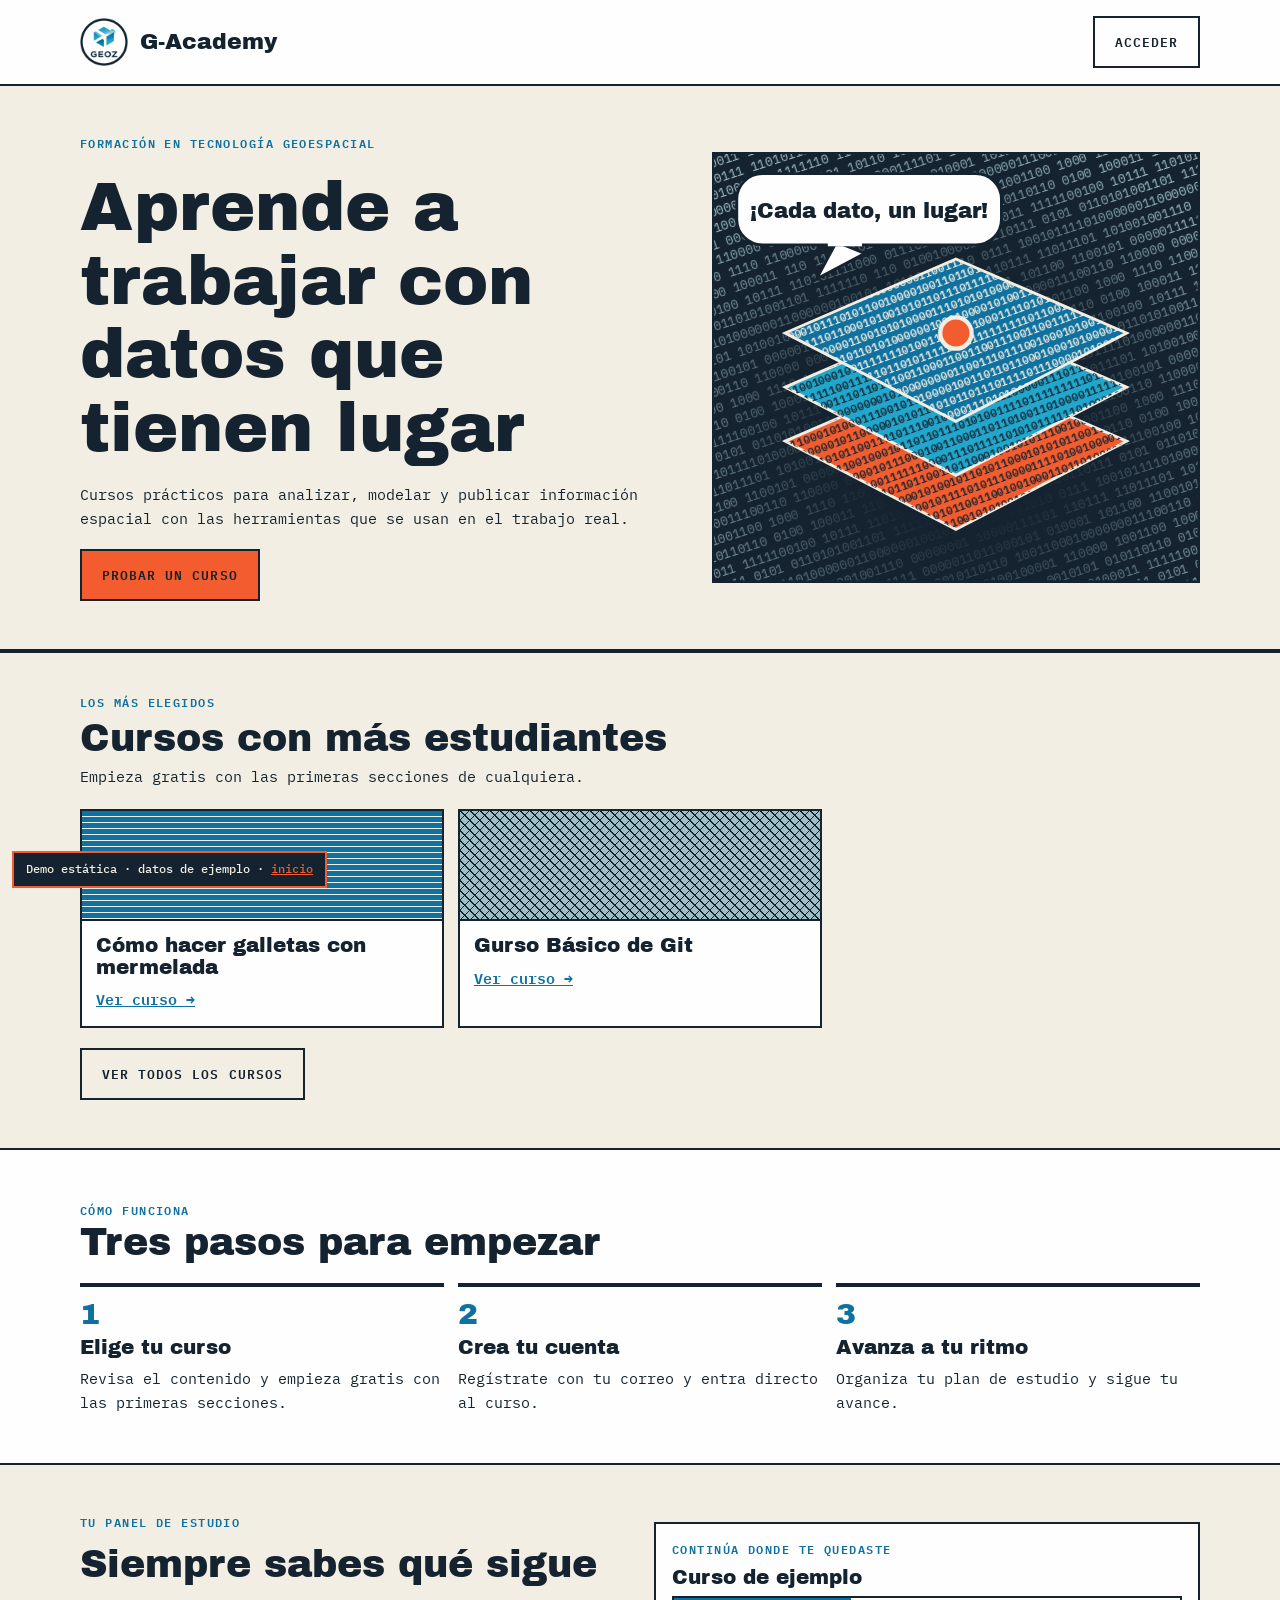
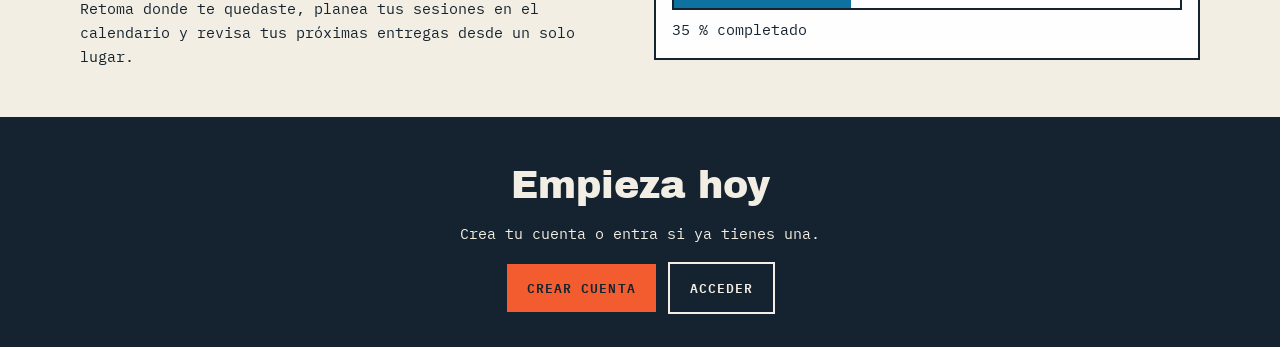
<file: index.html>
<!doctype html><html lang="es"><meta charset="utf-8"><title>G-Academy</title>
<meta http-equiv="refresh" content="0; url=demo/index.html">
<a href="demo/index.html">Ir a la demo de G-Academy</a></html>
</file>
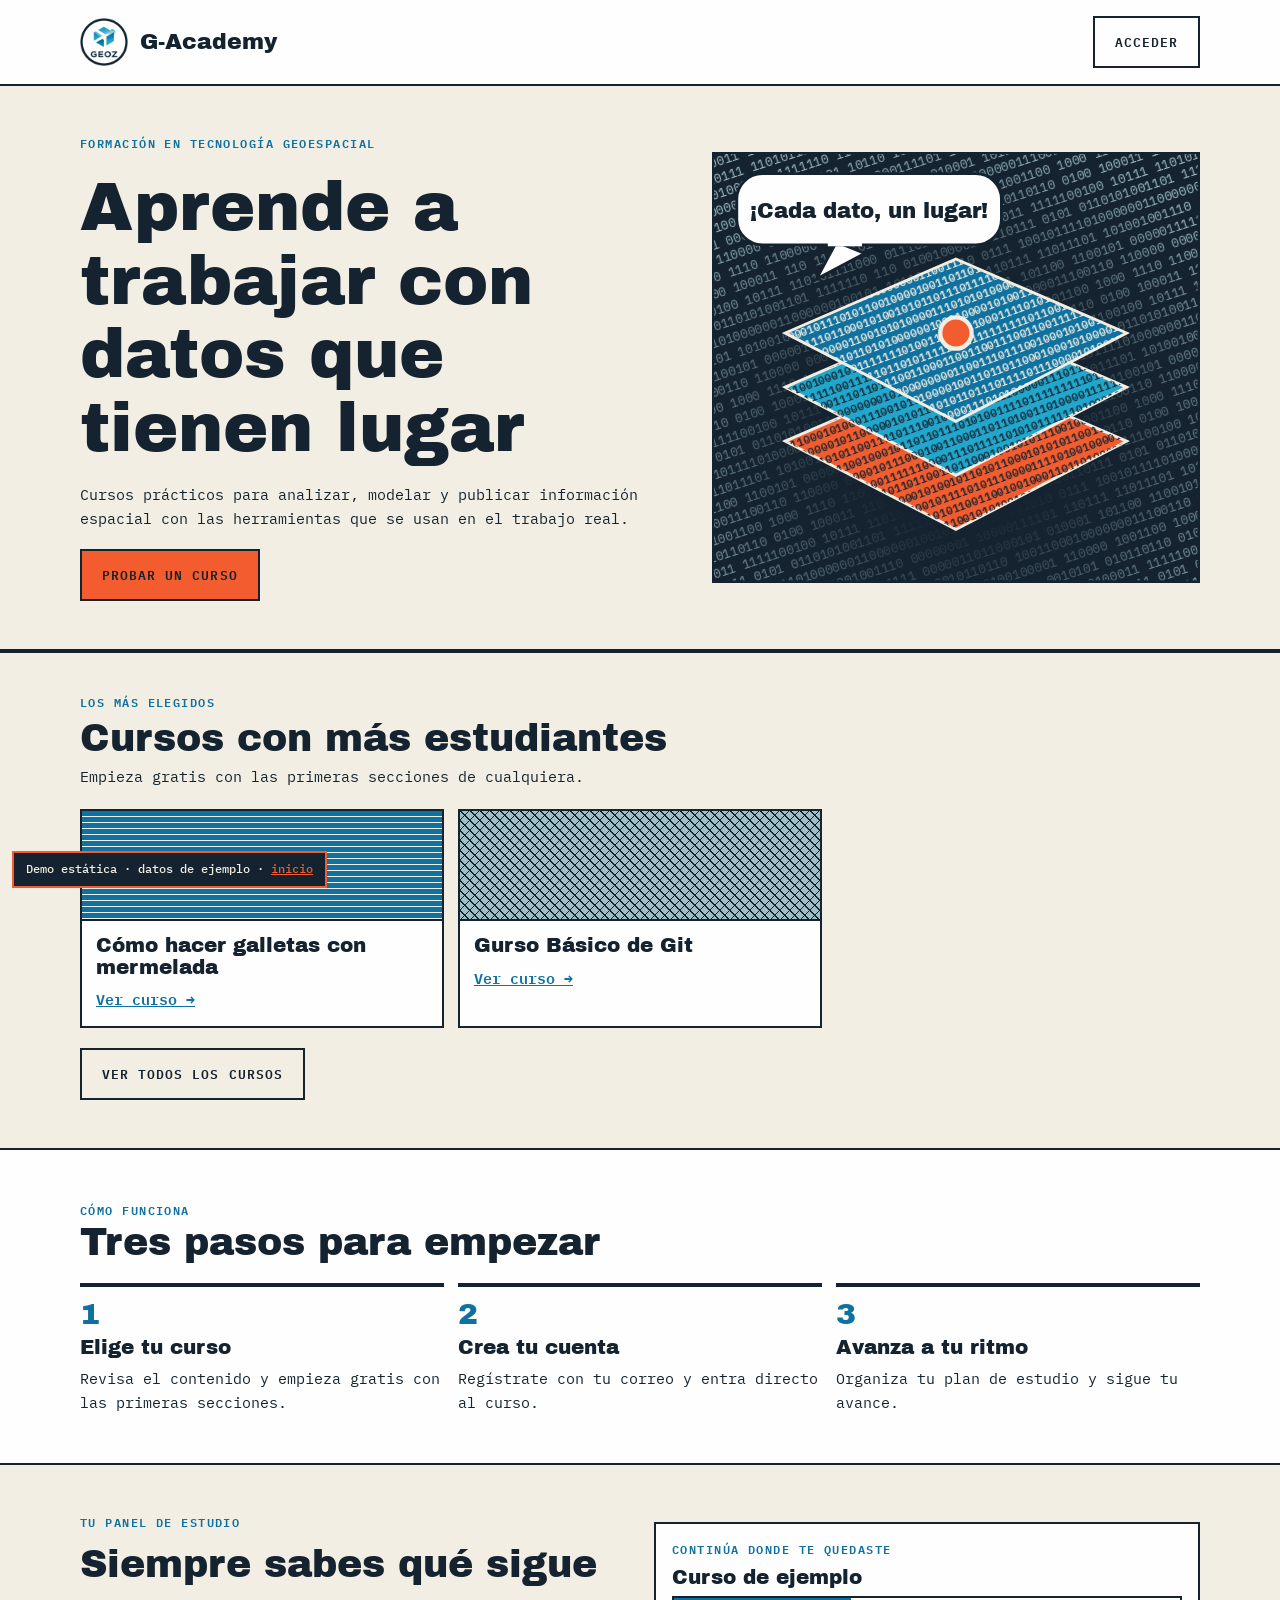
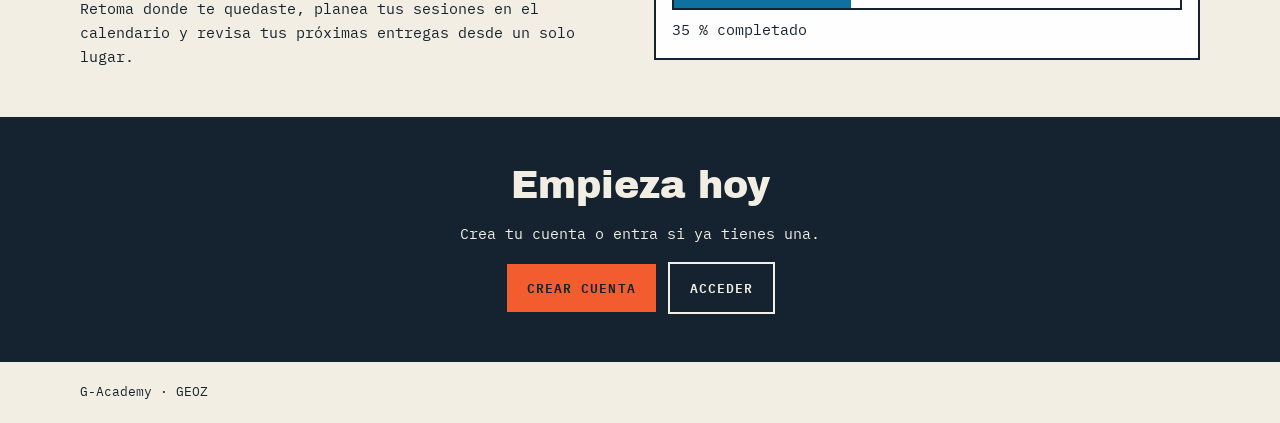
<file: demo/index.html>
<!doctype html><html lang="es"><head><meta charset="utf-8"><meta name="viewport" content="width=device-width,initial-scale=1"><title>G-Academy</title><link rel="icon" type="image/png" href="recursos/favicon-png-7e6f3d9d.png"><link rel="preconnect" href="https://fonts.googleapis.com"><link rel="preconnect" href="https://fonts.gstatic.com" crossorigin><link href="https://fonts.googleapis.com/css2?family=Archivo+Black&family=IBM+Plex+Mono:wght@400;500;600&display=swap" rel="stylesheet"><link rel="stylesheet" href="recursos/geoz-css-666b31b8.css"></head><body><header class="head"><div class="wrap"><a class="brand" href="index.html"><img src="recursos/logo-principal-png-af5bd5e1.png" alt="Logotipo de GEOZ" width="48" height="48">G-Academy</a><a class="btn ghost" href="acceso.html">Acceder</a></div></header><main><section class="hero"><div class="wrap"><div class="txt"><span class="label">Formación en tecnología geoespacial</span><h1>Aprende a trabajar con datos que tienen lugar</h1><p>Cursos prácticos para analizar, modelar y publicar información espacial con las herramientas que se usan en el trabajo real.</p><div class="acts"><a class="btn accent" href="#populares">Probar un curso</a></div></div><div class="art"><svg viewBox="0 0 340 300" preserveAspectRatio="xMidYMid slice" role="img" aria-label="Viñeta: capas de un mapa sombreadas con código binario y un globo que dice: cada dato tiene un lugar.">
    <defs>
      <pattern id="h1" width="270" height="88" patternUnits="userSpaceOnUse" patternTransform="rotate(-18)"><text x="0" y="9" class="bin" font-size="9" fill="#A0BEC6" textLength="270" lengthAdjust="spacing" xml:space="preserve">011 110 11001101 010011 0010101 010110110 0100 100</text><text x="0" y="20" class="bin" font-size="9" fill="#A0BEC6" textLength="270" lengthAdjust="spacing" xml:space="preserve">111 110101111000 011101 110010100011 1111100100 10</text><text x="0" y="31" class="bin" font-size="9" fill="#A0BEC6" textLength="270" lengthAdjust="spacing" xml:space="preserve">001101 1111110 110 010010000100110111 0101 0110101</text><text x="0" y="42" class="bin" font-size="9" fill="#A0BEC6" textLength="270" lengthAdjust="spacing" xml:space="preserve">011000000100101 10110 101010 0111 1001011110100000</text><text x="0" y="53" class="bin" font-size="9" fill="#A0BEC6" textLength="270" lengthAdjust="spacing" xml:space="preserve">1001110 00000001 10000111101 110111 11011101 10100</text><text x="0" y="64" class="bin" font-size="9" fill="#A0BEC6" textLength="270" lengthAdjust="spacing" xml:space="preserve">00011111 0000011011000101 010001 101100 1100101 00</text><text x="0" y="75" class="bin" font-size="9" fill="#A0BEC6" textLength="270" lengthAdjust="spacing" xml:space="preserve">00 00001110010110110 100110001000000011100110 1100</text><text x="0" y="86" class="bin" font-size="9" fill="#A0BEC6" textLength="270" lengthAdjust="spacing" xml:space="preserve">0 1100000 1110000100100001 110000 1001100 1000 111</text></pattern>
      <pattern id="h2" width="240" height="72" patternUnits="userSpaceOnUse" patternTransform="rotate(-20)"><text x="0" y="7" class="bin" font-size="8" font-weight="600" fill="#14232F" textLength="240" lengthAdjust="spacing" xml:space="preserve">00101100000101011001100100100011011010000000000000</text><text x="0" y="16" class="bin" font-size="8" font-weight="600" fill="#14232F" textLength="240" lengthAdjust="spacing" xml:space="preserve">01011001111011100101010010111000001110111101111011</text><text x="0" y="25" class="bin" font-size="8" font-weight="600" fill="#14232F" textLength="240" lengthAdjust="spacing" xml:space="preserve">01100100010110110111010100111101111111110111100100</text><text x="0" y="34" class="bin" font-size="8" font-weight="600" fill="#14232F" textLength="240" lengthAdjust="spacing" xml:space="preserve">00100010111000100110001101101001101000011111111001</text><text x="0" y="43" class="bin" font-size="8" font-weight="600" fill="#14232F" textLength="240" lengthAdjust="spacing" xml:space="preserve">11111001111110000111011111010101111110100011110100</text><text x="0" y="52" class="bin" font-size="8" font-weight="600" fill="#14232F" textLength="240" lengthAdjust="spacing" xml:space="preserve">10001110110110011011000100101011100100111110111000</text><text x="0" y="61" class="bin" font-size="8" font-weight="600" fill="#14232F" textLength="240" lengthAdjust="spacing" xml:space="preserve">00100000000101001011010110001010101100111111001110</text><text x="0" y="70" class="bin" font-size="8" font-weight="600" fill="#14232F" textLength="240" lengthAdjust="spacing" xml:space="preserve">01010001110010111101011100001111010010000110111100</text></pattern>
      <pattern id="h3" width="240" height="72" patternUnits="userSpaceOnUse" patternTransform="rotate(-20)"><text x="0" y="7" class="bin" font-size="8" font-weight="600" fill="#F2EEE3" textLength="240" lengthAdjust="spacing" xml:space="preserve">11011101100010100101011011101111011100001010011000</text><text x="0" y="16" class="bin" font-size="8" font-weight="600" fill="#F2EEE3" textLength="240" lengthAdjust="spacing" xml:space="preserve">10111000011001010100001110101010000001001001011000</text><text x="0" y="25" class="bin" font-size="8" font-weight="600" fill="#F2EEE3" textLength="240" lengthAdjust="spacing" xml:space="preserve">00000001011010100000010011000010100111011101101001</text><text x="0" y="34" class="bin" font-size="8" font-weight="600" fill="#F2EEE3" textLength="240" lengthAdjust="spacing" xml:space="preserve">11101111011111110100111100110001111010111010111011</text><text x="0" y="43" class="bin" font-size="8" font-weight="600" fill="#F2EEE3" textLength="240" lengthAdjust="spacing" xml:space="preserve">00110100111101101011111101111111111011001110100011</text><text x="0" y="52" class="bin" font-size="8" font-weight="600" fill="#F2EEE3" textLength="240" lengthAdjust="spacing" xml:space="preserve">10111000110111001100011001100111001100111110101110</text><text x="0" y="61" class="bin" font-size="8" font-weight="600" fill="#F2EEE3" textLength="240" lengthAdjust="spacing" xml:space="preserve">01110111111110000000001100111011100100010100101111</text><text x="0" y="70" class="bin" font-size="8" font-weight="600" fill="#F2EEE3" textLength="240" lengthAdjust="spacing" xml:space="preserve">00001011101011001000010011011011000100010100001101</text></pattern>
      <radialGradient id="hf" cx="50%" cy="65%" r="70%"><stop offset="30%" stop-color="#fff" stop-opacity="0"/><stop offset="100%" stop-color="#fff"/></radialGradient>
      <mask id="hm"><rect width="340" height="300" fill="url(#hf)"/></mask>
    </defs>
    <rect width="340" height="300" fill="#14232F"/><rect width="340" height="300" fill="url(#h1)" mask="url(#hm)"/>
    <path id="l3" d="M170 150l120 52-120 62-120-62z" fill="#F25C2E" stroke="#F2EEE3" stroke-width="2"/><path d="M170 150l120 52-120 62-120-62z" fill="url(#h2)"/>
    <path d="M170 112l120 52-120 62-120-62z" fill="#21A6CC" stroke="#F2EEE3" stroke-width="2"/><path d="M170 112l120 52-120 62-120-62z" fill="url(#h2)"/>
    <path d="M170 74l120 52-120 62-120-62z" fill="#0F719F" stroke="#F2EEE3" stroke-width="2"/><path d="M170 74l120 52-120 62-120-62z" fill="url(#h3)"/>
    <circle cx="170" cy="126" r="11" fill="#F25C2E" stroke="#F2EEE3" stroke-width="3"/>
    <path d="M86 62l-14 26 34-18z" fill="#FEFEFE" stroke="#14232F" stroke-width="2"/>
    <rect x="16" y="14" width="186" height="50" rx="18" fill="#FEFEFE" stroke="#14232F" stroke-width="2"/><path d="M80 63h24" stroke="#FEFEFE" stroke-width="4"/>
    <text x="109" y="45" text-anchor="middle" class="art-t" font-size="15" fill="#14232F">¡Cada dato, un lugar!</text>
  </svg></div></div></section><section class="pills-sec" id="populares"><div class="wrap"><header><span class="label">Los más elegidos</span><h2>Cursos con más estudiantes</h2><p>Empieza gratis con las primeras secciones de cualquiera.</p></header><div class="courses"><article class="course"><div class="cover p-lines c-steel"></div><div class="body"><h3><a href="curso-3.html" style="color:inherit;text-decoration:none">Cómo hacer galletas con mermelada</a></h3><a class="more" href="curso-3.html">Ver curso →</a></div></article><article class="course"><div class="cover p-cross c-mist"></div><div class="body"><h3><a href="curso-2.html" style="color:inherit;text-decoration:none">Gurso Básico de Git</a></h3><a class="more" href="curso-2.html">Ver curso →</a></div></article></div><p style="margin-top:20px"><a class="btn ghost" href="catalogo-publico.html">Ver todos los cursos</a></p></div></section><section class="band"><div class="wrap"><span class="label">Cómo funciona</span><h2>Tres pasos para empezar</h2><div class="steps"><div class="step"><b>1</b><h3>Elige tu curso</h3><p>Revisa el contenido y empieza gratis con las primeras secciones.</p></div><div class="step"><b>2</b><h3>Crea tu cuenta</h3><p>Regístrate con tu correo y entra directo al curso.</p></div><div class="step"><b>3</b><h3>Avanza a tu ritmo</h3><p>Organiza tu plan de estudio y sigue tu avance.</p></div></div></div></section><section class="feature"><div class="wrap"><div class="txt"><span class="label">Tu panel de estudio</span><h2>Siempre sabes qué sigue</h2><p>Retoma donde te quedaste, planea tus sesiones en el calendario y revisa tus próximas entregas desde un solo lugar.</p></div><div class="demoBox" role="img" aria-label="Ejemplo del panel: curso con 35 por ciento de avance"><span class="label">Continúa donde te quedaste</span><h3>Curso de ejemplo</h3><div class="meter"><i></i></div><span>35 % completado</span></div></div></section><section class="cta"><div class="wrap"><h2>Empieza hoy</h2><p>Crea tu cuenta o entra si ya tienes una.</p><div class="acts"><a class="btn accent" href="registro.html">Crear cuenta</a><a class="btn ghost" href="acceso.html">Acceder</a></div></div></section></main><footer><div class="wrap">G-Academy · GEOZ</div></footer><script src="recursos/demo.js"></script></body></html>
</file>
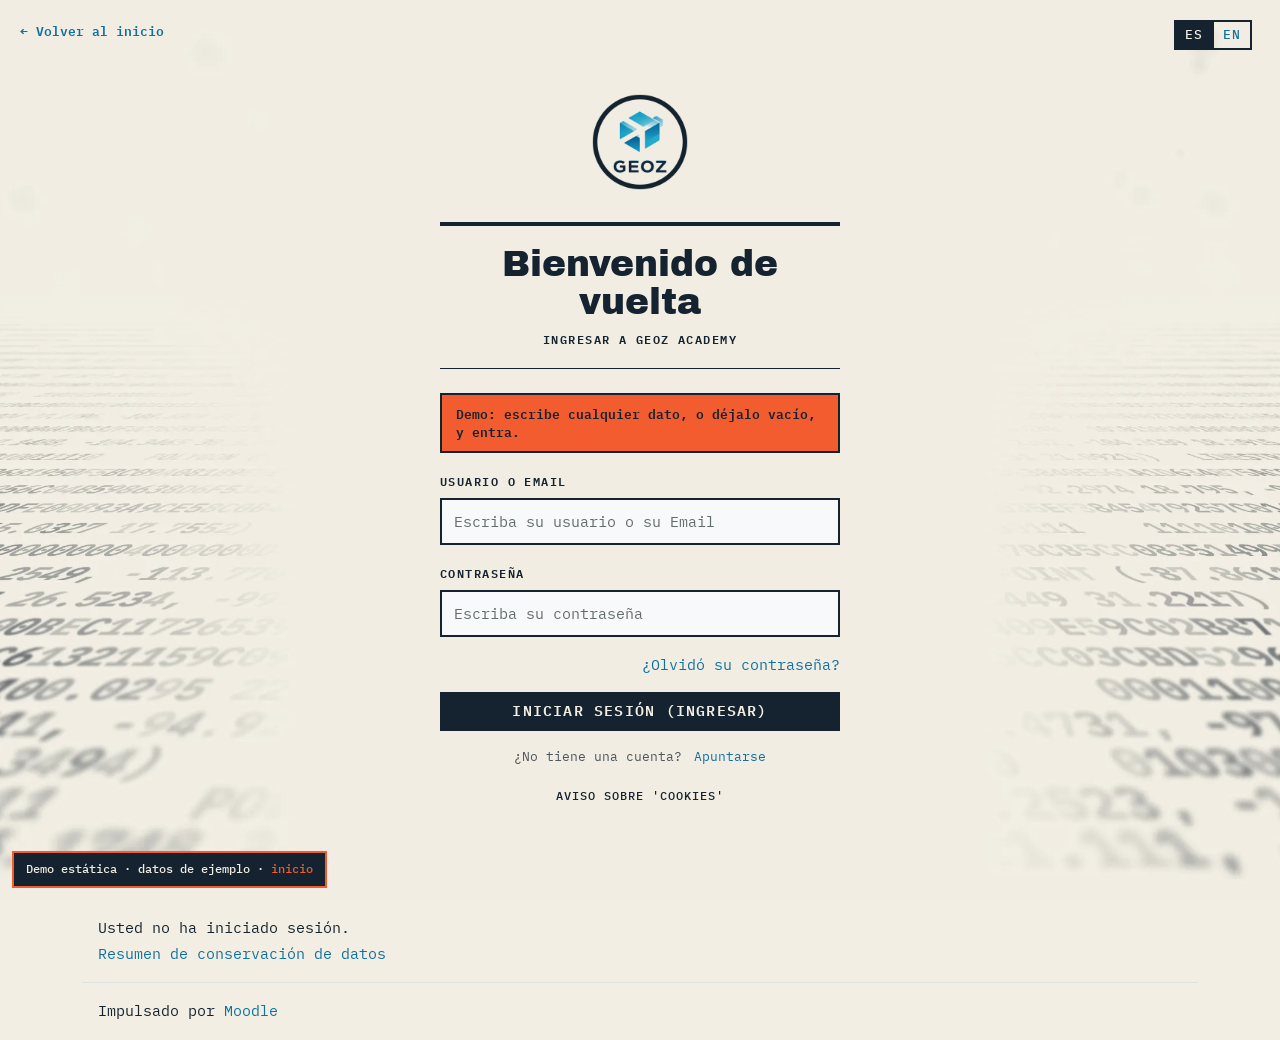
<file: demo/acceso.html>
<!DOCTYPE html>

<html  dir="ltr" lang="es-mx" xml:lang="es-mx">
<head>
    <title>Ingresar al sitio | G-Academy</title>
    <link rel="shortcut icon" href="recursos/favicon-png-70ead0fc.png" />
    <link rel="stylesheet" href="recursos/login-css-fea83307.css"><meta http-equiv="Content-Type" content="text/html; charset=utf-8" />
<meta name="keywords" content="moodle, Ingresar al sitio | G-Academy" />
<link rel="stylesheet" type="text/css" href="recursos/all-131608db.css" />


<link rel="preconnect" href="https://fonts.googleapis.com">
<link rel="preconnect" href="https://fonts.gstatic.com" crossorigin>
<link href="https://fonts.googleapis.com/css2?family=Archivo+Black&family=IBM+Plex+Mono:wght@400;500;600&display=swap" rel="stylesheet"><meta name="robots" content="noindex" />
    <meta name="viewport" content="width=device-width, initial-scale=1.0">
</head>
<body  id="page-login-index" class="format-site  path-login dir-ltr lang-es_mx yui-skin-sam yui3-skin-sam localhost--8080 pagelayout-login course-1 context-1 notloggedin theme ">
<div class="toast-wrapper mx-auto py-0 fixed-top" role="status" aria-live="polite"></div>

<div id="page-wrapper">

    <div>
    <a class="visually-hidden-focusable" href="#maincontent">Saltar al contenido principal</a>
</div>



<a class="gzback" href="index.html"><span aria-hidden="true">←</span> Volver al inicio</a><nav class="gzlang" aria-label="Idioma / Language"><a href="acceso.html" lang="es" aria-current="true">ES</a><a href="acceso.html" lang="en">EN</a></nav>

    <div id="page" class="mt-0">
        <div id="page-content" class="min-vh-100 row g-0">
            <aside class="login-layout-left col-lg-6 d-none d-lg-flex">
                <div class="login-layout-left-content">
                        <h1 class="h2 mb-3">Bienvenido a Moodle</h1>
                        <div class="mx-auto mb-4 text-start">
                            Su viaje de aprendizaje inicia aquí. Acceda a cursos, conéctese con sus pares y logre sus objetivos.
                        </div>
                        <p class="mx-auto mb-4">Usted es parte de una comunidad global de aprendizaje</p>
                        <div class="login-layout-stats">
                            <div class="login-layout-stat">
                                <strong class="login-layout-stat-value">500M</strong>
                                <span>usuarios</span>
                            </div>
                            <div class="login-layout-stat">
                                <strong class="login-layout-stat-value">150K</strong>
                                <span>sitios</span>
                            </div>
                            <div class="login-layout-stat">
                                <strong class="login-layout-stat-value">200+</strong>
                                <span>países</span>
                            </div>
                        </div>
                </div>
            </aside>
            <div id="region-main" class="login-layout-right col-12 col-lg-6">
                <div id="region-main-box" class="login-layout-right-content">
                    <div class="login-container">
                        <div role="main"><span id="maincontent" tabindex="-1"></span><div class="loginform">
    <h1 class="h2">Bienvenido de vuelta</h1>
    <p class="text-muted mb-4">Ingresar a GEOZ Academy</p>
        <form class="login-form" action="acceso.html" data-demo-form="acceso" method="post" id="login">
            <input id="anchor" type="hidden" name="anchor" value="">
            
            <input type="hidden" name="logintoken" value="">
            <div class="login-form-username mb-3">
                <label for="username" class="form-label">
                        Usuario o Email
                </label>
                <input type="text" name="username" id="username" class="form-control" value="" placeholder="Escriba su usuario o su Email" autocomplete="username">
            </div>
            <div class="login-form-password mb-3">
                <label for="password" class="form-label">Contraseña</label>
                <input type="password" name="password" id="password" value="" class="form-control" placeholder="Escriba su contraseña" autocomplete="current-password">
            </div>
            <div class="text-end mb-3">
                <a href="#" data-demo="no">¿Olvidó su contraseña?</a>
            </div>
            <div class="login-form-submit mb-3">
                <button class="btn btn-primary w-100" type="submit" id="loginbtn">Iniciar sesión (ingresar)</button>
            </div>
        </form>
            <div class="text-center small mb-3">
                    <span class="text-muted me-1">¿No tiene una cuenta?</span>
                <a href="registro.html">Apuntarse</a>
            </div>
        <div class="login-languagemenu d-flex justify-content-center my-5">
            <div class="action-menu moodle-actionmenu" id="action-menu-0" data-enhance="moodle-core-actionmenu">
            
                    <div class="menubar d-flex " id="action-menu-0-menubar">
            
                        
            
            
                            <div class="action-menu-trigger">
                                <div class="dropdown">
                                    <a
                                        href="#"
                                        tabindex="0"
                                        class=" dropdown-toggle icon-no-margin"
                                        id="action-menu-toggle-0"
                                        aria-label="Español - México ‎(es_mx)‎"
                                        data-bs-toggle="dropdown"
                                        role="button"
                                        aria-haspopup="true"
                                        aria-expanded="false"
                                        aria-controls="action-menu-0-menu"
                                    >
                                        
                                        Español - México ‎(es_mx)‎
                                            
                                        <b class="caret"></b>
                                    </a>
                                        <div class="dropdown-menu menu dropdown-menu-end" id="action-menu-0-menu" data-rel="menu-content" aria-labelledby="action-menu-toggle-0" role="menu">
                                                                                        <a href="acceso.html" class="dropdown-item menu-action" data-lang="en" lang="en" role="menuitem" tabindex="-1" >
                                            <span class="menu-action-text">English ‎(en)‎</span>
                                    </a>
                                                                                        <a href="#" class="dropdown-item menu-action" role="menuitem" tabindex="-1" >
                                            <span class="menu-action-text">Español - México ‎(es_mx)‎</span>
                                    </a>
                                        </div>
                                </div>
                            </div>
            
                    </div>
            
            </div>
        </div>
    <div class="login-cookiesnotice text-center">
        <button type="button" class="btn btn-link p-0"  data-modal="alert" data-modal-title-str='["cookiesenabled", "core"]'  data-modal-content-str='["cookiesenabled_help_html", "core"]'>Aviso sobre 'cookies'</button>
    </div>
</div></div>
                    </div>
                </div>
            </div>
        </div>
    </div>
    
    <footer id="page-footer" class="footer-popover bg-white">
        <div data-region="footer-container-popover">
            <button class="btn btn-icon rounded-circle bg-secondary btn-footer-popover" data-action="footer-popover" aria-label="Mostrar pie de página">
                <i class="icon fa fa-question fa-fw " aria-hidden="true" ></i>
            </button>
        </div>
        <div class="footer-content-popover container" data-region="footer-content-popover">
            <div class="footer-section p-3 border-bottom">
                <div class="logininfo">
                    <div class="logininfo">Usted no ha iniciado sesión.</div>
                </div>
                <div class="tool_usertours-resettourcontainer">
                </div>
                <div class="tool_dataprivacy"><a href="#" data-demo="no">Resumen de conservación de datos</a></div>
                





            </div>
            <div class="footer-section p-3">
                <div>Impulsado por <a href="https://moodle.com">Moodle</a></div>
            </div>
        </div>
    
        <div class="footer-content-debugging footer-dark bg-dark text-light">
            <div class="container-fluid footer-dark-inner">
                
            </div>
        </div>
    </footer>
</div>


<script src="recursos/demo.js"></script></body></html>
</file>
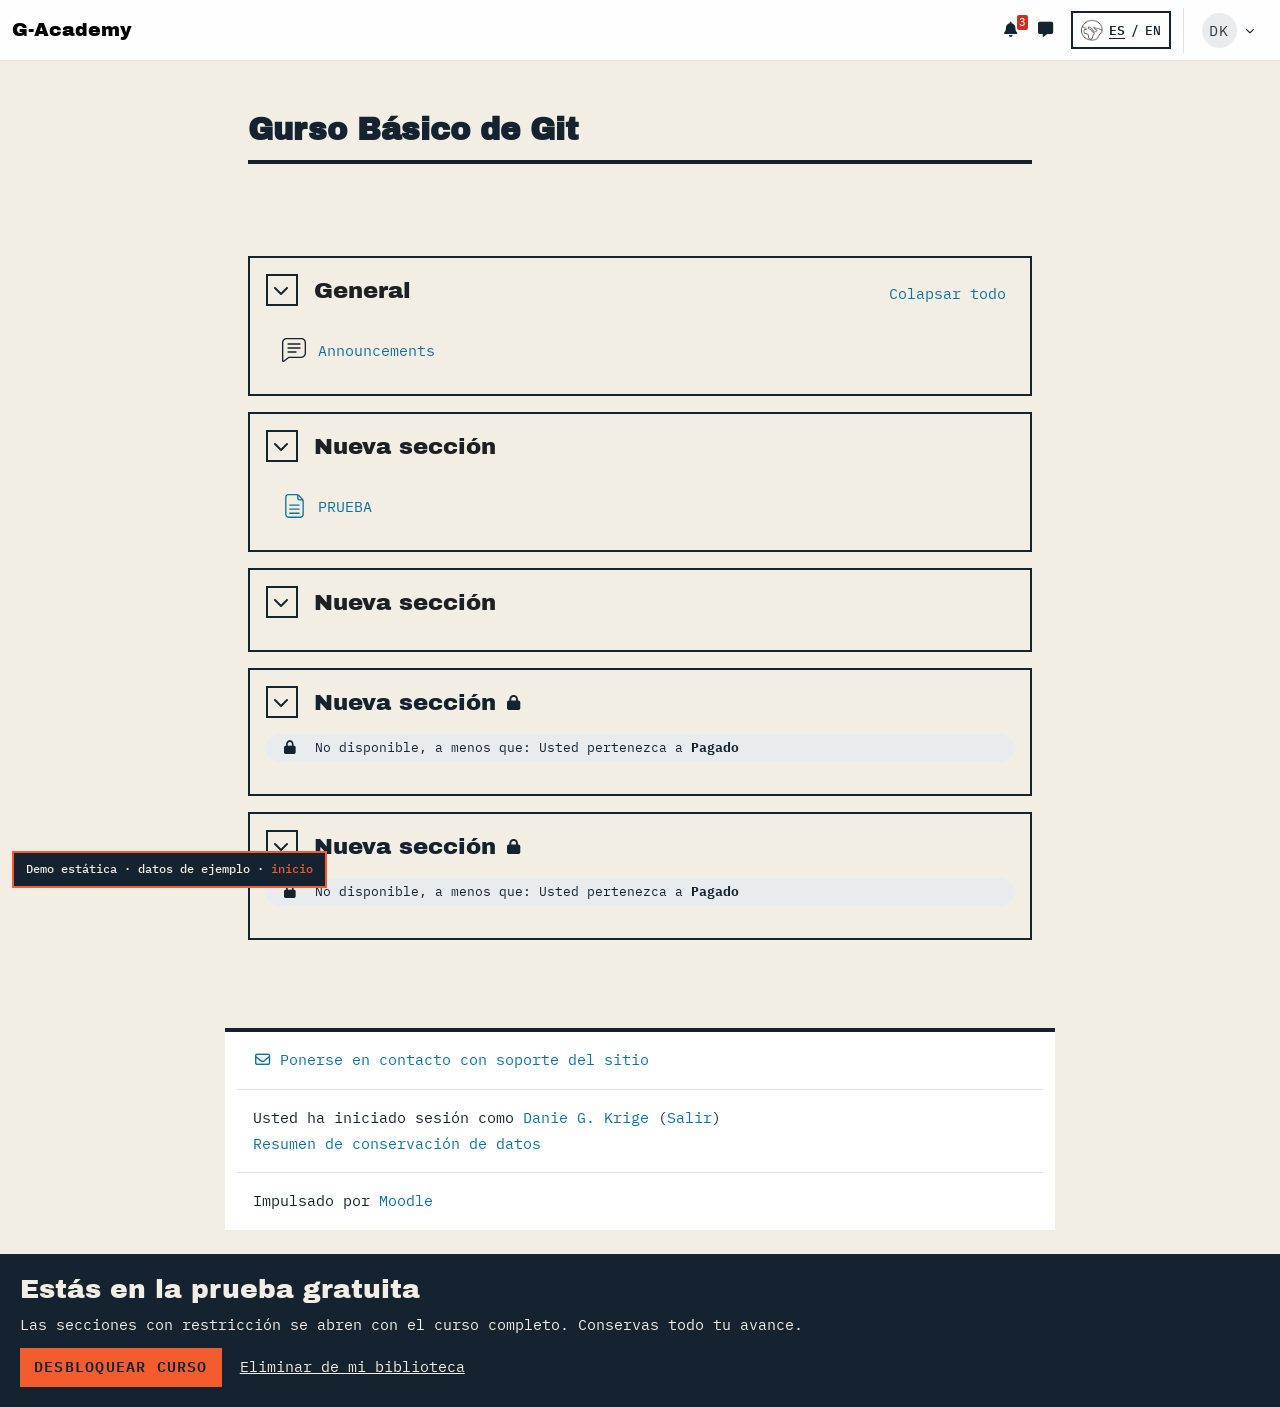
<file: demo/aula-2.html>
<!DOCTYPE html>

<html  dir="ltr" lang="es-mx" xml:lang="es-mx">
<head>
    <title>Curso: Gurso Básico de Git | G-Academy</title>
    <link rel="shortcut icon" href="recursos/favicon-png-70ead0fc.png" />
    <meta http-equiv="Content-Type" content="text/html; charset=utf-8" />
<meta name="keywords" content="moodle, Curso: Gurso Básico de Git | G-Academy" />
<link rel="stylesheet" type="text/css" href="recursos/all-131608db.css" />


<link rel="preconnect" href="https://fonts.googleapis.com">
<link rel="preconnect" href="https://fonts.gstatic.com" crossorigin>
<link href="https://fonts.googleapis.com/css2?family=Archivo+Black&family=IBM+Plex+Mono:wght@400;500;600&display=swap" rel="stylesheet">
    <meta name="viewport" content="width=device-width, initial-scale=1.0">
</head>
<body  id="page-course-view-topics" class="format-topics limitedwidth  path-course path-course-view dir-ltr lang-es_mx yui-skin-sam yui3-skin-sam localhost--8080 pagelayout-course course-2 context-22 category-1 theme uses-drawers drawer-open-index">
<div class="toast-wrapper mx-auto py-0 fixed-top" role="status" aria-live="polite"></div>
<div id="page-wrapper" class="d-print-block">

    <div>
    <a class="visually-hidden-focusable" href="#maincontent">Saltar al contenido principal</a>
</div>





    <nav class="navbar fixed-top bg-body navbar-expand" aria-label="Navegación del sitio">
        <div class="container-fluid">
            <button class="navbar-toggler aabtn d-block d-md-none px-1 my-1 border-0" data-toggler="drawers" data-action="toggle" data-target="theme_boost-drawers-primary">
                <span class="navbar-toggler-icon"></span>
                <span class="visually-hidden">Pánel lateral</span>
            </button>
    
            <a href="panel.html" class="navbar-brand d-none d-md-flex align-items-center m-0 me-4 p-0 aabtn">
    
                    G-Academy
            </a>
                <div class="primary-navigation">
                    <nav class="moremenu navigation">
                        <ul id="moremenu-6aef74b44f3e5-navbar-nav" role="menubar" class="nav more-nav navbar-nav">
                                    <li data-key="myhome" class="nav-item" role="none" data-forceintomoremenu="false">
                                                <a role="menuitem" class="nav-link  "
                                                    href="panel.html"
                                                    
                                                    
                                                    data-disableactive="true"
                                                    tabindex="-1"
                                                >
                                                    Tablero
                                                </a>
                                    </li>
                            <li role="none" class="nav-item dropdown dropdownmoremenu d-none" data-region="morebutton">
                                <a class="dropdown-toggle nav-link " href="#" id="moremenu-dropdown-6aef74b44f3e5" role="menuitem" data-bs-toggle="dropdown" aria-haspopup="true" aria-expanded="false" tabindex="-1">
                                    Más
                                </a>
                                <ul class="dropdown-menu dropdown-menu-start" data-region="moredropdown" aria-labelledby="moremenu-dropdown-6aef74b44f3e5" role="menu">
                                </ul>
                            </li>
                        </ul>
                    </nav>
                </div>
    
    
            <div id="usernavigation" class="navbar-nav ms-auto h-100">
                
                <div class="popover-region collapsed popover-region-notifications"
    id="nav-notification-popover-container" data-userid="4"
    data-region="popover-region">
    <div class="popover-region-toggle nav-link icon-no-margin"
        data-region="popover-region-toggle"
        aria-controls="popover-region-container-6aef74b4507a06aef74b44f7142"
        aria-haspopup="true"
        aria-expanded="false"
        aria-label="  Mostrar ventana de notificación con 3 notificaciones nuevas  "
        title="  Mostrar ventana de notificación con 3 notificaciones nuevas  "
        tabindex="0"
        role="button">
                <i class="icon fa fa-bell fa-fw " aria-hidden="true" ></i>
        <div
            class="count-container "
            data-region="count-container"
            aria-hidden=true
        >
            3
        </div>

    </div>
    <div         aria-modal="true"
        tabindex="-1"

        id="popover-region-container-6aef74b4507a06aef74b44f7142"
        class="popover-region-container"
        data-region="popover-region-container"
        aria-hidden="true"
        aria-label="Ventana de notificación"
        role="dialog">
        <div class="popover-region-header-container">
            <h3 class="popover-region-header-text" data-region="popover-region-header-text">Notificaciones</h3>
            <div class="popover-region-header-actions" data-region="popover-region-header-actions">        <a class="mark-all-read-button btn btn-sm btn-link m-0 py-0 icon-no-margin"
           href="#"
           title="Marcar todo como leído"
           data-action="mark-all-read"
           role="button"
           aria-label="Marcar todo como leído">
            <span class="normal-icon"><i class="icon fa fa-check fa-fw " aria-hidden="true" ></i></span>
            <span class="loading-icon icon-no-margin ">
                <i class="icon fa fa-spinner fa-spin fa-fw "  title="Cargando" role="img" aria-label="Cargando"></i>
            </span>
            <span aria-live="polite" class="visually-hidden" data-region="notification-read-feedback"></span>
        </a>
            <a href="#" data-demo="no"
               title="Preferencias de notificación"
               aria-label="Preferencias de notificación"
               class="btn btn-sm btn-link m-0 py-0 icon-no-margin" >
                <i class="icon fa fa-gear fa-fw " aria-hidden="true" ></i></a>
        <button type="button" class="btn btn-sm btn-link m-0 py-0 icon-no-margin" aria-label="Cerrar" title="Cerrar" data-action="close-notification-popover">
            <i class="icon fa fa-xmark fa-fw " aria-hidden="true" ></i>
        </button>
</div>
        </div>
        <div class="popover-region-content-container" data-region="popover-region-content-container">
            <div class="popover-region-content" data-region="popover-region-content">
                        <div class="all-notifications"
            data-region="all-notifications"
            role="log"
            aria-busy="false"
            aria-atomic="false"
            aria-relevant="additions"></div>
        <div class="empty-message" tabindex="0" data-region="empty-message">Usted no tiene notificaciones</div>

            </div>
            <span class="loading-icon icon-no-margin ">
                <i class="icon fa fa-spinner fa-spin fa-fw "  title="Cargando" role="img" aria-label="Cargando"></i>
            </span>
        </div>
                <a class="see-all-link"
                    href="#" data-demo="no">
                    <div class="popover-region-footer-container">
                        <div class="popover-region-seeall-text">Verlo todo</div>
                    </div>
                </a>
    </div>
</div><div class="popover-region collapsed" data-region="popover-region-messages">
    <a
        id="message-drawer-toggle-6aef74b4515276aef74b44f7143"
        class="nav-link popover-region-toggle position-relative icon-no-margin"
        href="#"
        aria-label="Mostrar/Ocultar cajón de mensajería"
        title="Mostrar/Ocultar cajón de mensajería"
        role="button"
        aria-expanded="false"
        aria-describedby="unread-messages-count-6aef74b4515276aef74b44f7143"
    >
        <i class="icon fa fa-message fa-fw " aria-hidden="true" ></i>
        <div
            class="count-container hidden"
            data-region="count-container"
        >
            <span aria-hidden="true">0</span>
            <span class="visually-hidden" id="unread-messages-count-6aef74b4515276aef74b44f7143">Hay 0 conversaciones no leídas</span>
        </div>
    </a>
    <span class="visually-hidden-focusable" data-region="jumpto" tabindex="-1"></span>
</div><div class="gzlang-wrap d-flex align-items-center"><a class="gzlang" href="#" data-demo="no" aria-label="Change language to English" hreflang="en"><img src="recursos/idioma-a6b5afca.png" alt="" width="22" height="22"><b>ES</b>/<span>EN</span></a></div>
                    <div class="divider border-start h-75 align-self-center mx-1"></div>
                    <div class="d-flex align-items-stretch usermenu-container" data-region="usermenu">
                        <div class="usermenu">
                                <div class="dropdown show">
                                    <a href="#" role="button" id="user-menu-toggle" data-bs-toggle="dropdown" aria-label="Menú del usuario"
                                       aria-haspopup="true" aria-controls="user-action-menu" class="btn dropdown-toggle">
                                        <span class="userbutton">
                                            <span class="avatars">
                                                    <span class="avatar current">
                                                        <span class="userinitials size-35" title="Danie G. Krige" aria-label="Danie G. Krige" role="img">DK</span>
                                                    </span>
                                            </span>
                                        </span>
                                    </a>
                                    <div id="user-action-menu" class="dropdown-menu dropdown-menu-end">
                                        <div id="usermenu-carousel" class="carousel slide" data-touch="false" data-interval="false" data-keyboard="false">
                                            <div class="carousel-inner">
                                                <div id="carousel-item-main" class="carousel-item active" role="menu" tabindex="-1" aria-label="Usuario">
                                                            <a href="#" data-demo="no" class="dropdown-item" role="menuitem" tabindex="-1">
                                                                    
                                                                Perfil
                                                            </a>
                                                        
                                                            <a href="#" data-demo="no" class="dropdown-item" role="menuitem" tabindex="-1">
                                                                    
                                                                Calificaciones
                                                            </a>
                                                        
                                                            <a href="#" data-demo="no" class="dropdown-item" role="menuitem" tabindex="-1">
                                                                    
                                                                Calendario
                                                            </a>
                                                        
                                                            <a href="#" data-demo="no" class="dropdown-item" role="menuitem" tabindex="-1">
                                                                    
                                                                Archivos privados
                                                            </a>
                                                        
                                                            <a href="#" data-demo="no" class="dropdown-item" role="menuitem" tabindex="-1">
                                                                    
                                                                Reportes
                                                            </a>
                                                        
                                                        <div class="dropdown-divider"></div>
                                                            <a href="#" data-demo="no" class="dropdown-item" role="menuitem" tabindex="-1">
                                                                    
                                                                Preferencias
                                                            </a>
                                                        
                                                            <a href="#" class="carousel-navigation-link dropdown-item" role="menuitem" tabindex="-1" data-carousel-target-id="carousel-item-6aef74b44f5a0">
                                                                    
                                                                Idioma
                                                            </a>
                                                        <div class="dropdown-divider"></div>
                                                            <a href="index.html" class="dropdown-item" role="menuitem" tabindex="-1">
                                                                    
                                                                Salir
                                                            </a>
                                                        
                                                </div>
                                                    <div id="carousel-item-6aef74b44f5a0" role="menu" class="carousel-item submenu" tabindex="-1" aria-label="Selector de idioma">
                                                        <div class="d-flex flex-column h-100">
                                                            <div class="header">
                                                                <button type="button" class="btn btn-icon carousel-navigation-link text-decoration-none text-body" data-carousel-target-id="carousel-item-main" aria-label="Regresar al menú del usuario">
                                                                    <span class="dir-rtl-hide"><img class="icon " alt="" aria-hidden="true" src="recursos/arrow-left-9c67092f.svg" /></span>
                                                                    <span class="dir-ltr-hide"><img class="icon " alt="" aria-hidden="true" src="recursos/arrow-right-0c500577.svg" /></span>
                                                                </button>
                                                                <span class="ps-2" id="carousel-item-title-6aef74b44f5a0">Selector de idioma</span>
                                                            </div>
                                                            <div class="dropdown-divider"></div>
                                                            <div class="items h-100 overflow-auto" role="menu" aria-labelledby="carousel-item-title-6aef74b44f5a0">
                                                                        <a href="aula-2.html" class="dropdown-item ps-5" role="menuitem" tabindex="-1" 
                                                                            lang="en" >
                                                                            English ‎(en)‎
                                                                        </a>
                                                                        <a href="#" class="dropdown-item ps-5" role="menuitem" tabindex="-1" aria-current="true"
                                                                            >
                                                                            Español - México ‎(es_mx)‎
                                                                        </a>
                                                            </div>
                                                        </div>
                                                    </div>
                                            </div>
                                        </div>
                                    </div>
                                </div>
                        </div>
                    </div>
            </div>
        </div>
    </nav>
    

<div  class="drawer drawer-left drawer-primary d-print-none not-initialized" data-region="fixed-drawer" id="theme_boost-drawers-primary" data-preference="" data-state="show-drawer-primary" data-forceopen="0" data-close-on-resize="1">
    <div class="drawerheader">
        <div class="drawerheading">
                    <a
            href="panel.html"
            title="G-Academy"
            data-region="site-home-link"
            class="aabtn text-reset d-flex align-items-center h-100"
        >
                <span class="sitename" title="G-Academy">G-Academy</span>
        </a>

        </div>
        <div class="draweractions">
            <div class="drawerheadercontent">
                
            </div>
            <button
                class="btn btn-icon icon-size-3 drawertoggle"
                data-toggler="drawers"
                data-action="closedrawer"
                data-target="theme_boost-drawers-primary"
                data-bs-toggle="tooltip"
                data-bs-placement="right"
                title="Cerrar cajón"
                aria-label="Cerrar cajón"
            >
                    <i class="icon fa fa-xmark fa-fw " aria-hidden="true" ></i>
            </button>
        </div>
    </div>
    <div class="drawercontent drag-container" data-usertour="scroller">
                <div class="list-group">
                <a href="panel.html" class="list-group-item list-group-item-action  " >
                    Tablero
                </a>
        </div>

    </div>
</div>
        <div  class="drawer drawer-left d-print-none not-initialized" data-region="fixed-drawer" id="theme_boost-drawers-courseindex" data-preference="drawer-open-index" data-state="show-drawer-left" data-forceopen="0" data-close-on-resize="0">
    <div class="drawerheader">
        <div class="drawerheading">
            <div id="courseindexdrawerheading">
    <a class="aabtn m-1 courseindex-link text-truncate fw-bold" href="aula-2.html">
        Gurso Básico de Git
    </a>
</div>

        </div>
        <div class="draweractions">
            <div class="drawerheadercontent">
                                <div id="courseindexdrawercontrols" class="dropdown">
                    <button class="btn btn-icon"
                            id="courseindexdrawercontrolsmenubutton"
                            type="button"
                            data-bs-toggle="dropdown"
                            aria-haspopup="true"
                            aria-expanded="false"
                            title="Opciones del índice del curso"
                            aria-label="Opciones del índice del curso"
                            aria-controls="courseindexdrawercontrolsmenu">
                        <i class="icon fa fa-angles-down fa-fw m-0" aria-hidden="true"></i>
                    </button>
                    <div class="dropdown-menu dropdown-menu-end" role="menu" id="courseindexdrawercontrolsmenu" aria-labelledby="courseindexdrawercontrolsmenubutton">
                        <a class="dropdown-item"
                           href="#"
                           data-action="expandallcourseindexsections"
                           role="menuitem"
                        >
                            <i class="icon fa fa-angles-down fa-fw " aria-hidden="true" ></i>
                            Expandir todo
                        </a>
                        <a class="dropdown-item"
                           href="#"
                           data-action="collapseallcourseindexsections"
                           role="menuitem"
                        >
                            <span class="dir-rtl-hide"><i class="icon fa fa-angles-right fa-fw " aria-hidden="true" ></i></span>
                            <span class="dir-ltr-hide"><i class="icon fa fa-angles-left fa-fw " aria-hidden="true" ></i></span>
                            Colapsar todo
                        </a>
                    </div>
                </div>

            </div>
            <button
                class="btn btn-icon icon-size-3 drawertoggle"
                data-toggler="drawers"
                data-action="closedrawer"
                data-target="theme_boost-drawers-courseindex"
                data-bs-toggle="tooltip"
                data-bs-placement="right"
                title="Cerrar índice del curso"
                aria-label="Cerrar índice del curso"
            >
                <span class="dir-rtl-hide"><img class="icon " alt="" aria-hidden="true" src="recursos/sidebar_left-c2c98fc2.svg" /></span>
                <span class="dir-ltr-hide"><img class="icon " alt="" aria-hidden="true" src="recursos/sidebar_right-011b6e23.svg" /></span>
            </button>
        </div>
    </div>
    <div class="drawercontent drag-container" data-usertour="scroller">
                        <nav id="courseindex" class="courseindex">
    <div id="courseindex-content">
        <div data-region="loading-placeholder-content" aria-hidden="true" id="course-index-placeholder">
            <ul class="placeholders list-unstyled px-5">
                <li>
                    <div class="col-md-6 p-0 d-flex align-items-center">
                        <div class="bg-pulse-grey rounded-circle me-2"></div>
                        <div class="bg-pulse-grey w-100"></div>
                    </div>
                </li>
                <li>
                    <div class="col-md-6 p-0 d-flex align-items-center">
                        <div class="bg-pulse-grey rounded-circle me-2"></div>
                        <div class="bg-pulse-grey w-100"></div>
                    </div>
                </li>
                <li>
                    <div class="col-md-6 p-0 d-flex align-items-center">
                        <div class="bg-pulse-grey rounded-circle me-2"></div>
                        <div class="bg-pulse-grey w-100"></div>
                    </div>
                </li>
                <li>
                    <div class="col-md-6 p-0 d-flex align-items-center">
                        <div class="bg-pulse-grey rounded-circle me-2"></div>
                        <div class="bg-pulse-grey w-100"></div>
                    </div>
                </li>
            </ul>
        </div>
    </div>
</nav>

    </div>
</div>
    <div id="page" data-region="mainpage" data-usertour="scroller" class="drawers  drag-container">
        <div id="topofscroll" class="main-inner">
            <div class="drawer-toggles d-flex">
                    <div class="drawer-toggler drawer-left-toggle open-nav d-print-none">
                        <button
                            class="btn btn-icon icon-size-3"
                            data-toggler="drawers"
                            data-action="toggle"
                            data-target="theme_boost-drawers-courseindex"
                            data-bs-toggle="tooltip"
                            data-bs-placement="right"
                            title="Abrir índice del curso"
                        >
                            <span class="visually-hidden">Abrir índice del curso</span>
                            <span class="dir-rtl-hide"><img class="icon " alt="" aria-hidden="true" src="recursos/sidebar_left-c2c98fc2.svg" /></span>
                            <span class="dir-ltr-hide"><img class="icon " alt="" aria-hidden="true" src="recursos/sidebar_right-011b6e23.svg" /></span>
                        </button>
                    </div>
            </div>
            <header id="page-header" class="header-maxwidth d-print-none" data-for="page-heading">
    <div class="w-100">
        <div class="d-flex flex-wrap">
            <div id="page-navbar">
                
            </div>
            <div class="ms-auto d-flex">
                
            </div>
            <div id="course-header">
                
            </div>
        </div>
        <div class="d-flex align-items-center">
            <div class="me-auto d-flex flex-column">
                <div>
                    <div class="page-context-header d-flex flex-wrap align-items-center mb-2">
    <div class="page-header-headings">
        <h1 class="h2 mb-0">Gurso Básico de Git</h1>
    </div>
</div>
                </div>
                <div>
                </div>
            </div>
            <div class="header-actions-container ms-auto" data-region="header-actions-container">
            </div>
        </div>
        <div class="header-extras-container ms-auto" data-region="header-extras-container">
        </div>
    </div>
</header>
                <div class="secondary-navigation d-print-none">
                    <nav class="moremenu navigation">
                        <ul id="moremenu-6aef74b44f345-nav-tabs" role="menubar" class="nav more-nav nav-tabs">
                                        <li data-key="coursehome" class="nav-item" role="none" data-forceintomoremenu="false">
                                                    <a role="menuitem" class="nav-link active active_tree_node "
                                                        href="aula-2.html"
                                                        
                                                        aria-current="true"
                                                        data-disableactive="true"
                                                        
                                                    >
                                                        Curso
                                                    </a>
                                        </li>
                                        <li data-key="participants" class="nav-item" role="none" data-forceintomoremenu="false">
                                                    <a role="menuitem" class="nav-link  "
                                                        href="#" data-demo="no"
                                                        
                                                        
                                                        data-disableactive="true"
                                                        tabindex="-1"
                                                    >
                                                        Participantes
                                                    </a>
                                        </li>
                                        <li data-key="grades" class="nav-item" role="none" data-forceintomoremenu="false">
                                                    <a role="menuitem" class="nav-link  "
                                                        href="#" data-demo="no"
                                                        
                                                        
                                                        data-disableactive="true"
                                                        tabindex="-1"
                                                    >
                                                        Calificaciones
                                                    </a>
                                        </li>
                                        <li data-key="courseoverview" class="nav-item" role="none" data-forceintomoremenu="false">
                                                    <a role="menuitem" class="nav-link  "
                                                        href="#" data-demo="no"
                                                        
                                                        
                                                        data-disableactive="true"
                                                        tabindex="-1"
                                                    >
                                                        Actividades
                                                    </a>
                                        </li>
                                        <li data-key="competencies" class="nav-item" role="none" data-forceintomoremenu="false">
                                                    <a role="menuitem" class="nav-link  "
                                                        href="#" data-demo="no"
                                                        
                                                        
                                                        data-disableactive="true"
                                                        tabindex="-1"
                                                    >
                                                        Competencias
                                                    </a>
                                        </li>
                                        <li data-key="unenrolself" class="nav-item" role="none" data-forceintomoremenu="true">
                                                    <a role="menuitem" class="nav-link  "
                                                        href="#" data-demo="no"
                                                        
                                                        
                                                        data-disableactive="true"
                                                        tabindex="-1"
                                                    >
                                                        Darme de baja (des-inscribir) de este curso
                                                    </a>
                                        </li>
                            <li role="none" class="nav-item dropdown dropdownmoremenu d-none" data-region="morebutton">
                                <a class="dropdown-toggle nav-link " href="#" id="moremenu-dropdown-6aef74b44f345" role="menuitem" data-bs-toggle="dropdown" aria-haspopup="true" aria-expanded="false" tabindex="-1">
                                    Más
                                </a>
                                <ul class="dropdown-menu dropdown-menu-start" data-region="moredropdown" aria-labelledby="moremenu-dropdown-6aef74b44f345" role="menu">
                                </ul>
                            </li>
                        </ul>
                    </nav>
                </div>
            <div id="page-content" class="pb-3 d-print-block">
                <div id="region-main-box">
                    <div id="region-main">

                        <span class="notifications" id="user-notifications"></span>
                        <div role="main"><span id="maincontent" tabindex="-1"></span><div class="course-content"><div id="course-format-6aef74b4552a26aef74b44f7146">
    <h2 class="accesshide">Descripción de la sección</h2>
    
    <ul class="topics section-list" data-for="course_sectionlist">
                <li id="section-0"
                    class="section course-section main  clearfix
                             
                            "
                    data-sectionid="0"
                    data-sectionreturnnum=""
                    data-for="section"
                    data-id="1"
                    data-number="0"
                    data-sectionname="General"
                    
                >
                    <div class="section-item">
                            <div class="course-section-header d-flex"
                                 data-for="section_title"
                                 data-id="1"
                                 data-number="0"
                            >
                                            <div class="bulkselect align-self-center d-none" data-for="sectionBulkSelect">
                                                <input
                                                    id="sectionCheckbox1"
                                                    type="checkbox"
                                                    data-id="1"
                                                    data-action="toggleSelectionSection"
                                                    data-bulkcheckbox="1"
                                                >
                                                <label class="visually-hidden" for="sectionCheckbox1">
                                                     Seleccionar sección General 
                                                </label>
                                            </div>
                                                    <div class="d-flex align-items-center position-relative">
                                                        <a role="button"
                                                            data-bs-toggle="collapse"
                                                            data-for="sectiontoggler"
                                                            href="#coursecontentcollapseid1"
                                                            id="collapsesectionid1"
                                                            aria-expanded="true"
                                                            aria-controls="coursecontentcollapseid1"
                                                            class="btn btn-icon me-3 icons-collapse-expand
                                                                "
                                                            aria-label="General">
                                                        <span class="expanded-icon icon-no-margin p-2" title="Colapsar">
                                                            <i class="icon fa fa-chevron-down fa-fw " aria-hidden="true" ></i>
                                                            <span class="visually-hidden">Colapsar</span>
                                                        </span>
                                                        <span class="collapsed-icon icon-no-margin p-2" title="Expandir">
                                                            <span class="dir-rtl-hide"><i class="icon fa fa-chevron-right fa-fw " aria-hidden="true" ></i></span>
                                                            <span class="dir-ltr-hide"><i class="icon fa fa-chevron-left fa-fw " aria-hidden="true" ></i></span>
                                                            <span class="visually-hidden">Expandir</span>
                                                        </span>
                                                        </a>
                                                        <h3 class="h4 sectionname course-content-item d-flex align-self-stretch align-items-center mb-0"
                                                            id="sectionid-1-title" data-for="section_title" data-id="1" data-number="0">
                                                            <a href="#" data-demo="no">General</a>
                                                        </h3>
                                                    </div>
                                <div data-region="sectionbadges" class="sectionbadges d-flex align-items-center">
                                </div>
                                        <div class="flex-fill d-flex justify-content-end me-2 align-self-start mt-2">
                                            <a id="collapsesections"
                                               class="section-collapsemenu"
                                               href="#"
                                               aria-expanded="true"
                                               role="button"
                                               data-toggle="toggleall"
                                            >
                                                <span class="collapseall text-nowrap">Colapsar todo</span>
                                                <span class="expandall text-nowrap">Expandir todo</span>
                                            </a>
                                        </div>
                            </div>
                            <div id="coursecontentcollapseid1"
                                 class="content course-content-item-content collapse show">
                                <div class="" data-for="sectioninfo">
                                            <div class="section_availability">
                                            </div>
                                </div>
                                        <ul class="section m-0 p-0 img-text  d-block " data-for="cmlist">
                                                    <li
                                                        class="activity forum modtype_forum  hasinfo "
                                                        id="module-1"
                                                        data-for="cmitem"
                                                        data-id="1"
                                                    >
                                                            <div class="activity-item focus-control " data-activityname="Announcements" data-region="activity-card">
                                                                        <div class="bulkselect d-none" data-for="cmBulkSelect">
                                                                            <input
                                                                                id="cmCheckbox1"
                                                                                type="checkbox"
                                                                                data-id="1"
                                                                                data-action="toggleSelectionCm"
                                                                                data-bulkcheckbox="1"
                                                                            >
                                                                            <label class="visually-hidden" for="cmCheckbox1">
                                                                                Seleccionar actividad Announcements
                                                                            </label>
                                                                        </div>

                                                                    <div class="activity-grid ">
                                                                    
                                                                                                <div class="activity-icon activityiconcontainer smaller collaboration  courseicon align-self-start me-2">
                                                                                                    <img
                                                                                                        src="recursos/monologo-5d6f00d9.svg"
                                                                                                        class="activityicon "
                                                                                                        data-region="activity-icon"
                                                                                                        data-id="1"
                                                                                                        alt=""
                                                                                                        
                                                                                                    >
                                                                                                </div>
                                                                                    
                                                                                        <div class="activity-name-area activity-instance d-flex flex-column me-2">
                                                                                            <div class="activitytitle  modtype_forum position-relative align-self-start">
                                                                                                <div class="activityname">
                                                                                                                <a href="#" data-demo="no" class=" aalink stretched-link" onclick="">        <span class="instancename">Announcements <span class="accesshide " > Foro</span></span>    </a>
                                                                                                            
                                                                                                            <span
                                                                                                                
                                                                                                                class="ms-1"
                                                                                                                
                                                                                                            >
                                                                                                                <span class="activitybadge badge rounded-pill ">
                                                                                                                        
                                                                                                                </span>
                                                                                                            </span>
                                                                                                </div>
                                                                                            </div>
                                                                                        </div>
                                                                                    
                                                                    
                                                                    
                                                                    
                                                                    
                                                                    
                                                                    
                                                                    
                                                                    
                                                                    </div>
                                                            </div>
                                                    </li>
                                            </ul>
                                
                            </div>
                    </div>
                
                </li>
                <li id="section-1"
                    class="section course-section main  clearfix
                             
                            "
                    data-sectionid="1"
                    data-sectionreturnnum=""
                    data-for="section"
                    data-id="2"
                    data-number="1"
                    data-sectionname="Nueva sección"
                    
                >
                    <div class="section-item">
                            <div class="course-section-header d-flex"
                                 data-for="section_title"
                                 data-id="2"
                                 data-number="1"
                            >
                                            <div class="bulkselect align-self-center d-none" data-for="sectionBulkSelect">
                                                <input
                                                    id="sectionCheckbox2"
                                                    type="checkbox"
                                                    data-id="2"
                                                    data-action="toggleSelectionSection"
                                                    data-bulkcheckbox="1"
                                                >
                                                <label class="visually-hidden" for="sectionCheckbox2">
                                                     Seleccionar sección Nueva sección 
                                                </label>
                                            </div>
                                                    <div class="d-flex align-items-center position-relative">
                                                        <a role="button"
                                                            data-bs-toggle="collapse"
                                                            data-for="sectiontoggler"
                                                            href="#coursecontentcollapseid2"
                                                            id="collapsesectionid2"
                                                            aria-expanded="true"
                                                            aria-controls="coursecontentcollapseid2"
                                                            class="btn btn-icon me-3 icons-collapse-expand
                                                                "
                                                            aria-label="Nueva sección">
                                                        <span class="expanded-icon icon-no-margin p-2" title="Colapsar">
                                                            <i class="icon fa fa-chevron-down fa-fw " aria-hidden="true" ></i>
                                                            <span class="visually-hidden">Colapsar</span>
                                                        </span>
                                                        <span class="collapsed-icon icon-no-margin p-2" title="Expandir">
                                                            <span class="dir-rtl-hide"><i class="icon fa fa-chevron-right fa-fw " aria-hidden="true" ></i></span>
                                                            <span class="dir-ltr-hide"><i class="icon fa fa-chevron-left fa-fw " aria-hidden="true" ></i></span>
                                                            <span class="visually-hidden">Expandir</span>
                                                        </span>
                                                        </a>
                                                        <h3 class="h4 sectionname course-content-item d-flex align-self-stretch align-items-center mb-0"
                                                            id="sectionid-2-title" data-for="section_title" data-id="2" data-number="1">
                                                            <a href="aula-2.html">Nueva sección</a>
                                                        </h3>
                                                    </div>
                                <div data-region="sectionbadges" class="sectionbadges d-flex align-items-center">
                                </div>
                            </div>
                            <div id="coursecontentcollapseid2"
                                 class="content course-content-item-content collapse show">
                                <div class="" data-for="sectioninfo">
                                            <div class="section_availability">
                                            </div>
                                </div>
                                        <ul class="section m-0 p-0 img-text  d-block " data-for="cmlist">
                                                    <li
                                                        class="activity page modtype_page  hasinfo "
                                                        id="module-4"
                                                        data-for="cmitem"
                                                        data-id="4"
                                                    >
                                                            <div class="activity-item focus-control " data-activityname="PRUEBA" data-region="activity-card">
                                                                        <div class="bulkselect d-none" data-for="cmBulkSelect">
                                                                            <input
                                                                                id="cmCheckbox4"
                                                                                type="checkbox"
                                                                                data-id="4"
                                                                                data-action="toggleSelectionCm"
                                                                                data-bulkcheckbox="1"
                                                                            >
                                                                            <label class="visually-hidden" for="cmCheckbox4">
                                                                                Seleccionar actividad PRUEBA
                                                                            </label>
                                                                        </div>

                                                                    <div class="activity-grid ">
                                                                    
                                                                                                <div class="activity-icon activityiconcontainer smaller content  courseicon align-self-start me-2">
                                                                                                    <img
                                                                                                        src="recursos/monologo-a5bf1555.svg"
                                                                                                        class="activityicon "
                                                                                                        data-region="activity-icon"
                                                                                                        data-id="4"
                                                                                                        alt=""
                                                                                                        
                                                                                                    >
                                                                                                </div>
                                                                                    
                                                                                        <div class="activity-name-area activity-instance d-flex flex-column me-2">
                                                                                            <div class="activitytitle  modtype_page position-relative align-self-start">
                                                                                                <div class="activityname">
                                                                                                                <a href="#" data-demo="no" class=" aalink stretched-link" onclick="">        <span class="instancename">PRUEBA <span class="accesshide " > Página</span></span>    </a>
                                                                                                            
                                                                                                </div>
                                                                                            </div>
                                                                                        </div>
                                                                                    
                                                                    
                                                                    
                                                                    
                                                                    
                                                                    
                                                                    
                                                                    
                                                                    
                                                                    </div>
                                                            </div>
                                                    </li>
                                            </ul>
                                
                            </div>
                    </div>
                
                </li>
                <li id="section-2"
                    class="section course-section main  clearfix
                             
                            "
                    data-sectionid="2"
                    data-sectionreturnnum=""
                    data-for="section"
                    data-id="3"
                    data-number="2"
                    data-sectionname="Nueva sección"
                    
                >
                    <div class="section-item">
                            <div class="course-section-header d-flex"
                                 data-for="section_title"
                                 data-id="3"
                                 data-number="2"
                            >
                                            <div class="bulkselect align-self-center d-none" data-for="sectionBulkSelect">
                                                <input
                                                    id="sectionCheckbox3"
                                                    type="checkbox"
                                                    data-id="3"
                                                    data-action="toggleSelectionSection"
                                                    data-bulkcheckbox="1"
                                                >
                                                <label class="visually-hidden" for="sectionCheckbox3">
                                                     Seleccionar sección Nueva sección 
                                                </label>
                                            </div>
                                                    <div class="d-flex align-items-center position-relative">
                                                        <a role="button"
                                                            data-bs-toggle="collapse"
                                                            data-for="sectiontoggler"
                                                            href="#coursecontentcollapseid3"
                                                            id="collapsesectionid3"
                                                            aria-expanded="true"
                                                            aria-controls="coursecontentcollapseid3"
                                                            class="btn btn-icon me-3 icons-collapse-expand
                                                                "
                                                            aria-label="Nueva sección">
                                                        <span class="expanded-icon icon-no-margin p-2" title="Colapsar">
                                                            <i class="icon fa fa-chevron-down fa-fw " aria-hidden="true" ></i>
                                                            <span class="visually-hidden">Colapsar</span>
                                                        </span>
                                                        <span class="collapsed-icon icon-no-margin p-2" title="Expandir">
                                                            <span class="dir-rtl-hide"><i class="icon fa fa-chevron-right fa-fw " aria-hidden="true" ></i></span>
                                                            <span class="dir-ltr-hide"><i class="icon fa fa-chevron-left fa-fw " aria-hidden="true" ></i></span>
                                                            <span class="visually-hidden">Expandir</span>
                                                        </span>
                                                        </a>
                                                        <h3 class="h4 sectionname course-content-item d-flex align-self-stretch align-items-center mb-0"
                                                            id="sectionid-3-title" data-for="section_title" data-id="3" data-number="2">
                                                            <a href="aula-3.html">Nueva sección</a>
                                                        </h3>
                                                    </div>
                                <div data-region="sectionbadges" class="sectionbadges d-flex align-items-center">
                                </div>
                            </div>
                            <div id="coursecontentcollapseid3"
                                 class="content course-content-item-content collapse show">
                                <div class="" data-for="sectioninfo">
                                            <div class="section_availability">
                                            </div>
                                </div>
                                        <ul class="section m-0 p-0 img-text " data-for="cmlist">
                                            </ul>
                                
                            </div>
                    </div>
                
                </li>
                <li id="section-3"
                    class="section course-section main  clearfix
                             
                            "
                    data-sectionid="3"
                    data-sectionreturnnum=""
                    data-for="section"
                    data-id="4"
                    data-number="3"
                    data-sectionname="Nueva sección"
                    
                >
                    <div class="section-item">
                            <div class="course-section-header d-flex"
                                 data-for="section_title"
                                 data-id="4"
                                 data-number="3"
                            >
                                            <div class="bulkselect align-self-center d-none" data-for="sectionBulkSelect">
                                                <input
                                                    id="sectionCheckbox4"
                                                    type="checkbox"
                                                    data-id="4"
                                                    data-action="toggleSelectionSection"
                                                    data-bulkcheckbox="1"
                                                >
                                                <label class="visually-hidden" for="sectionCheckbox4">
                                                     Seleccionar sección Nueva sección 
                                                </label>
                                            </div>
                                                    <div class="d-flex align-items-center position-relative">
                                                        <a role="button"
                                                            data-bs-toggle="collapse"
                                                            data-for="sectiontoggler"
                                                            href="#coursecontentcollapseid4"
                                                            id="collapsesectionid4"
                                                            aria-expanded="true"
                                                            aria-controls="coursecontentcollapseid4"
                                                            class="btn btn-icon me-3 icons-collapse-expand
                                                                "
                                                            aria-label="Nueva sección">
                                                        <span class="expanded-icon icon-no-margin p-2" title="Colapsar">
                                                            <i class="icon fa fa-chevron-down fa-fw " aria-hidden="true" ></i>
                                                            <span class="visually-hidden">Colapsar</span>
                                                        </span>
                                                        <span class="collapsed-icon icon-no-margin p-2" title="Expandir">
                                                            <span class="dir-rtl-hide"><i class="icon fa fa-chevron-right fa-fw " aria-hidden="true" ></i></span>
                                                            <span class="dir-ltr-hide"><i class="icon fa fa-chevron-left fa-fw " aria-hidden="true" ></i></span>
                                                            <span class="visually-hidden">Expandir</span>
                                                        </span>
                                                        </a>
                                                        <h3 class="h4 sectionname course-content-item d-flex align-self-stretch align-items-center mb-0"
                                                            id="sectionid-4-title" data-for="section_title" data-id="4" data-number="3">
                                                            Nueva sección
                                                        </h3>
                                                    </div>
                                        <div class="align-self-center ms-2">
                                            <i class="icon fa fa-lock fa-fw " aria-hidden="true" ></i>
                                        </div>
                                <div data-region="sectionbadges" class="sectionbadges d-flex align-items-center">
                                </div>
                            </div>
                            <div id="coursecontentcollapseid4"
                                 class="content course-content-item-content collapse show">
                                <div class="description" data-for="sectioninfo">
                                            <div class="section_availability">
                                                    <div class="availabilityinfo isrestricted" data-region="availabilityinfo">
                                                            <div>
                                                                <i class="icon fa fa-lock fa-fw " aria-hidden="true" ></i> No disponible, a menos que: Usted pertenezca a <strong>Pagado</strong>
                                                            </div>
                                                    </div>
                                            </div>
                                </div>
                                
                            </div>
                    </div>
                
                </li>
                <li id="section-4"
                    class="section course-section main  clearfix
                             
                            "
                    data-sectionid="4"
                    data-sectionreturnnum=""
                    data-for="section"
                    data-id="5"
                    data-number="4"
                    data-sectionname="Nueva sección"
                    
                >
                    <div class="section-item">
                            <div class="course-section-header d-flex"
                                 data-for="section_title"
                                 data-id="5"
                                 data-number="4"
                            >
                                            <div class="bulkselect align-self-center d-none" data-for="sectionBulkSelect">
                                                <input
                                                    id="sectionCheckbox5"
                                                    type="checkbox"
                                                    data-id="5"
                                                    data-action="toggleSelectionSection"
                                                    data-bulkcheckbox="1"
                                                >
                                                <label class="visually-hidden" for="sectionCheckbox5">
                                                     Seleccionar sección Nueva sección 
                                                </label>
                                            </div>
                                                    <div class="d-flex align-items-center position-relative">
                                                        <a role="button"
                                                            data-bs-toggle="collapse"
                                                            data-for="sectiontoggler"
                                                            href="#coursecontentcollapseid5"
                                                            id="collapsesectionid5"
                                                            aria-expanded="true"
                                                            aria-controls="coursecontentcollapseid5"
                                                            class="btn btn-icon me-3 icons-collapse-expand
                                                                "
                                                            aria-label="Nueva sección">
                                                        <span class="expanded-icon icon-no-margin p-2" title="Colapsar">
                                                            <i class="icon fa fa-chevron-down fa-fw " aria-hidden="true" ></i>
                                                            <span class="visually-hidden">Colapsar</span>
                                                        </span>
                                                        <span class="collapsed-icon icon-no-margin p-2" title="Expandir">
                                                            <span class="dir-rtl-hide"><i class="icon fa fa-chevron-right fa-fw " aria-hidden="true" ></i></span>
                                                            <span class="dir-ltr-hide"><i class="icon fa fa-chevron-left fa-fw " aria-hidden="true" ></i></span>
                                                            <span class="visually-hidden">Expandir</span>
                                                        </span>
                                                        </a>
                                                        <h3 class="h4 sectionname course-content-item d-flex align-self-stretch align-items-center mb-0"
                                                            id="sectionid-5-title" data-for="section_title" data-id="5" data-number="4">
                                                            Nueva sección
                                                        </h3>
                                                    </div>
                                        <div class="align-self-center ms-2">
                                            <i class="icon fa fa-lock fa-fw " aria-hidden="true" ></i>
                                        </div>
                                <div data-region="sectionbadges" class="sectionbadges d-flex align-items-center">
                                </div>
                            </div>
                            <div id="coursecontentcollapseid5"
                                 class="content course-content-item-content collapse show">
                                <div class="description" data-for="sectioninfo">
                                            <div class="section_availability">
                                                    <div class="availabilityinfo isrestricted" data-region="availabilityinfo">
                                                            <div>
                                                                <i class="icon fa fa-lock fa-fw " aria-hidden="true" ></i> No disponible, a menos que: Usted pertenezca a <strong>Pagado</strong>
                                                            </div>
                                                    </div>
                                            </div>
                                </div>
                                
                            </div>
                    </div>
                
                </li>
    </ul>
</div></div></div>
                        
                        

                    </div>
                </div>
            </div>
        </div>
        
        <footer id="page-footer" class="footer-popover bg-white">
            <div data-region="footer-container-popover">
                <button class="btn btn-icon rounded-circle bg-secondary btn-footer-popover" data-action="footer-popover" aria-label="Mostrar pie de página">
                    <i class="icon fa fa-question fa-fw " aria-hidden="true" ></i>
                </button>
            </div>
            <div class="footer-content-popover container" data-region="footer-content-popover">
                    <div class="footer-section p-3 border-bottom">
        
        
                            <div class="footer-support-link"><a href="#" data-demo="no"><i class="icon fa-regular fa-envelope fa-fw " aria-hidden="true" ></i>Ponerse en contacto con soporte del sitio</a></div>
                    </div>
                <div class="footer-section p-3 border-bottom">
                    <div class="logininfo">
                        <div class="logininfo">Usted ha iniciado sesión como <a href="#" data-demo="no">Danie G. Krige</a> (<a href="index.html">Salir</a>)</div>
                    </div>
                    <div class="tool_usertours-resettourcontainer">
                    </div>
                    <div class="tool_dataprivacy"><a href="#" data-demo="no">Resumen de conservación de datos</a></div>
                    





                </div>
                <div class="footer-section p-3">
                    <div>Impulsado por <a href="https://moodle.com">Moodle</a></div>
                </div>
            </div>
        
            <div class="footer-content-debugging footer-dark bg-dark text-light">
                <div class="container-fluid footer-dark-inner">
                    
                </div>
            </div>
        </footer>
    </div>
    <div style="border:2px solid #14232F;background:#14232F;color:#F2EEE3;padding:18px;margin:24px 0"><h3 style="color:#F2EEE3;margin:0 0 8px">Estás en la prueba gratuita</h3><p style="margin:0 0 12px">Las secciones con restricción se abren con el curso completo. Conservas todo tu avance.</p><a class="btn" style="background:#F25C2E;color:#14232F;border:2px solid #F25C2E;border-radius:0;font-weight:600" href="pago-2.html">Desbloquear curso</a><form method="post" style="display:inline" action="#" data-demo-form="aula-2"><input type="hidden" name="sesskey" value=""><button style="background:none;border:0;color:#F2EEE3;text-decoration:underline;margin-left:12px">Eliminar de mi biblioteca</button></form></div><div
    id="drawer-6aef74b452d3e6aef74b44f7145"
    class=" drawer bg-white hidden"
    aria-hidden="true"
    data-region="right-hand-drawer"
    role="dialog"
    tabindex="-1"
            aria-modal="true"
        aria-labelledby="message-drawer-header-6aef74b452d3e6aef74b44f7145"

>
            <div id="message-drawer-6aef74b452d3e6aef74b44f7145" class="message-app" data-region="message-drawer" role="region" tabindex="0">
            <h2 class="visually-hidden" id="message-drawer-header-6aef74b452d3e6aef74b44f7145">Mensajería</h2>
            <div class="closewidget text-end pe-2">
                <a class="text-dark btn-link" data-action="closedrawer" href="#"
                   title="Cerrar" aria-label="Cerrar"
                >
                    <i class="icon fa fa-xmark fa-fw " aria-hidden="true" ></i>
                </a>
            </div>
            <div class="header-container position-relative" data-region="header-container">
                <div class="hidden border-bottom p-1 px-sm-2" aria-hidden="true" data-region="view-contacts">
                    <div class="d-flex align-items-center">
                        <div class="align-self-stretch">
                            <a class="h-100 d-flex align-items-center me-2" href="#" data-route-back role="button">
                                <div class="icon-back-in-drawer">
                                    <span class="dir-rtl-hide"><i class="icon fa fa-chevron-left fa-fw " aria-hidden="true" ></i></span>
                                    <span class="dir-ltr-hide"><i class="icon fa fa-chevron-right fa-fw " aria-hidden="true" ></i></span>
                                </div>
                                <div class="icon-back-in-app">
                                    <span class="dir-rtl-hide"><i class="icon fa fa-xmark fa-fw " aria-hidden="true" ></i></span>
                                </div>                            </a>
                        </div>
                        <div>
                            Contactos
                        </div>
                        <div class="ms-auto">
                            <a href="#" data-route="view-search" role="button" aria-label="Búsqueda">
                                <i class="icon fa fa-magnifying-glass fa-fw " aria-hidden="true" ></i>
                            </a>
                        </div>
                    </div>
                </div>                
                <div
                    class="hidden bg-white position-relative border-bottom p-1 px-sm-2"
                    aria-hidden="true"
                    data-region="view-conversation"
                >
                    <div class="hidden" data-region="header-content"></div>
                    <div class="hidden" data-region="header-edit-mode">
                        
                        <div class="d-flex p-2 align-items-center">
                            Mensajes seleccionados
                            <span class="ms-1" data-region="message-selected-court">1</span>
                            <button type="button" class="ms-auto btn-close" aria-label="Cancelar selección de mensaje"
                                data-action="cancel-edit-mode">
                            </button>
                        </div>
                    </div>
                    <div data-region="header-placeholder">
                        <div class="d-flex">
                            <div
                                class="ms-2 rounded-circle bg-pulse-grey align-self-center"
                                style="height: 38px; width: 38px"
                            >
                            </div>
                            <div class="ms-2 " style="flex: 1">
                                <div
                                    class="mt-1 bg-pulse-grey w-75"
                                    style="height: 16px;"
                                >
                                </div>
                            </div>
                            <div
                                class="ms-2 bg-pulse-grey align-self-center"
                                style="height: 16px; width: 20px"
                            >
                            </div>
                        </div>
                    </div>
                    <div
                        class="hidden position-absolute z-index-1"
                        data-region="confirm-dialogue-container"
                        style="top: 0; bottom: -1px; right: 0; left: 0; background: rgba(0,0,0,0.3);"
                    ></div>
                </div>                <div class="border-bottom p-1 px-sm-2" aria-hidden="false"  data-region="view-overview">
                    <div class="d-flex align-items-center">
                        <div class="input-group simplesearchform" role="group" aria-labelledby="messageoverviewgrouplabel">
                            <span class="visually-hidden" id="messageoverviewgrouplabel">Buscar personas y mensajes</span>
                            <input
                                type="text"
                                class="form-control"
                                placeholder="Búsqueda"
                                aria-label="Búsqueda"
                                data-region="view-overview-search-input"
                            >
                            <span class="icon-no-margin btn btn-submit">
                                <i class="icon fa fa-magnifying-glass fa-fw " aria-hidden="true" ></i>
                            </span>
                        </div>
                        <div class="ms-2">
                            <a
                                href="#"
                                data-route="view-settings"
                                data-route-param="4"
                                aria-label="Ajustes"
                                role="button"
                            >
                                <i class="icon fa fa-gear fa-fw " aria-hidden="true" ></i>
                            </a>
                        </div>
                    </div>
                    <div class="text-end mt-sm-3">
                        <a href="#" data-route="view-contacts" role="button">
                            <i class="icon fa fa-user fa-fw " aria-hidden="true" ></i>
                            Contactos
                            <span
                                class="badge bg-primary text-white ms-2 hidden"
                                data-region="contact-request-count"
                            >
                                <span aria-hidden="true">0</span>
                                <span class="visually-hidden">Hay 0 solicitudes de contactos  pendientes</span>
                            </span>
                        </a>
                    </div>
                </div>
                
                <div class="hidden border-bottom p-1 px-sm-2 view-search"  aria-hidden="true" data-region="view-search">
                    <div class="d-flex align-items-center">
                        <a
                            class="me-2 align-self-stretch d-flex align-items-center"
                            href="#"
                            data-route-back
                            data-action="cancel-search"
                            role="button"
                        >
                            <div class="icon-back-in-drawer">
                                <span class="dir-rtl-hide"><i class="icon fa fa-chevron-left fa-fw " aria-hidden="true" ></i></span>
                                <span class="dir-ltr-hide"><i class="icon fa fa-chevron-right fa-fw " aria-hidden="true" ></i></span>
                            </div>
                            <div class="icon-back-in-app">
                                <span class="dir-rtl-hide"><i class="icon fa fa-xmark fa-fw " aria-hidden="true" ></i></span>
                            </div>                        </a>
                        <div class="input-group simplesearchform" role="group" aria-labelledby="messagesearchgrouplabel">
                            <span class="visually-hidden" id="messagesearchgrouplabel">Buscar personas y mensajes</span>
                            <input
                                type="text"
                                class="form-control"
                                placeholder="Búsqueda"
                                aria-label="Búsqueda"
                                data-region="search-input"
                            >
                            <button
                                class="btn btn-submit icon-no-margin"
                                type="button"
                                data-action="search"
                                aria-label="Realizar búsqueda"
                                title="Realizar búsqueda"
                            >
                                <span data-region="search-icon-container">
                                    <i class="icon fa fa-magnifying-glass fa-fw " aria-hidden="true" ></i>
                                </span>
                                <span class="hidden" data-region="loading-icon-container">
                                    <span class="loading-icon icon-no-margin ">
                                        <i class="icon fa fa-spinner fa-spin fa-fw "  title="Cargando" role="img" aria-label="Cargando"></i>
                                    </span>
                                </span>
                            </button>
                        </div>
                    </div>
                </div>
                
                <div class="hidden border-bottom p-1 px-sm-2 pb-sm-3" aria-hidden="true" data-region="view-settings">
                    <div class="d-flex align-items-center">
                        <div class="align-self-stretch" >
                            <a class="h-100 d-flex me-2 align-items-center" href="#" data-route-back role="button">
                                <div class="icon-back-in-drawer">
                                    <span class="dir-rtl-hide"><i class="icon fa fa-chevron-left fa-fw " aria-hidden="true" ></i></span>
                                    <span class="dir-ltr-hide"><i class="icon fa fa-chevron-right fa-fw " aria-hidden="true" ></i></span>
                                </div>
                                <div class="icon-back-in-app">
                                    <span class="dir-rtl-hide"><i class="icon fa fa-xmark fa-fw " aria-hidden="true" ></i></span>
                                </div>                            </a>
                        </div>
                        <div>
                            Configuración
                        </div>
                    </div>
                </div>
            </div>
            <div class="body-container position-relative" data-region="body-container">
                
                <div
                    class="hidden"
                    data-region="view-contact"
                    aria-hidden="true"
                >
                    <div class="p-2 pt-3" data-region="content-container"></div>
                </div>                <div class="hidden h-100" data-region="view-contacts" aria-hidden="true" data-user-id="4">
                    <div class="d-flex flex-column h-100">
                        <div class="p-3 border-bottom">
                            <ul class="nav nav-pills nav-fill" role="tablist">
                                <li class="nav-item">
                                    <a
                                        id="contacts-tab-6aef74b452d3e6aef74b44f7145"
                                        class="nav-link active"
                                        href="#contacts-tab-panel-6aef74b452d3e6aef74b44f7145"
                                        data-bs-toggle="tab"
                                        data-action="show-contacts-section"
                                        role="tab"
                                        aria-controls="contacts-tab-panel-6aef74b452d3e6aef74b44f7145"
                                        aria-selected="true"
                                    >
                                        Contactos
                                    </a>
                                </li>
                                <li class="nav-item">
                                    <a
                                        id="requests-tab-6aef74b452d3e6aef74b44f7145"
                                        class="nav-link"
                                        href="#requests-tab-panel-6aef74b452d3e6aef74b44f7145"
                                        data-bs-toggle="tab"
                                        data-action="show-requests-section"
                                        role="tab"
                                        aria-controls="requests-tab-panel-6aef74b452d3e6aef74b44f7145"
                                        aria-selected="false"
                                    >
                                        Solicitudes
                                        <span class="badge bg-primary text-white ms-2 hidden"
                                            data-region="contact-request-count"
                                        >
                                            <span aria-hidden="true">0</span>
                                            <span class="visually-hidden">Hay 0 solicitudes de contactos  pendientes</span>
                                        </span>
                                    </a>
                                </li>
                            </ul>
                        </div>
                        <div class="tab-content d-flex flex-column h-100">
                                            <div
                    class="tab-pane fade show active h-100 lazy-load-list"
                    aria-live="polite"
                    data-region="lazy-load-list"
                    data-user-id="4"
                                        id="contacts-tab-panel-6aef74b452d3e6aef74b44f7145"
                    data-section="contacts"
                    role="tabpanel"
                    aria-labelledby="contacts-tab-6aef74b452d3e6aef74b44f7145"

                >
                    
                    <div class="hidden text-center p-2" data-region="empty-message-container">
                        Sin contactos
                    </div>
                    <div class="hidden list-group" data-region="content-container">
                        
                    </div>
                    <div class="list-group" data-region="placeholder-container">
                        
                    </div>
                    <div class="w-100 text-center p-3 hidden" data-region="loading-icon-container" >
                        <span class="loading-icon icon-no-margin ">
                            <i class="icon fa fa-spinner fa-spin fa-fw "  title="Cargando" role="img" aria-label="Cargando"></i>
                        </span>
                    </div>
                </div>
                
                                            <div
                    class="tab-pane fade h-100 lazy-load-list"
                    aria-live="polite"
                    data-region="lazy-load-list"
                    data-user-id="4"
                                        id="requests-tab-panel-6aef74b452d3e6aef74b44f7145"
                    data-section="requests"
                    role="tabpanel"
                    aria-labelledby="requests-tab-6aef74b452d3e6aef74b44f7145"

                >
                    
                    <div class="hidden text-center p-2" data-region="empty-message-container">
                        Sin solicitudes de contacto
                    </div>
                    <div class="hidden list-group" data-region="content-container">
                        
                    </div>
                    <div class="list-group" data-region="placeholder-container">
                        
                    </div>
                    <div class="w-100 text-center p-3 hidden" data-region="loading-icon-container" >
                        <span class="loading-icon icon-no-margin ">
                            <i class="icon fa fa-spinner fa-spin fa-fw "  title="Cargando" role="img" aria-label="Cargando"></i>
                        </span>
                    </div>
                </div>
                        </div>
                    </div>
                </div>
                
                <div
                    class="view-conversation hidden h-100"
                    aria-hidden="true"
                    data-region="view-conversation"
                    data-user-id="4"
                    data-midnight="1794009600"
                    data-message-poll-min="10"
                    data-message-poll-max="120"
                    data-message-poll-after-max="300"
                    style="overflow-y: auto; overflow-x: hidden"
                >
                    <div class="position-relative h-100" data-region="content-container" style="overflow-y: auto; overflow-x: hidden">
                        <div class="content-message-container hidden h-100 px-2 pt-0" data-region="content-message-container" role="log" style="overflow-y: auto; overflow-x: hidden">
                            <div class="py-3 border-bottom text-center hidden" data-region="contact-request-sent-message-container">
                                <p class="m-0">Solicitud de contacto enviada</p>
                                <p class="fst-italic fw-light" data-region="text"></p>
                            </div>
                            <div class="p-3 text-center hidden" data-region="self-conversation-message-container">
                                <p class="m-0">Espacio personal</p>
                                <p class="fst-italic fw-light" data-region="text">Guardar borradores de mensajes, notas, etc, para acceder a ellos más tarde.</p>
                            </div>
                            <div class="p-3 text-center hidden" data-region="unable-to-send-container">
                                <p class="m-0">No se pueden enviar mensajes</p>
                                <p class="fst-italic fw-light" data-region="text">Usted no tiene permiso para enviar mensajes en esta conversación</p>
                            </div>
                            <div class="hidden text-center p-3" data-region="more-messages-loading-icon-container"><span class="loading-icon icon-no-margin ">
    <i class="icon fa fa-spinner fa-spin fa-fw "  title="Cargando" role="img" aria-label="Cargando"></i>
</span>
</div>
                        </div>
                        <div class="p-4 w-100 h-100 hidden position-absolute z-index-1" data-region="confirm-dialogue-container" style="top: 0; background: rgba(0,0,0,0.3);">
                            
                            <div class="p-3 bg-white" data-region="confirm-dialogue" role="alert">
                                <p class="text-muted" data-region="dialogue-text"></p>
                                <div class="mb-2 form-check hidden" data-region="delete-messages-for-all-users-toggle-container">
                                    <input type="checkbox" class="form-check-input" id="delete-messages-for-all-users" data-region="delete-messages-for-all-users-toggle">
                                    <label class="form-check-label text-muted" for="delete-messages-for-all-users">
                                        Borrar para mí y para todos los demás
                                    </label>
                                </div>
                                <div class="d-grid gap-2">
                                    <button type="button" class="btn btn-primary hidden" data-action="confirm-block">
                                        <span data-region="dialogue-button-text">Bloque</span>
                                        <span class="hidden" data-region="loading-icon-container"><span class="loading-icon icon-no-margin ">
    <i class="icon fa fa-spinner fa-spin fa-fw "  title="Cargando" role="img" aria-label="Cargando"></i>
</span>
</span>
                                    </button>
                                    <button type="button" class="btn btn-primary hidden" data-action="confirm-unblock">
                                        <span data-region="dialogue-button-text">Des-bloquear</span>
                                        <span class="hidden" data-region="loading-icon-container"><span class="loading-icon icon-no-margin ">
    <i class="icon fa fa-spinner fa-spin fa-fw "  title="Cargando" role="img" aria-label="Cargando"></i>
</span>
</span>
                                    </button>
                                    <button type="button" class="btn btn-primary hidden" data-action="confirm-remove-contact">
                                        <span data-region="dialogue-button-text">Quitar</span>
                                        <span class="hidden" data-region="loading-icon-container"><span class="loading-icon icon-no-margin ">
    <i class="icon fa fa-spinner fa-spin fa-fw "  title="Cargando" role="img" aria-label="Cargando"></i>
</span>
</span>
                                    </button>
                                    <button type="button" class="btn btn-primary hidden" data-action="confirm-add-contact">
                                        <span data-region="dialogue-button-text">Añadir</span>
                                        <span class="hidden" data-region="loading-icon-container"><span class="loading-icon icon-no-margin ">
    <i class="icon fa fa-spinner fa-spin fa-fw "  title="Cargando" role="img" aria-label="Cargando"></i>
</span>
</span>
                                    </button>
                                    <button type="button" class="btn btn-primary hidden" data-action="confirm-delete-selected-messages">
                                        <span data-region="dialogue-button-text">Eliminar</span>
                                        <span class="hidden" data-region="loading-icon-container"><span class="loading-icon icon-no-margin ">
    <i class="icon fa fa-spinner fa-spin fa-fw "  title="Cargando" role="img" aria-label="Cargando"></i>
</span>
</span>
                                    </button>
                                    <button type="button" class="btn btn-primary hidden" data-action="confirm-delete-conversation">
                                        <span data-region="dialogue-button-text">Eliminar</span>
                                        <span class="hidden" data-region="loading-icon-container"><span class="loading-icon icon-no-margin ">
    <i class="icon fa fa-spinner fa-spin fa-fw "  title="Cargando" role="img" aria-label="Cargando"></i>
</span>
</span>
                                    </button>
                                    <button type="button" class="btn btn-primary hidden" data-action="request-add-contact">
                                        <span data-region="dialogue-button-text">Enviar solicitud de contacto</span>
                                        <span class="hidden" data-region="loading-icon-container"><span class="loading-icon icon-no-margin ">
    <i class="icon fa fa-spinner fa-spin fa-fw "  title="Cargando" role="img" aria-label="Cargando"></i>
</span>
</span>
                                    </button>
                                    <button type="button" class="btn btn-primary hidden" data-action="accept-contact-request">
                                        <span data-region="dialogue-button-text">Aceptar y añadir a contactos</span>
                                        <span class="hidden" data-region="loading-icon-container"><span class="loading-icon icon-no-margin ">
    <i class="icon fa fa-spinner fa-spin fa-fw "  title="Cargando" role="img" aria-label="Cargando"></i>
</span>
</span>
                                    </button>
                                    <button type="button" class="btn btn-secondary hidden" data-action="decline-contact-request">
                                        <span data-region="dialogue-button-text">Declinar</span>
                                        <span class="hidden" data-region="loading-icon-container"><span class="loading-icon icon-no-margin ">
    <i class="icon fa fa-spinner fa-spin fa-fw "  title="Cargando" role="img" aria-label="Cargando"></i>
</span>
</span>
                                    </button>
                                    <button type="button" class="btn btn-primary" data-action="okay-confirm">OK</button>
                                    <button type="button" class="btn btn-secondary" data-action="cancel-confirm">Cancelar</button>
                                </div>
                            </div>
                        </div>
                        <div class="px-2 pb-2 pt-0" data-region="content-placeholder">
                            <div class="h-100 d-flex flex-column">
                                <div
                                    class="px-2 pb-2 pt-0 bg-light h-100"
                                    style="overflow-y: auto"
                                >
                                    <div class="mt-4">
                                        <div class="mb-4">
                                            <div class="mx-auto bg-white" style="height: 25px; width: 100px"></div>
                                        </div>
                                        <div class="d-flex flex-column p-2 bg-white rounded mb-2">
                                            <div class="d-flex align-items-center mb-2">
                                                <div class="me-2">
                                                    <div class="rounded-circle bg-pulse-grey" style="height: 35px; width: 35px"></div>
                                                </div>
                                                <div class="me-4 w-75 bg-pulse-grey" style="height: 16px"></div>
                                                <div class="ms-auto bg-pulse-grey" style="width: 35px; height: 16px"></div>
                                            </div>
                                            <div class="bg-pulse-grey w-100" style="height: 16px"></div>
                                            <div class="bg-pulse-grey w-100 mt-2" style="height: 16px"></div>
                                            <div class="bg-pulse-grey w-100 mt-2" style="height: 16px"></div>
                                            <div class="bg-pulse-grey w-100 mt-2" style="height: 16px"></div>
                                            <div class="bg-pulse-grey w-75 mt-2" style="height: 16px"></div>
                                        </div>
                                        <div class="d-flex flex-column p-2 bg-white rounded mb-2">
                                            <div class="d-flex align-items-center mb-2">
                                                <div class="me-2">
                                                    <div class="rounded-circle bg-pulse-grey" style="height: 35px; width: 35px"></div>
                                                </div>
                                                <div class="me-4 w-75 bg-pulse-grey" style="height: 16px"></div>
                                                <div class="ms-auto bg-pulse-grey" style="width: 35px; height: 16px"></div>
                                            </div>
                                            <div class="bg-pulse-grey w-100" style="height: 16px"></div>
                                            <div class="bg-pulse-grey w-100 mt-2" style="height: 16px"></div>
                                            <div class="bg-pulse-grey w-100 mt-2" style="height: 16px"></div>
                                            <div class="bg-pulse-grey w-100 mt-2" style="height: 16px"></div>
                                            <div class="bg-pulse-grey w-75 mt-2" style="height: 16px"></div>
                                        </div>
                                        <div class="d-flex flex-column p-2 bg-white rounded mb-2">
                                            <div class="d-flex align-items-center mb-2">
                                                <div class="me-2">
                                                    <div class="rounded-circle bg-pulse-grey" style="height: 35px; width: 35px"></div>
                                                </div>
                                                <div class="me-4 w-75 bg-pulse-grey" style="height: 16px"></div>
                                                <div class="ms-auto bg-pulse-grey" style="width: 35px; height: 16px"></div>
                                            </div>
                                            <div class="bg-pulse-grey w-100" style="height: 16px"></div>
                                            <div class="bg-pulse-grey w-100 mt-2" style="height: 16px"></div>
                                            <div class="bg-pulse-grey w-100 mt-2" style="height: 16px"></div>
                                            <div class="bg-pulse-grey w-100 mt-2" style="height: 16px"></div>
                                            <div class="bg-pulse-grey w-75 mt-2" style="height: 16px"></div>
                                        </div>
                                    </div>                                    <div class="mt-4">
                                        <div class="mb-4">
                                            <div class="mx-auto bg-white" style="height: 25px; width: 100px"></div>
                                        </div>
                                        <div class="d-flex flex-column p-2 bg-white rounded mb-2">
                                            <div class="d-flex align-items-center mb-2">
                                                <div class="me-2">
                                                    <div class="rounded-circle bg-pulse-grey" style="height: 35px; width: 35px"></div>
                                                </div>
                                                <div class="me-4 w-75 bg-pulse-grey" style="height: 16px"></div>
                                                <div class="ms-auto bg-pulse-grey" style="width: 35px; height: 16px"></div>
                                            </div>
                                            <div class="bg-pulse-grey w-100" style="height: 16px"></div>
                                            <div class="bg-pulse-grey w-100 mt-2" style="height: 16px"></div>
                                            <div class="bg-pulse-grey w-100 mt-2" style="height: 16px"></div>
                                            <div class="bg-pulse-grey w-100 mt-2" style="height: 16px"></div>
                                            <div class="bg-pulse-grey w-75 mt-2" style="height: 16px"></div>
                                        </div>
                                        <div class="d-flex flex-column p-2 bg-white rounded mb-2">
                                            <div class="d-flex align-items-center mb-2">
                                                <div class="me-2">
                                                    <div class="rounded-circle bg-pulse-grey" style="height: 35px; width: 35px"></div>
                                                </div>
                                                <div class="me-4 w-75 bg-pulse-grey" style="height: 16px"></div>
                                                <div class="ms-auto bg-pulse-grey" style="width: 35px; height: 16px"></div>
                                            </div>
                                            <div class="bg-pulse-grey w-100" style="height: 16px"></div>
                                            <div class="bg-pulse-grey w-100 mt-2" style="height: 16px"></div>
                                            <div class="bg-pulse-grey w-100 mt-2" style="height: 16px"></div>
                                            <div class="bg-pulse-grey w-100 mt-2" style="height: 16px"></div>
                                            <div class="bg-pulse-grey w-75 mt-2" style="height: 16px"></div>
                                        </div>
                                        <div class="d-flex flex-column p-2 bg-white rounded mb-2">
                                            <div class="d-flex align-items-center mb-2">
                                                <div class="me-2">
                                                    <div class="rounded-circle bg-pulse-grey" style="height: 35px; width: 35px"></div>
                                                </div>
                                                <div class="me-4 w-75 bg-pulse-grey" style="height: 16px"></div>
                                                <div class="ms-auto bg-pulse-grey" style="width: 35px; height: 16px"></div>
                                            </div>
                                            <div class="bg-pulse-grey w-100" style="height: 16px"></div>
                                            <div class="bg-pulse-grey w-100 mt-2" style="height: 16px"></div>
                                            <div class="bg-pulse-grey w-100 mt-2" style="height: 16px"></div>
                                            <div class="bg-pulse-grey w-100 mt-2" style="height: 16px"></div>
                                            <div class="bg-pulse-grey w-75 mt-2" style="height: 16px"></div>
                                        </div>
                                    </div>                                    <div class="mt-4">
                                        <div class="mb-4">
                                            <div class="mx-auto bg-white" style="height: 25px; width: 100px"></div>
                                        </div>
                                        <div class="d-flex flex-column p-2 bg-white rounded mb-2">
                                            <div class="d-flex align-items-center mb-2">
                                                <div class="me-2">
                                                    <div class="rounded-circle bg-pulse-grey" style="height: 35px; width: 35px"></div>
                                                </div>
                                                <div class="me-4 w-75 bg-pulse-grey" style="height: 16px"></div>
                                                <div class="ms-auto bg-pulse-grey" style="width: 35px; height: 16px"></div>
                                            </div>
                                            <div class="bg-pulse-grey w-100" style="height: 16px"></div>
                                            <div class="bg-pulse-grey w-100 mt-2" style="height: 16px"></div>
                                            <div class="bg-pulse-grey w-100 mt-2" style="height: 16px"></div>
                                            <div class="bg-pulse-grey w-100 mt-2" style="height: 16px"></div>
                                            <div class="bg-pulse-grey w-75 mt-2" style="height: 16px"></div>
                                        </div>
                                        <div class="d-flex flex-column p-2 bg-white rounded mb-2">
                                            <div class="d-flex align-items-center mb-2">
                                                <div class="me-2">
                                                    <div class="rounded-circle bg-pulse-grey" style="height: 35px; width: 35px"></div>
                                                </div>
                                                <div class="me-4 w-75 bg-pulse-grey" style="height: 16px"></div>
                                                <div class="ms-auto bg-pulse-grey" style="width: 35px; height: 16px"></div>
                                            </div>
                                            <div class="bg-pulse-grey w-100" style="height: 16px"></div>
                                            <div class="bg-pulse-grey w-100 mt-2" style="height: 16px"></div>
                                            <div class="bg-pulse-grey w-100 mt-2" style="height: 16px"></div>
                                            <div class="bg-pulse-grey w-100 mt-2" style="height: 16px"></div>
                                            <div class="bg-pulse-grey w-75 mt-2" style="height: 16px"></div>
                                        </div>
                                        <div class="d-flex flex-column p-2 bg-white rounded mb-2">
                                            <div class="d-flex align-items-center mb-2">
                                                <div class="me-2">
                                                    <div class="rounded-circle bg-pulse-grey" style="height: 35px; width: 35px"></div>
                                                </div>
                                                <div class="me-4 w-75 bg-pulse-grey" style="height: 16px"></div>
                                                <div class="ms-auto bg-pulse-grey" style="width: 35px; height: 16px"></div>
                                            </div>
                                            <div class="bg-pulse-grey w-100" style="height: 16px"></div>
                                            <div class="bg-pulse-grey w-100 mt-2" style="height: 16px"></div>
                                            <div class="bg-pulse-grey w-100 mt-2" style="height: 16px"></div>
                                            <div class="bg-pulse-grey w-100 mt-2" style="height: 16px"></div>
                                            <div class="bg-pulse-grey w-75 mt-2" style="height: 16px"></div>
                                        </div>
                                    </div>                                    <div class="mt-4">
                                        <div class="mb-4">
                                            <div class="mx-auto bg-white" style="height: 25px; width: 100px"></div>
                                        </div>
                                        <div class="d-flex flex-column p-2 bg-white rounded mb-2">
                                            <div class="d-flex align-items-center mb-2">
                                                <div class="me-2">
                                                    <div class="rounded-circle bg-pulse-grey" style="height: 35px; width: 35px"></div>
                                                </div>
                                                <div class="me-4 w-75 bg-pulse-grey" style="height: 16px"></div>
                                                <div class="ms-auto bg-pulse-grey" style="width: 35px; height: 16px"></div>
                                            </div>
                                            <div class="bg-pulse-grey w-100" style="height: 16px"></div>
                                            <div class="bg-pulse-grey w-100 mt-2" style="height: 16px"></div>
                                            <div class="bg-pulse-grey w-100 mt-2" style="height: 16px"></div>
                                            <div class="bg-pulse-grey w-100 mt-2" style="height: 16px"></div>
                                            <div class="bg-pulse-grey w-75 mt-2" style="height: 16px"></div>
                                        </div>
                                        <div class="d-flex flex-column p-2 bg-white rounded mb-2">
                                            <div class="d-flex align-items-center mb-2">
                                                <div class="me-2">
                                                    <div class="rounded-circle bg-pulse-grey" style="height: 35px; width: 35px"></div>
                                                </div>
                                                <div class="me-4 w-75 bg-pulse-grey" style="height: 16px"></div>
                                                <div class="ms-auto bg-pulse-grey" style="width: 35px; height: 16px"></div>
                                            </div>
                                            <div class="bg-pulse-grey w-100" style="height: 16px"></div>
                                            <div class="bg-pulse-grey w-100 mt-2" style="height: 16px"></div>
                                            <div class="bg-pulse-grey w-100 mt-2" style="height: 16px"></div>
                                            <div class="bg-pulse-grey w-100 mt-2" style="height: 16px"></div>
                                            <div class="bg-pulse-grey w-75 mt-2" style="height: 16px"></div>
                                        </div>
                                        <div class="d-flex flex-column p-2 bg-white rounded mb-2">
                                            <div class="d-flex align-items-center mb-2">
                                                <div class="me-2">
                                                    <div class="rounded-circle bg-pulse-grey" style="height: 35px; width: 35px"></div>
                                                </div>
                                                <div class="me-4 w-75 bg-pulse-grey" style="height: 16px"></div>
                                                <div class="ms-auto bg-pulse-grey" style="width: 35px; height: 16px"></div>
                                            </div>
                                            <div class="bg-pulse-grey w-100" style="height: 16px"></div>
                                            <div class="bg-pulse-grey w-100 mt-2" style="height: 16px"></div>
                                            <div class="bg-pulse-grey w-100 mt-2" style="height: 16px"></div>
                                            <div class="bg-pulse-grey w-100 mt-2" style="height: 16px"></div>
                                            <div class="bg-pulse-grey w-75 mt-2" style="height: 16px"></div>
                                        </div>
                                    </div>                                    <div class="mt-4">
                                        <div class="mb-4">
                                            <div class="mx-auto bg-white" style="height: 25px; width: 100px"></div>
                                        </div>
                                        <div class="d-flex flex-column p-2 bg-white rounded mb-2">
                                            <div class="d-flex align-items-center mb-2">
                                                <div class="me-2">
                                                    <div class="rounded-circle bg-pulse-grey" style="height: 35px; width: 35px"></div>
                                                </div>
                                                <div class="me-4 w-75 bg-pulse-grey" style="height: 16px"></div>
                                                <div class="ms-auto bg-pulse-grey" style="width: 35px; height: 16px"></div>
                                            </div>
                                            <div class="bg-pulse-grey w-100" style="height: 16px"></div>
                                            <div class="bg-pulse-grey w-100 mt-2" style="height: 16px"></div>
                                            <div class="bg-pulse-grey w-100 mt-2" style="height: 16px"></div>
                                            <div class="bg-pulse-grey w-100 mt-2" style="height: 16px"></div>
                                            <div class="bg-pulse-grey w-75 mt-2" style="height: 16px"></div>
                                        </div>
                                        <div class="d-flex flex-column p-2 bg-white rounded mb-2">
                                            <div class="d-flex align-items-center mb-2">
                                                <div class="me-2">
                                                    <div class="rounded-circle bg-pulse-grey" style="height: 35px; width: 35px"></div>
                                                </div>
                                                <div class="me-4 w-75 bg-pulse-grey" style="height: 16px"></div>
                                                <div class="ms-auto bg-pulse-grey" style="width: 35px; height: 16px"></div>
                                            </div>
                                            <div class="bg-pulse-grey w-100" style="height: 16px"></div>
                                            <div class="bg-pulse-grey w-100 mt-2" style="height: 16px"></div>
                                            <div class="bg-pulse-grey w-100 mt-2" style="height: 16px"></div>
                                            <div class="bg-pulse-grey w-100 mt-2" style="height: 16px"></div>
                                            <div class="bg-pulse-grey w-75 mt-2" style="height: 16px"></div>
                                        </div>
                                        <div class="d-flex flex-column p-2 bg-white rounded mb-2">
                                            <div class="d-flex align-items-center mb-2">
                                                <div class="me-2">
                                                    <div class="rounded-circle bg-pulse-grey" style="height: 35px; width: 35px"></div>
                                                </div>
                                                <div class="me-4 w-75 bg-pulse-grey" style="height: 16px"></div>
                                                <div class="ms-auto bg-pulse-grey" style="width: 35px; height: 16px"></div>
                                            </div>
                                            <div class="bg-pulse-grey w-100" style="height: 16px"></div>
                                            <div class="bg-pulse-grey w-100 mt-2" style="height: 16px"></div>
                                            <div class="bg-pulse-grey w-100 mt-2" style="height: 16px"></div>
                                            <div class="bg-pulse-grey w-100 mt-2" style="height: 16px"></div>
                                            <div class="bg-pulse-grey w-75 mt-2" style="height: 16px"></div>
                                        </div>
                                    </div>                                </div>
                            </div>                        </div>
                    </div>
                </div>
                
                <div
                    class="hidden"
                    aria-hidden="true"
                    data-region="view-group-info"
                >
                    <div
                        class="pt-3 h-100 d-flex flex-column"
                        data-region="group-info-content-container"
                        style="overflow-y: auto"
                    ></div>
                </div>                <div class="h-100 view-overview-body" aria-hidden="false" data-region="view-overview"  data-user-id="4">
                    <div id="message-drawer-view-overview-container-6aef74b452d3e6aef74b44f7145" class="d-flex flex-column h-100" style="overflow-y: auto">
                            
                            
                            <div
                                class="section border-0 card rounded-0"
                                data-region="view-overview-favourites"
                            >
                                <div id="view-overview-favourites-toggle" class="card-header rounded-0" data-region="toggle">
                                    <button
                                        class="btn btn-link w-100 text-start p-1 p-sm-2 d-flex rounded-0 align-items-center overview-section-toggle collapsed"
                                        data-bs-toggle="collapse"
                                        data-bs-target="#view-overview-favourites-target-6aef74b452d3e6aef74b44f7145"
                                        aria-expanded="false"
                                        aria-controls="view-overview-favourites-target-6aef74b452d3e6aef74b44f7145"
                                    >
                                        <span class="collapsed-icon-container">
                                            <span class="dir-rtl-hide"><i class="icon fa fa-chevron-right fa-fw " aria-hidden="true" ></i></span>
                                            <span class="dir-ltr-hide"><i class="icon fa fa-chevron-left fa-fw " aria-hidden="true" ></i></span>
                                        </span>
                                        <span class="expanded-icon-container">
                                            <i class="icon fa fa-chevron-down fa-fw " aria-hidden="true" ></i>
                                        </span>
                                        <span class="fw-bold ms-1">Destacados</span>
                                        <small
                                            class="hidden ms-1"
                                            data-region="section-total-count-container" aria-labelledby="view-overview-favourites-total-count-label"
                                        >
                                            (<span aria-hidden="true" data-region="section-total-count"></span>)
                                            <span class="visually-hidden" id="view-overview-favourites-total-count-label">
                                                 conversaciones en total
                                            </span>
                                        </small>
                                        <span class="hidden ms-2" data-region="loading-icon-container">
                                            <span class="loading-icon icon-no-margin ">
                                                <i class="icon fa fa-spinner fa-spin fa-fw "  title="Cargando" role="img" aria-label="Cargando"></i>
                                            </span>
                                        </span>
                                        <span
                                            class="hidden badge rounded-pill bg-primary text-white ms-auto"
                                            data-region="section-unread-count-container" aria-labelledby="view-overview-favourites-unread-count-label"
                                        >
                                            <span aria-hidden="true" data-region="section-unread-count"></span>
                                            <span class="visually-hidden" id="view-overview-favourites-unread-count-label">
                                                Hay  conversaciones no leídas
                                            </span>
                                        </span>
                                    </button>
                                </div>
                                                            <div
                                class="collapse border-bottom  lazy-load-list"
                                aria-live="polite"
                                data-region="lazy-load-list"
                                data-user-id="4"
                                            id="view-overview-favourites-target-6aef74b452d3e6aef74b44f7145"
            aria-labelledby="view-overview-favourites-toggle"
            data-bs-parent="#message-drawer-view-overview-container-6aef74b452d3e6aef74b44f7145"

                            >
                                
                                <div class="hidden text-center p-2" data-region="empty-message-container">
                                            <p class="text-muted mt-2">Sin conversaciones destacadas</p>

                                </div>
                                <div class="hidden list-group" data-region="content-container">
                                    
                                </div>
                                <div class="list-group" data-region="placeholder-container">
                                            <div class="text-center py-2"><span class="loading-icon icon-no-margin ">
    <i class="icon fa fa-spinner fa-spin fa-fw "  title="Cargando" role="img" aria-label="Cargando"></i>
</span>
</div>

                                </div>
                                <div class="w-100 text-center p-3 hidden" data-region="loading-icon-container" >
                                    <span class="loading-icon icon-no-margin ">
                                        <i class="icon fa fa-spinner fa-spin fa-fw "  title="Cargando" role="img" aria-label="Cargando"></i>
                                    </span>
                                </div>
                            </div>
                            </div>
                            
                            
                            <div
                                class="section border-0 card rounded-0"
                                data-region="view-overview-group-messages"
                            >
                                <div id="view-overview-group-messages-toggle" class="card-header rounded-0" data-region="toggle">
                                    <button
                                        class="btn btn-link w-100 text-start p-1 p-sm-2 d-flex rounded-0 align-items-center overview-section-toggle collapsed"
                                        data-bs-toggle="collapse"
                                        data-bs-target="#view-overview-group-messages-target-6aef74b452d3e6aef74b44f7145"
                                        aria-expanded="false"
                                        aria-controls="view-overview-group-messages-target-6aef74b452d3e6aef74b44f7145"
                                    >
                                        <span class="collapsed-icon-container">
                                            <span class="dir-rtl-hide"><i class="icon fa fa-chevron-right fa-fw " aria-hidden="true" ></i></span>
                                            <span class="dir-ltr-hide"><i class="icon fa fa-chevron-left fa-fw " aria-hidden="true" ></i></span>
                                        </span>
                                        <span class="expanded-icon-container">
                                            <i class="icon fa fa-chevron-down fa-fw " aria-hidden="true" ></i>
                                        </span>
                                        <span class="fw-bold ms-1">Grupo</span>
                                        <small
                                            class="hidden ms-1"
                                            data-region="section-total-count-container" aria-labelledby="view-overview-group-messages-total-count-label"
                                        >
                                            (<span aria-hidden="true" data-region="section-total-count"></span>)
                                            <span class="visually-hidden" id="view-overview-group-messages-total-count-label">
                                                 conversaciones en total
                                            </span>
                                        </small>
                                        <span class="hidden ms-2" data-region="loading-icon-container">
                                            <span class="loading-icon icon-no-margin ">
                                                <i class="icon fa fa-spinner fa-spin fa-fw "  title="Cargando" role="img" aria-label="Cargando"></i>
                                            </span>
                                        </span>
                                        <span
                                            class="hidden badge rounded-pill bg-primary text-white ms-auto"
                                            data-region="section-unread-count-container" aria-labelledby="view-overview-group-messages-unread-count-label"
                                        >
                                            <span aria-hidden="true" data-region="section-unread-count"></span>
                                            <span class="visually-hidden" id="view-overview-group-messages-unread-count-label">
                                                Hay  conversaciones no leídas
                                            </span>
                                        </span>
                                    </button>
                                </div>
                                                            <div
                                class="collapse border-bottom  lazy-load-list"
                                aria-live="polite"
                                data-region="lazy-load-list"
                                data-user-id="4"
                                            id="view-overview-group-messages-target-6aef74b452d3e6aef74b44f7145"
            aria-labelledby="view-overview-group-messages-toggle"
            data-bs-parent="#message-drawer-view-overview-container-6aef74b452d3e6aef74b44f7145"

                            >
                                
                                <div class="hidden text-center p-2" data-region="empty-message-container">
                                            <p class="text-muted mt-2">Sin conversaciones grupales</p>

                                </div>
                                <div class="hidden list-group" data-region="content-container">
                                    
                                </div>
                                <div class="list-group" data-region="placeholder-container">
                                            <div class="text-center py-2"><span class="loading-icon icon-no-margin ">
    <i class="icon fa fa-spinner fa-spin fa-fw "  title="Cargando" role="img" aria-label="Cargando"></i>
</span>
</div>

                                </div>
                                <div class="w-100 text-center p-3 hidden" data-region="loading-icon-container" >
                                    <span class="loading-icon icon-no-margin ">
                                        <i class="icon fa fa-spinner fa-spin fa-fw "  title="Cargando" role="img" aria-label="Cargando"></i>
                                    </span>
                                </div>
                            </div>
                            </div>
                            
                            
                            <div
                                class="section border-0 card rounded-0"
                                data-region="view-overview-messages"
                            >
                                <div id="view-overview-messages-toggle" class="card-header rounded-0" data-region="toggle">
                                    <button
                                        class="btn btn-link w-100 text-start p-1 p-sm-2 d-flex rounded-0 align-items-center overview-section-toggle collapsed"
                                        data-bs-toggle="collapse"
                                        data-bs-target="#view-overview-messages-target-6aef74b452d3e6aef74b44f7145"
                                        aria-expanded="false"
                                        aria-controls="view-overview-messages-target-6aef74b452d3e6aef74b44f7145"
                                    >
                                        <span class="collapsed-icon-container">
                                            <span class="dir-rtl-hide"><i class="icon fa fa-chevron-right fa-fw " aria-hidden="true" ></i></span>
                                            <span class="dir-ltr-hide"><i class="icon fa fa-chevron-left fa-fw " aria-hidden="true" ></i></span>
                                        </span>
                                        <span class="expanded-icon-container">
                                            <i class="icon fa fa-chevron-down fa-fw " aria-hidden="true" ></i>
                                        </span>
                                        <span class="fw-bold ms-1">Privado</span>
                                        <small
                                            class="hidden ms-1"
                                            data-region="section-total-count-container" aria-labelledby="view-overview-messages-total-count-label"
                                        >
                                            (<span aria-hidden="true" data-region="section-total-count"></span>)
                                            <span class="visually-hidden" id="view-overview-messages-total-count-label">
                                                 conversaciones en total
                                            </span>
                                        </small>
                                        <span class="hidden ms-2" data-region="loading-icon-container">
                                            <span class="loading-icon icon-no-margin ">
                                                <i class="icon fa fa-spinner fa-spin fa-fw "  title="Cargando" role="img" aria-label="Cargando"></i>
                                            </span>
                                        </span>
                                        <span
                                            class="hidden badge rounded-pill bg-primary text-white ms-auto"
                                            data-region="section-unread-count-container" aria-labelledby="view-overview-messages-unread-count-label"
                                        >
                                            <span aria-hidden="true" data-region="section-unread-count"></span>
                                            <span class="visually-hidden" id="view-overview-messages-unread-count-label">
                                                Hay  conversaciones no leídas
                                            </span>
                                        </span>
                                    </button>
                                </div>
                                                            <div
                                class="collapse border-bottom  lazy-load-list"
                                aria-live="polite"
                                data-region="lazy-load-list"
                                data-user-id="4"
                                            id="view-overview-messages-target-6aef74b452d3e6aef74b44f7145"
            aria-labelledby="view-overview-messages-toggle"
            data-bs-parent="#message-drawer-view-overview-container-6aef74b452d3e6aef74b44f7145"

                            >
                                
                                <div class="hidden text-center p-2" data-region="empty-message-container">
                                            <p class="text-muted mt-2">Sin conversaciones privadas</p>

                                </div>
                                <div class="hidden list-group" data-region="content-container">
                                    
                                </div>
                                <div class="list-group" data-region="placeholder-container">
                                            <div class="text-center py-2"><span class="loading-icon icon-no-margin ">
    <i class="icon fa fa-spinner fa-spin fa-fw "  title="Cargando" role="img" aria-label="Cargando"></i>
</span>
</div>

                                </div>
                                <div class="w-100 text-center p-3 hidden" data-region="loading-icon-container" >
                                    <span class="loading-icon icon-no-margin ">
                                        <i class="icon fa fa-spinner fa-spin fa-fw "  title="Cargando" role="img" aria-label="Cargando"></i>
                                    </span>
                                </div>
                            </div>
                            </div>
                    </div>
                </div>
                
                <div
                    data-region="view-search"
                    aria-hidden="true"
                    class="h-100 hidden"
                    data-user-id="4"
                    data-users-offset="0"
                    data-messages-offset="0"
                    style="overflow-y: auto"
                    
                >
                    <div class="hidden" data-region="search-results-container" style="overflow-y: auto">
                        
                        <div class="d-flex flex-column">
                            <div class="mb-3 bg-white" data-region="all-contacts-container">
                                <div data-region="contacts-container"  class="pt-2">
                                    <h3 class="h6 px-2">Contactos</h3>
                                    <div class="list-group" data-region="list"></div>
                                </div>
                                <div data-region="non-contacts-container" class="pt-2 border-top">
                                    <h3 class="h6 px-2">No-contactos</h3>
                                    <div class="list-group" data-region="list"></div>
                                </div>
                                <div class="text-end">
                                    <button class="btn btn-link text-primary" data-action="load-more-users">
                                        <span data-region="button-text">Cargar más</span>
                                        <span data-region="loading-icon-container" class="hidden"><span class="loading-icon icon-no-margin ">
    <i class="icon fa fa-spinner fa-spin fa-fw "  title="Cargando" role="img" aria-label="Cargando"></i>
</span>
</span>
                                    </button>
                                </div>
                            </div>
                            <div class="bg-white" data-region="messages-container">
                                <h3 class="h6 px-2 pt-2">Mensajes</h3>
                                <div class="list-group" data-region="list"></div>
                                <div class="text-end">
                                    <button class="btn btn-link text-primary" data-action="load-more-messages">
                                        <span data-region="button-text">Cargar más</span>
                                        <span data-region="loading-icon-container" class="hidden"><span class="loading-icon icon-no-margin ">
    <i class="icon fa fa-spinner fa-spin fa-fw "  title="Cargando" role="img" aria-label="Cargando"></i>
</span>
</span>
                                    </button>
                                </div>
                            </div>
                            <p class="hidden p-3 text-center" data-region="no-results-container">No hay resultados</p>
                        </div>                    </div>
                    <div class="hidden" data-region="loading-placeholder">
                        <div class="text-center pt-3 icon-size-4"><span class="loading-icon icon-no-margin ">
    <i class="icon fa fa-spinner fa-spin fa-fw "  title="Cargando" role="img" aria-label="Cargando"></i>
</span>
</div>
                    </div>
                    <div class="p-3 text-center" data-region="empty-message-container">
                        <p>Buscar personas y mensajes</p>
                    </div>
                </div>                
                <div class="h-100 hidden bg-white" aria-hidden="true" data-region="view-settings">
                    <div class="hidden" data-region="content-container">
                        
                        <div data-region="settings" class="p-3">
                            <h3 class="h6 fw-bold">Privacidad</h3>
                            <p>Usted puede restringir a quienes pueden mensajearle</p>
                            <div data-preference="blocknoncontacts" class="mb-3">
                                <fieldset>
                                    <legend class="visually-hidden">Aceptar mensaje de:</legend>
                                        <div class="form-check mb-2">
                                            <input
                                                type="radio"
                                                name="message_blocknoncontacts"
                                                class="form-check-input"
                                                id="block-noncontacts-6aef74b452d3e6aef74b44f7145-1"
                                                value="1"
                                            >
                                            <label class="form-check-label ms-2" for="block-noncontacts-6aef74b452d3e6aef74b44f7145-1">
                                                Solamente mis contactos
                                            </label>
                                        </div>
                                        <div class="form-check mb-2">
                                            <input
                                                type="radio"
                                                name="message_blocknoncontacts"
                                                class="form-check-input"
                                                id="block-noncontacts-6aef74b452d3e6aef74b44f7145-0"
                                                value="0"
                                            >
                                            <label class="form-check-label ms-2" for="block-noncontacts-6aef74b452d3e6aef74b44f7145-0">
                                                Mis contactos y cualquiera en mis cursos
                                            </label>
                                        </div>
                                </fieldset>
                            </div>
                        
                            <div class="hidden" data-region="notification-preference-container" role="group" aria-labelledby="notification-preferences-header-6aef74b452d3e6aef74b44f7145">
                                <h3 class="mb-2 mt-4 h6 fw-bold" id="notification-preferences-header-6aef74b452d3e6aef74b44f7145">Preferencias de notificación</h3>
                            </div>
                        
                            <h3 class="mb-2 mt-4 h6 fw-bold">General</h3>
                            <div data-preference="entertosend">
                                <div class="form-check form-switch">
                                    <input type="checkbox" class="form-check-input" id="enter-to-send-6aef74b452d3e6aef74b44f7145" checked>
                                    <label class="form-check-label" for="enter-to-send-6aef74b452d3e6aef74b44f7145">
                                        Usar ENTER para enviar
                                    </label>
                                </div>
                            </div>
                        </div>
                    </div>
                    <div data-region="placeholder-container">
                        
                        <div class="d-flex flex-column p-3">
                            <div class="w-25 bg-pulse-grey h6" style="height: 18px"></div>
                            <div class="w-75 bg-pulse-grey mb-4" style="height: 18px"></div>
                            <div class="mb-3">
                                <div class="w-100 d-flex mb-3">
                                    <div class="bg-pulse-grey rounded-circle" style="width: 18px; height: 18px"></div>
                                    <div class="bg-pulse-grey w-50 ms-2" style="height: 18px"></div>
                                </div>
                                <div class="w-100 d-flex mb-3">
                                    <div class="bg-pulse-grey rounded-circle" style="width: 18px; height: 18px"></div>
                                    <div class="bg-pulse-grey w-50 ms-2" style="height: 18px"></div>
                                </div>
                                <div class="w-100 d-flex mb-3">
                                    <div class="bg-pulse-grey rounded-circle" style="width: 18px; height: 18px"></div>
                                    <div class="bg-pulse-grey w-50 ms-2" style="height: 18px"></div>
                                </div>
                            </div>
                            <div class="w-50 bg-pulse-grey h6 mb-3 mt-2" style="height: 18px"></div>
                            <div class="mb-4">
                                <div class="w-100 d-flex mb-2 align-items-center">
                                    <div class="bg-pulse-grey w-25" style="width: 18px; height: 27px"></div>
                                    <div class="bg-pulse-grey w-25 ms-2" style="height: 18px"></div>
                                </div>
                                <div class="w-100 d-flex mb-2 align-items-center">
                                    <div class="bg-pulse-grey w-25" style="width: 18px; height: 27px"></div>
                                    <div class="bg-pulse-grey w-25 ms-2" style="height: 18px"></div>
                                </div>
                            </div>
                            <div class="w-25 bg-pulse-grey h6 mb-3 mt-2" style="height: 18px"></div>
                            <div class="mb-3">
                                <div class="w-100 d-flex mb-2 align-items-center">
                                    <div class="bg-pulse-grey w-25" style="width: 18px; height: 27px"></div>
                                    <div class="bg-pulse-grey w-50 ms-2" style="height: 18px"></div>
                                </div>
                            </div>
                        </div>                    </div>
                </div>            </div>
            <div class="footer-container position-relative" data-region="footer-container">
                
                <div
                    class="hidden border-top bg-white position-relative"
                    aria-hidden="true"
                    data-region="view-conversation"
                    data-enter-to-send="1"
                >
                    <div class="hidden p-sm-2" data-region="content-messages-footer-container">
                        
                            <div
                                class="emoji-auto-complete-container w-100 hidden"
                                data-region="emoji-auto-complete-container"
                                aria-live="polite"
                                aria-hidden="true"
                            >
                            </div>
                        <div class="d-flex mt-sm-1">
                            <textarea
                                dir="auto"
                                data-region="send-message-txt"
                                class="form-control bg-light"
                                rows="3"
                                data-auto-rows
                                data-min-rows="3"
                                data-max-rows="5"
                                aria-label="Escribir un mensaje..."
                                placeholder="Escribir un mensaje..."
                                style="resize: none"
                                maxlength="4096"
                            ></textarea>
                        
                            <div class="position-relative d-flex flex-column">
                                    <div
                                        data-region="emoji-picker-container"
                                        class="emoji-picker-container hidden"
                                        aria-hidden="true"
                                    >
                                        
                                        <div
                                            data-region="emoji-picker"
                                            class="card shadow emoji-picker"
                                        >
                                            <div class="card-header px-1 pt-1 pb-0 d-flex justify-content-between flex-shrink-0">
                                                <button
                                                    class="btn btn-outline-secondary icon-no-margin category-button rounded-0 selected"
                                                    data-action="show-category"
                                                    data-category="Recent"
                                                    title="Reciente"
                                                >
                                                    <i class="icon fa-regular fa-clock fa-fw " aria-hidden="true" ></i>
                                                </button>
                                                <button
                                                    class="btn btn-outline-secondary icon-no-margin category-button rounded-0"
                                                    data-action="show-category"
                                                    data-category="Smileys & Emotion"
                                                    title="Caritas sonrientes y emociones"
                                                >
                                                    <i class="icon fa-regular fa-face-smile fa-fw " aria-hidden="true" ></i>
                                                </button>
                                                <button
                                                    class="btn btn-outline-secondary icon-no-margin category-button rounded-0"
                                                    data-action="show-category"
                                                    data-category="People & Body"
                                                    title="Personas y cuerpo"
                                                >
                                                    <i class="icon fa fa-person fa-fw " aria-hidden="true" ></i>
                                                </button>
                                                <button
                                                    class="btn btn-outline-secondary icon-no-margin category-button rounded-0"
                                                    data-action="show-category"
                                                    data-category="Animals & Nature"
                                                    title="Animales y naturaleza"
                                                >
                                                    <i class="icon fa fa-leaf fa-fw " aria-hidden="true" ></i>
                                                </button>
                                                <button
                                                    class="btn btn-outline-secondary icon-no-margin category-button rounded-0"
                                                    data-action="show-category"
                                                    data-category="Food & Drink"
                                                    title="Comida y bebida"
                                                >
                                                    <i class="icon fa fa-pizza-slice fa-fw " aria-hidden="true" ></i>
                                                </button>
                                                <button
                                                    class="btn btn-outline-secondary icon-no-margin category-button rounded-0"
                                                    data-action="show-category"
                                                    data-category="Travel & Places"
                                                    title="Viaje y lugares"
                                                >
                                                    <i class="icon fa fa-plane fa-fw " aria-hidden="true" ></i>
                                                </button>
                                                <button
                                                    class="btn btn-outline-secondary icon-no-margin category-button rounded-0"
                                                    data-action="show-category"
                                                    data-category="Activities"
                                                    title="Actividades"
                                                >
                                                    <i class="icon fa fa-futbol fa-fw " aria-hidden="true" ></i>
                                                </button>
                                                <button
                                                    class="btn btn-outline-secondary icon-no-margin category-button rounded-0"
                                                    data-action="show-category"
                                                    data-category="Objects"
                                                    title="Objetos"
                                                >
                                                    <i class="icon fa fa-hammer fa-fw " aria-hidden="true" ></i>
                                                </button>
                                                <button
                                                    class="btn btn-outline-secondary icon-no-margin category-button rounded-0"
                                                    data-action="show-category"
                                                    data-category="Symbols"
                                                    title="Símbolos"
                                                >
                                                    <i class="icon fa fa-peace fa-fw " aria-hidden="true" ></i>
                                                </button>
                                                <button
                                                    class="btn btn-outline-secondary icon-no-margin category-button rounded-0"
                                                    data-action="show-category"
                                                    data-category="Flags"
                                                    title="Banderas"
                                                >
                                                    <i class="icon fa fa-flag fa-fw " aria-hidden="true" ></i>
                                                </button>
                                            </div>
                                            <div class="card-body p-2 d-flex flex-column overflow-hidden">
                                                <div class="input-group mb-1 flex-shrink-0">
                                                    <span class="input-group-text pe-0 bg-white text-muted">
                                                        <i class="icon fa fa-magnifying-glass fa-fw " aria-hidden="true" ></i>
                                                    </span>
                                                    <input
                                                        type="text"
                                                        class="form-control border-start-0"
                                                        placeholder="Buscar"
                                                        aria-label="Buscar"
                                                        data-region="search-input"
                                                    >
                                                </div>
                                                <div class="flex-grow-1 overflow-auto emojis-container h-100" data-region="emojis-container">
                                                    <div class="position-relative" data-region="row-container"></div>
                                                </div>
                                                <div class="flex-grow-1 overflow-auto search-results-container h-100 hidden" data-region="search-results-container">
                                                    <div class="position-relative" data-region="row-container"></div>
                                                </div>
                                            </div>
                                            <div
                                                class="card-footer d-flex flex-shrink-0"
                                                data-region="footer"
                                            >
                                                <div class="emoji-preview" data-region="emoji-preview"></div>
                                                <div data-region="emoji-short-name" class="emoji-short-name text-muted text-wrap ms-2"></div>
                                            </div>
                                        </div>
                                    </div>
                                    <button
                                        class="btn btn-icon ms-1"
                                        aria-label="Activar o desactivar selector emoji"
                                        data-action="toggle-emoji-picker"
                                    >
                                        <i class="icon fa-regular fa-face-smile fa-fw " aria-hidden="true" ></i>
                                    </button>
                                <button
                                    class="btn btn-icon ms-1 mt-auto"
                                    aria-label="Enviar mensaje"
                                    data-action="send-message"
                                >
                                    <span data-region="send-icon-container"><i class="icon fa-regular fa-paper-plane fa-fw " aria-hidden="true" ></i></span>
                                    <span class="hidden" data-region="loading-icon-container"><span class="loading-icon icon-no-margin ">
    <i class="icon fa fa-spinner fa-spin fa-fw "  title="Cargando" role="img" aria-label="Cargando"></i>
</span>
</span>
                                </button>
                            </div>
                        </div>
                    </div>
                    <div class="hidden p-sm-2" data-region="content-messages-footer-edit-mode-container">
                        
                        <div class="d-flex p-3 justify-content-end">
                            <button
                                class="btn btn-icon my-1 icon-size-4"
                                data-action="delete-selected-messages"
                                data-bs-toggle="tooltip"
                                data-bs-placement="top"
                                title="Eliminar mensaje seleccionado"
                            >
                                <span data-region="icon-container"><i class="icon fa fa-trash-can fa-fw " aria-hidden="true" ></i></span>
                                <span class="hidden" data-region="loading-icon-container"><span class="loading-icon icon-no-margin ">
    <i class="icon fa fa-spinner fa-spin fa-fw "  title="Cargando" role="img" aria-label="Cargando"></i>
</span>
</span>
                                <span class="visually-hidden">Eliminar mensaje seleccionado</span>
                            </button>
                        </div>                    </div>
                    <div class="hidden bg-secondary p-sm-3" data-region="content-messages-footer-require-contact-container">
                        
                        <div class="p-3 bg-white">
                            <p data-region="title"></p>
                            <p class="text-muted" data-region="text"></p>
                            <button type="button" class="btn btn-primary w-100" data-action="request-add-contact">
                                <span data-region="dialogue-button-text">Enviar solicitud de contacto</span>
                                <span class="hidden" data-region="loading-icon-container"><span class="loading-icon icon-no-margin ">
    <i class="icon fa fa-spinner fa-spin fa-fw "  title="Cargando" role="img" aria-label="Cargando"></i>
</span>
</span>
                            </button>
                        </div>
                    </div>
                    <div class="hidden bg-secondary p-sm-3" data-region="content-messages-footer-require-unblock-container">
                        
                        <div class="p-3 bg-white">
                            <p class="text-muted" data-region="text">Usted ha bloqueado a este usuario.</p>
                            <button type="button" class="btn btn-primary w-100" data-action="request-unblock">
                                <span data-region="dialogue-button-text">Des-bloquear usuario</span>
                                <span class="hidden" data-region="loading-icon-container"><span class="loading-icon icon-no-margin ">
    <i class="icon fa fa-spinner fa-spin fa-fw "  title="Cargando" role="img" aria-label="Cargando"></i>
</span>
</span>
                            </button>
                        </div>
                    </div>
                    <div class="p-sm-2" data-region="placeholder-container">
                        <div class="d-flex">
                            <div class="bg-pulse-grey w-100" style="height: 80px"></div>
                            <div class="mx-2 mb-2 align-self-end bg-pulse-grey" style="height: 20px; width: 20px"></div>
                        </div>                    </div>
                    <div
                        class="hidden position-absolute z-index-1"
                        data-region="confirm-dialogue-container"
                        style="top: -1px; bottom: 0; right: 0; left: 0; background: rgba(0,0,0,0.3);"
                    ></div>
                </div>                    <div data-region="view-overview" class="text-center">
                        <a href="#" data-demo="no">
                            Verlo todo
                        </a>
                    </div>
            </div>
        </div>

</div>
</div>


<script src="https://cdnjs.cloudflare.com/ajax/libs/bootstrap/5.3.3/js/bootstrap.bundle.min.js"></script><script src="recursos/demo.js"></script></body></html>
</file>
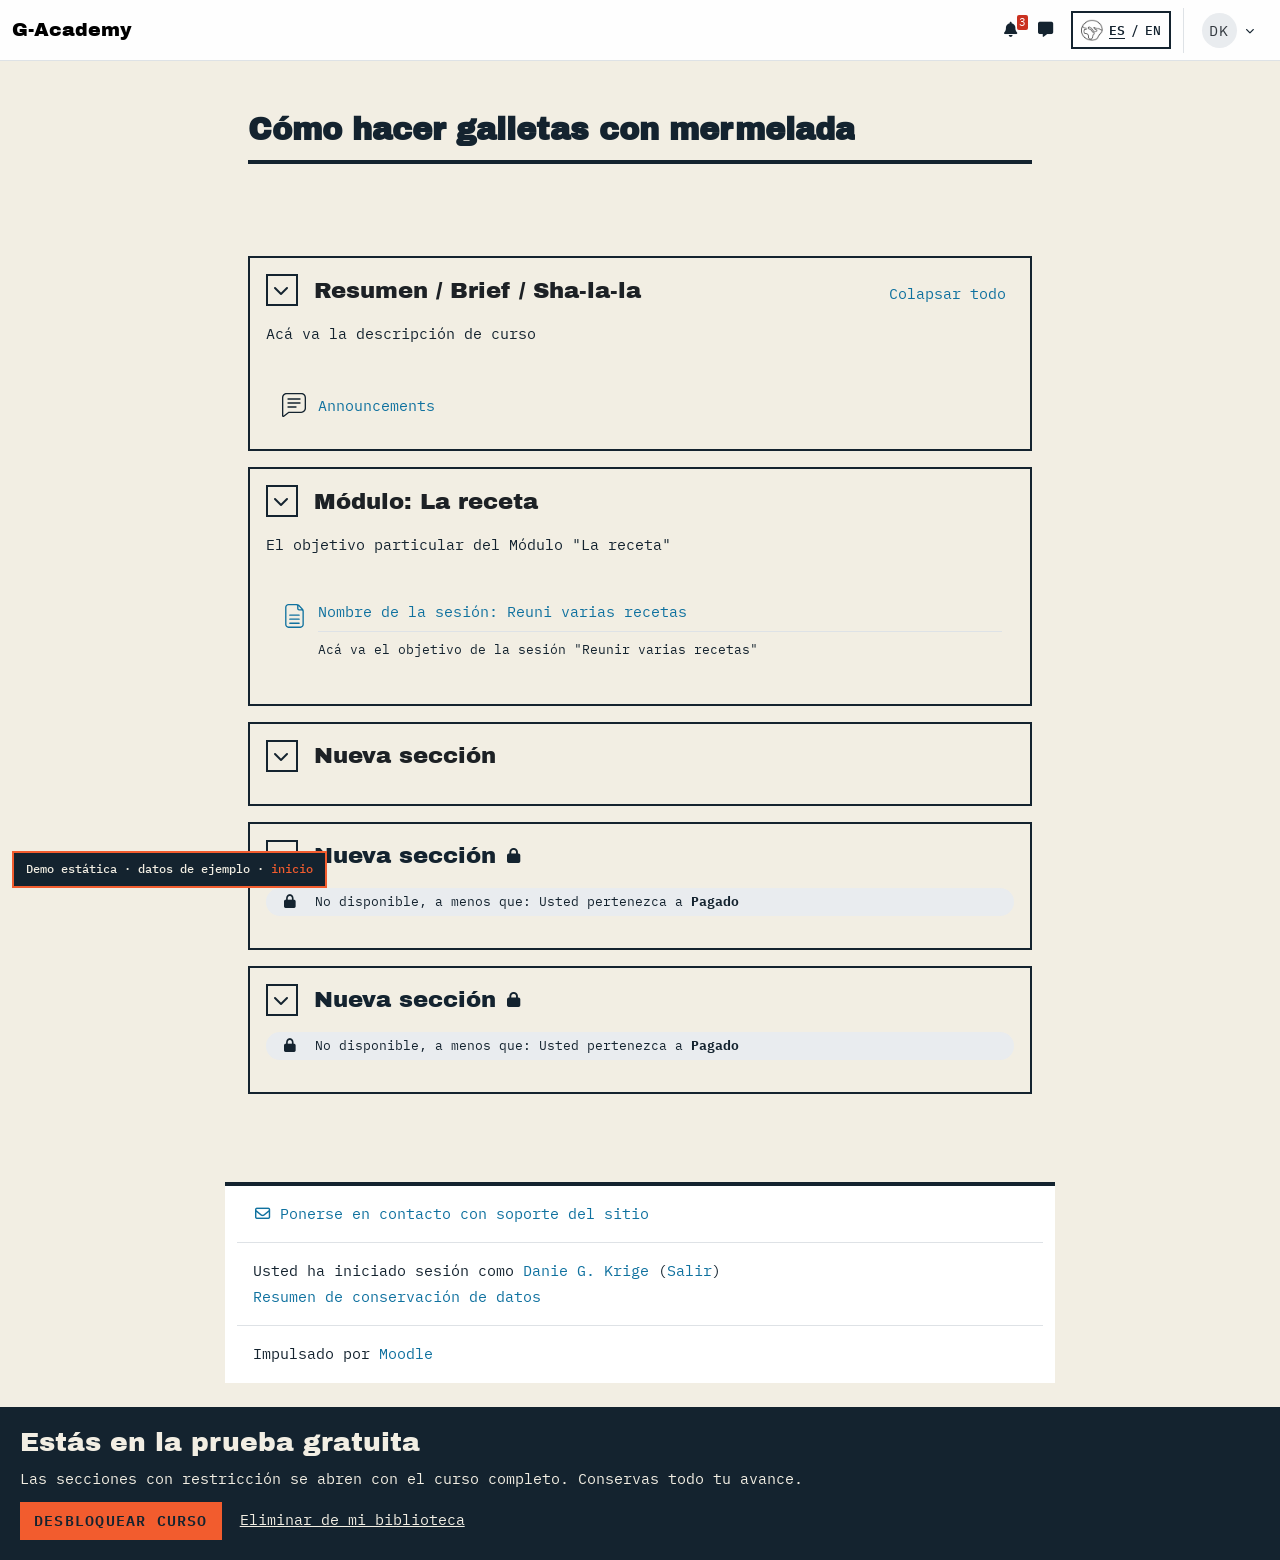
<file: demo/aula-3.html>
<!DOCTYPE html>

<html  dir="ltr" lang="es-mx" xml:lang="es-mx">
<head>
    <title>Curso: Cómo hacer galletas con mermelada | G-Academy</title>
    <link rel="shortcut icon" href="recursos/favicon-png-70ead0fc.png" />
    <meta http-equiv="Content-Type" content="text/html; charset=utf-8" />
<meta name="keywords" content="moodle, Curso: Cómo hacer galletas con mermelada | G-Academy" />
<link rel="stylesheet" type="text/css" href="recursos/all-131608db.css" />


<link rel="preconnect" href="https://fonts.googleapis.com">
<link rel="preconnect" href="https://fonts.gstatic.com" crossorigin>
<link href="https://fonts.googleapis.com/css2?family=Archivo+Black&family=IBM+Plex+Mono:wght@400;500;600&display=swap" rel="stylesheet">
    <meta name="viewport" content="width=device-width, initial-scale=1.0">
</head>
<body  id="page-course-view-topics" class="format-topics limitedwidth  path-course path-course-view dir-ltr lang-es_mx yui-skin-sam yui3-skin-sam localhost--8080 pagelayout-course course-3 context-24 category-1 theme uses-drawers drawer-open-index">
<div class="toast-wrapper mx-auto py-0 fixed-top" role="status" aria-live="polite"></div>
<div id="page-wrapper" class="d-print-block">

    <div>
    <a class="visually-hidden-focusable" href="#maincontent">Saltar al contenido principal</a>
</div>





    <nav class="navbar fixed-top bg-body navbar-expand" aria-label="Navegación del sitio">
        <div class="container-fluid">
            <button class="navbar-toggler aabtn d-block d-md-none px-1 my-1 border-0" data-toggler="drawers" data-action="toggle" data-target="theme_boost-drawers-primary">
                <span class="navbar-toggler-icon"></span>
                <span class="visually-hidden">Pánel lateral</span>
            </button>
    
            <a href="panel.html" class="navbar-brand d-none d-md-flex align-items-center m-0 me-4 p-0 aabtn">
    
                    G-Academy
            </a>
                <div class="primary-navigation">
                    <nav class="moremenu navigation">
                        <ul id="moremenu-6aef74b4653a7-navbar-nav" role="menubar" class="nav more-nav navbar-nav">
                                    <li data-key="myhome" class="nav-item" role="none" data-forceintomoremenu="false">
                                                <a role="menuitem" class="nav-link  "
                                                    href="panel.html"
                                                    
                                                    
                                                    data-disableactive="true"
                                                    tabindex="-1"
                                                >
                                                    Tablero
                                                </a>
                                    </li>
                            <li role="none" class="nav-item dropdown dropdownmoremenu d-none" data-region="morebutton">
                                <a class="dropdown-toggle nav-link " href="#" id="moremenu-dropdown-6aef74b4653a7" role="menuitem" data-bs-toggle="dropdown" aria-haspopup="true" aria-expanded="false" tabindex="-1">
                                    Más
                                </a>
                                <ul class="dropdown-menu dropdown-menu-start" data-region="moredropdown" aria-labelledby="moremenu-dropdown-6aef74b4653a7" role="menu">
                                </ul>
                            </li>
                        </ul>
                    </nav>
                </div>
    
    
            <div id="usernavigation" class="navbar-nav ms-auto h-100">
                
                <div class="popover-region collapsed popover-region-notifications"
    id="nav-notification-popover-container" data-userid="4"
    data-region="popover-region">
    <div class="popover-region-toggle nav-link icon-no-margin"
        data-region="popover-region-toggle"
        aria-controls="popover-region-container-6aef74b4667bf6aef74b4656de2"
        aria-haspopup="true"
        aria-expanded="false"
        aria-label="  Mostrar ventana de notificación con 3 notificaciones nuevas  "
        title="  Mostrar ventana de notificación con 3 notificaciones nuevas  "
        tabindex="0"
        role="button">
                <i class="icon fa fa-bell fa-fw " aria-hidden="true" ></i>
        <div
            class="count-container "
            data-region="count-container"
            aria-hidden=true
        >
            3
        </div>

    </div>
    <div         aria-modal="true"
        tabindex="-1"

        id="popover-region-container-6aef74b4667bf6aef74b4656de2"
        class="popover-region-container"
        data-region="popover-region-container"
        aria-hidden="true"
        aria-label="Ventana de notificación"
        role="dialog">
        <div class="popover-region-header-container">
            <h3 class="popover-region-header-text" data-region="popover-region-header-text">Notificaciones</h3>
            <div class="popover-region-header-actions" data-region="popover-region-header-actions">        <a class="mark-all-read-button btn btn-sm btn-link m-0 py-0 icon-no-margin"
           href="#"
           title="Marcar todo como leído"
           data-action="mark-all-read"
           role="button"
           aria-label="Marcar todo como leído">
            <span class="normal-icon"><i class="icon fa fa-check fa-fw " aria-hidden="true" ></i></span>
            <span class="loading-icon icon-no-margin ">
                <i class="icon fa fa-spinner fa-spin fa-fw "  title="Cargando" role="img" aria-label="Cargando"></i>
            </span>
            <span aria-live="polite" class="visually-hidden" data-region="notification-read-feedback"></span>
        </a>
            <a href="#" data-demo="no"
               title="Preferencias de notificación"
               aria-label="Preferencias de notificación"
               class="btn btn-sm btn-link m-0 py-0 icon-no-margin" >
                <i class="icon fa fa-gear fa-fw " aria-hidden="true" ></i></a>
        <button type="button" class="btn btn-sm btn-link m-0 py-0 icon-no-margin" aria-label="Cerrar" title="Cerrar" data-action="close-notification-popover">
            <i class="icon fa fa-xmark fa-fw " aria-hidden="true" ></i>
        </button>
</div>
        </div>
        <div class="popover-region-content-container" data-region="popover-region-content-container">
            <div class="popover-region-content" data-region="popover-region-content">
                        <div class="all-notifications"
            data-region="all-notifications"
            role="log"
            aria-busy="false"
            aria-atomic="false"
            aria-relevant="additions"></div>
        <div class="empty-message" tabindex="0" data-region="empty-message">Usted no tiene notificaciones</div>

            </div>
            <span class="loading-icon icon-no-margin ">
                <i class="icon fa fa-spinner fa-spin fa-fw "  title="Cargando" role="img" aria-label="Cargando"></i>
            </span>
        </div>
                <a class="see-all-link"
                    href="#" data-demo="no">
                    <div class="popover-region-footer-container">
                        <div class="popover-region-seeall-text">Verlo todo</div>
                    </div>
                </a>
    </div>
</div><div class="popover-region collapsed" data-region="popover-region-messages">
    <a
        id="message-drawer-toggle-6aef74b4675996aef74b4656de3"
        class="nav-link popover-region-toggle position-relative icon-no-margin"
        href="#"
        aria-label="Mostrar/Ocultar cajón de mensajería"
        title="Mostrar/Ocultar cajón de mensajería"
        role="button"
        aria-expanded="false"
        aria-describedby="unread-messages-count-6aef74b4675996aef74b4656de3"
    >
        <i class="icon fa fa-message fa-fw " aria-hidden="true" ></i>
        <div
            class="count-container hidden"
            data-region="count-container"
        >
            <span aria-hidden="true">0</span>
            <span class="visually-hidden" id="unread-messages-count-6aef74b4675996aef74b4656de3">Hay 0 conversaciones no leídas</span>
        </div>
    </a>
    <span class="visually-hidden-focusable" data-region="jumpto" tabindex="-1"></span>
</div><div class="gzlang-wrap d-flex align-items-center"><a class="gzlang" href="#" data-demo="no" aria-label="Change language to English" hreflang="en"><img src="recursos/idioma-a6b5afca.png" alt="" width="22" height="22"><b>ES</b>/<span>EN</span></a></div>
                    <div class="divider border-start h-75 align-self-center mx-1"></div>
                    <div class="d-flex align-items-stretch usermenu-container" data-region="usermenu">
                        <div class="usermenu">
                                <div class="dropdown show">
                                    <a href="#" role="button" id="user-menu-toggle" data-bs-toggle="dropdown" aria-label="Menú del usuario"
                                       aria-haspopup="true" aria-controls="user-action-menu" class="btn dropdown-toggle">
                                        <span class="userbutton">
                                            <span class="avatars">
                                                    <span class="avatar current">
                                                        <span class="userinitials size-35" title="Danie G. Krige" aria-label="Danie G. Krige" role="img">DK</span>
                                                    </span>
                                            </span>
                                        </span>
                                    </a>
                                    <div id="user-action-menu" class="dropdown-menu dropdown-menu-end">
                                        <div id="usermenu-carousel" class="carousel slide" data-touch="false" data-interval="false" data-keyboard="false">
                                            <div class="carousel-inner">
                                                <div id="carousel-item-main" class="carousel-item active" role="menu" tabindex="-1" aria-label="Usuario">
                                                            <a href="#" data-demo="no" class="dropdown-item" role="menuitem" tabindex="-1">
                                                                    
                                                                Perfil
                                                            </a>
                                                        
                                                            <a href="#" data-demo="no" class="dropdown-item" role="menuitem" tabindex="-1">
                                                                    
                                                                Calificaciones
                                                            </a>
                                                        
                                                            <a href="#" data-demo="no" class="dropdown-item" role="menuitem" tabindex="-1">
                                                                    
                                                                Calendario
                                                            </a>
                                                        
                                                            <a href="#" data-demo="no" class="dropdown-item" role="menuitem" tabindex="-1">
                                                                    
                                                                Archivos privados
                                                            </a>
                                                        
                                                            <a href="#" data-demo="no" class="dropdown-item" role="menuitem" tabindex="-1">
                                                                    
                                                                Reportes
                                                            </a>
                                                        
                                                        <div class="dropdown-divider"></div>
                                                            <a href="#" data-demo="no" class="dropdown-item" role="menuitem" tabindex="-1">
                                                                    
                                                                Preferencias
                                                            </a>
                                                        
                                                            <a href="#" class="carousel-navigation-link dropdown-item" role="menuitem" tabindex="-1" data-carousel-target-id="carousel-item-6aef74b465531">
                                                                    
                                                                Idioma
                                                            </a>
                                                        <div class="dropdown-divider"></div>
                                                            <a href="index.html" class="dropdown-item" role="menuitem" tabindex="-1">
                                                                    
                                                                Salir
                                                            </a>
                                                        
                                                </div>
                                                    <div id="carousel-item-6aef74b465531" role="menu" class="carousel-item submenu" tabindex="-1" aria-label="Selector de idioma">
                                                        <div class="d-flex flex-column h-100">
                                                            <div class="header">
                                                                <button type="button" class="btn btn-icon carousel-navigation-link text-decoration-none text-body" data-carousel-target-id="carousel-item-main" aria-label="Regresar al menú del usuario">
                                                                    <span class="dir-rtl-hide"><img class="icon " alt="" aria-hidden="true" src="recursos/arrow-left-9c67092f.svg" /></span>
                                                                    <span class="dir-ltr-hide"><img class="icon " alt="" aria-hidden="true" src="recursos/arrow-right-0c500577.svg" /></span>
                                                                </button>
                                                                <span class="ps-2" id="carousel-item-title-6aef74b465531">Selector de idioma</span>
                                                            </div>
                                                            <div class="dropdown-divider"></div>
                                                            <div class="items h-100 overflow-auto" role="menu" aria-labelledby="carousel-item-title-6aef74b465531">
                                                                        <a href="aula-3.html" class="dropdown-item ps-5" role="menuitem" tabindex="-1" 
                                                                            lang="en" >
                                                                            English ‎(en)‎
                                                                        </a>
                                                                        <a href="#" class="dropdown-item ps-5" role="menuitem" tabindex="-1" aria-current="true"
                                                                            >
                                                                            Español - México ‎(es_mx)‎
                                                                        </a>
                                                            </div>
                                                        </div>
                                                    </div>
                                            </div>
                                        </div>
                                    </div>
                                </div>
                        </div>
                    </div>
            </div>
        </div>
    </nav>
    

<div  class="drawer drawer-left drawer-primary d-print-none not-initialized" data-region="fixed-drawer" id="theme_boost-drawers-primary" data-preference="" data-state="show-drawer-primary" data-forceopen="0" data-close-on-resize="1">
    <div class="drawerheader">
        <div class="drawerheading">
                    <a
            href="panel.html"
            title="G-Academy"
            data-region="site-home-link"
            class="aabtn text-reset d-flex align-items-center h-100"
        >
                <span class="sitename" title="G-Academy">G-Academy</span>
        </a>

        </div>
        <div class="draweractions">
            <div class="drawerheadercontent">
                
            </div>
            <button
                class="btn btn-icon icon-size-3 drawertoggle"
                data-toggler="drawers"
                data-action="closedrawer"
                data-target="theme_boost-drawers-primary"
                data-bs-toggle="tooltip"
                data-bs-placement="right"
                title="Cerrar cajón"
                aria-label="Cerrar cajón"
            >
                    <i class="icon fa fa-xmark fa-fw " aria-hidden="true" ></i>
            </button>
        </div>
    </div>
    <div class="drawercontent drag-container" data-usertour="scroller">
                <div class="list-group">
                <a href="panel.html" class="list-group-item list-group-item-action  " >
                    Tablero
                </a>
        </div>

    </div>
</div>
        <div  class="drawer drawer-left d-print-none not-initialized" data-region="fixed-drawer" id="theme_boost-drawers-courseindex" data-preference="drawer-open-index" data-state="show-drawer-left" data-forceopen="0" data-close-on-resize="0">
    <div class="drawerheader">
        <div class="drawerheading">
            <div id="courseindexdrawerheading">
    <a class="aabtn m-1 courseindex-link text-truncate fw-bold" href="aula-3.html">
        Cómo hacer galletas con mermelada
    </a>
</div>

        </div>
        <div class="draweractions">
            <div class="drawerheadercontent">
                                <div id="courseindexdrawercontrols" class="dropdown">
                    <button class="btn btn-icon"
                            id="courseindexdrawercontrolsmenubutton"
                            type="button"
                            data-bs-toggle="dropdown"
                            aria-haspopup="true"
                            aria-expanded="false"
                            title="Opciones del índice del curso"
                            aria-label="Opciones del índice del curso"
                            aria-controls="courseindexdrawercontrolsmenu">
                        <i class="icon fa fa-angles-down fa-fw m-0" aria-hidden="true"></i>
                    </button>
                    <div class="dropdown-menu dropdown-menu-end" role="menu" id="courseindexdrawercontrolsmenu" aria-labelledby="courseindexdrawercontrolsmenubutton">
                        <a class="dropdown-item"
                           href="#"
                           data-action="expandallcourseindexsections"
                           role="menuitem"
                        >
                            <i class="icon fa fa-angles-down fa-fw " aria-hidden="true" ></i>
                            Expandir todo
                        </a>
                        <a class="dropdown-item"
                           href="#"
                           data-action="collapseallcourseindexsections"
                           role="menuitem"
                        >
                            <span class="dir-rtl-hide"><i class="icon fa fa-angles-right fa-fw " aria-hidden="true" ></i></span>
                            <span class="dir-ltr-hide"><i class="icon fa fa-angles-left fa-fw " aria-hidden="true" ></i></span>
                            Colapsar todo
                        </a>
                    </div>
                </div>

            </div>
            <button
                class="btn btn-icon icon-size-3 drawertoggle"
                data-toggler="drawers"
                data-action="closedrawer"
                data-target="theme_boost-drawers-courseindex"
                data-bs-toggle="tooltip"
                data-bs-placement="right"
                title="Cerrar índice del curso"
                aria-label="Cerrar índice del curso"
            >
                <span class="dir-rtl-hide"><img class="icon " alt="" aria-hidden="true" src="recursos/sidebar_left-c2c98fc2.svg" /></span>
                <span class="dir-ltr-hide"><img class="icon " alt="" aria-hidden="true" src="recursos/sidebar_right-011b6e23.svg" /></span>
            </button>
        </div>
    </div>
    <div class="drawercontent drag-container" data-usertour="scroller">
                        <nav id="courseindex" class="courseindex">
    <div id="courseindex-content">
        <div data-region="loading-placeholder-content" aria-hidden="true" id="course-index-placeholder">
            <ul class="placeholders list-unstyled px-5">
                <li>
                    <div class="col-md-6 p-0 d-flex align-items-center">
                        <div class="bg-pulse-grey rounded-circle me-2"></div>
                        <div class="bg-pulse-grey w-100"></div>
                    </div>
                </li>
                <li>
                    <div class="col-md-6 p-0 d-flex align-items-center">
                        <div class="bg-pulse-grey rounded-circle me-2"></div>
                        <div class="bg-pulse-grey w-100"></div>
                    </div>
                </li>
                <li>
                    <div class="col-md-6 p-0 d-flex align-items-center">
                        <div class="bg-pulse-grey rounded-circle me-2"></div>
                        <div class="bg-pulse-grey w-100"></div>
                    </div>
                </li>
                <li>
                    <div class="col-md-6 p-0 d-flex align-items-center">
                        <div class="bg-pulse-grey rounded-circle me-2"></div>
                        <div class="bg-pulse-grey w-100"></div>
                    </div>
                </li>
            </ul>
        </div>
    </div>
</nav>

    </div>
</div>
    <div id="page" data-region="mainpage" data-usertour="scroller" class="drawers  drag-container">
        <div id="topofscroll" class="main-inner">
            <div class="drawer-toggles d-flex">
                    <div class="drawer-toggler drawer-left-toggle open-nav d-print-none">
                        <button
                            class="btn btn-icon icon-size-3"
                            data-toggler="drawers"
                            data-action="toggle"
                            data-target="theme_boost-drawers-courseindex"
                            data-bs-toggle="tooltip"
                            data-bs-placement="right"
                            title="Abrir índice del curso"
                        >
                            <span class="visually-hidden">Abrir índice del curso</span>
                            <span class="dir-rtl-hide"><img class="icon " alt="" aria-hidden="true" src="recursos/sidebar_left-c2c98fc2.svg" /></span>
                            <span class="dir-ltr-hide"><img class="icon " alt="" aria-hidden="true" src="recursos/sidebar_right-011b6e23.svg" /></span>
                        </button>
                    </div>
            </div>
            <header id="page-header" class="header-maxwidth d-print-none" data-for="page-heading">
    <div class="w-100">
        <div class="d-flex flex-wrap">
            <div id="page-navbar">
                
            </div>
            <div class="ms-auto d-flex">
                
            </div>
            <div id="course-header">
                
            </div>
        </div>
        <div class="d-flex align-items-center">
            <div class="me-auto d-flex flex-column">
                <div>
                    <div class="page-context-header d-flex flex-wrap align-items-center mb-2">
    <div class="page-header-headings">
        <h1 class="h2 mb-0">Cómo hacer galletas con mermelada</h1>
    </div>
</div>
                </div>
                <div>
                </div>
            </div>
            <div class="header-actions-container ms-auto" data-region="header-actions-container">
            </div>
        </div>
        <div class="header-extras-container ms-auto" data-region="header-extras-container">
        </div>
    </div>
</header>
                <div class="secondary-navigation d-print-none">
                    <nav class="moremenu navigation">
                        <ul id="moremenu-6aef74b46531d-nav-tabs" role="menubar" class="nav more-nav nav-tabs">
                                        <li data-key="coursehome" class="nav-item" role="none" data-forceintomoremenu="false">
                                                    <a role="menuitem" class="nav-link active active_tree_node "
                                                        href="aula-3.html"
                                                        
                                                        aria-current="true"
                                                        data-disableactive="true"
                                                        
                                                    >
                                                        Curso
                                                    </a>
                                        </li>
                                        <li data-key="participants" class="nav-item" role="none" data-forceintomoremenu="false">
                                                    <a role="menuitem" class="nav-link  "
                                                        href="#" data-demo="no"
                                                        
                                                        
                                                        data-disableactive="true"
                                                        tabindex="-1"
                                                    >
                                                        Participantes
                                                    </a>
                                        </li>
                                        <li data-key="grades" class="nav-item" role="none" data-forceintomoremenu="false">
                                                    <a role="menuitem" class="nav-link  "
                                                        href="#" data-demo="no"
                                                        
                                                        
                                                        data-disableactive="true"
                                                        tabindex="-1"
                                                    >
                                                        Calificaciones
                                                    </a>
                                        </li>
                                        <li data-key="courseoverview" class="nav-item" role="none" data-forceintomoremenu="false">
                                                    <a role="menuitem" class="nav-link  "
                                                        href="#" data-demo="no"
                                                        
                                                        
                                                        data-disableactive="true"
                                                        tabindex="-1"
                                                    >
                                                        Actividades
                                                    </a>
                                        </li>
                                        <li data-key="competencies" class="nav-item" role="none" data-forceintomoremenu="false">
                                                    <a role="menuitem" class="nav-link  "
                                                        href="#" data-demo="no"
                                                        
                                                        
                                                        data-disableactive="true"
                                                        tabindex="-1"
                                                    >
                                                        Competencias
                                                    </a>
                                        </li>
                                        <li data-key="unenrolself" class="nav-item" role="none" data-forceintomoremenu="true">
                                                    <a role="menuitem" class="nav-link  "
                                                        href="#" data-demo="no"
                                                        
                                                        
                                                        data-disableactive="true"
                                                        tabindex="-1"
                                                    >
                                                        Darme de baja (des-inscribir) de este curso
                                                    </a>
                                        </li>
                            <li role="none" class="nav-item dropdown dropdownmoremenu d-none" data-region="morebutton">
                                <a class="dropdown-toggle nav-link " href="#" id="moremenu-dropdown-6aef74b46531d" role="menuitem" data-bs-toggle="dropdown" aria-haspopup="true" aria-expanded="false" tabindex="-1">
                                    Más
                                </a>
                                <ul class="dropdown-menu dropdown-menu-start" data-region="moredropdown" aria-labelledby="moremenu-dropdown-6aef74b46531d" role="menu">
                                </ul>
                            </li>
                        </ul>
                    </nav>
                </div>
            <div id="page-content" class="pb-3 d-print-block">
                <div id="region-main-box">
                    <div id="region-main">

                        <span class="notifications" id="user-notifications"></span>
                        <div role="main"><span id="maincontent" tabindex="-1"></span><div class="course-content"><div id="course-format-6aef74b46bdf06aef74b4656de6">
    <h2 class="accesshide">Descripción de la sección</h2>
    
    <ul class="topics section-list" data-for="course_sectionlist">
                <li id="section-0"
                    class="section course-section main  clearfix
                             
                            "
                    data-sectionid="0"
                    data-sectionreturnnum=""
                    data-for="section"
                    data-id="6"
                    data-number="0"
                    data-sectionname="Resumen / Brief / Sha-la-la"
                    
                >
                    <div class="section-item">
                            <div class="course-section-header d-flex"
                                 data-for="section_title"
                                 data-id="6"
                                 data-number="0"
                            >
                                            <div class="bulkselect align-self-center d-none" data-for="sectionBulkSelect">
                                                <input
                                                    id="sectionCheckbox6"
                                                    type="checkbox"
                                                    data-id="6"
                                                    data-action="toggleSelectionSection"
                                                    data-bulkcheckbox="1"
                                                >
                                                <label class="visually-hidden" for="sectionCheckbox6">
                                                     Seleccionar sección Resumen / Brief / Sha-la-la 
                                                </label>
                                            </div>
                                                    <div class="d-flex align-items-center position-relative">
                                                        <a role="button"
                                                            data-bs-toggle="collapse"
                                                            data-for="sectiontoggler"
                                                            href="#coursecontentcollapseid6"
                                                            id="collapsesectionid6"
                                                            aria-expanded="true"
                                                            aria-controls="coursecontentcollapseid6"
                                                            class="btn btn-icon me-3 icons-collapse-expand
                                                                "
                                                            aria-label="Resumen / Brief / Sha-la-la">
                                                        <span class="expanded-icon icon-no-margin p-2" title="Colapsar">
                                                            <i class="icon fa fa-chevron-down fa-fw " aria-hidden="true" ></i>
                                                            <span class="visually-hidden">Colapsar</span>
                                                        </span>
                                                        <span class="collapsed-icon icon-no-margin p-2" title="Expandir">
                                                            <span class="dir-rtl-hide"><i class="icon fa fa-chevron-right fa-fw " aria-hidden="true" ></i></span>
                                                            <span class="dir-ltr-hide"><i class="icon fa fa-chevron-left fa-fw " aria-hidden="true" ></i></span>
                                                            <span class="visually-hidden">Expandir</span>
                                                        </span>
                                                        </a>
                                                        <h3 class="h4 sectionname course-content-item d-flex align-self-stretch align-items-center mb-0"
                                                            id="sectionid-6-title" data-for="section_title" data-id="6" data-number="0">
                                                            <a href="#" data-demo="no">Resumen / Brief / Sha-la-la</a>
                                                        </h3>
                                                    </div>
                                <div data-region="sectionbadges" class="sectionbadges d-flex align-items-center">
                                </div>
                                        <div class="flex-fill d-flex justify-content-end me-2 align-self-start mt-2">
                                            <a id="collapsesections"
                                               class="section-collapsemenu"
                                               href="#"
                                               aria-expanded="true"
                                               role="button"
                                               data-toggle="toggleall"
                                            >
                                                <span class="collapseall text-nowrap">Colapsar todo</span>
                                                <span class="expandall text-nowrap">Expandir todo</span>
                                            </a>
                                        </div>
                            </div>
                            <div id="coursecontentcollapseid6"
                                 class="content course-content-item-content collapse show">
                                <div class="" data-for="sectioninfo">
                                                    <div class="summarytext">
                                                        <div class="no-overflow"><p>Acá va la descripción de curso</p></div>
                                                    </div>
                                            <div class="section_availability">
                                            </div>
                                </div>
                                        <ul class="section m-0 p-0 img-text  d-block " data-for="cmlist">
                                                    <li
                                                        class="activity forum modtype_forum  hasinfo "
                                                        id="module-2"
                                                        data-for="cmitem"
                                                        data-id="2"
                                                    >
                                                            <div class="activity-item focus-control " data-activityname="Announcements" data-region="activity-card">
                                                                        <div class="bulkselect d-none" data-for="cmBulkSelect">
                                                                            <input
                                                                                id="cmCheckbox2"
                                                                                type="checkbox"
                                                                                data-id="2"
                                                                                data-action="toggleSelectionCm"
                                                                                data-bulkcheckbox="1"
                                                                            >
                                                                            <label class="visually-hidden" for="cmCheckbox2">
                                                                                Seleccionar actividad Announcements
                                                                            </label>
                                                                        </div>

                                                                    <div class="activity-grid ">
                                                                    
                                                                                                <div class="activity-icon activityiconcontainer smaller collaboration  courseicon align-self-start me-2">
                                                                                                    <img
                                                                                                        src="recursos/monologo-5d6f00d9.svg"
                                                                                                        class="activityicon "
                                                                                                        data-region="activity-icon"
                                                                                                        data-id="2"
                                                                                                        alt=""
                                                                                                        
                                                                                                    >
                                                                                                </div>
                                                                                    
                                                                                        <div class="activity-name-area activity-instance d-flex flex-column me-2">
                                                                                            <div class="activitytitle  modtype_forum position-relative align-self-start">
                                                                                                <div class="activityname">
                                                                                                                <a href="#" data-demo="no" class=" aalink stretched-link" onclick="">        <span class="instancename">Announcements <span class="accesshide " > Foro</span></span>    </a>
                                                                                                            
                                                                                                            <span
                                                                                                                
                                                                                                                class="ms-1"
                                                                                                                
                                                                                                            >
                                                                                                                <span class="activitybadge badge rounded-pill ">
                                                                                                                        
                                                                                                                </span>
                                                                                                            </span>
                                                                                                </div>
                                                                                            </div>
                                                                                        </div>
                                                                                    
                                                                    
                                                                    
                                                                    
                                                                    
                                                                    
                                                                    
                                                                    
                                                                    
                                                                    </div>
                                                            </div>
                                                    </li>
                                            </ul>
                                
                            </div>
                    </div>
                
                </li>
                <li id="section-1"
                    class="section course-section main  clearfix
                             
                            "
                    data-sectionid="1"
                    data-sectionreturnnum=""
                    data-for="section"
                    data-id="7"
                    data-number="1"
                    data-sectionname="Módulo: La receta"
                    
                >
                    <div class="section-item">
                            <div class="course-section-header d-flex"
                                 data-for="section_title"
                                 data-id="7"
                                 data-number="1"
                            >
                                            <div class="bulkselect align-self-center d-none" data-for="sectionBulkSelect">
                                                <input
                                                    id="sectionCheckbox7"
                                                    type="checkbox"
                                                    data-id="7"
                                                    data-action="toggleSelectionSection"
                                                    data-bulkcheckbox="1"
                                                >
                                                <label class="visually-hidden" for="sectionCheckbox7">
                                                     Seleccionar sección Módulo: La receta 
                                                </label>
                                            </div>
                                                    <div class="d-flex align-items-center position-relative">
                                                        <a role="button"
                                                            data-bs-toggle="collapse"
                                                            data-for="sectiontoggler"
                                                            href="#coursecontentcollapseid7"
                                                            id="collapsesectionid7"
                                                            aria-expanded="true"
                                                            aria-controls="coursecontentcollapseid7"
                                                            class="btn btn-icon me-3 icons-collapse-expand
                                                                "
                                                            aria-label="Módulo: La receta">
                                                        <span class="expanded-icon icon-no-margin p-2" title="Colapsar">
                                                            <i class="icon fa fa-chevron-down fa-fw " aria-hidden="true" ></i>
                                                            <span class="visually-hidden">Colapsar</span>
                                                        </span>
                                                        <span class="collapsed-icon icon-no-margin p-2" title="Expandir">
                                                            <span class="dir-rtl-hide"><i class="icon fa fa-chevron-right fa-fw " aria-hidden="true" ></i></span>
                                                            <span class="dir-ltr-hide"><i class="icon fa fa-chevron-left fa-fw " aria-hidden="true" ></i></span>
                                                            <span class="visually-hidden">Expandir</span>
                                                        </span>
                                                        </a>
                                                        <h3 class="h4 sectionname course-content-item d-flex align-self-stretch align-items-center mb-0"
                                                            id="sectionid-7-title" data-for="section_title" data-id="7" data-number="1">
                                                            <a href="#" data-demo="no">Módulo: La receta</a>
                                                        </h3>
                                                    </div>
                                <div data-region="sectionbadges" class="sectionbadges d-flex align-items-center">
                                </div>
                            </div>
                            <div id="coursecontentcollapseid7"
                                 class="content course-content-item-content collapse show">
                                <div class="" data-for="sectioninfo">
                                                    <div class="summarytext">
                                                        <div class="no-overflow"><p>El objetivo particular del Módulo "La receta"</p></div>
                                                    </div>
                                            <div class="section_availability">
                                            </div>
                                </div>
                                        <ul class="section m-0 p-0 img-text  d-block " data-for="cmlist">
                                                    <li
                                                        class="activity page modtype_page  hasinfo "
                                                        id="module-3"
                                                        data-for="cmitem"
                                                        data-id="3"
                                                    >
                                                            <div class="activity-item focus-control " data-activityname="Nombre de la sesión: Reuni varias recetas" data-region="activity-card">
                                                                        <div class="bulkselect d-none" data-for="cmBulkSelect">
                                                                            <input
                                                                                id="cmCheckbox3"
                                                                                type="checkbox"
                                                                                data-id="3"
                                                                                data-action="toggleSelectionCm"
                                                                                data-bulkcheckbox="1"
                                                                            >
                                                                            <label class="visually-hidden" for="cmCheckbox3">
                                                                                Seleccionar actividad Nombre de la sesión: Reuni varias recetas
                                                                            </label>
                                                                        </div>

                                                                    <div class="activity-grid ">
                                                                    
                                                                                                <div class="activity-icon activityiconcontainer smaller content  courseicon align-self-start me-2">
                                                                                                    <img
                                                                                                        src="recursos/monologo-a5bf1555.svg"
                                                                                                        class="activityicon "
                                                                                                        data-region="activity-icon"
                                                                                                        data-id="3"
                                                                                                        alt=""
                                                                                                        
                                                                                                    >
                                                                                                </div>
                                                                                    
                                                                                        <div class="activity-name-area activity-instance d-flex flex-column me-2">
                                                                                            <div class="activitytitle  modtype_page position-relative align-self-start">
                                                                                                <div class="activityname">
                                                                                                                <a href="#" data-demo="no" class=" aalink stretched-link" onclick="">        <span class="instancename">Nombre de la sesión: Reuni varias recetas <span class="accesshide " > Página</span></span>    </a>
                                                                                                            
                                                                                                </div>
                                                                                            </div>
                                                                                        </div>
                                                                                    
                                                                    
                                                                    
                                                                    
                                                                    
                                                                    
                                                                    
                                                                            <div class="activity-altcontent text-break activity-description">
                                                                                <div class="no-overflow"><div class="no-overflow"><p>Acá va el objetivo de la sesión "Reunir varias recetas"</p></div></div>
                                                                            </div>
                                                                    
                                                                    
                                                                    </div>
                                                            </div>
                                                    </li>
                                            </ul>
                                
                            </div>
                    </div>
                
                </li>
                <li id="section-2"
                    class="section course-section main  clearfix
                             
                            "
                    data-sectionid="2"
                    data-sectionreturnnum=""
                    data-for="section"
                    data-id="8"
                    data-number="2"
                    data-sectionname="Nueva sección"
                    
                >
                    <div class="section-item">
                            <div class="course-section-header d-flex"
                                 data-for="section_title"
                                 data-id="8"
                                 data-number="2"
                            >
                                            <div class="bulkselect align-self-center d-none" data-for="sectionBulkSelect">
                                                <input
                                                    id="sectionCheckbox8"
                                                    type="checkbox"
                                                    data-id="8"
                                                    data-action="toggleSelectionSection"
                                                    data-bulkcheckbox="1"
                                                >
                                                <label class="visually-hidden" for="sectionCheckbox8">
                                                     Seleccionar sección Nueva sección 
                                                </label>
                                            </div>
                                                    <div class="d-flex align-items-center position-relative">
                                                        <a role="button"
                                                            data-bs-toggle="collapse"
                                                            data-for="sectiontoggler"
                                                            href="#coursecontentcollapseid8"
                                                            id="collapsesectionid8"
                                                            aria-expanded="true"
                                                            aria-controls="coursecontentcollapseid8"
                                                            class="btn btn-icon me-3 icons-collapse-expand
                                                                "
                                                            aria-label="Nueva sección">
                                                        <span class="expanded-icon icon-no-margin p-2" title="Colapsar">
                                                            <i class="icon fa fa-chevron-down fa-fw " aria-hidden="true" ></i>
                                                            <span class="visually-hidden">Colapsar</span>
                                                        </span>
                                                        <span class="collapsed-icon icon-no-margin p-2" title="Expandir">
                                                            <span class="dir-rtl-hide"><i class="icon fa fa-chevron-right fa-fw " aria-hidden="true" ></i></span>
                                                            <span class="dir-ltr-hide"><i class="icon fa fa-chevron-left fa-fw " aria-hidden="true" ></i></span>
                                                            <span class="visually-hidden">Expandir</span>
                                                        </span>
                                                        </a>
                                                        <h3 class="h4 sectionname course-content-item d-flex align-self-stretch align-items-center mb-0"
                                                            id="sectionid-8-title" data-for="section_title" data-id="8" data-number="2">
                                                            <a href="#" data-demo="no">Nueva sección</a>
                                                        </h3>
                                                    </div>
                                <div data-region="sectionbadges" class="sectionbadges d-flex align-items-center">
                                </div>
                            </div>
                            <div id="coursecontentcollapseid8"
                                 class="content course-content-item-content collapse show">
                                <div class="" data-for="sectioninfo">
                                            <div class="section_availability">
                                            </div>
                                </div>
                                        <ul class="section m-0 p-0 img-text " data-for="cmlist">
                                            </ul>
                                
                            </div>
                    </div>
                
                </li>
                <li id="section-3"
                    class="section course-section main  clearfix
                             
                            "
                    data-sectionid="3"
                    data-sectionreturnnum=""
                    data-for="section"
                    data-id="9"
                    data-number="3"
                    data-sectionname="Nueva sección"
                    
                >
                    <div class="section-item">
                            <div class="course-section-header d-flex"
                                 data-for="section_title"
                                 data-id="9"
                                 data-number="3"
                            >
                                            <div class="bulkselect align-self-center d-none" data-for="sectionBulkSelect">
                                                <input
                                                    id="sectionCheckbox9"
                                                    type="checkbox"
                                                    data-id="9"
                                                    data-action="toggleSelectionSection"
                                                    data-bulkcheckbox="1"
                                                >
                                                <label class="visually-hidden" for="sectionCheckbox9">
                                                     Seleccionar sección Nueva sección 
                                                </label>
                                            </div>
                                                    <div class="d-flex align-items-center position-relative">
                                                        <a role="button"
                                                            data-bs-toggle="collapse"
                                                            data-for="sectiontoggler"
                                                            href="#coursecontentcollapseid9"
                                                            id="collapsesectionid9"
                                                            aria-expanded="true"
                                                            aria-controls="coursecontentcollapseid9"
                                                            class="btn btn-icon me-3 icons-collapse-expand
                                                                "
                                                            aria-label="Nueva sección">
                                                        <span class="expanded-icon icon-no-margin p-2" title="Colapsar">
                                                            <i class="icon fa fa-chevron-down fa-fw " aria-hidden="true" ></i>
                                                            <span class="visually-hidden">Colapsar</span>
                                                        </span>
                                                        <span class="collapsed-icon icon-no-margin p-2" title="Expandir">
                                                            <span class="dir-rtl-hide"><i class="icon fa fa-chevron-right fa-fw " aria-hidden="true" ></i></span>
                                                            <span class="dir-ltr-hide"><i class="icon fa fa-chevron-left fa-fw " aria-hidden="true" ></i></span>
                                                            <span class="visually-hidden">Expandir</span>
                                                        </span>
                                                        </a>
                                                        <h3 class="h4 sectionname course-content-item d-flex align-self-stretch align-items-center mb-0"
                                                            id="sectionid-9-title" data-for="section_title" data-id="9" data-number="3">
                                                            Nueva sección
                                                        </h3>
                                                    </div>
                                        <div class="align-self-center ms-2">
                                            <i class="icon fa fa-lock fa-fw " aria-hidden="true" ></i>
                                        </div>
                                <div data-region="sectionbadges" class="sectionbadges d-flex align-items-center">
                                </div>
                            </div>
                            <div id="coursecontentcollapseid9"
                                 class="content course-content-item-content collapse show">
                                <div class="description" data-for="sectioninfo">
                                            <div class="section_availability">
                                                    <div class="availabilityinfo isrestricted" data-region="availabilityinfo">
                                                            <div>
                                                                <i class="icon fa fa-lock fa-fw " aria-hidden="true" ></i> No disponible, a menos que: Usted pertenezca a <strong>Pagado</strong>
                                                            </div>
                                                    </div>
                                            </div>
                                </div>
                                
                            </div>
                    </div>
                
                </li>
                <li id="section-4"
                    class="section course-section main  clearfix
                             
                            "
                    data-sectionid="4"
                    data-sectionreturnnum=""
                    data-for="section"
                    data-id="10"
                    data-number="4"
                    data-sectionname="Nueva sección"
                    
                >
                    <div class="section-item">
                            <div class="course-section-header d-flex"
                                 data-for="section_title"
                                 data-id="10"
                                 data-number="4"
                            >
                                            <div class="bulkselect align-self-center d-none" data-for="sectionBulkSelect">
                                                <input
                                                    id="sectionCheckbox10"
                                                    type="checkbox"
                                                    data-id="10"
                                                    data-action="toggleSelectionSection"
                                                    data-bulkcheckbox="1"
                                                >
                                                <label class="visually-hidden" for="sectionCheckbox10">
                                                     Seleccionar sección Nueva sección 
                                                </label>
                                            </div>
                                                    <div class="d-flex align-items-center position-relative">
                                                        <a role="button"
                                                            data-bs-toggle="collapse"
                                                            data-for="sectiontoggler"
                                                            href="#coursecontentcollapseid10"
                                                            id="collapsesectionid10"
                                                            aria-expanded="true"
                                                            aria-controls="coursecontentcollapseid10"
                                                            class="btn btn-icon me-3 icons-collapse-expand
                                                                "
                                                            aria-label="Nueva sección">
                                                        <span class="expanded-icon icon-no-margin p-2" title="Colapsar">
                                                            <i class="icon fa fa-chevron-down fa-fw " aria-hidden="true" ></i>
                                                            <span class="visually-hidden">Colapsar</span>
                                                        </span>
                                                        <span class="collapsed-icon icon-no-margin p-2" title="Expandir">
                                                            <span class="dir-rtl-hide"><i class="icon fa fa-chevron-right fa-fw " aria-hidden="true" ></i></span>
                                                            <span class="dir-ltr-hide"><i class="icon fa fa-chevron-left fa-fw " aria-hidden="true" ></i></span>
                                                            <span class="visually-hidden">Expandir</span>
                                                        </span>
                                                        </a>
                                                        <h3 class="h4 sectionname course-content-item d-flex align-self-stretch align-items-center mb-0"
                                                            id="sectionid-10-title" data-for="section_title" data-id="10" data-number="4">
                                                            Nueva sección
                                                        </h3>
                                                    </div>
                                        <div class="align-self-center ms-2">
                                            <i class="icon fa fa-lock fa-fw " aria-hidden="true" ></i>
                                        </div>
                                <div data-region="sectionbadges" class="sectionbadges d-flex align-items-center">
                                </div>
                            </div>
                            <div id="coursecontentcollapseid10"
                                 class="content course-content-item-content collapse show">
                                <div class="description" data-for="sectioninfo">
                                            <div class="section_availability">
                                                    <div class="availabilityinfo isrestricted" data-region="availabilityinfo">
                                                            <div>
                                                                <i class="icon fa fa-lock fa-fw " aria-hidden="true" ></i> No disponible, a menos que: Usted pertenezca a <strong>Pagado</strong>
                                                            </div>
                                                    </div>
                                            </div>
                                </div>
                                
                            </div>
                    </div>
                
                </li>
    </ul>
</div></div></div>
                        
                        

                    </div>
                </div>
            </div>
        </div>
        
        <footer id="page-footer" class="footer-popover bg-white">
            <div data-region="footer-container-popover">
                <button class="btn btn-icon rounded-circle bg-secondary btn-footer-popover" data-action="footer-popover" aria-label="Mostrar pie de página">
                    <i class="icon fa fa-question fa-fw " aria-hidden="true" ></i>
                </button>
            </div>
            <div class="footer-content-popover container" data-region="footer-content-popover">
                    <div class="footer-section p-3 border-bottom">
        
        
                            <div class="footer-support-link"><a href="#" data-demo="no"><i class="icon fa-regular fa-envelope fa-fw " aria-hidden="true" ></i>Ponerse en contacto con soporte del sitio</a></div>
                    </div>
                <div class="footer-section p-3 border-bottom">
                    <div class="logininfo">
                        <div class="logininfo">Usted ha iniciado sesión como <a href="#" data-demo="no">Danie G. Krige</a> (<a href="index.html">Salir</a>)</div>
                    </div>
                    <div class="tool_usertours-resettourcontainer">
                    </div>
                    <div class="tool_dataprivacy"><a href="#" data-demo="no">Resumen de conservación de datos</a></div>
                    





                </div>
                <div class="footer-section p-3">
                    <div>Impulsado por <a href="https://moodle.com">Moodle</a></div>
                </div>
            </div>
        
            <div class="footer-content-debugging footer-dark bg-dark text-light">
                <div class="container-fluid footer-dark-inner">
                    
                </div>
            </div>
        </footer>
    </div>
    <div style="border:2px solid #14232F;background:#14232F;color:#F2EEE3;padding:18px;margin:24px 0"><h3 style="color:#F2EEE3;margin:0 0 8px">Estás en la prueba gratuita</h3><p style="margin:0 0 12px">Las secciones con restricción se abren con el curso completo. Conservas todo tu avance.</p><a class="btn" style="background:#F25C2E;color:#14232F;border:2px solid #F25C2E;border-radius:0;font-weight:600" href="pago-3.html">Desbloquear curso</a><form method="post" style="display:inline" action="#" data-demo-form="aula-3"><input type="hidden" name="sesskey" value=""><button style="background:none;border:0;color:#F2EEE3;text-decoration:underline;margin-left:12px">Eliminar de mi biblioteca</button></form></div><div
    id="drawer-6aef74b468e166aef74b4656de5"
    class=" drawer bg-white hidden"
    aria-hidden="true"
    data-region="right-hand-drawer"
    role="dialog"
    tabindex="-1"
            aria-modal="true"
        aria-labelledby="message-drawer-header-6aef74b468e166aef74b4656de5"

>
            <div id="message-drawer-6aef74b468e166aef74b4656de5" class="message-app" data-region="message-drawer" role="region" tabindex="0">
            <h2 class="visually-hidden" id="message-drawer-header-6aef74b468e166aef74b4656de5">Mensajería</h2>
            <div class="closewidget text-end pe-2">
                <a class="text-dark btn-link" data-action="closedrawer" href="#"
                   title="Cerrar" aria-label="Cerrar"
                >
                    <i class="icon fa fa-xmark fa-fw " aria-hidden="true" ></i>
                </a>
            </div>
            <div class="header-container position-relative" data-region="header-container">
                <div class="hidden border-bottom p-1 px-sm-2" aria-hidden="true" data-region="view-contacts">
                    <div class="d-flex align-items-center">
                        <div class="align-self-stretch">
                            <a class="h-100 d-flex align-items-center me-2" href="#" data-route-back role="button">
                                <div class="icon-back-in-drawer">
                                    <span class="dir-rtl-hide"><i class="icon fa fa-chevron-left fa-fw " aria-hidden="true" ></i></span>
                                    <span class="dir-ltr-hide"><i class="icon fa fa-chevron-right fa-fw " aria-hidden="true" ></i></span>
                                </div>
                                <div class="icon-back-in-app">
                                    <span class="dir-rtl-hide"><i class="icon fa fa-xmark fa-fw " aria-hidden="true" ></i></span>
                                </div>                            </a>
                        </div>
                        <div>
                            Contactos
                        </div>
                        <div class="ms-auto">
                            <a href="#" data-route="view-search" role="button" aria-label="Búsqueda">
                                <i class="icon fa fa-magnifying-glass fa-fw " aria-hidden="true" ></i>
                            </a>
                        </div>
                    </div>
                </div>                
                <div
                    class="hidden bg-white position-relative border-bottom p-1 px-sm-2"
                    aria-hidden="true"
                    data-region="view-conversation"
                >
                    <div class="hidden" data-region="header-content"></div>
                    <div class="hidden" data-region="header-edit-mode">
                        
                        <div class="d-flex p-2 align-items-center">
                            Mensajes seleccionados
                            <span class="ms-1" data-region="message-selected-court">1</span>
                            <button type="button" class="ms-auto btn-close" aria-label="Cancelar selección de mensaje"
                                data-action="cancel-edit-mode">
                            </button>
                        </div>
                    </div>
                    <div data-region="header-placeholder">
                        <div class="d-flex">
                            <div
                                class="ms-2 rounded-circle bg-pulse-grey align-self-center"
                                style="height: 38px; width: 38px"
                            >
                            </div>
                            <div class="ms-2 " style="flex: 1">
                                <div
                                    class="mt-1 bg-pulse-grey w-75"
                                    style="height: 16px;"
                                >
                                </div>
                            </div>
                            <div
                                class="ms-2 bg-pulse-grey align-self-center"
                                style="height: 16px; width: 20px"
                            >
                            </div>
                        </div>
                    </div>
                    <div
                        class="hidden position-absolute z-index-1"
                        data-region="confirm-dialogue-container"
                        style="top: 0; bottom: -1px; right: 0; left: 0; background: rgba(0,0,0,0.3);"
                    ></div>
                </div>                <div class="border-bottom p-1 px-sm-2" aria-hidden="false"  data-region="view-overview">
                    <div class="d-flex align-items-center">
                        <div class="input-group simplesearchform" role="group" aria-labelledby="messageoverviewgrouplabel">
                            <span class="visually-hidden" id="messageoverviewgrouplabel">Buscar personas y mensajes</span>
                            <input
                                type="text"
                                class="form-control"
                                placeholder="Búsqueda"
                                aria-label="Búsqueda"
                                data-region="view-overview-search-input"
                            >
                            <span class="icon-no-margin btn btn-submit">
                                <i class="icon fa fa-magnifying-glass fa-fw " aria-hidden="true" ></i>
                            </span>
                        </div>
                        <div class="ms-2">
                            <a
                                href="#"
                                data-route="view-settings"
                                data-route-param="4"
                                aria-label="Ajustes"
                                role="button"
                            >
                                <i class="icon fa fa-gear fa-fw " aria-hidden="true" ></i>
                            </a>
                        </div>
                    </div>
                    <div class="text-end mt-sm-3">
                        <a href="#" data-route="view-contacts" role="button">
                            <i class="icon fa fa-user fa-fw " aria-hidden="true" ></i>
                            Contactos
                            <span
                                class="badge bg-primary text-white ms-2 hidden"
                                data-region="contact-request-count"
                            >
                                <span aria-hidden="true">0</span>
                                <span class="visually-hidden">Hay 0 solicitudes de contactos  pendientes</span>
                            </span>
                        </a>
                    </div>
                </div>
                
                <div class="hidden border-bottom p-1 px-sm-2 view-search"  aria-hidden="true" data-region="view-search">
                    <div class="d-flex align-items-center">
                        <a
                            class="me-2 align-self-stretch d-flex align-items-center"
                            href="#"
                            data-route-back
                            data-action="cancel-search"
                            role="button"
                        >
                            <div class="icon-back-in-drawer">
                                <span class="dir-rtl-hide"><i class="icon fa fa-chevron-left fa-fw " aria-hidden="true" ></i></span>
                                <span class="dir-ltr-hide"><i class="icon fa fa-chevron-right fa-fw " aria-hidden="true" ></i></span>
                            </div>
                            <div class="icon-back-in-app">
                                <span class="dir-rtl-hide"><i class="icon fa fa-xmark fa-fw " aria-hidden="true" ></i></span>
                            </div>                        </a>
                        <div class="input-group simplesearchform" role="group" aria-labelledby="messagesearchgrouplabel">
                            <span class="visually-hidden" id="messagesearchgrouplabel">Buscar personas y mensajes</span>
                            <input
                                type="text"
                                class="form-control"
                                placeholder="Búsqueda"
                                aria-label="Búsqueda"
                                data-region="search-input"
                            >
                            <button
                                class="btn btn-submit icon-no-margin"
                                type="button"
                                data-action="search"
                                aria-label="Realizar búsqueda"
                                title="Realizar búsqueda"
                            >
                                <span data-region="search-icon-container">
                                    <i class="icon fa fa-magnifying-glass fa-fw " aria-hidden="true" ></i>
                                </span>
                                <span class="hidden" data-region="loading-icon-container">
                                    <span class="loading-icon icon-no-margin ">
                                        <i class="icon fa fa-spinner fa-spin fa-fw "  title="Cargando" role="img" aria-label="Cargando"></i>
                                    </span>
                                </span>
                            </button>
                        </div>
                    </div>
                </div>
                
                <div class="hidden border-bottom p-1 px-sm-2 pb-sm-3" aria-hidden="true" data-region="view-settings">
                    <div class="d-flex align-items-center">
                        <div class="align-self-stretch" >
                            <a class="h-100 d-flex me-2 align-items-center" href="#" data-route-back role="button">
                                <div class="icon-back-in-drawer">
                                    <span class="dir-rtl-hide"><i class="icon fa fa-chevron-left fa-fw " aria-hidden="true" ></i></span>
                                    <span class="dir-ltr-hide"><i class="icon fa fa-chevron-right fa-fw " aria-hidden="true" ></i></span>
                                </div>
                                <div class="icon-back-in-app">
                                    <span class="dir-rtl-hide"><i class="icon fa fa-xmark fa-fw " aria-hidden="true" ></i></span>
                                </div>                            </a>
                        </div>
                        <div>
                            Configuración
                        </div>
                    </div>
                </div>
            </div>
            <div class="body-container position-relative" data-region="body-container">
                
                <div
                    class="hidden"
                    data-region="view-contact"
                    aria-hidden="true"
                >
                    <div class="p-2 pt-3" data-region="content-container"></div>
                </div>                <div class="hidden h-100" data-region="view-contacts" aria-hidden="true" data-user-id="4">
                    <div class="d-flex flex-column h-100">
                        <div class="p-3 border-bottom">
                            <ul class="nav nav-pills nav-fill" role="tablist">
                                <li class="nav-item">
                                    <a
                                        id="contacts-tab-6aef74b468e166aef74b4656de5"
                                        class="nav-link active"
                                        href="#contacts-tab-panel-6aef74b468e166aef74b4656de5"
                                        data-bs-toggle="tab"
                                        data-action="show-contacts-section"
                                        role="tab"
                                        aria-controls="contacts-tab-panel-6aef74b468e166aef74b4656de5"
                                        aria-selected="true"
                                    >
                                        Contactos
                                    </a>
                                </li>
                                <li class="nav-item">
                                    <a
                                        id="requests-tab-6aef74b468e166aef74b4656de5"
                                        class="nav-link"
                                        href="#requests-tab-panel-6aef74b468e166aef74b4656de5"
                                        data-bs-toggle="tab"
                                        data-action="show-requests-section"
                                        role="tab"
                                        aria-controls="requests-tab-panel-6aef74b468e166aef74b4656de5"
                                        aria-selected="false"
                                    >
                                        Solicitudes
                                        <span class="badge bg-primary text-white ms-2 hidden"
                                            data-region="contact-request-count"
                                        >
                                            <span aria-hidden="true">0</span>
                                            <span class="visually-hidden">Hay 0 solicitudes de contactos  pendientes</span>
                                        </span>
                                    </a>
                                </li>
                            </ul>
                        </div>
                        <div class="tab-content d-flex flex-column h-100">
                                            <div
                    class="tab-pane fade show active h-100 lazy-load-list"
                    aria-live="polite"
                    data-region="lazy-load-list"
                    data-user-id="4"
                                        id="contacts-tab-panel-6aef74b468e166aef74b4656de5"
                    data-section="contacts"
                    role="tabpanel"
                    aria-labelledby="contacts-tab-6aef74b468e166aef74b4656de5"

                >
                    
                    <div class="hidden text-center p-2" data-region="empty-message-container">
                        Sin contactos
                    </div>
                    <div class="hidden list-group" data-region="content-container">
                        
                    </div>
                    <div class="list-group" data-region="placeholder-container">
                        
                    </div>
                    <div class="w-100 text-center p-3 hidden" data-region="loading-icon-container" >
                        <span class="loading-icon icon-no-margin ">
                            <i class="icon fa fa-spinner fa-spin fa-fw "  title="Cargando" role="img" aria-label="Cargando"></i>
                        </span>
                    </div>
                </div>
                
                                            <div
                    class="tab-pane fade h-100 lazy-load-list"
                    aria-live="polite"
                    data-region="lazy-load-list"
                    data-user-id="4"
                                        id="requests-tab-panel-6aef74b468e166aef74b4656de5"
                    data-section="requests"
                    role="tabpanel"
                    aria-labelledby="requests-tab-6aef74b468e166aef74b4656de5"

                >
                    
                    <div class="hidden text-center p-2" data-region="empty-message-container">
                        Sin solicitudes de contacto
                    </div>
                    <div class="hidden list-group" data-region="content-container">
                        
                    </div>
                    <div class="list-group" data-region="placeholder-container">
                        
                    </div>
                    <div class="w-100 text-center p-3 hidden" data-region="loading-icon-container" >
                        <span class="loading-icon icon-no-margin ">
                            <i class="icon fa fa-spinner fa-spin fa-fw "  title="Cargando" role="img" aria-label="Cargando"></i>
                        </span>
                    </div>
                </div>
                        </div>
                    </div>
                </div>
                
                <div
                    class="view-conversation hidden h-100"
                    aria-hidden="true"
                    data-region="view-conversation"
                    data-user-id="4"
                    data-midnight="1794009600"
                    data-message-poll-min="10"
                    data-message-poll-max="120"
                    data-message-poll-after-max="300"
                    style="overflow-y: auto; overflow-x: hidden"
                >
                    <div class="position-relative h-100" data-region="content-container" style="overflow-y: auto; overflow-x: hidden">
                        <div class="content-message-container hidden h-100 px-2 pt-0" data-region="content-message-container" role="log" style="overflow-y: auto; overflow-x: hidden">
                            <div class="py-3 border-bottom text-center hidden" data-region="contact-request-sent-message-container">
                                <p class="m-0">Solicitud de contacto enviada</p>
                                <p class="fst-italic fw-light" data-region="text"></p>
                            </div>
                            <div class="p-3 text-center hidden" data-region="self-conversation-message-container">
                                <p class="m-0">Espacio personal</p>
                                <p class="fst-italic fw-light" data-region="text">Guardar borradores de mensajes, notas, etc, para acceder a ellos más tarde.</p>
                            </div>
                            <div class="p-3 text-center hidden" data-region="unable-to-send-container">
                                <p class="m-0">No se pueden enviar mensajes</p>
                                <p class="fst-italic fw-light" data-region="text">Usted no tiene permiso para enviar mensajes en esta conversación</p>
                            </div>
                            <div class="hidden text-center p-3" data-region="more-messages-loading-icon-container"><span class="loading-icon icon-no-margin ">
    <i class="icon fa fa-spinner fa-spin fa-fw "  title="Cargando" role="img" aria-label="Cargando"></i>
</span>
</div>
                        </div>
                        <div class="p-4 w-100 h-100 hidden position-absolute z-index-1" data-region="confirm-dialogue-container" style="top: 0; background: rgba(0,0,0,0.3);">
                            
                            <div class="p-3 bg-white" data-region="confirm-dialogue" role="alert">
                                <p class="text-muted" data-region="dialogue-text"></p>
                                <div class="mb-2 form-check hidden" data-region="delete-messages-for-all-users-toggle-container">
                                    <input type="checkbox" class="form-check-input" id="delete-messages-for-all-users" data-region="delete-messages-for-all-users-toggle">
                                    <label class="form-check-label text-muted" for="delete-messages-for-all-users">
                                        Borrar para mí y para todos los demás
                                    </label>
                                </div>
                                <div class="d-grid gap-2">
                                    <button type="button" class="btn btn-primary hidden" data-action="confirm-block">
                                        <span data-region="dialogue-button-text">Bloque</span>
                                        <span class="hidden" data-region="loading-icon-container"><span class="loading-icon icon-no-margin ">
    <i class="icon fa fa-spinner fa-spin fa-fw "  title="Cargando" role="img" aria-label="Cargando"></i>
</span>
</span>
                                    </button>
                                    <button type="button" class="btn btn-primary hidden" data-action="confirm-unblock">
                                        <span data-region="dialogue-button-text">Des-bloquear</span>
                                        <span class="hidden" data-region="loading-icon-container"><span class="loading-icon icon-no-margin ">
    <i class="icon fa fa-spinner fa-spin fa-fw "  title="Cargando" role="img" aria-label="Cargando"></i>
</span>
</span>
                                    </button>
                                    <button type="button" class="btn btn-primary hidden" data-action="confirm-remove-contact">
                                        <span data-region="dialogue-button-text">Quitar</span>
                                        <span class="hidden" data-region="loading-icon-container"><span class="loading-icon icon-no-margin ">
    <i class="icon fa fa-spinner fa-spin fa-fw "  title="Cargando" role="img" aria-label="Cargando"></i>
</span>
</span>
                                    </button>
                                    <button type="button" class="btn btn-primary hidden" data-action="confirm-add-contact">
                                        <span data-region="dialogue-button-text">Añadir</span>
                                        <span class="hidden" data-region="loading-icon-container"><span class="loading-icon icon-no-margin ">
    <i class="icon fa fa-spinner fa-spin fa-fw "  title="Cargando" role="img" aria-label="Cargando"></i>
</span>
</span>
                                    </button>
                                    <button type="button" class="btn btn-primary hidden" data-action="confirm-delete-selected-messages">
                                        <span data-region="dialogue-button-text">Eliminar</span>
                                        <span class="hidden" data-region="loading-icon-container"><span class="loading-icon icon-no-margin ">
    <i class="icon fa fa-spinner fa-spin fa-fw "  title="Cargando" role="img" aria-label="Cargando"></i>
</span>
</span>
                                    </button>
                                    <button type="button" class="btn btn-primary hidden" data-action="confirm-delete-conversation">
                                        <span data-region="dialogue-button-text">Eliminar</span>
                                        <span class="hidden" data-region="loading-icon-container"><span class="loading-icon icon-no-margin ">
    <i class="icon fa fa-spinner fa-spin fa-fw "  title="Cargando" role="img" aria-label="Cargando"></i>
</span>
</span>
                                    </button>
                                    <button type="button" class="btn btn-primary hidden" data-action="request-add-contact">
                                        <span data-region="dialogue-button-text">Enviar solicitud de contacto</span>
                                        <span class="hidden" data-region="loading-icon-container"><span class="loading-icon icon-no-margin ">
    <i class="icon fa fa-spinner fa-spin fa-fw "  title="Cargando" role="img" aria-label="Cargando"></i>
</span>
</span>
                                    </button>
                                    <button type="button" class="btn btn-primary hidden" data-action="accept-contact-request">
                                        <span data-region="dialogue-button-text">Aceptar y añadir a contactos</span>
                                        <span class="hidden" data-region="loading-icon-container"><span class="loading-icon icon-no-margin ">
    <i class="icon fa fa-spinner fa-spin fa-fw "  title="Cargando" role="img" aria-label="Cargando"></i>
</span>
</span>
                                    </button>
                                    <button type="button" class="btn btn-secondary hidden" data-action="decline-contact-request">
                                        <span data-region="dialogue-button-text">Declinar</span>
                                        <span class="hidden" data-region="loading-icon-container"><span class="loading-icon icon-no-margin ">
    <i class="icon fa fa-spinner fa-spin fa-fw "  title="Cargando" role="img" aria-label="Cargando"></i>
</span>
</span>
                                    </button>
                                    <button type="button" class="btn btn-primary" data-action="okay-confirm">OK</button>
                                    <button type="button" class="btn btn-secondary" data-action="cancel-confirm">Cancelar</button>
                                </div>
                            </div>
                        </div>
                        <div class="px-2 pb-2 pt-0" data-region="content-placeholder">
                            <div class="h-100 d-flex flex-column">
                                <div
                                    class="px-2 pb-2 pt-0 bg-light h-100"
                                    style="overflow-y: auto"
                                >
                                    <div class="mt-4">
                                        <div class="mb-4">
                                            <div class="mx-auto bg-white" style="height: 25px; width: 100px"></div>
                                        </div>
                                        <div class="d-flex flex-column p-2 bg-white rounded mb-2">
                                            <div class="d-flex align-items-center mb-2">
                                                <div class="me-2">
                                                    <div class="rounded-circle bg-pulse-grey" style="height: 35px; width: 35px"></div>
                                                </div>
                                                <div class="me-4 w-75 bg-pulse-grey" style="height: 16px"></div>
                                                <div class="ms-auto bg-pulse-grey" style="width: 35px; height: 16px"></div>
                                            </div>
                                            <div class="bg-pulse-grey w-100" style="height: 16px"></div>
                                            <div class="bg-pulse-grey w-100 mt-2" style="height: 16px"></div>
                                            <div class="bg-pulse-grey w-100 mt-2" style="height: 16px"></div>
                                            <div class="bg-pulse-grey w-100 mt-2" style="height: 16px"></div>
                                            <div class="bg-pulse-grey w-75 mt-2" style="height: 16px"></div>
                                        </div>
                                        <div class="d-flex flex-column p-2 bg-white rounded mb-2">
                                            <div class="d-flex align-items-center mb-2">
                                                <div class="me-2">
                                                    <div class="rounded-circle bg-pulse-grey" style="height: 35px; width: 35px"></div>
                                                </div>
                                                <div class="me-4 w-75 bg-pulse-grey" style="height: 16px"></div>
                                                <div class="ms-auto bg-pulse-grey" style="width: 35px; height: 16px"></div>
                                            </div>
                                            <div class="bg-pulse-grey w-100" style="height: 16px"></div>
                                            <div class="bg-pulse-grey w-100 mt-2" style="height: 16px"></div>
                                            <div class="bg-pulse-grey w-100 mt-2" style="height: 16px"></div>
                                            <div class="bg-pulse-grey w-100 mt-2" style="height: 16px"></div>
                                            <div class="bg-pulse-grey w-75 mt-2" style="height: 16px"></div>
                                        </div>
                                        <div class="d-flex flex-column p-2 bg-white rounded mb-2">
                                            <div class="d-flex align-items-center mb-2">
                                                <div class="me-2">
                                                    <div class="rounded-circle bg-pulse-grey" style="height: 35px; width: 35px"></div>
                                                </div>
                                                <div class="me-4 w-75 bg-pulse-grey" style="height: 16px"></div>
                                                <div class="ms-auto bg-pulse-grey" style="width: 35px; height: 16px"></div>
                                            </div>
                                            <div class="bg-pulse-grey w-100" style="height: 16px"></div>
                                            <div class="bg-pulse-grey w-100 mt-2" style="height: 16px"></div>
                                            <div class="bg-pulse-grey w-100 mt-2" style="height: 16px"></div>
                                            <div class="bg-pulse-grey w-100 mt-2" style="height: 16px"></div>
                                            <div class="bg-pulse-grey w-75 mt-2" style="height: 16px"></div>
                                        </div>
                                    </div>                                    <div class="mt-4">
                                        <div class="mb-4">
                                            <div class="mx-auto bg-white" style="height: 25px; width: 100px"></div>
                                        </div>
                                        <div class="d-flex flex-column p-2 bg-white rounded mb-2">
                                            <div class="d-flex align-items-center mb-2">
                                                <div class="me-2">
                                                    <div class="rounded-circle bg-pulse-grey" style="height: 35px; width: 35px"></div>
                                                </div>
                                                <div class="me-4 w-75 bg-pulse-grey" style="height: 16px"></div>
                                                <div class="ms-auto bg-pulse-grey" style="width: 35px; height: 16px"></div>
                                            </div>
                                            <div class="bg-pulse-grey w-100" style="height: 16px"></div>
                                            <div class="bg-pulse-grey w-100 mt-2" style="height: 16px"></div>
                                            <div class="bg-pulse-grey w-100 mt-2" style="height: 16px"></div>
                                            <div class="bg-pulse-grey w-100 mt-2" style="height: 16px"></div>
                                            <div class="bg-pulse-grey w-75 mt-2" style="height: 16px"></div>
                                        </div>
                                        <div class="d-flex flex-column p-2 bg-white rounded mb-2">
                                            <div class="d-flex align-items-center mb-2">
                                                <div class="me-2">
                                                    <div class="rounded-circle bg-pulse-grey" style="height: 35px; width: 35px"></div>
                                                </div>
                                                <div class="me-4 w-75 bg-pulse-grey" style="height: 16px"></div>
                                                <div class="ms-auto bg-pulse-grey" style="width: 35px; height: 16px"></div>
                                            </div>
                                            <div class="bg-pulse-grey w-100" style="height: 16px"></div>
                                            <div class="bg-pulse-grey w-100 mt-2" style="height: 16px"></div>
                                            <div class="bg-pulse-grey w-100 mt-2" style="height: 16px"></div>
                                            <div class="bg-pulse-grey w-100 mt-2" style="height: 16px"></div>
                                            <div class="bg-pulse-grey w-75 mt-2" style="height: 16px"></div>
                                        </div>
                                        <div class="d-flex flex-column p-2 bg-white rounded mb-2">
                                            <div class="d-flex align-items-center mb-2">
                                                <div class="me-2">
                                                    <div class="rounded-circle bg-pulse-grey" style="height: 35px; width: 35px"></div>
                                                </div>
                                                <div class="me-4 w-75 bg-pulse-grey" style="height: 16px"></div>
                                                <div class="ms-auto bg-pulse-grey" style="width: 35px; height: 16px"></div>
                                            </div>
                                            <div class="bg-pulse-grey w-100" style="height: 16px"></div>
                                            <div class="bg-pulse-grey w-100 mt-2" style="height: 16px"></div>
                                            <div class="bg-pulse-grey w-100 mt-2" style="height: 16px"></div>
                                            <div class="bg-pulse-grey w-100 mt-2" style="height: 16px"></div>
                                            <div class="bg-pulse-grey w-75 mt-2" style="height: 16px"></div>
                                        </div>
                                    </div>                                    <div class="mt-4">
                                        <div class="mb-4">
                                            <div class="mx-auto bg-white" style="height: 25px; width: 100px"></div>
                                        </div>
                                        <div class="d-flex flex-column p-2 bg-white rounded mb-2">
                                            <div class="d-flex align-items-center mb-2">
                                                <div class="me-2">
                                                    <div class="rounded-circle bg-pulse-grey" style="height: 35px; width: 35px"></div>
                                                </div>
                                                <div class="me-4 w-75 bg-pulse-grey" style="height: 16px"></div>
                                                <div class="ms-auto bg-pulse-grey" style="width: 35px; height: 16px"></div>
                                            </div>
                                            <div class="bg-pulse-grey w-100" style="height: 16px"></div>
                                            <div class="bg-pulse-grey w-100 mt-2" style="height: 16px"></div>
                                            <div class="bg-pulse-grey w-100 mt-2" style="height: 16px"></div>
                                            <div class="bg-pulse-grey w-100 mt-2" style="height: 16px"></div>
                                            <div class="bg-pulse-grey w-75 mt-2" style="height: 16px"></div>
                                        </div>
                                        <div class="d-flex flex-column p-2 bg-white rounded mb-2">
                                            <div class="d-flex align-items-center mb-2">
                                                <div class="me-2">
                                                    <div class="rounded-circle bg-pulse-grey" style="height: 35px; width: 35px"></div>
                                                </div>
                                                <div class="me-4 w-75 bg-pulse-grey" style="height: 16px"></div>
                                                <div class="ms-auto bg-pulse-grey" style="width: 35px; height: 16px"></div>
                                            </div>
                                            <div class="bg-pulse-grey w-100" style="height: 16px"></div>
                                            <div class="bg-pulse-grey w-100 mt-2" style="height: 16px"></div>
                                            <div class="bg-pulse-grey w-100 mt-2" style="height: 16px"></div>
                                            <div class="bg-pulse-grey w-100 mt-2" style="height: 16px"></div>
                                            <div class="bg-pulse-grey w-75 mt-2" style="height: 16px"></div>
                                        </div>
                                        <div class="d-flex flex-column p-2 bg-white rounded mb-2">
                                            <div class="d-flex align-items-center mb-2">
                                                <div class="me-2">
                                                    <div class="rounded-circle bg-pulse-grey" style="height: 35px; width: 35px"></div>
                                                </div>
                                                <div class="me-4 w-75 bg-pulse-grey" style="height: 16px"></div>
                                                <div class="ms-auto bg-pulse-grey" style="width: 35px; height: 16px"></div>
                                            </div>
                                            <div class="bg-pulse-grey w-100" style="height: 16px"></div>
                                            <div class="bg-pulse-grey w-100 mt-2" style="height: 16px"></div>
                                            <div class="bg-pulse-grey w-100 mt-2" style="height: 16px"></div>
                                            <div class="bg-pulse-grey w-100 mt-2" style="height: 16px"></div>
                                            <div class="bg-pulse-grey w-75 mt-2" style="height: 16px"></div>
                                        </div>
                                    </div>                                    <div class="mt-4">
                                        <div class="mb-4">
                                            <div class="mx-auto bg-white" style="height: 25px; width: 100px"></div>
                                        </div>
                                        <div class="d-flex flex-column p-2 bg-white rounded mb-2">
                                            <div class="d-flex align-items-center mb-2">
                                                <div class="me-2">
                                                    <div class="rounded-circle bg-pulse-grey" style="height: 35px; width: 35px"></div>
                                                </div>
                                                <div class="me-4 w-75 bg-pulse-grey" style="height: 16px"></div>
                                                <div class="ms-auto bg-pulse-grey" style="width: 35px; height: 16px"></div>
                                            </div>
                                            <div class="bg-pulse-grey w-100" style="height: 16px"></div>
                                            <div class="bg-pulse-grey w-100 mt-2" style="height: 16px"></div>
                                            <div class="bg-pulse-grey w-100 mt-2" style="height: 16px"></div>
                                            <div class="bg-pulse-grey w-100 mt-2" style="height: 16px"></div>
                                            <div class="bg-pulse-grey w-75 mt-2" style="height: 16px"></div>
                                        </div>
                                        <div class="d-flex flex-column p-2 bg-white rounded mb-2">
                                            <div class="d-flex align-items-center mb-2">
                                                <div class="me-2">
                                                    <div class="rounded-circle bg-pulse-grey" style="height: 35px; width: 35px"></div>
                                                </div>
                                                <div class="me-4 w-75 bg-pulse-grey" style="height: 16px"></div>
                                                <div class="ms-auto bg-pulse-grey" style="width: 35px; height: 16px"></div>
                                            </div>
                                            <div class="bg-pulse-grey w-100" style="height: 16px"></div>
                                            <div class="bg-pulse-grey w-100 mt-2" style="height: 16px"></div>
                                            <div class="bg-pulse-grey w-100 mt-2" style="height: 16px"></div>
                                            <div class="bg-pulse-grey w-100 mt-2" style="height: 16px"></div>
                                            <div class="bg-pulse-grey w-75 mt-2" style="height: 16px"></div>
                                        </div>
                                        <div class="d-flex flex-column p-2 bg-white rounded mb-2">
                                            <div class="d-flex align-items-center mb-2">
                                                <div class="me-2">
                                                    <div class="rounded-circle bg-pulse-grey" style="height: 35px; width: 35px"></div>
                                                </div>
                                                <div class="me-4 w-75 bg-pulse-grey" style="height: 16px"></div>
                                                <div class="ms-auto bg-pulse-grey" style="width: 35px; height: 16px"></div>
                                            </div>
                                            <div class="bg-pulse-grey w-100" style="height: 16px"></div>
                                            <div class="bg-pulse-grey w-100 mt-2" style="height: 16px"></div>
                                            <div class="bg-pulse-grey w-100 mt-2" style="height: 16px"></div>
                                            <div class="bg-pulse-grey w-100 mt-2" style="height: 16px"></div>
                                            <div class="bg-pulse-grey w-75 mt-2" style="height: 16px"></div>
                                        </div>
                                    </div>                                    <div class="mt-4">
                                        <div class="mb-4">
                                            <div class="mx-auto bg-white" style="height: 25px; width: 100px"></div>
                                        </div>
                                        <div class="d-flex flex-column p-2 bg-white rounded mb-2">
                                            <div class="d-flex align-items-center mb-2">
                                                <div class="me-2">
                                                    <div class="rounded-circle bg-pulse-grey" style="height: 35px; width: 35px"></div>
                                                </div>
                                                <div class="me-4 w-75 bg-pulse-grey" style="height: 16px"></div>
                                                <div class="ms-auto bg-pulse-grey" style="width: 35px; height: 16px"></div>
                                            </div>
                                            <div class="bg-pulse-grey w-100" style="height: 16px"></div>
                                            <div class="bg-pulse-grey w-100 mt-2" style="height: 16px"></div>
                                            <div class="bg-pulse-grey w-100 mt-2" style="height: 16px"></div>
                                            <div class="bg-pulse-grey w-100 mt-2" style="height: 16px"></div>
                                            <div class="bg-pulse-grey w-75 mt-2" style="height: 16px"></div>
                                        </div>
                                        <div class="d-flex flex-column p-2 bg-white rounded mb-2">
                                            <div class="d-flex align-items-center mb-2">
                                                <div class="me-2">
                                                    <div class="rounded-circle bg-pulse-grey" style="height: 35px; width: 35px"></div>
                                                </div>
                                                <div class="me-4 w-75 bg-pulse-grey" style="height: 16px"></div>
                                                <div class="ms-auto bg-pulse-grey" style="width: 35px; height: 16px"></div>
                                            </div>
                                            <div class="bg-pulse-grey w-100" style="height: 16px"></div>
                                            <div class="bg-pulse-grey w-100 mt-2" style="height: 16px"></div>
                                            <div class="bg-pulse-grey w-100 mt-2" style="height: 16px"></div>
                                            <div class="bg-pulse-grey w-100 mt-2" style="height: 16px"></div>
                                            <div class="bg-pulse-grey w-75 mt-2" style="height: 16px"></div>
                                        </div>
                                        <div class="d-flex flex-column p-2 bg-white rounded mb-2">
                                            <div class="d-flex align-items-center mb-2">
                                                <div class="me-2">
                                                    <div class="rounded-circle bg-pulse-grey" style="height: 35px; width: 35px"></div>
                                                </div>
                                                <div class="me-4 w-75 bg-pulse-grey" style="height: 16px"></div>
                                                <div class="ms-auto bg-pulse-grey" style="width: 35px; height: 16px"></div>
                                            </div>
                                            <div class="bg-pulse-grey w-100" style="height: 16px"></div>
                                            <div class="bg-pulse-grey w-100 mt-2" style="height: 16px"></div>
                                            <div class="bg-pulse-grey w-100 mt-2" style="height: 16px"></div>
                                            <div class="bg-pulse-grey w-100 mt-2" style="height: 16px"></div>
                                            <div class="bg-pulse-grey w-75 mt-2" style="height: 16px"></div>
                                        </div>
                                    </div>                                </div>
                            </div>                        </div>
                    </div>
                </div>
                
                <div
                    class="hidden"
                    aria-hidden="true"
                    data-region="view-group-info"
                >
                    <div
                        class="pt-3 h-100 d-flex flex-column"
                        data-region="group-info-content-container"
                        style="overflow-y: auto"
                    ></div>
                </div>                <div class="h-100 view-overview-body" aria-hidden="false" data-region="view-overview"  data-user-id="4">
                    <div id="message-drawer-view-overview-container-6aef74b468e166aef74b4656de5" class="d-flex flex-column h-100" style="overflow-y: auto">
                            
                            
                            <div
                                class="section border-0 card rounded-0"
                                data-region="view-overview-favourites"
                            >
                                <div id="view-overview-favourites-toggle" class="card-header rounded-0" data-region="toggle">
                                    <button
                                        class="btn btn-link w-100 text-start p-1 p-sm-2 d-flex rounded-0 align-items-center overview-section-toggle collapsed"
                                        data-bs-toggle="collapse"
                                        data-bs-target="#view-overview-favourites-target-6aef74b468e166aef74b4656de5"
                                        aria-expanded="false"
                                        aria-controls="view-overview-favourites-target-6aef74b468e166aef74b4656de5"
                                    >
                                        <span class="collapsed-icon-container">
                                            <span class="dir-rtl-hide"><i class="icon fa fa-chevron-right fa-fw " aria-hidden="true" ></i></span>
                                            <span class="dir-ltr-hide"><i class="icon fa fa-chevron-left fa-fw " aria-hidden="true" ></i></span>
                                        </span>
                                        <span class="expanded-icon-container">
                                            <i class="icon fa fa-chevron-down fa-fw " aria-hidden="true" ></i>
                                        </span>
                                        <span class="fw-bold ms-1">Destacados</span>
                                        <small
                                            class="hidden ms-1"
                                            data-region="section-total-count-container" aria-labelledby="view-overview-favourites-total-count-label"
                                        >
                                            (<span aria-hidden="true" data-region="section-total-count"></span>)
                                            <span class="visually-hidden" id="view-overview-favourites-total-count-label">
                                                 conversaciones en total
                                            </span>
                                        </small>
                                        <span class="hidden ms-2" data-region="loading-icon-container">
                                            <span class="loading-icon icon-no-margin ">
                                                <i class="icon fa fa-spinner fa-spin fa-fw "  title="Cargando" role="img" aria-label="Cargando"></i>
                                            </span>
                                        </span>
                                        <span
                                            class="hidden badge rounded-pill bg-primary text-white ms-auto"
                                            data-region="section-unread-count-container" aria-labelledby="view-overview-favourites-unread-count-label"
                                        >
                                            <span aria-hidden="true" data-region="section-unread-count"></span>
                                            <span class="visually-hidden" id="view-overview-favourites-unread-count-label">
                                                Hay  conversaciones no leídas
                                            </span>
                                        </span>
                                    </button>
                                </div>
                                                            <div
                                class="collapse border-bottom  lazy-load-list"
                                aria-live="polite"
                                data-region="lazy-load-list"
                                data-user-id="4"
                                            id="view-overview-favourites-target-6aef74b468e166aef74b4656de5"
            aria-labelledby="view-overview-favourites-toggle"
            data-bs-parent="#message-drawer-view-overview-container-6aef74b468e166aef74b4656de5"

                            >
                                
                                <div class="hidden text-center p-2" data-region="empty-message-container">
                                            <p class="text-muted mt-2">Sin conversaciones destacadas</p>

                                </div>
                                <div class="hidden list-group" data-region="content-container">
                                    
                                </div>
                                <div class="list-group" data-region="placeholder-container">
                                            <div class="text-center py-2"><span class="loading-icon icon-no-margin ">
    <i class="icon fa fa-spinner fa-spin fa-fw "  title="Cargando" role="img" aria-label="Cargando"></i>
</span>
</div>

                                </div>
                                <div class="w-100 text-center p-3 hidden" data-region="loading-icon-container" >
                                    <span class="loading-icon icon-no-margin ">
                                        <i class="icon fa fa-spinner fa-spin fa-fw "  title="Cargando" role="img" aria-label="Cargando"></i>
                                    </span>
                                </div>
                            </div>
                            </div>
                            
                            
                            <div
                                class="section border-0 card rounded-0"
                                data-region="view-overview-group-messages"
                            >
                                <div id="view-overview-group-messages-toggle" class="card-header rounded-0" data-region="toggle">
                                    <button
                                        class="btn btn-link w-100 text-start p-1 p-sm-2 d-flex rounded-0 align-items-center overview-section-toggle collapsed"
                                        data-bs-toggle="collapse"
                                        data-bs-target="#view-overview-group-messages-target-6aef74b468e166aef74b4656de5"
                                        aria-expanded="false"
                                        aria-controls="view-overview-group-messages-target-6aef74b468e166aef74b4656de5"
                                    >
                                        <span class="collapsed-icon-container">
                                            <span class="dir-rtl-hide"><i class="icon fa fa-chevron-right fa-fw " aria-hidden="true" ></i></span>
                                            <span class="dir-ltr-hide"><i class="icon fa fa-chevron-left fa-fw " aria-hidden="true" ></i></span>
                                        </span>
                                        <span class="expanded-icon-container">
                                            <i class="icon fa fa-chevron-down fa-fw " aria-hidden="true" ></i>
                                        </span>
                                        <span class="fw-bold ms-1">Grupo</span>
                                        <small
                                            class="hidden ms-1"
                                            data-region="section-total-count-container" aria-labelledby="view-overview-group-messages-total-count-label"
                                        >
                                            (<span aria-hidden="true" data-region="section-total-count"></span>)
                                            <span class="visually-hidden" id="view-overview-group-messages-total-count-label">
                                                 conversaciones en total
                                            </span>
                                        </small>
                                        <span class="hidden ms-2" data-region="loading-icon-container">
                                            <span class="loading-icon icon-no-margin ">
                                                <i class="icon fa fa-spinner fa-spin fa-fw "  title="Cargando" role="img" aria-label="Cargando"></i>
                                            </span>
                                        </span>
                                        <span
                                            class="hidden badge rounded-pill bg-primary text-white ms-auto"
                                            data-region="section-unread-count-container" aria-labelledby="view-overview-group-messages-unread-count-label"
                                        >
                                            <span aria-hidden="true" data-region="section-unread-count"></span>
                                            <span class="visually-hidden" id="view-overview-group-messages-unread-count-label">
                                                Hay  conversaciones no leídas
                                            </span>
                                        </span>
                                    </button>
                                </div>
                                                            <div
                                class="collapse border-bottom  lazy-load-list"
                                aria-live="polite"
                                data-region="lazy-load-list"
                                data-user-id="4"
                                            id="view-overview-group-messages-target-6aef74b468e166aef74b4656de5"
            aria-labelledby="view-overview-group-messages-toggle"
            data-bs-parent="#message-drawer-view-overview-container-6aef74b468e166aef74b4656de5"

                            >
                                
                                <div class="hidden text-center p-2" data-region="empty-message-container">
                                            <p class="text-muted mt-2">Sin conversaciones grupales</p>

                                </div>
                                <div class="hidden list-group" data-region="content-container">
                                    
                                </div>
                                <div class="list-group" data-region="placeholder-container">
                                            <div class="text-center py-2"><span class="loading-icon icon-no-margin ">
    <i class="icon fa fa-spinner fa-spin fa-fw "  title="Cargando" role="img" aria-label="Cargando"></i>
</span>
</div>

                                </div>
                                <div class="w-100 text-center p-3 hidden" data-region="loading-icon-container" >
                                    <span class="loading-icon icon-no-margin ">
                                        <i class="icon fa fa-spinner fa-spin fa-fw "  title="Cargando" role="img" aria-label="Cargando"></i>
                                    </span>
                                </div>
                            </div>
                            </div>
                            
                            
                            <div
                                class="section border-0 card rounded-0"
                                data-region="view-overview-messages"
                            >
                                <div id="view-overview-messages-toggle" class="card-header rounded-0" data-region="toggle">
                                    <button
                                        class="btn btn-link w-100 text-start p-1 p-sm-2 d-flex rounded-0 align-items-center overview-section-toggle collapsed"
                                        data-bs-toggle="collapse"
                                        data-bs-target="#view-overview-messages-target-6aef74b468e166aef74b4656de5"
                                        aria-expanded="false"
                                        aria-controls="view-overview-messages-target-6aef74b468e166aef74b4656de5"
                                    >
                                        <span class="collapsed-icon-container">
                                            <span class="dir-rtl-hide"><i class="icon fa fa-chevron-right fa-fw " aria-hidden="true" ></i></span>
                                            <span class="dir-ltr-hide"><i class="icon fa fa-chevron-left fa-fw " aria-hidden="true" ></i></span>
                                        </span>
                                        <span class="expanded-icon-container">
                                            <i class="icon fa fa-chevron-down fa-fw " aria-hidden="true" ></i>
                                        </span>
                                        <span class="fw-bold ms-1">Privado</span>
                                        <small
                                            class="hidden ms-1"
                                            data-region="section-total-count-container" aria-labelledby="view-overview-messages-total-count-label"
                                        >
                                            (<span aria-hidden="true" data-region="section-total-count"></span>)
                                            <span class="visually-hidden" id="view-overview-messages-total-count-label">
                                                 conversaciones en total
                                            </span>
                                        </small>
                                        <span class="hidden ms-2" data-region="loading-icon-container">
                                            <span class="loading-icon icon-no-margin ">
                                                <i class="icon fa fa-spinner fa-spin fa-fw "  title="Cargando" role="img" aria-label="Cargando"></i>
                                            </span>
                                        </span>
                                        <span
                                            class="hidden badge rounded-pill bg-primary text-white ms-auto"
                                            data-region="section-unread-count-container" aria-labelledby="view-overview-messages-unread-count-label"
                                        >
                                            <span aria-hidden="true" data-region="section-unread-count"></span>
                                            <span class="visually-hidden" id="view-overview-messages-unread-count-label">
                                                Hay  conversaciones no leídas
                                            </span>
                                        </span>
                                    </button>
                                </div>
                                                            <div
                                class="collapse border-bottom  lazy-load-list"
                                aria-live="polite"
                                data-region="lazy-load-list"
                                data-user-id="4"
                                            id="view-overview-messages-target-6aef74b468e166aef74b4656de5"
            aria-labelledby="view-overview-messages-toggle"
            data-bs-parent="#message-drawer-view-overview-container-6aef74b468e166aef74b4656de5"

                            >
                                
                                <div class="hidden text-center p-2" data-region="empty-message-container">
                                            <p class="text-muted mt-2">Sin conversaciones privadas</p>

                                </div>
                                <div class="hidden list-group" data-region="content-container">
                                    
                                </div>
                                <div class="list-group" data-region="placeholder-container">
                                            <div class="text-center py-2"><span class="loading-icon icon-no-margin ">
    <i class="icon fa fa-spinner fa-spin fa-fw "  title="Cargando" role="img" aria-label="Cargando"></i>
</span>
</div>

                                </div>
                                <div class="w-100 text-center p-3 hidden" data-region="loading-icon-container" >
                                    <span class="loading-icon icon-no-margin ">
                                        <i class="icon fa fa-spinner fa-spin fa-fw "  title="Cargando" role="img" aria-label="Cargando"></i>
                                    </span>
                                </div>
                            </div>
                            </div>
                    </div>
                </div>
                
                <div
                    data-region="view-search"
                    aria-hidden="true"
                    class="h-100 hidden"
                    data-user-id="4"
                    data-users-offset="0"
                    data-messages-offset="0"
                    style="overflow-y: auto"
                    
                >
                    <div class="hidden" data-region="search-results-container" style="overflow-y: auto">
                        
                        <div class="d-flex flex-column">
                            <div class="mb-3 bg-white" data-region="all-contacts-container">
                                <div data-region="contacts-container"  class="pt-2">
                                    <h3 class="h6 px-2">Contactos</h3>
                                    <div class="list-group" data-region="list"></div>
                                </div>
                                <div data-region="non-contacts-container" class="pt-2 border-top">
                                    <h3 class="h6 px-2">No-contactos</h3>
                                    <div class="list-group" data-region="list"></div>
                                </div>
                                <div class="text-end">
                                    <button class="btn btn-link text-primary" data-action="load-more-users">
                                        <span data-region="button-text">Cargar más</span>
                                        <span data-region="loading-icon-container" class="hidden"><span class="loading-icon icon-no-margin ">
    <i class="icon fa fa-spinner fa-spin fa-fw "  title="Cargando" role="img" aria-label="Cargando"></i>
</span>
</span>
                                    </button>
                                </div>
                            </div>
                            <div class="bg-white" data-region="messages-container">
                                <h3 class="h6 px-2 pt-2">Mensajes</h3>
                                <div class="list-group" data-region="list"></div>
                                <div class="text-end">
                                    <button class="btn btn-link text-primary" data-action="load-more-messages">
                                        <span data-region="button-text">Cargar más</span>
                                        <span data-region="loading-icon-container" class="hidden"><span class="loading-icon icon-no-margin ">
    <i class="icon fa fa-spinner fa-spin fa-fw "  title="Cargando" role="img" aria-label="Cargando"></i>
</span>
</span>
                                    </button>
                                </div>
                            </div>
                            <p class="hidden p-3 text-center" data-region="no-results-container">No hay resultados</p>
                        </div>                    </div>
                    <div class="hidden" data-region="loading-placeholder">
                        <div class="text-center pt-3 icon-size-4"><span class="loading-icon icon-no-margin ">
    <i class="icon fa fa-spinner fa-spin fa-fw "  title="Cargando" role="img" aria-label="Cargando"></i>
</span>
</div>
                    </div>
                    <div class="p-3 text-center" data-region="empty-message-container">
                        <p>Buscar personas y mensajes</p>
                    </div>
                </div>                
                <div class="h-100 hidden bg-white" aria-hidden="true" data-region="view-settings">
                    <div class="hidden" data-region="content-container">
                        
                        <div data-region="settings" class="p-3">
                            <h3 class="h6 fw-bold">Privacidad</h3>
                            <p>Usted puede restringir a quienes pueden mensajearle</p>
                            <div data-preference="blocknoncontacts" class="mb-3">
                                <fieldset>
                                    <legend class="visually-hidden">Aceptar mensaje de:</legend>
                                        <div class="form-check mb-2">
                                            <input
                                                type="radio"
                                                name="message_blocknoncontacts"
                                                class="form-check-input"
                                                id="block-noncontacts-6aef74b468e166aef74b4656de5-1"
                                                value="1"
                                            >
                                            <label class="form-check-label ms-2" for="block-noncontacts-6aef74b468e166aef74b4656de5-1">
                                                Solamente mis contactos
                                            </label>
                                        </div>
                                        <div class="form-check mb-2">
                                            <input
                                                type="radio"
                                                name="message_blocknoncontacts"
                                                class="form-check-input"
                                                id="block-noncontacts-6aef74b468e166aef74b4656de5-0"
                                                value="0"
                                            >
                                            <label class="form-check-label ms-2" for="block-noncontacts-6aef74b468e166aef74b4656de5-0">
                                                Mis contactos y cualquiera en mis cursos
                                            </label>
                                        </div>
                                </fieldset>
                            </div>
                        
                            <div class="hidden" data-region="notification-preference-container" role="group" aria-labelledby="notification-preferences-header-6aef74b468e166aef74b4656de5">
                                <h3 class="mb-2 mt-4 h6 fw-bold" id="notification-preferences-header-6aef74b468e166aef74b4656de5">Preferencias de notificación</h3>
                            </div>
                        
                            <h3 class="mb-2 mt-4 h6 fw-bold">General</h3>
                            <div data-preference="entertosend">
                                <div class="form-check form-switch">
                                    <input type="checkbox" class="form-check-input" id="enter-to-send-6aef74b468e166aef74b4656de5" checked>
                                    <label class="form-check-label" for="enter-to-send-6aef74b468e166aef74b4656de5">
                                        Usar ENTER para enviar
                                    </label>
                                </div>
                            </div>
                        </div>
                    </div>
                    <div data-region="placeholder-container">
                        
                        <div class="d-flex flex-column p-3">
                            <div class="w-25 bg-pulse-grey h6" style="height: 18px"></div>
                            <div class="w-75 bg-pulse-grey mb-4" style="height: 18px"></div>
                            <div class="mb-3">
                                <div class="w-100 d-flex mb-3">
                                    <div class="bg-pulse-grey rounded-circle" style="width: 18px; height: 18px"></div>
                                    <div class="bg-pulse-grey w-50 ms-2" style="height: 18px"></div>
                                </div>
                                <div class="w-100 d-flex mb-3">
                                    <div class="bg-pulse-grey rounded-circle" style="width: 18px; height: 18px"></div>
                                    <div class="bg-pulse-grey w-50 ms-2" style="height: 18px"></div>
                                </div>
                                <div class="w-100 d-flex mb-3">
                                    <div class="bg-pulse-grey rounded-circle" style="width: 18px; height: 18px"></div>
                                    <div class="bg-pulse-grey w-50 ms-2" style="height: 18px"></div>
                                </div>
                            </div>
                            <div class="w-50 bg-pulse-grey h6 mb-3 mt-2" style="height: 18px"></div>
                            <div class="mb-4">
                                <div class="w-100 d-flex mb-2 align-items-center">
                                    <div class="bg-pulse-grey w-25" style="width: 18px; height: 27px"></div>
                                    <div class="bg-pulse-grey w-25 ms-2" style="height: 18px"></div>
                                </div>
                                <div class="w-100 d-flex mb-2 align-items-center">
                                    <div class="bg-pulse-grey w-25" style="width: 18px; height: 27px"></div>
                                    <div class="bg-pulse-grey w-25 ms-2" style="height: 18px"></div>
                                </div>
                            </div>
                            <div class="w-25 bg-pulse-grey h6 mb-3 mt-2" style="height: 18px"></div>
                            <div class="mb-3">
                                <div class="w-100 d-flex mb-2 align-items-center">
                                    <div class="bg-pulse-grey w-25" style="width: 18px; height: 27px"></div>
                                    <div class="bg-pulse-grey w-50 ms-2" style="height: 18px"></div>
                                </div>
                            </div>
                        </div>                    </div>
                </div>            </div>
            <div class="footer-container position-relative" data-region="footer-container">
                
                <div
                    class="hidden border-top bg-white position-relative"
                    aria-hidden="true"
                    data-region="view-conversation"
                    data-enter-to-send="1"
                >
                    <div class="hidden p-sm-2" data-region="content-messages-footer-container">
                        
                            <div
                                class="emoji-auto-complete-container w-100 hidden"
                                data-region="emoji-auto-complete-container"
                                aria-live="polite"
                                aria-hidden="true"
                            >
                            </div>
                        <div class="d-flex mt-sm-1">
                            <textarea
                                dir="auto"
                                data-region="send-message-txt"
                                class="form-control bg-light"
                                rows="3"
                                data-auto-rows
                                data-min-rows="3"
                                data-max-rows="5"
                                aria-label="Escribir un mensaje..."
                                placeholder="Escribir un mensaje..."
                                style="resize: none"
                                maxlength="4096"
                            ></textarea>
                        
                            <div class="position-relative d-flex flex-column">
                                    <div
                                        data-region="emoji-picker-container"
                                        class="emoji-picker-container hidden"
                                        aria-hidden="true"
                                    >
                                        
                                        <div
                                            data-region="emoji-picker"
                                            class="card shadow emoji-picker"
                                        >
                                            <div class="card-header px-1 pt-1 pb-0 d-flex justify-content-between flex-shrink-0">
                                                <button
                                                    class="btn btn-outline-secondary icon-no-margin category-button rounded-0 selected"
                                                    data-action="show-category"
                                                    data-category="Recent"
                                                    title="Reciente"
                                                >
                                                    <i class="icon fa-regular fa-clock fa-fw " aria-hidden="true" ></i>
                                                </button>
                                                <button
                                                    class="btn btn-outline-secondary icon-no-margin category-button rounded-0"
                                                    data-action="show-category"
                                                    data-category="Smileys & Emotion"
                                                    title="Caritas sonrientes y emociones"
                                                >
                                                    <i class="icon fa-regular fa-face-smile fa-fw " aria-hidden="true" ></i>
                                                </button>
                                                <button
                                                    class="btn btn-outline-secondary icon-no-margin category-button rounded-0"
                                                    data-action="show-category"
                                                    data-category="People & Body"
                                                    title="Personas y cuerpo"
                                                >
                                                    <i class="icon fa fa-person fa-fw " aria-hidden="true" ></i>
                                                </button>
                                                <button
                                                    class="btn btn-outline-secondary icon-no-margin category-button rounded-0"
                                                    data-action="show-category"
                                                    data-category="Animals & Nature"
                                                    title="Animales y naturaleza"
                                                >
                                                    <i class="icon fa fa-leaf fa-fw " aria-hidden="true" ></i>
                                                </button>
                                                <button
                                                    class="btn btn-outline-secondary icon-no-margin category-button rounded-0"
                                                    data-action="show-category"
                                                    data-category="Food & Drink"
                                                    title="Comida y bebida"
                                                >
                                                    <i class="icon fa fa-pizza-slice fa-fw " aria-hidden="true" ></i>
                                                </button>
                                                <button
                                                    class="btn btn-outline-secondary icon-no-margin category-button rounded-0"
                                                    data-action="show-category"
                                                    data-category="Travel & Places"
                                                    title="Viaje y lugares"
                                                >
                                                    <i class="icon fa fa-plane fa-fw " aria-hidden="true" ></i>
                                                </button>
                                                <button
                                                    class="btn btn-outline-secondary icon-no-margin category-button rounded-0"
                                                    data-action="show-category"
                                                    data-category="Activities"
                                                    title="Actividades"
                                                >
                                                    <i class="icon fa fa-futbol fa-fw " aria-hidden="true" ></i>
                                                </button>
                                                <button
                                                    class="btn btn-outline-secondary icon-no-margin category-button rounded-0"
                                                    data-action="show-category"
                                                    data-category="Objects"
                                                    title="Objetos"
                                                >
                                                    <i class="icon fa fa-hammer fa-fw " aria-hidden="true" ></i>
                                                </button>
                                                <button
                                                    class="btn btn-outline-secondary icon-no-margin category-button rounded-0"
                                                    data-action="show-category"
                                                    data-category="Symbols"
                                                    title="Símbolos"
                                                >
                                                    <i class="icon fa fa-peace fa-fw " aria-hidden="true" ></i>
                                                </button>
                                                <button
                                                    class="btn btn-outline-secondary icon-no-margin category-button rounded-0"
                                                    data-action="show-category"
                                                    data-category="Flags"
                                                    title="Banderas"
                                                >
                                                    <i class="icon fa fa-flag fa-fw " aria-hidden="true" ></i>
                                                </button>
                                            </div>
                                            <div class="card-body p-2 d-flex flex-column overflow-hidden">
                                                <div class="input-group mb-1 flex-shrink-0">
                                                    <span class="input-group-text pe-0 bg-white text-muted">
                                                        <i class="icon fa fa-magnifying-glass fa-fw " aria-hidden="true" ></i>
                                                    </span>
                                                    <input
                                                        type="text"
                                                        class="form-control border-start-0"
                                                        placeholder="Buscar"
                                                        aria-label="Buscar"
                                                        data-region="search-input"
                                                    >
                                                </div>
                                                <div class="flex-grow-1 overflow-auto emojis-container h-100" data-region="emojis-container">
                                                    <div class="position-relative" data-region="row-container"></div>
                                                </div>
                                                <div class="flex-grow-1 overflow-auto search-results-container h-100 hidden" data-region="search-results-container">
                                                    <div class="position-relative" data-region="row-container"></div>
                                                </div>
                                            </div>
                                            <div
                                                class="card-footer d-flex flex-shrink-0"
                                                data-region="footer"
                                            >
                                                <div class="emoji-preview" data-region="emoji-preview"></div>
                                                <div data-region="emoji-short-name" class="emoji-short-name text-muted text-wrap ms-2"></div>
                                            </div>
                                        </div>
                                    </div>
                                    <button
                                        class="btn btn-icon ms-1"
                                        aria-label="Activar o desactivar selector emoji"
                                        data-action="toggle-emoji-picker"
                                    >
                                        <i class="icon fa-regular fa-face-smile fa-fw " aria-hidden="true" ></i>
                                    </button>
                                <button
                                    class="btn btn-icon ms-1 mt-auto"
                                    aria-label="Enviar mensaje"
                                    data-action="send-message"
                                >
                                    <span data-region="send-icon-container"><i class="icon fa-regular fa-paper-plane fa-fw " aria-hidden="true" ></i></span>
                                    <span class="hidden" data-region="loading-icon-container"><span class="loading-icon icon-no-margin ">
    <i class="icon fa fa-spinner fa-spin fa-fw "  title="Cargando" role="img" aria-label="Cargando"></i>
</span>
</span>
                                </button>
                            </div>
                        </div>
                    </div>
                    <div class="hidden p-sm-2" data-region="content-messages-footer-edit-mode-container">
                        
                        <div class="d-flex p-3 justify-content-end">
                            <button
                                class="btn btn-icon my-1 icon-size-4"
                                data-action="delete-selected-messages"
                                data-bs-toggle="tooltip"
                                data-bs-placement="top"
                                title="Eliminar mensaje seleccionado"
                            >
                                <span data-region="icon-container"><i class="icon fa fa-trash-can fa-fw " aria-hidden="true" ></i></span>
                                <span class="hidden" data-region="loading-icon-container"><span class="loading-icon icon-no-margin ">
    <i class="icon fa fa-spinner fa-spin fa-fw "  title="Cargando" role="img" aria-label="Cargando"></i>
</span>
</span>
                                <span class="visually-hidden">Eliminar mensaje seleccionado</span>
                            </button>
                        </div>                    </div>
                    <div class="hidden bg-secondary p-sm-3" data-region="content-messages-footer-require-contact-container">
                        
                        <div class="p-3 bg-white">
                            <p data-region="title"></p>
                            <p class="text-muted" data-region="text"></p>
                            <button type="button" class="btn btn-primary w-100" data-action="request-add-contact">
                                <span data-region="dialogue-button-text">Enviar solicitud de contacto</span>
                                <span class="hidden" data-region="loading-icon-container"><span class="loading-icon icon-no-margin ">
    <i class="icon fa fa-spinner fa-spin fa-fw "  title="Cargando" role="img" aria-label="Cargando"></i>
</span>
</span>
                            </button>
                        </div>
                    </div>
                    <div class="hidden bg-secondary p-sm-3" data-region="content-messages-footer-require-unblock-container">
                        
                        <div class="p-3 bg-white">
                            <p class="text-muted" data-region="text">Usted ha bloqueado a este usuario.</p>
                            <button type="button" class="btn btn-primary w-100" data-action="request-unblock">
                                <span data-region="dialogue-button-text">Des-bloquear usuario</span>
                                <span class="hidden" data-region="loading-icon-container"><span class="loading-icon icon-no-margin ">
    <i class="icon fa fa-spinner fa-spin fa-fw "  title="Cargando" role="img" aria-label="Cargando"></i>
</span>
</span>
                            </button>
                        </div>
                    </div>
                    <div class="p-sm-2" data-region="placeholder-container">
                        <div class="d-flex">
                            <div class="bg-pulse-grey w-100" style="height: 80px"></div>
                            <div class="mx-2 mb-2 align-self-end bg-pulse-grey" style="height: 20px; width: 20px"></div>
                        </div>                    </div>
                    <div
                        class="hidden position-absolute z-index-1"
                        data-region="confirm-dialogue-container"
                        style="top: -1px; bottom: 0; right: 0; left: 0; background: rgba(0,0,0,0.3);"
                    ></div>
                </div>                    <div data-region="view-overview" class="text-center">
                        <a href="#" data-demo="no">
                            Verlo todo
                        </a>
                    </div>
            </div>
        </div>

</div>
</div>


<script src="https://cdnjs.cloudflare.com/ajax/libs/bootstrap/5.3.3/js/bootstrap.bundle.min.js"></script><script src="recursos/demo.js"></script></body></html>
</file>
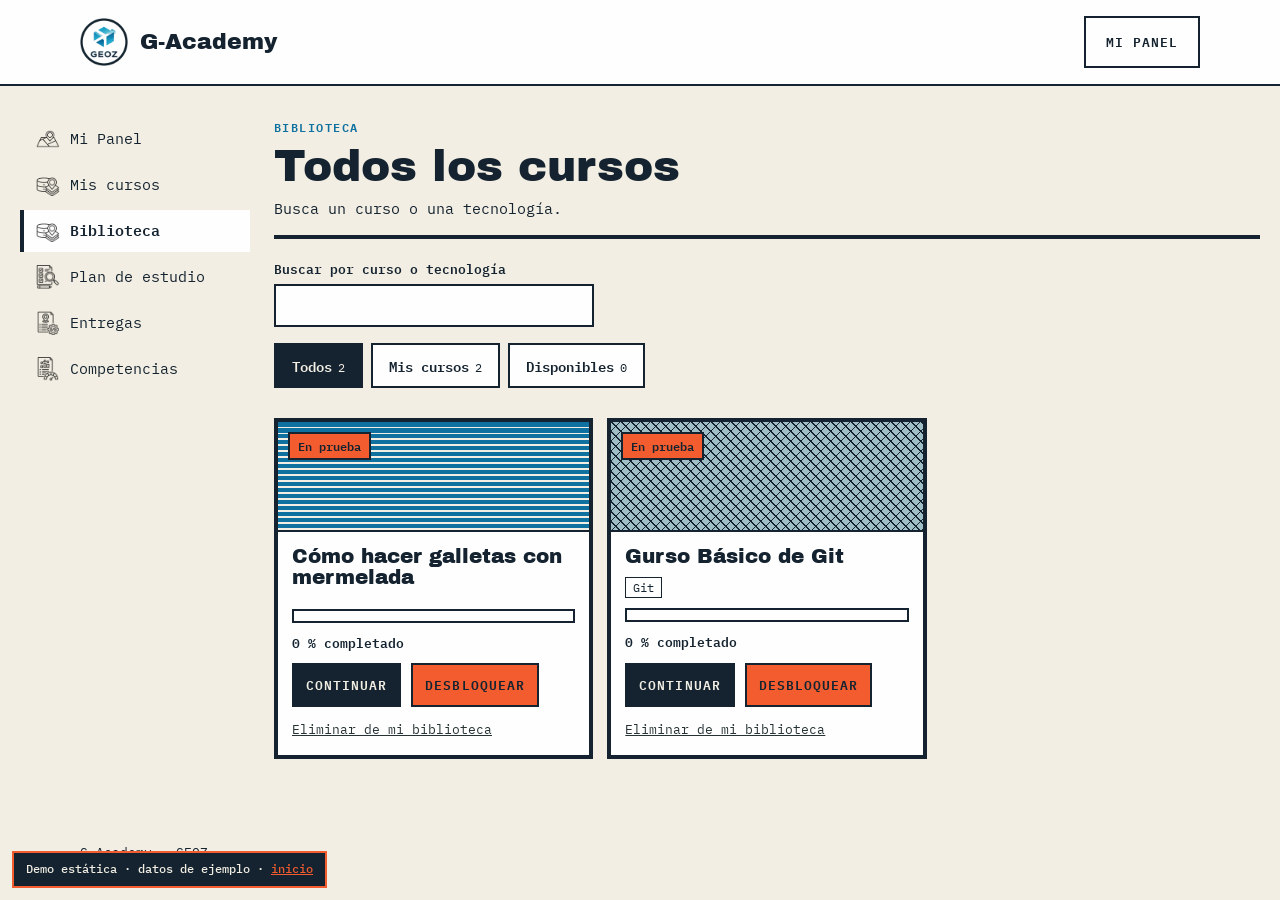
<file: demo/biblioteca.html>
<!doctype html><html lang="es"><head><meta charset="utf-8"><meta name="viewport" content="width=device-width,initial-scale=1"><title>Biblioteca · G-Academy</title><link rel="icon" type="image/png" href="recursos/favicon-png-7e6f3d9d.png"><link rel="preconnect" href="https://fonts.googleapis.com"><link rel="preconnect" href="https://fonts.gstatic.com" crossorigin><link href="https://fonts.googleapis.com/css2?family=Archivo+Black&family=IBM+Plex+Mono:wght@400;500;600&display=swap" rel="stylesheet"><link rel="stylesheet" href="recursos/geoz-css-666b31b8.css"></head><body><header class="head"><div class="wrap"><a class="brand" href="panel.html"><img src="recursos/logo-principal-png-af5bd5e1.png" alt="Logotipo de GEOZ" width="48" height="48">G-Academy</a><a class="btn ghost" href="panel.html">Mi Panel</a></div></header><main><div class="layout"><nav class="side" aria-label="Secciones"><ul><li><a href="panel.html"><img src="recursos/inicio-e2a490a1.png" alt="">Mi Panel</a></li><li><a href="panel.html"><img src="recursos/cursos-406a5758.png" alt="">Mis cursos</a></li><li><a href="biblioteca.html" class="on" aria-current="page"><img src="recursos/cursos-406a5758.png" alt="">Biblioteca</a></li><li><a href="panel.html#geozplan"><img src="recursos/plan-03ad31c6.png" alt="">Plan de estudio</a></li><li><a href="panel.html#geozdue"><img src="recursos/entregas-22d4bb49.png" alt="">Entregas</a></li><li><a href="panel.html#geozcomp"><img src="recursos/competencias-9c28bcb9.png" alt="">Competencias</a></li></ul></nav><div><div class="intro"><span class="label">Biblioteca</span><h1>Todos los cursos</h1><p>Busca un curso o una tecnología.</p></div><div class="tools"><label class="search" style="flex:1 1 240px">Buscar por curso o tecnología<input id="q" type="search" autocomplete="off" list="techs"><datalist id="techs"></datalist></label></div><div class="pills" id="own" role="group" aria-label="Mostrar" style="margin-bottom:10px"></div><div class="pills" id="pills" role="group" aria-label="Filtro" style="margin-bottom:16px"></div><div id="pathhead"></div><div class="courses" id="list" aria-live="polite"></div></div></div></main><footer><div class="wrap">G-Academy · GEOZ</div></footer><script>var GEOZ_CATALOG={"courses":[{"id":3,"n":"Cómo hacer galletas con mermelada","t":[],"c":"p-lines c-steel","s":"trial","p":0,"u":"aula-3.html","l":"direct","pay":"pago-3.html"},{"id":2,"n":"Gurso Básico de Git","t":["Git"],"c":"p-cross c-mist","s":"trial","p":0,"u":"aula-2.html","l":"direct","pay":"pago-2.html"}],"paths":[],"logged":true,"sesskey":"","leave":"#"};</script><script src="recursos/catalog.js"></script><script src="recursos/demo.js"></script></body></html>
</file>
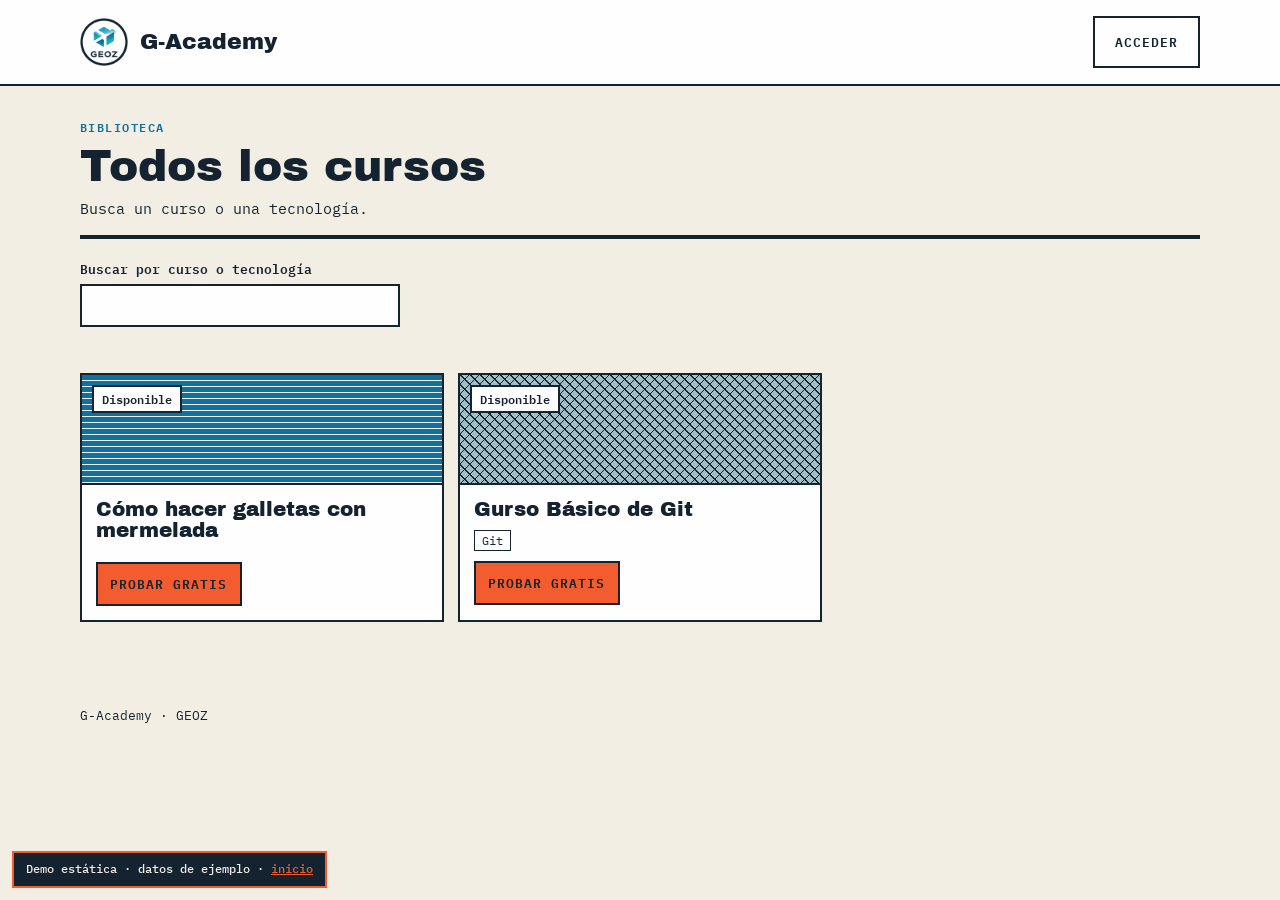
<file: demo/catalogo-publico.html>
<!doctype html><html lang="es"><head><meta charset="utf-8"><meta name="viewport" content="width=device-width,initial-scale=1"><title>Biblioteca · G-Academy</title><link rel="icon" type="image/png" href="recursos/favicon-png-7e6f3d9d.png"><link rel="preconnect" href="https://fonts.googleapis.com"><link rel="preconnect" href="https://fonts.gstatic.com" crossorigin><link href="https://fonts.googleapis.com/css2?family=Archivo+Black&family=IBM+Plex+Mono:wght@400;500;600&display=swap" rel="stylesheet"><link rel="stylesheet" href="recursos/geoz-css-666b31b8.css"></head><body><header class="head"><div class="wrap"><a class="brand" href="index.html"><img src="recursos/logo-principal-png-af5bd5e1.png" alt="Logotipo de GEOZ" width="48" height="48">G-Academy</a><a class="btn ghost" href="acceso.html">Acceder</a></div></header><main><div class="layout pub"><div><div class="intro"><span class="label">Biblioteca</span><h1>Todos los cursos</h1><p>Busca un curso o una tecnología.</p></div><div class="tools"><label class="search" style="flex:1 1 240px">Buscar por curso o tecnología<input id="q" type="search" autocomplete="off" list="techs"><datalist id="techs"></datalist></label></div><div class="pills" id="own" role="group" aria-label="Mostrar" style="margin-bottom:10px"></div><div class="pills" id="pills" role="group" aria-label="Filtro" style="margin-bottom:16px"></div><div id="pathhead"></div><div class="courses" id="list" aria-live="polite"></div></div></div></main><footer><div class="wrap">G-Academy · GEOZ</div></footer><script>var GEOZ_CATALOG={"courses":[{"id":3,"n":"Cómo hacer galletas con mermelada","t":[],"c":"p-lines c-steel","s":"none","p":null,"u":"curso-3.html","l":null,"pay":null},{"id":2,"n":"Gurso Básico de Git","t":["Git"],"c":"p-cross c-mist","s":"none","p":null,"u":"curso-2.html","l":null,"pay":null}],"paths":[],"logged":false,"sesskey":"","leave":"#"};</script><script src="recursos/catalog.js"></script><script src="recursos/demo.js"></script></body></html>
</file>
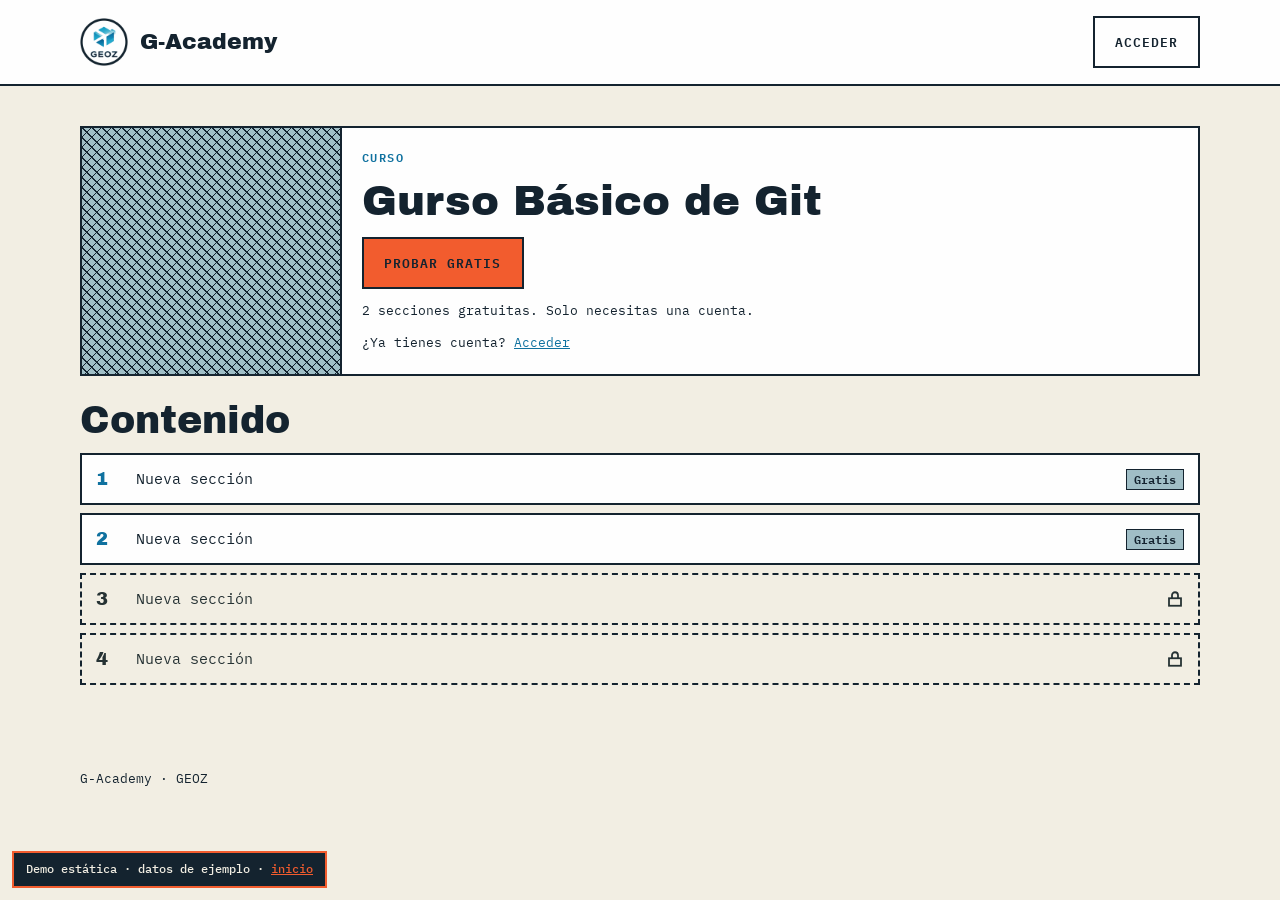
<file: demo/curso-2.html>
<!doctype html><html lang="es"><head><meta charset="utf-8"><meta name="viewport" content="width=device-width,initial-scale=1"><title>Gurso Básico de Git · G-Academy</title><link rel="icon" type="image/png" href="recursos/favicon-png-7e6f3d9d.png"><link rel="preconnect" href="https://fonts.googleapis.com"><link rel="preconnect" href="https://fonts.gstatic.com" crossorigin><link href="https://fonts.googleapis.com/css2?family=Archivo+Black&family=IBM+Plex+Mono:wght@400;500;600&display=swap" rel="stylesheet"><link rel="stylesheet" href="recursos/geoz-css-666b31b8.css"></head><body><header class="head"><div class="wrap"><a class="brand" href="index.html"><img src="recursos/logo-principal-png-af5bd5e1.png" alt="Logotipo de GEOZ" width="48" height="48">G-Academy</a><a class="btn ghost" href="acceso.html">Acceder</a></div></header><main><div class="wrap page"><div class="hdcourse"><div class="cover p-cross c-mist"></div><div class="body"><span class="label">Curso</span><h1 style="font-size:clamp(28px,4vw,42px)">Gurso Básico de Git</h1><a class="btn accent" href="registro.html?curso=2">Probar gratis</a><span class="note">2 secciones gratuitas. Solo necesitas una cuenta.</span><span class="note">¿Ya tienes cuenta? <a href="acceso.html?curso=2">Acceder</a></span></div></div><h2 style="margin-bottom:12px">Contenido</h2><ol class="secs"><li><b>1</b><span>Nueva sección</span><span class="chip free">Gratis</span></li><li><b>2</b><span>Nueva sección</span><span class="chip free">Gratis</span></li><li class="lock"><b>3</b><span>Nueva sección</span><svg viewBox="0 0 24 24" fill="none" stroke="currentColor" stroke-width="2.4" role="img" aria-label="Bloqueada"><rect x="4" y="11" width="16" height="10"/><path d="M8 11V7a4 4 0 0 1 8 0v4"/></svg></li><li class="lock"><b>4</b><span>Nueva sección</span><svg viewBox="0 0 24 24" fill="none" stroke="currentColor" stroke-width="2.4" role="img" aria-label="Bloqueada"><rect x="4" y="11" width="16" height="10"/><path d="M8 11V7a4 4 0 0 1 8 0v4"/></svg></li></ol></div></main><footer><div class="wrap">G-Academy · GEOZ</div></footer><script src="recursos/demo.js"></script></body></html>
</file>
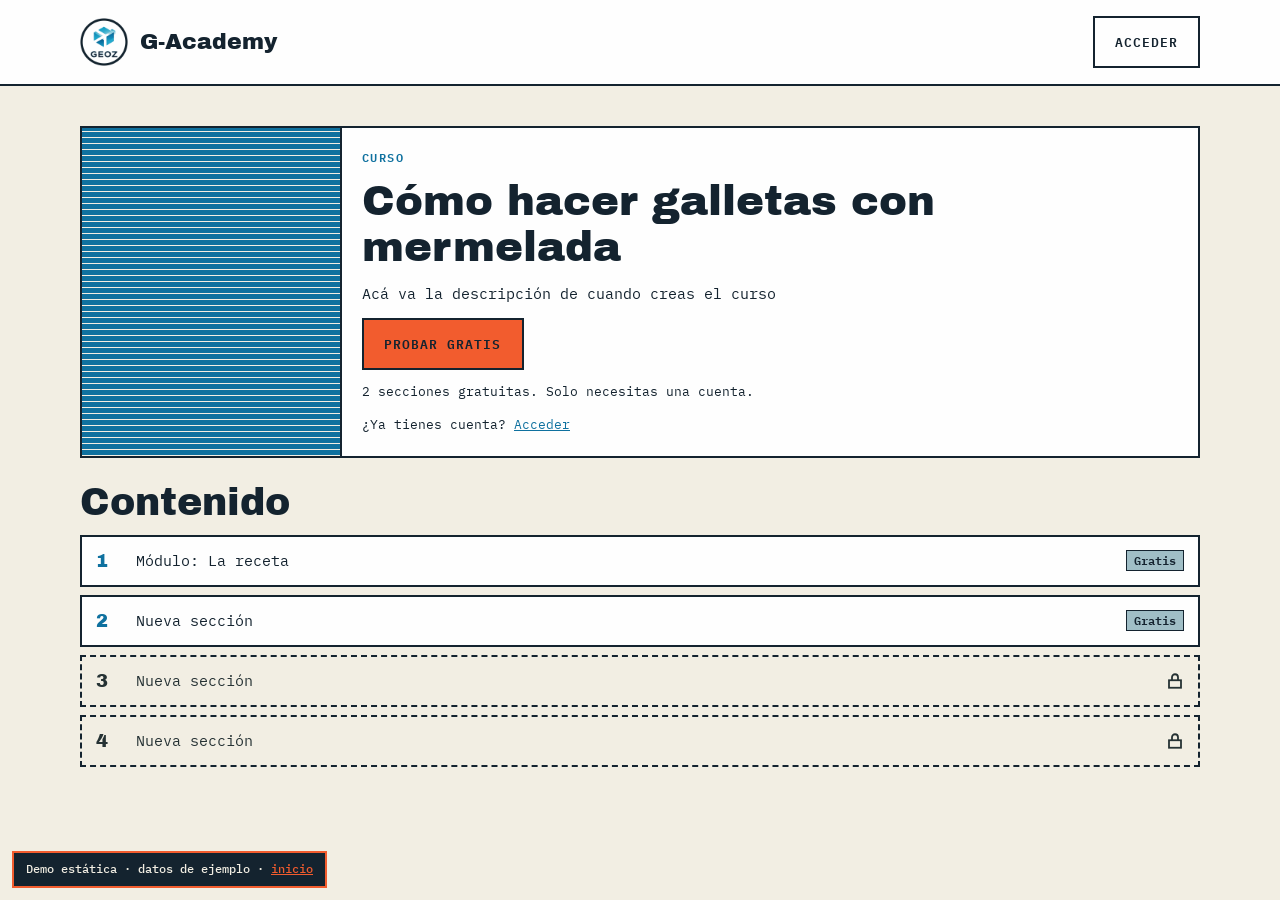
<file: demo/curso-3.html>
<!doctype html><html lang="es"><head><meta charset="utf-8"><meta name="viewport" content="width=device-width,initial-scale=1"><title>Cómo hacer galletas con mermelada · G-Academy</title><link rel="icon" type="image/png" href="recursos/favicon-png-7e6f3d9d.png"><link rel="preconnect" href="https://fonts.googleapis.com"><link rel="preconnect" href="https://fonts.gstatic.com" crossorigin><link href="https://fonts.googleapis.com/css2?family=Archivo+Black&family=IBM+Plex+Mono:wght@400;500;600&display=swap" rel="stylesheet"><link rel="stylesheet" href="recursos/geoz-css-666b31b8.css"></head><body><header class="head"><div class="wrap"><a class="brand" href="index.html"><img src="recursos/logo-principal-png-af5bd5e1.png" alt="Logotipo de GEOZ" width="48" height="48">G-Academy</a><a class="btn ghost" href="acceso.html">Acceder</a></div></header><main><div class="wrap page"><div class="hdcourse"><div class="cover p-lines c-steel"></div><div class="body"><span class="label">Curso</span><h1 style="font-size:clamp(28px,4vw,42px)">Cómo hacer galletas con mermelada</h1><p>Acá va la descripción de cuando creas el curso</p><a class="btn accent" href="registro.html?curso=3">Probar gratis</a><span class="note">2 secciones gratuitas. Solo necesitas una cuenta.</span><span class="note">¿Ya tienes cuenta? <a href="acceso.html?curso=3">Acceder</a></span></div></div><h2 style="margin-bottom:12px">Contenido</h2><ol class="secs"><li><b>1</b><span>Módulo: La receta</span><span class="chip free">Gratis</span></li><li><b>2</b><span>Nueva sección</span><span class="chip free">Gratis</span></li><li class="lock"><b>3</b><span>Nueva sección</span><svg viewBox="0 0 24 24" fill="none" stroke="currentColor" stroke-width="2.4" role="img" aria-label="Bloqueada"><rect x="4" y="11" width="16" height="10"/><path d="M8 11V7a4 4 0 0 1 8 0v4"/></svg></li><li class="lock"><b>4</b><span>Nueva sección</span><svg viewBox="0 0 24 24" fill="none" stroke="currentColor" stroke-width="2.4" role="img" aria-label="Bloqueada"><rect x="4" y="11" width="16" height="10"/><path d="M8 11V7a4 4 0 0 1 8 0v4"/></svg></li></ol></div></main><footer><div class="wrap">G-Academy · GEOZ</div></footer><script src="recursos/demo.js"></script></body></html>
</file>
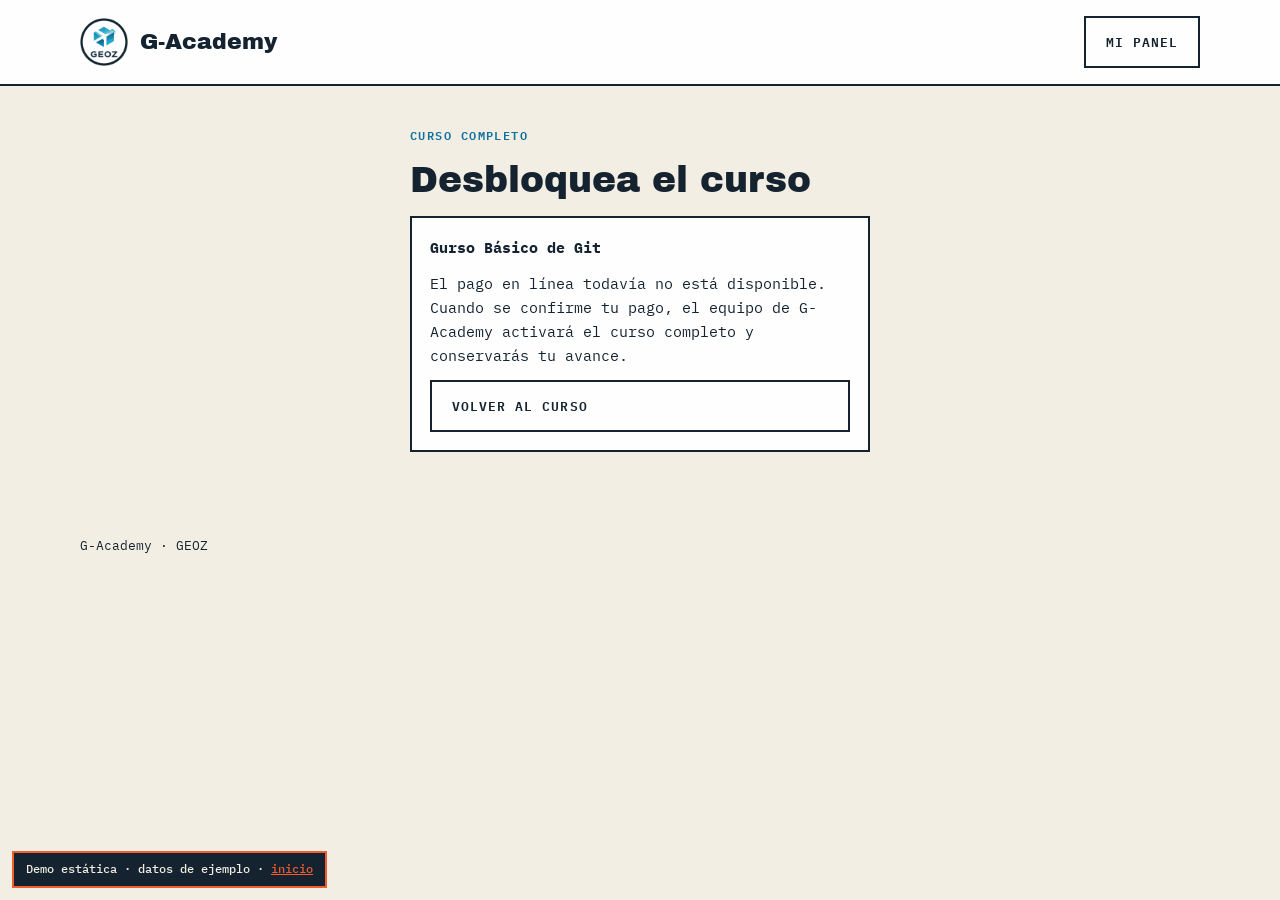
<file: demo/pago-2.html>
<!doctype html><html lang="es"><head><meta charset="utf-8"><meta name="viewport" content="width=device-width,initial-scale=1"><title>Desbloquear curso · G-Academy</title><link rel="icon" type="image/png" href="recursos/favicon-png-7e6f3d9d.png"><link rel="preconnect" href="https://fonts.googleapis.com"><link rel="preconnect" href="https://fonts.gstatic.com" crossorigin><link href="https://fonts.googleapis.com/css2?family=Archivo+Black&family=IBM+Plex+Mono:wght@400;500;600&display=swap" rel="stylesheet"><link rel="stylesheet" href="recursos/geoz-css-666b31b8.css"></head><body><header class="head"><div class="wrap"><a class="brand" href="panel.html"><img src="recursos/logo-principal-png-af5bd5e1.png" alt="Logotipo de GEOZ" width="48" height="48">G-Academy</a><a class="btn ghost" href="panel.html">Mi Panel</a></div></header><main><div class="wrap page"><div class="narrow stack"><span class="label">Curso completo</span><h1 style="font-size:36px">Desbloquea el curso</h1><div class="card"><strong>Gurso Básico de Git</strong><p>El pago en línea todavía no está disponible. Cuando se confirme tu pago, el equipo de G-Academy activará el curso completo y conservarás tu avance.</p><a class="btn ghost" href="aula-2.html">Volver al curso</a></div></div></div></main><footer><div class="wrap">G-Academy · GEOZ</div></footer><script src="recursos/demo.js"></script></body></html>
</file>
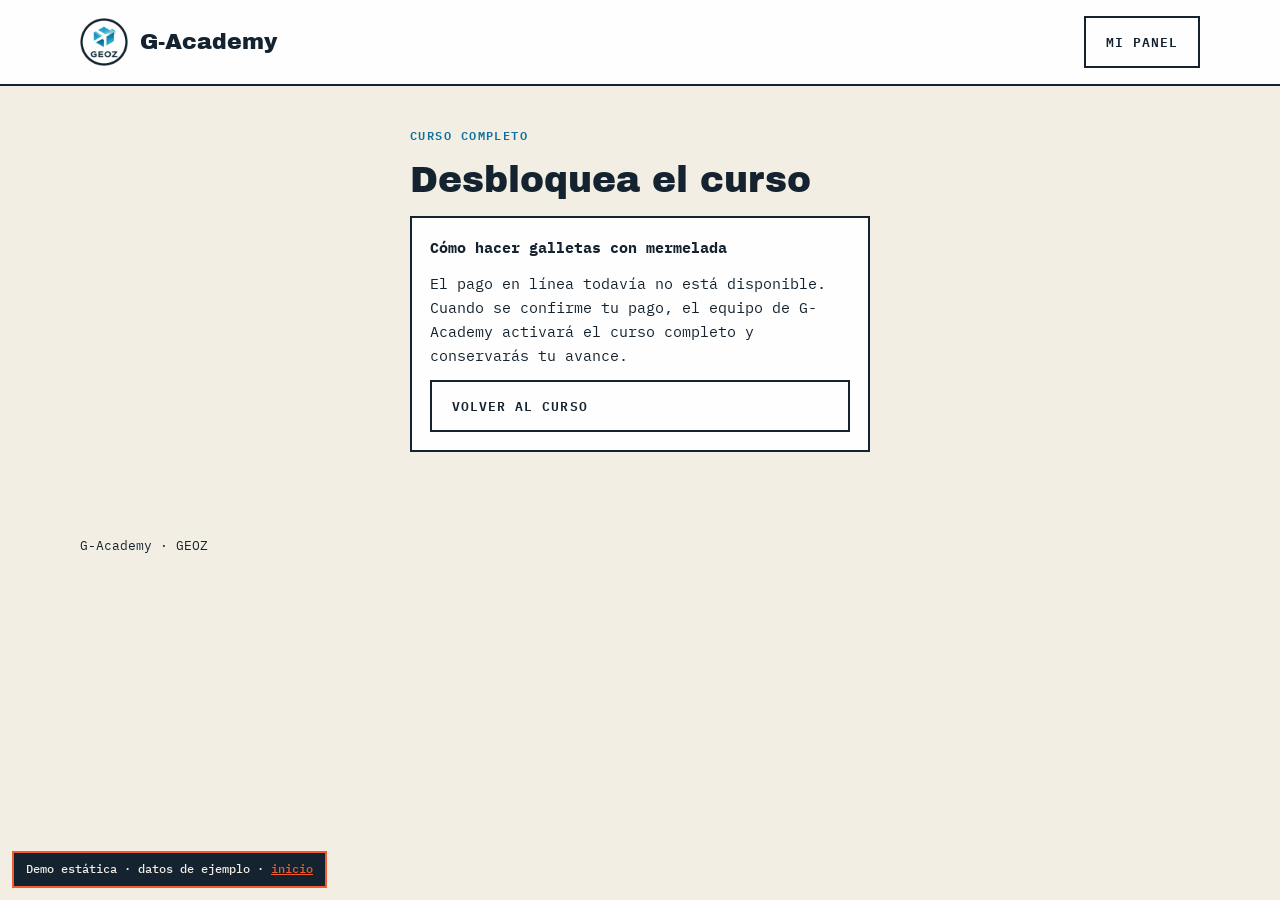
<file: demo/pago-3.html>
<!doctype html><html lang="es"><head><meta charset="utf-8"><meta name="viewport" content="width=device-width,initial-scale=1"><title>Desbloquear curso · G-Academy</title><link rel="icon" type="image/png" href="recursos/favicon-png-7e6f3d9d.png"><link rel="preconnect" href="https://fonts.googleapis.com"><link rel="preconnect" href="https://fonts.gstatic.com" crossorigin><link href="https://fonts.googleapis.com/css2?family=Archivo+Black&family=IBM+Plex+Mono:wght@400;500;600&display=swap" rel="stylesheet"><link rel="stylesheet" href="recursos/geoz-css-666b31b8.css"></head><body><header class="head"><div class="wrap"><a class="brand" href="panel.html"><img src="recursos/logo-principal-png-af5bd5e1.png" alt="Logotipo de GEOZ" width="48" height="48">G-Academy</a><a class="btn ghost" href="panel.html">Mi Panel</a></div></header><main><div class="wrap page"><div class="narrow stack"><span class="label">Curso completo</span><h1 style="font-size:36px">Desbloquea el curso</h1><div class="card"><strong>Cómo hacer galletas con mermelada</strong><p>El pago en línea todavía no está disponible. Cuando se confirme tu pago, el equipo de G-Academy activará el curso completo y conservarás tu avance.</p><a class="btn ghost" href="aula-3.html">Volver al curso</a></div></div></div></main><footer><div class="wrap">G-Academy · GEOZ</div></footer><script src="recursos/demo.js"></script></body></html>
</file>
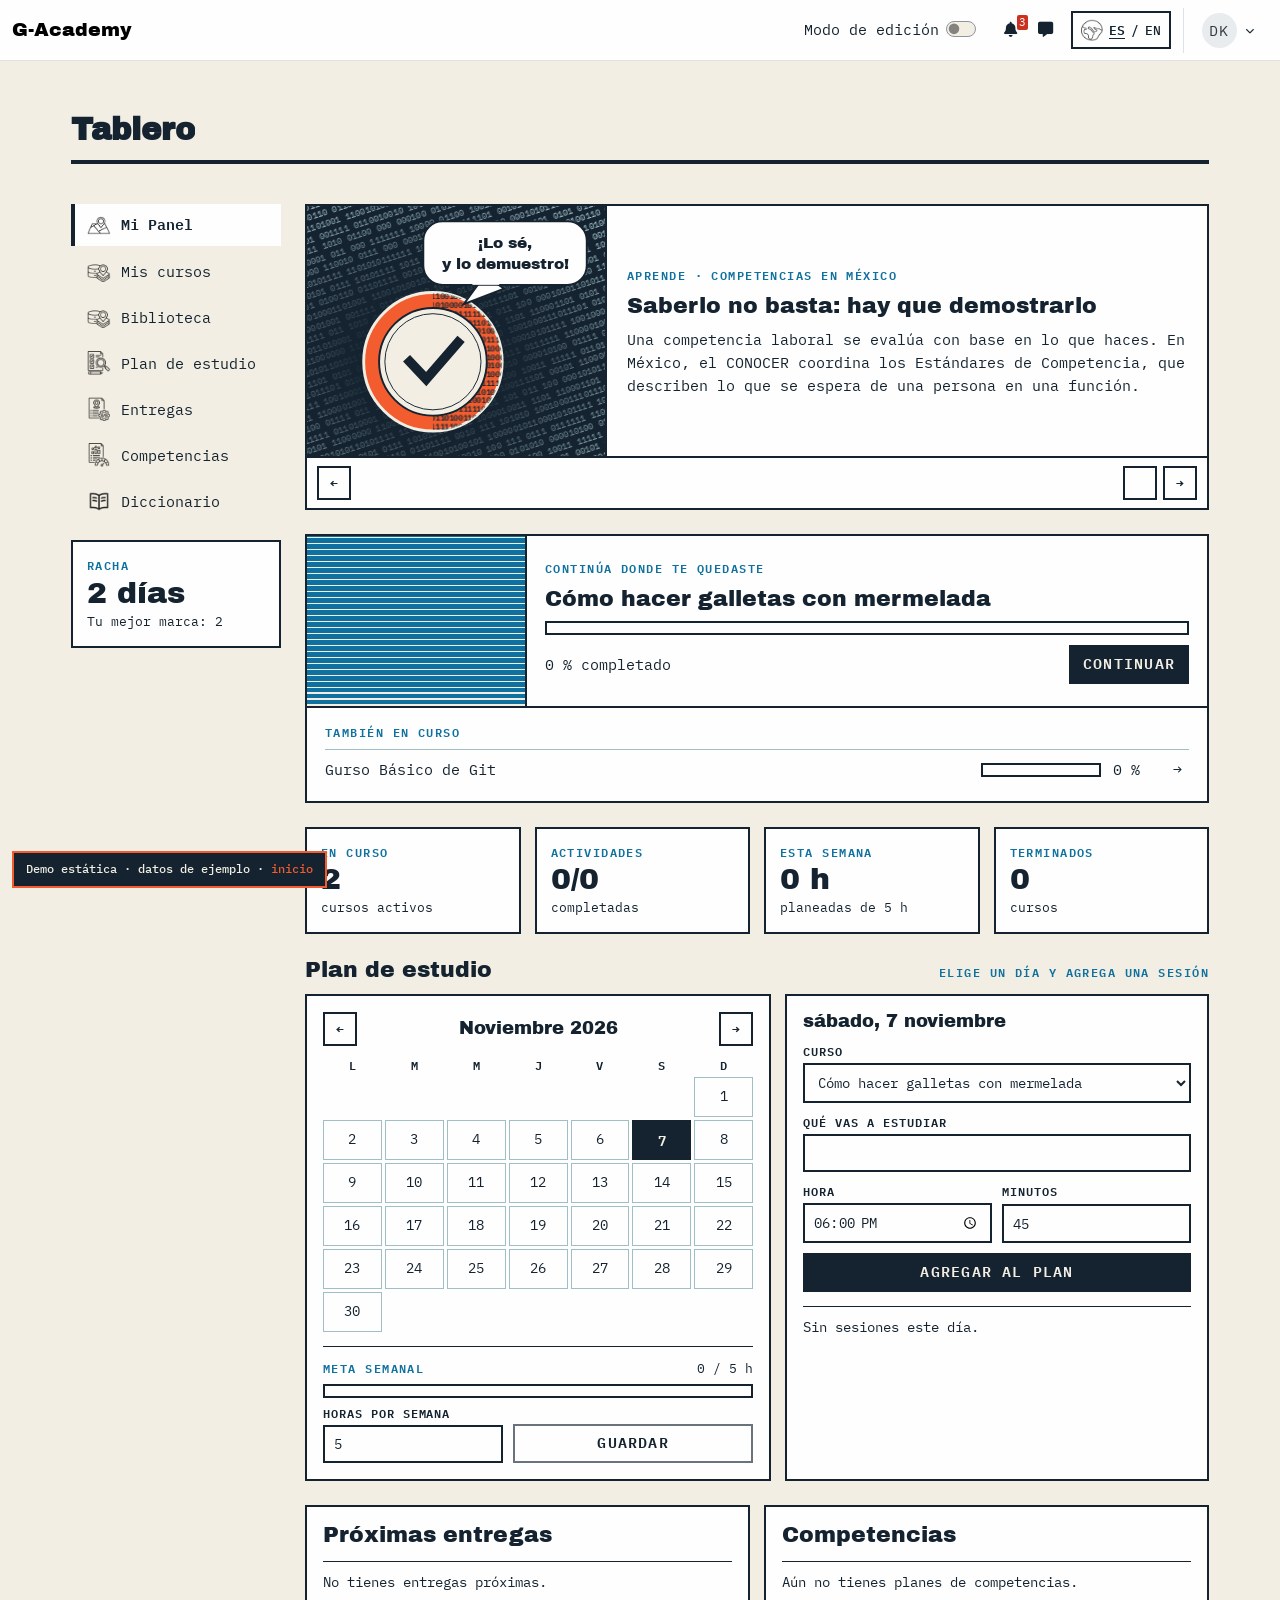
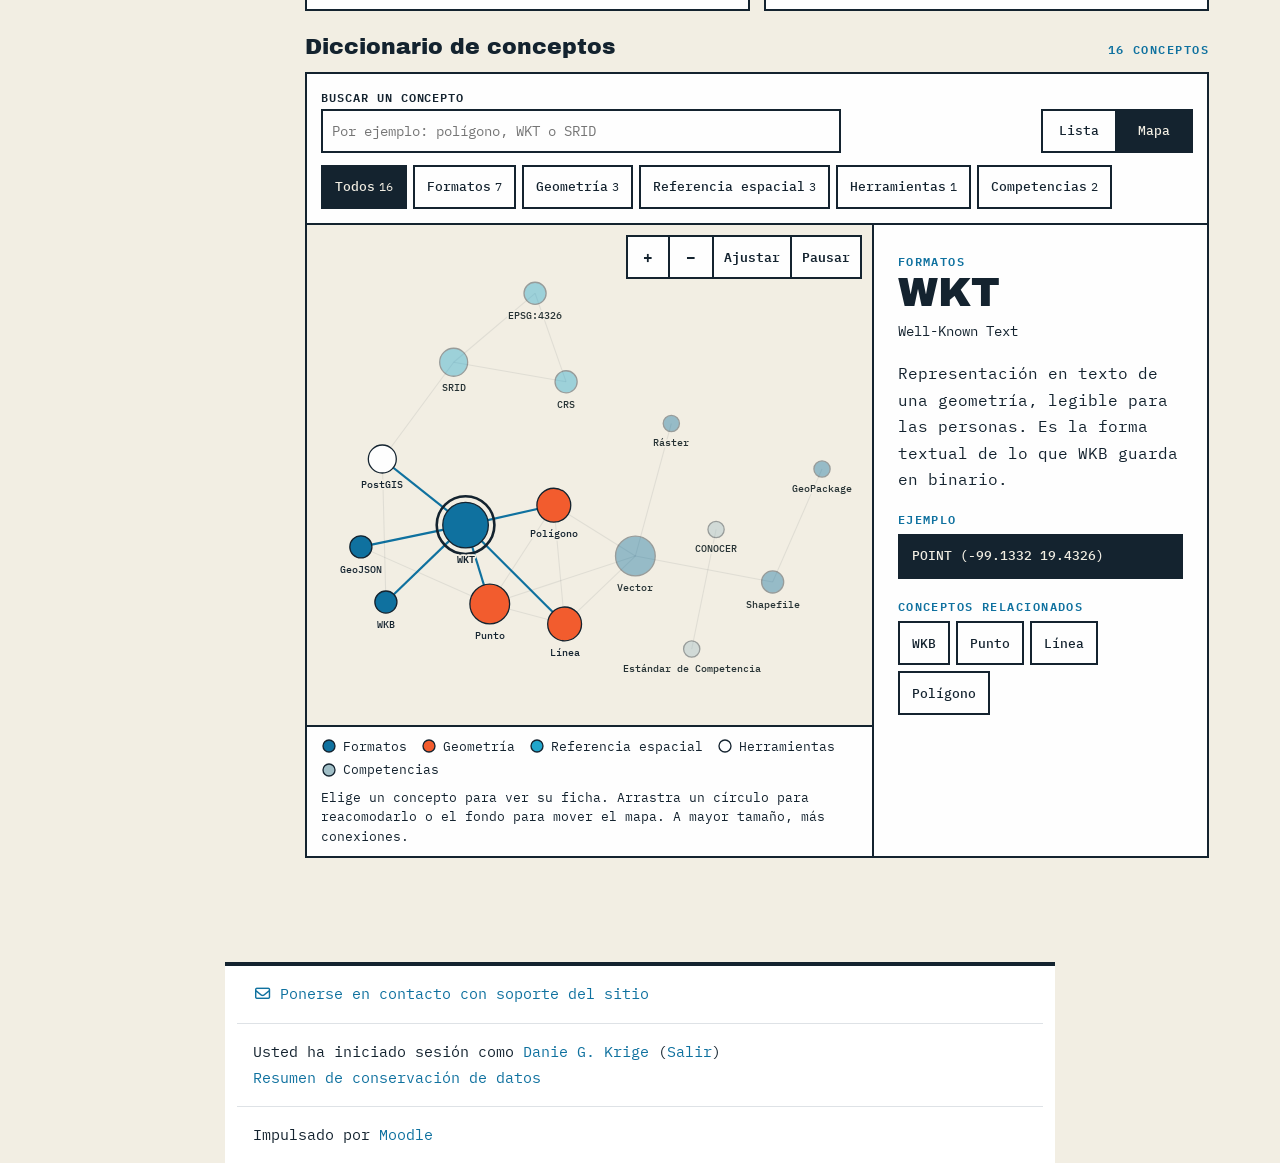
<file: demo/panel.html>
<!DOCTYPE html>

<html  dir="ltr" lang="es-mx" xml:lang="es-mx">
<head>
    <title>Tablero | G-Academy</title>
    <link rel="shortcut icon" href="recursos/favicon-png-70ead0fc.png" />
    <style>body [data-course-id="3"][data-course-id="3"][data-course-id="3"][data-course-id="3"] .card-img-top,body [data-course-id="3"][data-course-id="3"][data-course-id="3"][data-course-id="3"] .list-image,body [data-course-id="3"][data-course-id="3"][data-course-id="3"][data-course-id="3"] .summary-image,body [data-course-id="3"][data-course-id="3"][data-course-id="3"][data-course-id="3"] .cover{--gz-f:#F2EEE3;position:relative;overflow:hidden;background-color:#0F719F!important;background-image:repeating-linear-gradient(0deg,var(--gz-f) 0 1.5px,transparent 1.5px 6px)!important;background-size:auto!important;background-position:0 0!important;background-repeat:repeat!important;}body [data-course-id="2"][data-course-id="2"][data-course-id="2"][data-course-id="2"] .card-img-top,body [data-course-id="2"][data-course-id="2"][data-course-id="2"][data-course-id="2"] .list-image,body [data-course-id="2"][data-course-id="2"][data-course-id="2"][data-course-id="2"] .summary-image,body [data-course-id="2"][data-course-id="2"][data-course-id="2"][data-course-id="2"] .cover{--gz-f:#14232F;position:relative;overflow:hidden;background-color:#A0BEC6!important;background-image:linear-gradient(45deg,var(--gz-f) 8%,transparent 8% 50%,var(--gz-f) 50% 58%,transparent 58%),linear-gradient(-45deg,var(--gz-f) 8%,transparent 8% 50%,var(--gz-f) 50% 58%,transparent 58%)!important;background-size:10px 10px!important;background-position:0 0!important;background-repeat:repeat!important;}</style><meta http-equiv="Content-Type" content="text/html; charset=utf-8" />
<meta name="keywords" content="moodle, Tablero | G-Academy" />
<link rel="stylesheet" type="text/css" href="recursos/all-131608db.css" />


<link rel="preconnect" href="https://fonts.googleapis.com">
<link rel="preconnect" href="https://fonts.gstatic.com" crossorigin>
<link href="https://fonts.googleapis.com/css2?family=Archivo+Black&family=IBM+Plex+Mono:wght@400;500;600&display=swap" rel="stylesheet">
    <meta name="viewport" content="width=device-width, initial-scale=1.0">
</head>
<body  id="page-my-index" class="limitedwidth format-site  path-my dir-ltr lang-es_mx yui-skin-sam yui3-skin-sam localhost--8080 pagelayout-mydashboard course-1 context-13 theme uses-drawers drawer-open-index">
<div class="toast-wrapper mx-auto py-0 fixed-top" role="status" aria-live="polite"></div>
<div id="page-wrapper" class="d-print-block">

    <div>
    <a class="visually-hidden-focusable" href="#maincontent">Saltar al contenido principal</a>
</div>





    <nav class="navbar fixed-top bg-body navbar-expand" aria-label="Navegación del sitio">
        <div class="container-fluid">
            <button class="navbar-toggler aabtn d-block d-md-none px-1 my-1 border-0" data-toggler="drawers" data-action="toggle" data-target="theme_boost-drawers-primary">
                <span class="navbar-toggler-icon"></span>
                <span class="visually-hidden">Pánel lateral</span>
            </button>
    
            <a href="panel.html" class="navbar-brand d-none d-md-flex align-items-center m-0 me-4 p-0 aabtn">
    
                    G-Academy
            </a>
                <div class="primary-navigation">
                    <nav class="moremenu navigation">
                        <ul id="moremenu-6aef74b419e76-navbar-nav" role="menubar" class="nav more-nav navbar-nav">
                                    <li data-key="myhome" class="nav-item" role="none" data-forceintomoremenu="false">
                                                <a role="menuitem" class="nav-link active "
                                                    href="panel.html"
                                                    
                                                    aria-current="true"
                                                    data-disableactive="true"
                                                    
                                                >
                                                    Tablero
                                                </a>
                                    </li>
                            <li role="none" class="nav-item dropdown dropdownmoremenu d-none" data-region="morebutton">
                                <a class="dropdown-toggle nav-link " href="#" id="moremenu-dropdown-6aef74b419e76" role="menuitem" data-bs-toggle="dropdown" aria-haspopup="true" aria-expanded="false" tabindex="-1">
                                    Más
                                </a>
                                <ul class="dropdown-menu dropdown-menu-start" data-region="moredropdown" aria-labelledby="moremenu-dropdown-6aef74b419e76" role="menu">
                                </ul>
                            </li>
                        </ul>
                    </nav>
                </div>
    
    
            <div id="usernavigation" class="navbar-nav ms-auto h-100">
                <form action="#" data-demo-form="panel" method="post" class="d-flex align-items-center editmode-switch-form ms-2">
    <div class="input-group">
        <label class="me-2 mb-0 form-check-label " for="6aef74b41de476aef74b4177d54-editingswitch">
            Modo de edición
        </label>
        <div class="form-check form-switch">
            <input type="checkbox" name="setmode" class="form-check-input" id="6aef74b41de476aef74b4177d54-editingswitch" data-context="13" data-pageurl="panel.html">
            <span class="form-check-label">&nbsp;</span>
        </div>
    </div>
    <input type="hidden" name="sesskey" value="">
    <input type="hidden" name="pageurl" value="panel.html">
    <input type="hidden" name="context" value="13">
    
</form>
                <div class="popover-region collapsed popover-region-notifications"
    id="nav-notification-popover-container" data-userid="4"
    data-region="popover-region">
    <div class="popover-region-toggle nav-link icon-no-margin"
        data-region="popover-region-toggle"
        aria-controls="popover-region-container-6aef74b41e41f6aef74b4177d55"
        aria-haspopup="true"
        aria-expanded="false"
        aria-label="  Mostrar ventana de notificación con 3 notificaciones nuevas  "
        title="  Mostrar ventana de notificación con 3 notificaciones nuevas  "
        tabindex="0"
        role="button">
                <i class="icon fa fa-bell fa-fw " aria-hidden="true" ></i>
        <div
            class="count-container "
            data-region="count-container"
            aria-hidden=true
        >
            3
        </div>

    </div>
    <div         aria-modal="true"
        tabindex="-1"

        id="popover-region-container-6aef74b41e41f6aef74b4177d55"
        class="popover-region-container"
        data-region="popover-region-container"
        aria-hidden="true"
        aria-label="Ventana de notificación"
        role="dialog">
        <div class="popover-region-header-container">
            <h3 class="popover-region-header-text" data-region="popover-region-header-text">Notificaciones</h3>
            <div class="popover-region-header-actions" data-region="popover-region-header-actions">        <a class="mark-all-read-button btn btn-sm btn-link m-0 py-0 icon-no-margin"
           href="#"
           title="Marcar todo como leído"
           data-action="mark-all-read"
           role="button"
           aria-label="Marcar todo como leído">
            <span class="normal-icon"><i class="icon fa fa-check fa-fw " aria-hidden="true" ></i></span>
            <span class="loading-icon icon-no-margin ">
                <i class="icon fa fa-spinner fa-spin fa-fw "  title="Cargando" role="img" aria-label="Cargando"></i>
            </span>
            <span aria-live="polite" class="visually-hidden" data-region="notification-read-feedback"></span>
        </a>
            <a href="#" data-demo="no"
               title="Preferencias de notificación"
               aria-label="Preferencias de notificación"
               class="btn btn-sm btn-link m-0 py-0 icon-no-margin" >
                <i class="icon fa fa-gear fa-fw " aria-hidden="true" ></i></a>
        <button type="button" class="btn btn-sm btn-link m-0 py-0 icon-no-margin" aria-label="Cerrar" title="Cerrar" data-action="close-notification-popover">
            <i class="icon fa fa-xmark fa-fw " aria-hidden="true" ></i>
        </button>
</div>
        </div>
        <div class="popover-region-content-container" data-region="popover-region-content-container">
            <div class="popover-region-content" data-region="popover-region-content">
                        <div class="all-notifications"
            data-region="all-notifications"
            role="log"
            aria-busy="false"
            aria-atomic="false"
            aria-relevant="additions"></div>
        <div class="empty-message" tabindex="0" data-region="empty-message">Usted no tiene notificaciones</div>

            </div>
            <span class="loading-icon icon-no-margin ">
                <i class="icon fa fa-spinner fa-spin fa-fw "  title="Cargando" role="img" aria-label="Cargando"></i>
            </span>
        </div>
                <a class="see-all-link"
                    href="#" data-demo="no">
                    <div class="popover-region-footer-container">
                        <div class="popover-region-seeall-text">Verlo todo</div>
                    </div>
                </a>
    </div>
</div><div class="popover-region collapsed" data-region="popover-region-messages">
    <a
        id="message-drawer-toggle-6aef74b41f0736aef74b4177d56"
        class="nav-link popover-region-toggle position-relative icon-no-margin"
        href="#"
        aria-label="Mostrar/Ocultar cajón de mensajería"
        title="Mostrar/Ocultar cajón de mensajería"
        role="button"
        aria-expanded="false"
        aria-describedby="unread-messages-count-6aef74b41f0736aef74b4177d56"
    >
        <i class="icon fa fa-message fa-fw " aria-hidden="true" ></i>
        <div
            class="count-container hidden"
            data-region="count-container"
        >
            <span aria-hidden="true">0</span>
            <span class="visually-hidden" id="unread-messages-count-6aef74b41f0736aef74b4177d56">Hay 0 conversaciones no leídas</span>
        </div>
    </a>
    <span class="visually-hidden-focusable" data-region="jumpto" tabindex="-1"></span>
</div><div class="gzlang-wrap d-flex align-items-center"><a class="gzlang" href="#" data-demo="no" aria-label="Change language to English" hreflang="en"><img src="recursos/idioma-a6b5afca.png" alt="" width="22" height="22"><b>ES</b>/<span>EN</span></a></div>
                    <div class="divider border-start h-75 align-self-center mx-1"></div>
                    <div class="d-flex align-items-stretch usermenu-container" data-region="usermenu">
                        <div class="usermenu">
                                <div class="dropdown show">
                                    <a href="#" role="button" id="user-menu-toggle" data-bs-toggle="dropdown" aria-label="Menú del usuario"
                                       aria-haspopup="true" aria-controls="user-action-menu" class="btn dropdown-toggle">
                                        <span class="userbutton">
                                            <span class="avatars">
                                                    <span class="avatar current">
                                                        <span class="userinitials size-35" title="Danie G. Krige" aria-label="Danie G. Krige" role="img">DK</span>
                                                    </span>
                                            </span>
                                        </span>
                                    </a>
                                    <div id="user-action-menu" class="dropdown-menu dropdown-menu-end">
                                        <div id="usermenu-carousel" class="carousel slide" data-touch="false" data-interval="false" data-keyboard="false">
                                            <div class="carousel-inner">
                                                <div id="carousel-item-main" class="carousel-item active" role="menu" tabindex="-1" aria-label="Usuario">
                                                            <a href="#" data-demo="no" class="dropdown-item" role="menuitem" tabindex="-1">
                                                                    
                                                                Perfil
                                                            </a>
                                                        
                                                            <a href="#" data-demo="no" class="dropdown-item" role="menuitem" tabindex="-1">
                                                                    
                                                                Calificaciones
                                                            </a>
                                                        
                                                            <a href="#" data-demo="no" class="dropdown-item" role="menuitem" tabindex="-1">
                                                                    
                                                                Calendario
                                                            </a>
                                                        
                                                            <a href="#" data-demo="no" class="dropdown-item" role="menuitem" tabindex="-1">
                                                                    
                                                                Archivos privados
                                                            </a>
                                                        
                                                            <a href="#" data-demo="no" class="dropdown-item" role="menuitem" tabindex="-1">
                                                                    
                                                                Reportes
                                                            </a>
                                                        
                                                        <div class="dropdown-divider"></div>
                                                            <a href="#" data-demo="no" class="dropdown-item" role="menuitem" tabindex="-1">
                                                                    
                                                                Preferencias
                                                            </a>
                                                        
                                                            <a href="#" class="carousel-navigation-link dropdown-item" role="menuitem" tabindex="-1" data-carousel-target-id="carousel-item-6aef74b41a011">
                                                                    
                                                                Idioma
                                                            </a>
                                                        <div class="dropdown-divider"></div>
                                                            <a href="index.html" class="dropdown-item" role="menuitem" tabindex="-1">
                                                                    
                                                                Salir
                                                            </a>
                                                        
                                                </div>
                                                    <div id="carousel-item-6aef74b41a011" role="menu" class="carousel-item submenu" tabindex="-1" aria-label="Selector de idioma">
                                                        <div class="d-flex flex-column h-100">
                                                            <div class="header">
                                                                <button type="button" class="btn btn-icon carousel-navigation-link text-decoration-none text-body" data-carousel-target-id="carousel-item-main" aria-label="Regresar al menú del usuario">
                                                                    <span class="dir-rtl-hide"><img class="icon " alt="" aria-hidden="true" src="recursos/arrow-left-9c67092f.svg" /></span>
                                                                    <span class="dir-ltr-hide"><img class="icon " alt="" aria-hidden="true" src="recursos/arrow-right-0c500577.svg" /></span>
                                                                </button>
                                                                <span class="ps-2" id="carousel-item-title-6aef74b41a011">Selector de idioma</span>
                                                            </div>
                                                            <div class="dropdown-divider"></div>
                                                            <div class="items h-100 overflow-auto" role="menu" aria-labelledby="carousel-item-title-6aef74b41a011">
                                                                        <a href="panel.html" class="dropdown-item ps-5" role="menuitem" tabindex="-1" 
                                                                            lang="en" >
                                                                            English ‎(en)‎
                                                                        </a>
                                                                        <a href="#" class="dropdown-item ps-5" role="menuitem" tabindex="-1" aria-current="true"
                                                                            >
                                                                            Español - México ‎(es_mx)‎
                                                                        </a>
                                                            </div>
                                                        </div>
                                                    </div>
                                            </div>
                                        </div>
                                    </div>
                                </div>
                        </div>
                    </div>
            </div>
        </div>
    </nav>
    

<div  class="drawer drawer-left drawer-primary d-print-none not-initialized" data-region="fixed-drawer" id="theme_boost-drawers-primary" data-preference="" data-state="show-drawer-primary" data-forceopen="0" data-close-on-resize="1">
    <div class="drawerheader">
        <div class="drawerheading">
                    <a
            href="panel.html"
            title="G-Academy"
            data-region="site-home-link"
            class="aabtn text-reset d-flex align-items-center h-100"
        >
                <span class="sitename" title="G-Academy">G-Academy</span>
        </a>

        </div>
        <div class="draweractions">
            <div class="drawerheadercontent">
                
            </div>
            <button
                class="btn btn-icon icon-size-3 drawertoggle"
                data-toggler="drawers"
                data-action="closedrawer"
                data-target="theme_boost-drawers-primary"
                data-bs-toggle="tooltip"
                data-bs-placement="right"
                title="Cerrar cajón"
                aria-label="Cerrar cajón"
            >
                    <i class="icon fa fa-xmark fa-fw " aria-hidden="true" ></i>
            </button>
        </div>
    </div>
    <div class="drawercontent drag-container" data-usertour="scroller">
                <div class="list-group">
                <a href="panel.html" class="list-group-item list-group-item-action active " aria-current="true">
                    Tablero
                </a>
        </div>

    </div>
</div>
        <div  class="drawer drawer-right d-print-none not-initialized" data-region="fixed-drawer" id="theme_boost-drawers-blocks" data-preference="drawer-open-block" data-state="show-drawer-right" data-forceopen="" data-close-on-resize="1">
    <div class="drawerheader">
        <div class="drawerheading">
            
        </div>
        <div class="draweractions">
            <div class="drawerheadercontent">
                
            </div>
            <button
                class="btn btn-icon icon-size-3 drawertoggle"
                data-toggler="drawers"
                data-action="closedrawer"
                data-target="theme_boost-drawers-blocks"
                data-bs-toggle="tooltip"
                data-bs-placement="left"
                title="Cerrar cajón del bloque"
                aria-label="Cerrar cajón del bloque"
            >
                <span class="dir-rtl-hide"><img class="icon " alt="" aria-hidden="true" src="recursos/sidebar_right-011b6e23.svg" /></span>
                <span class="dir-ltr-hide"><img class="icon " alt="" aria-hidden="true" src="recursos/sidebar_left-c2c98fc2.svg" /></span>
            </button>
        </div>
    </div>
    <div class="drawercontent drag-container" data-usertour="scroller">
                        <div class="d-print-none">
                    
                    <aside id="block-region-side-pre" class="block-region" data-blockregion="side-pre" data-droptarget="1" aria-labelledby="side-pre-block-region-heading"><h2 class="visually-hidden" id="side-pre-block-region-heading">Bloques</h2><a href="#sb-1" class="visually-hidden-focusable">Omitir Calendario</a>

<section id="inst7"
     class=" block_calendar_month block  card mb-3"
     role="region"
     data-block="calendar_month"
     data-instance-id="7"
          aria-labelledby="instance-7-header"
     >

    <div class="card-body p-3">

        <div class="d-flex">
                <h3 id="instance-7-header" class="h5 card-title">Calendario</h3>

        </div>

        <div class="card-text content mt-3">
            <div data-region="calendar" class="maincalendar"><div id="calendar-month-6aef74b4177d46aef74b4177d51-1" data-template="core_calendar/month_detailed">
    <div class="header d-flex flex-wrap p-1">
            <label class="visually-hidden" for="calendar-course-filter-1">Lista de cursos</label><select class="select form-select cal_courses_flt ms-1 me-auto me-2 mb-2" id="calendar-course-filter-1" name="course"><option selected="selected" value="1">Todos los cursos</option><option value="2">Gurso Básico de Git</option><option value="3">Cómo hacer galletas con mermelada</option></select>
        <button class="btn btn-primary float-sm-end float-end ms-1 mb-2" data-context-id="2" data-action="new-event-button">
            Nuevo evento
        </button>
    </div>
    <div aria-live="polite" class="visually-hidden calendar-announcements"></div>
    <div class="calendarwrapper" data-courseid="1" data-context-id="2" data-month="11" data-year="2026" data-view="monthblock">
        <div id="month-navigation-6aef74b4177d46aef74b4177d51-1" class="controls">
            <div class="calendar-controls">
                <a href="#" data-demo="no" class="arrow_link previous" title="Mes anterior: octubre"   data-year="2026" data-month="10" data-drop-zone="nav-link"  aria-label="Mes anterior: octubre" >
                    <span class="arrow" aria-hidden="true">&#x25C4;</span>
                    &nbsp;
                    <span class="arrow_text">octubre</span>
                </a>
                <span class="hide"> | </span>
                    <h4 class="current">noviembre 2026</h4>
                <span class="hide"> | </span>
                <a href="#" data-demo="no" class="arrow_link next" title="Mes próximo: diciembre"   data-year="2026" data-month="12" data-drop-zone="nav-link"  aria-label="Mes próximo: diciembre" >
                    <span class="arrow_text">diciembre</span>
                    &nbsp;
                    <span class="arrow" aria-hidden="true">&#x25BA;</span>
                </a>
            </div>
        </div>
        <span class="overlay-icon-container hidden" data-region="overlay-icon-container">
            <span class="loading-icon icon-no-margin ">
                <i class="icon fa fa-spinner fa-spin fa-fw "  title="Cargando" role="img" aria-label="Cargando"></i>
            </span>
        </span>
        <table id="month-detailed-6aef74b4177d46aef74b4177d51-1" class="calendarmonth calendartable table-reboot mb-0">
            <thead>
                <tr>
                    <th class="header text-xs-center">
                        <span class="visually-hidden">Lunes</span>
                        <span aria-hidden="true">Lun</span>
                    </th>
                    <th class="header text-xs-center">
                        <span class="visually-hidden">Martes</span>
                        <span aria-hidden="true">Mar</span>
                    </th>
                    <th class="header text-xs-center">
                        <span class="visually-hidden">Miércoles</span>
                        <span aria-hidden="true">Mié</span>
                    </th>
                    <th class="header text-xs-center">
                        <span class="visually-hidden">Jueves</span>
                        <span aria-hidden="true">Jue</span>
                    </th>
                    <th class="header text-xs-center">
                        <span class="visually-hidden">Viernes</span>
                        <span aria-hidden="true">Vie</span>
                    </th>
                    <th class="header text-xs-center">
                        <span class="visually-hidden">Sábado</span>
                        <span aria-hidden="true">Sáb</span>
                    </th>
                    <th class="header text-xs-center">
                        <span class="visually-hidden">Domingo</span>
                        <span aria-hidden="true">Dom</span>
                    </th>
                </tr>
            </thead>
            <tbody>
                <tr data-region="month-view-week">
                        <td class="dayblank">&nbsp;</td>
                        <td class="dayblank">&nbsp;</td>
                        <td class="dayblank">&nbsp;</td>
                        <td class="dayblank">&nbsp;</td>
                        <td class="dayblank">&nbsp;</td>
                        <td class="dayblank">&nbsp;</td>
                        <td class="day text-sm-center text-md-start weekend clickable"
                            data-day="1"
                            data-day-timestamp="1793491200"
                            data-drop-zone="month-view-day"
                            data-region="day"
                            data-new-event-timestamp="1793559476"
                            >
                            <div class="d-none d-md-block hidden-phone text-xs-center">
                                <span class="visually-hidden">Sin eventos, domingo, 1 noviembre</span>
                                    <span aria-hidden="true"><span class="day-number-circle"><span class="day-number">1</span></span></span>
                            </div>
                            <div class="d-md-none hidden-desktop hidden-tablet">
                                <span class="visually-hidden">Sin eventos, domingo, 1 noviembre</span>
                                    <span aria-hidden="true"><span class="day-number-circle"><span class="day-number">1</span></span></span>
                            </div>
                        </td>
                </tr>
                <tr data-region="month-view-week">
                        <td class="day text-sm-center text-md-start clickable"
                            data-day="2"
                            data-day-timestamp="1793577600"
                            data-drop-zone="month-view-day"
                            data-region="day"
                            data-new-event-timestamp="1793645876"
                            >
                            <div class="d-none d-md-block hidden-phone text-xs-center">
                                <span class="visually-hidden">Sin eventos, lunes, 2 noviembre</span>
                                    <span aria-hidden="true"><span class="day-number-circle"><span class="day-number">2</span></span></span>
                            </div>
                            <div class="d-md-none hidden-desktop hidden-tablet">
                                <span class="visually-hidden">Sin eventos, lunes, 2 noviembre</span>
                                    <span aria-hidden="true"><span class="day-number-circle"><span class="day-number">2</span></span></span>
                            </div>
                        </td>
                        <td class="day text-sm-center text-md-start clickable"
                            data-day="3"
                            data-day-timestamp="1793664000"
                            data-drop-zone="month-view-day"
                            data-region="day"
                            data-new-event-timestamp="1793732276"
                            >
                            <div class="d-none d-md-block hidden-phone text-xs-center">
                                <span class="visually-hidden">Sin eventos, martes, 3 noviembre</span>
                                    <span aria-hidden="true"><span class="day-number-circle"><span class="day-number">3</span></span></span>
                            </div>
                            <div class="d-md-none hidden-desktop hidden-tablet">
                                <span class="visually-hidden">Sin eventos, martes, 3 noviembre</span>
                                    <span aria-hidden="true"><span class="day-number-circle"><span class="day-number">3</span></span></span>
                            </div>
                        </td>
                        <td class="day text-sm-center text-md-start clickable"
                            data-day="4"
                            data-day-timestamp="1793750400"
                            data-drop-zone="month-view-day"
                            data-region="day"
                            data-new-event-timestamp="1793818676"
                            >
                            <div class="d-none d-md-block hidden-phone text-xs-center">
                                <span class="visually-hidden">Sin eventos, miércoles, 4 noviembre</span>
                                    <span aria-hidden="true"><span class="day-number-circle"><span class="day-number">4</span></span></span>
                            </div>
                            <div class="d-md-none hidden-desktop hidden-tablet">
                                <span class="visually-hidden">Sin eventos, miércoles, 4 noviembre</span>
                                    <span aria-hidden="true"><span class="day-number-circle"><span class="day-number">4</span></span></span>
                            </div>
                        </td>
                        <td class="day text-sm-center text-md-start clickable"
                            data-day="5"
                            data-day-timestamp="1793836800"
                            data-drop-zone="month-view-day"
                            data-region="day"
                            data-new-event-timestamp="1793905076"
                            >
                            <div class="d-none d-md-block hidden-phone text-xs-center">
                                <span class="visually-hidden">Sin eventos, jueves, 5 noviembre</span>
                                    <span aria-hidden="true"><span class="day-number-circle"><span class="day-number">5</span></span></span>
                            </div>
                            <div class="d-md-none hidden-desktop hidden-tablet">
                                <span class="visually-hidden">Sin eventos, jueves, 5 noviembre</span>
                                    <span aria-hidden="true"><span class="day-number-circle"><span class="day-number">5</span></span></span>
                            </div>
                        </td>
                        <td class="day text-sm-center text-md-start clickable"
                            data-day="6"
                            data-day-timestamp="1793923200"
                            data-drop-zone="month-view-day"
                            data-region="day"
                            data-new-event-timestamp="1793991476"
                            >
                            <div class="d-none d-md-block hidden-phone text-xs-center">
                                <span class="visually-hidden">Sin eventos, viernes, 6 noviembre</span>
                                    <span aria-hidden="true"><span class="day-number-circle"><span class="day-number">6</span></span></span>
                            </div>
                            <div class="d-md-none hidden-desktop hidden-tablet">
                                <span class="visually-hidden">Sin eventos, viernes, 6 noviembre</span>
                                    <span aria-hidden="true"><span class="day-number-circle"><span class="day-number">6</span></span></span>
                            </div>
                        </td>
                        <td class="day text-sm-center text-md-start today weekend clickable"
                            data-day="7"
                            data-day-timestamp="1794009600"
                            data-drop-zone="month-view-day"
                            data-region="day"
                            data-new-event-timestamp="1794077876" title="Hoy"
                            >
                            <div class="d-none d-md-block hidden-phone text-xs-center">
                                <span class="visually-hidden">Sin eventos, sábado, 7 noviembre</span>
                                    <span aria-hidden="true"><span class="day-number-circle"><span class="day-number">7</span></span></span>
                            </div>
                            <div class="d-md-none hidden-desktop hidden-tablet">
                                <span class="visually-hidden">Sin eventos, sábado, 7 noviembre</span>
                                    <span aria-hidden="true"><span class="day-number-circle"><span class="day-number">7</span></span></span>
                            </div>
                        </td>
                        <td class="day text-sm-center text-md-start weekend clickable"
                            data-day="8"
                            data-day-timestamp="1794096000"
                            data-drop-zone="month-view-day"
                            data-region="day"
                            data-new-event-timestamp="1794164276"
                            >
                            <div class="d-none d-md-block hidden-phone text-xs-center">
                                <span class="visually-hidden">Sin eventos, domingo, 8 noviembre</span>
                                    <span aria-hidden="true"><span class="day-number-circle"><span class="day-number">8</span></span></span>
                            </div>
                            <div class="d-md-none hidden-desktop hidden-tablet">
                                <span class="visually-hidden">Sin eventos, domingo, 8 noviembre</span>
                                    <span aria-hidden="true"><span class="day-number-circle"><span class="day-number">8</span></span></span>
                            </div>
                        </td>
                </tr>
                <tr data-region="month-view-week">
                        <td class="day text-sm-center text-md-start clickable"
                            data-day="9"
                            data-day-timestamp="1794182400"
                            data-drop-zone="month-view-day"
                            data-region="day"
                            data-new-event-timestamp="1794250676"
                            >
                            <div class="d-none d-md-block hidden-phone text-xs-center">
                                <span class="visually-hidden">Sin eventos, lunes, 9 noviembre</span>
                                    <span aria-hidden="true"><span class="day-number-circle"><span class="day-number">9</span></span></span>
                            </div>
                            <div class="d-md-none hidden-desktop hidden-tablet">
                                <span class="visually-hidden">Sin eventos, lunes, 9 noviembre</span>
                                    <span aria-hidden="true"><span class="day-number-circle"><span class="day-number">9</span></span></span>
                            </div>
                        </td>
                        <td class="day text-sm-center text-md-start clickable"
                            data-day="10"
                            data-day-timestamp="1794268800"
                            data-drop-zone="month-view-day"
                            data-region="day"
                            data-new-event-timestamp="1794337076"
                            >
                            <div class="d-none d-md-block hidden-phone text-xs-center">
                                <span class="visually-hidden">Sin eventos, martes, 10 noviembre</span>
                                    <span aria-hidden="true"><span class="day-number-circle"><span class="day-number">10</span></span></span>
                            </div>
                            <div class="d-md-none hidden-desktop hidden-tablet">
                                <span class="visually-hidden">Sin eventos, martes, 10 noviembre</span>
                                    <span aria-hidden="true"><span class="day-number-circle"><span class="day-number">10</span></span></span>
                            </div>
                        </td>
                        <td class="day text-sm-center text-md-start clickable"
                            data-day="11"
                            data-day-timestamp="1794355200"
                            data-drop-zone="month-view-day"
                            data-region="day"
                            data-new-event-timestamp="1794423476"
                            >
                            <div class="d-none d-md-block hidden-phone text-xs-center">
                                <span class="visually-hidden">Sin eventos, miércoles, 11 noviembre</span>
                                    <span aria-hidden="true"><span class="day-number-circle"><span class="day-number">11</span></span></span>
                            </div>
                            <div class="d-md-none hidden-desktop hidden-tablet">
                                <span class="visually-hidden">Sin eventos, miércoles, 11 noviembre</span>
                                    <span aria-hidden="true"><span class="day-number-circle"><span class="day-number">11</span></span></span>
                            </div>
                        </td>
                        <td class="day text-sm-center text-md-start clickable"
                            data-day="12"
                            data-day-timestamp="1794441600"
                            data-drop-zone="month-view-day"
                            data-region="day"
                            data-new-event-timestamp="1794509876"
                            >
                            <div class="d-none d-md-block hidden-phone text-xs-center">
                                <span class="visually-hidden">Sin eventos, jueves, 12 noviembre</span>
                                    <span aria-hidden="true"><span class="day-number-circle"><span class="day-number">12</span></span></span>
                            </div>
                            <div class="d-md-none hidden-desktop hidden-tablet">
                                <span class="visually-hidden">Sin eventos, jueves, 12 noviembre</span>
                                    <span aria-hidden="true"><span class="day-number-circle"><span class="day-number">12</span></span></span>
                            </div>
                        </td>
                        <td class="day text-sm-center text-md-start clickable"
                            data-day="13"
                            data-day-timestamp="1794528000"
                            data-drop-zone="month-view-day"
                            data-region="day"
                            data-new-event-timestamp="1794596276"
                            >
                            <div class="d-none d-md-block hidden-phone text-xs-center">
                                <span class="visually-hidden">Sin eventos, viernes, 13 noviembre</span>
                                    <span aria-hidden="true"><span class="day-number-circle"><span class="day-number">13</span></span></span>
                            </div>
                            <div class="d-md-none hidden-desktop hidden-tablet">
                                <span class="visually-hidden">Sin eventos, viernes, 13 noviembre</span>
                                    <span aria-hidden="true"><span class="day-number-circle"><span class="day-number">13</span></span></span>
                            </div>
                        </td>
                        <td class="day text-sm-center text-md-start weekend clickable"
                            data-day="14"
                            data-day-timestamp="1794614400"
                            data-drop-zone="month-view-day"
                            data-region="day"
                            data-new-event-timestamp="1794682676"
                            >
                            <div class="d-none d-md-block hidden-phone text-xs-center">
                                <span class="visually-hidden">Sin eventos, sábado, 14 noviembre</span>
                                    <span aria-hidden="true"><span class="day-number-circle"><span class="day-number">14</span></span></span>
                            </div>
                            <div class="d-md-none hidden-desktop hidden-tablet">
                                <span class="visually-hidden">Sin eventos, sábado, 14 noviembre</span>
                                    <span aria-hidden="true"><span class="day-number-circle"><span class="day-number">14</span></span></span>
                            </div>
                        </td>
                        <td class="day text-sm-center text-md-start weekend clickable"
                            data-day="15"
                            data-day-timestamp="1794700800"
                            data-drop-zone="month-view-day"
                            data-region="day"
                            data-new-event-timestamp="1794769076"
                            >
                            <div class="d-none d-md-block hidden-phone text-xs-center">
                                <span class="visually-hidden">Sin eventos, domingo, 15 noviembre</span>
                                    <span aria-hidden="true"><span class="day-number-circle"><span class="day-number">15</span></span></span>
                            </div>
                            <div class="d-md-none hidden-desktop hidden-tablet">
                                <span class="visually-hidden">Sin eventos, domingo, 15 noviembre</span>
                                    <span aria-hidden="true"><span class="day-number-circle"><span class="day-number">15</span></span></span>
                            </div>
                        </td>
                </tr>
                <tr data-region="month-view-week">
                        <td class="day text-sm-center text-md-start clickable"
                            data-day="16"
                            data-day-timestamp="1794787200"
                            data-drop-zone="month-view-day"
                            data-region="day"
                            data-new-event-timestamp="1794855476"
                            >
                            <div class="d-none d-md-block hidden-phone text-xs-center">
                                <span class="visually-hidden">Sin eventos, lunes, 16 noviembre</span>
                                    <span aria-hidden="true"><span class="day-number-circle"><span class="day-number">16</span></span></span>
                            </div>
                            <div class="d-md-none hidden-desktop hidden-tablet">
                                <span class="visually-hidden">Sin eventos, lunes, 16 noviembre</span>
                                    <span aria-hidden="true"><span class="day-number-circle"><span class="day-number">16</span></span></span>
                            </div>
                        </td>
                        <td class="day text-sm-center text-md-start clickable"
                            data-day="17"
                            data-day-timestamp="1794873600"
                            data-drop-zone="month-view-day"
                            data-region="day"
                            data-new-event-timestamp="1794941876"
                            >
                            <div class="d-none d-md-block hidden-phone text-xs-center">
                                <span class="visually-hidden">Sin eventos, martes, 17 noviembre</span>
                                    <span aria-hidden="true"><span class="day-number-circle"><span class="day-number">17</span></span></span>
                            </div>
                            <div class="d-md-none hidden-desktop hidden-tablet">
                                <span class="visually-hidden">Sin eventos, martes, 17 noviembre</span>
                                    <span aria-hidden="true"><span class="day-number-circle"><span class="day-number">17</span></span></span>
                            </div>
                        </td>
                        <td class="day text-sm-center text-md-start clickable"
                            data-day="18"
                            data-day-timestamp="1794960000"
                            data-drop-zone="month-view-day"
                            data-region="day"
                            data-new-event-timestamp="1795028276"
                            >
                            <div class="d-none d-md-block hidden-phone text-xs-center">
                                <span class="visually-hidden">Sin eventos, miércoles, 18 noviembre</span>
                                    <span aria-hidden="true"><span class="day-number-circle"><span class="day-number">18</span></span></span>
                            </div>
                            <div class="d-md-none hidden-desktop hidden-tablet">
                                <span class="visually-hidden">Sin eventos, miércoles, 18 noviembre</span>
                                    <span aria-hidden="true"><span class="day-number-circle"><span class="day-number">18</span></span></span>
                            </div>
                        </td>
                        <td class="day text-sm-center text-md-start clickable"
                            data-day="19"
                            data-day-timestamp="1795046400"
                            data-drop-zone="month-view-day"
                            data-region="day"
                            data-new-event-timestamp="1795114676"
                            >
                            <div class="d-none d-md-block hidden-phone text-xs-center">
                                <span class="visually-hidden">Sin eventos, jueves, 19 noviembre</span>
                                    <span aria-hidden="true"><span class="day-number-circle"><span class="day-number">19</span></span></span>
                            </div>
                            <div class="d-md-none hidden-desktop hidden-tablet">
                                <span class="visually-hidden">Sin eventos, jueves, 19 noviembre</span>
                                    <span aria-hidden="true"><span class="day-number-circle"><span class="day-number">19</span></span></span>
                            </div>
                        </td>
                        <td class="day text-sm-center text-md-start clickable"
                            data-day="20"
                            data-day-timestamp="1795132800"
                            data-drop-zone="month-view-day"
                            data-region="day"
                            data-new-event-timestamp="1795201076"
                            >
                            <div class="d-none d-md-block hidden-phone text-xs-center">
                                <span class="visually-hidden">Sin eventos, viernes, 20 noviembre</span>
                                    <span aria-hidden="true"><span class="day-number-circle"><span class="day-number">20</span></span></span>
                            </div>
                            <div class="d-md-none hidden-desktop hidden-tablet">
                                <span class="visually-hidden">Sin eventos, viernes, 20 noviembre</span>
                                    <span aria-hidden="true"><span class="day-number-circle"><span class="day-number">20</span></span></span>
                            </div>
                        </td>
                        <td class="day text-sm-center text-md-start weekend clickable"
                            data-day="21"
                            data-day-timestamp="1795219200"
                            data-drop-zone="month-view-day"
                            data-region="day"
                            data-new-event-timestamp="1795287476"
                            >
                            <div class="d-none d-md-block hidden-phone text-xs-center">
                                <span class="visually-hidden">Sin eventos, sábado, 21 noviembre</span>
                                    <span aria-hidden="true"><span class="day-number-circle"><span class="day-number">21</span></span></span>
                            </div>
                            <div class="d-md-none hidden-desktop hidden-tablet">
                                <span class="visually-hidden">Sin eventos, sábado, 21 noviembre</span>
                                    <span aria-hidden="true"><span class="day-number-circle"><span class="day-number">21</span></span></span>
                            </div>
                        </td>
                        <td class="day text-sm-center text-md-start weekend clickable"
                            data-day="22"
                            data-day-timestamp="1795305600"
                            data-drop-zone="month-view-day"
                            data-region="day"
                            data-new-event-timestamp="1795373876"
                            >
                            <div class="d-none d-md-block hidden-phone text-xs-center">
                                <span class="visually-hidden">Sin eventos, domingo, 22 noviembre</span>
                                    <span aria-hidden="true"><span class="day-number-circle"><span class="day-number">22</span></span></span>
                            </div>
                            <div class="d-md-none hidden-desktop hidden-tablet">
                                <span class="visually-hidden">Sin eventos, domingo, 22 noviembre</span>
                                    <span aria-hidden="true"><span class="day-number-circle"><span class="day-number">22</span></span></span>
                            </div>
                        </td>
                </tr>
                <tr data-region="month-view-week">
                        <td class="day text-sm-center text-md-start clickable"
                            data-day="23"
                            data-day-timestamp="1795392000"
                            data-drop-zone="month-view-day"
                            data-region="day"
                            data-new-event-timestamp="1795460276"
                            >
                            <div class="d-none d-md-block hidden-phone text-xs-center">
                                <span class="visually-hidden">Sin eventos, lunes, 23 noviembre</span>
                                    <span aria-hidden="true"><span class="day-number-circle"><span class="day-number">23</span></span></span>
                            </div>
                            <div class="d-md-none hidden-desktop hidden-tablet">
                                <span class="visually-hidden">Sin eventos, lunes, 23 noviembre</span>
                                    <span aria-hidden="true"><span class="day-number-circle"><span class="day-number">23</span></span></span>
                            </div>
                        </td>
                        <td class="day text-sm-center text-md-start clickable"
                            data-day="24"
                            data-day-timestamp="1795478400"
                            data-drop-zone="month-view-day"
                            data-region="day"
                            data-new-event-timestamp="1795546676"
                            >
                            <div class="d-none d-md-block hidden-phone text-xs-center">
                                <span class="visually-hidden">Sin eventos, martes, 24 noviembre</span>
                                    <span aria-hidden="true"><span class="day-number-circle"><span class="day-number">24</span></span></span>
                            </div>
                            <div class="d-md-none hidden-desktop hidden-tablet">
                                <span class="visually-hidden">Sin eventos, martes, 24 noviembre</span>
                                    <span aria-hidden="true"><span class="day-number-circle"><span class="day-number">24</span></span></span>
                            </div>
                        </td>
                        <td class="day text-sm-center text-md-start clickable"
                            data-day="25"
                            data-day-timestamp="1795564800"
                            data-drop-zone="month-view-day"
                            data-region="day"
                            data-new-event-timestamp="1795633076"
                            >
                            <div class="d-none d-md-block hidden-phone text-xs-center">
                                <span class="visually-hidden">Sin eventos, miércoles, 25 noviembre</span>
                                    <span aria-hidden="true"><span class="day-number-circle"><span class="day-number">25</span></span></span>
                            </div>
                            <div class="d-md-none hidden-desktop hidden-tablet">
                                <span class="visually-hidden">Sin eventos, miércoles, 25 noviembre</span>
                                    <span aria-hidden="true"><span class="day-number-circle"><span class="day-number">25</span></span></span>
                            </div>
                        </td>
                        <td class="day text-sm-center text-md-start clickable"
                            data-day="26"
                            data-day-timestamp="1795651200"
                            data-drop-zone="month-view-day"
                            data-region="day"
                            data-new-event-timestamp="1795719476"
                            >
                            <div class="d-none d-md-block hidden-phone text-xs-center">
                                <span class="visually-hidden">Sin eventos, jueves, 26 noviembre</span>
                                    <span aria-hidden="true"><span class="day-number-circle"><span class="day-number">26</span></span></span>
                            </div>
                            <div class="d-md-none hidden-desktop hidden-tablet">
                                <span class="visually-hidden">Sin eventos, jueves, 26 noviembre</span>
                                    <span aria-hidden="true"><span class="day-number-circle"><span class="day-number">26</span></span></span>
                            </div>
                        </td>
                        <td class="day text-sm-center text-md-start clickable"
                            data-day="27"
                            data-day-timestamp="1795737600"
                            data-drop-zone="month-view-day"
                            data-region="day"
                            data-new-event-timestamp="1795805876"
                            >
                            <div class="d-none d-md-block hidden-phone text-xs-center">
                                <span class="visually-hidden">Sin eventos, viernes, 27 noviembre</span>
                                    <span aria-hidden="true"><span class="day-number-circle"><span class="day-number">27</span></span></span>
                            </div>
                            <div class="d-md-none hidden-desktop hidden-tablet">
                                <span class="visually-hidden">Sin eventos, viernes, 27 noviembre</span>
                                    <span aria-hidden="true"><span class="day-number-circle"><span class="day-number">27</span></span></span>
                            </div>
                        </td>
                        <td class="day text-sm-center text-md-start weekend clickable"
                            data-day="28"
                            data-day-timestamp="1795824000"
                            data-drop-zone="month-view-day"
                            data-region="day"
                            data-new-event-timestamp="1795892276"
                            >
                            <div class="d-none d-md-block hidden-phone text-xs-center">
                                <span class="visually-hidden">Sin eventos, sábado, 28 noviembre</span>
                                    <span aria-hidden="true"><span class="day-number-circle"><span class="day-number">28</span></span></span>
                            </div>
                            <div class="d-md-none hidden-desktop hidden-tablet">
                                <span class="visually-hidden">Sin eventos, sábado, 28 noviembre</span>
                                    <span aria-hidden="true"><span class="day-number-circle"><span class="day-number">28</span></span></span>
                            </div>
                        </td>
                        <td class="day text-sm-center text-md-start weekend clickable"
                            data-day="29"
                            data-day-timestamp="1795910400"
                            data-drop-zone="month-view-day"
                            data-region="day"
                            data-new-event-timestamp="1795978676"
                            >
                            <div class="d-none d-md-block hidden-phone text-xs-center">
                                <span class="visually-hidden">Sin eventos, domingo, 29 noviembre</span>
                                    <span aria-hidden="true"><span class="day-number-circle"><span class="day-number">29</span></span></span>
                            </div>
                            <div class="d-md-none hidden-desktop hidden-tablet">
                                <span class="visually-hidden">Sin eventos, domingo, 29 noviembre</span>
                                    <span aria-hidden="true"><span class="day-number-circle"><span class="day-number">29</span></span></span>
                            </div>
                        </td>
                </tr>
                <tr data-region="month-view-week">
                        <td class="day text-sm-center text-md-start clickable"
                            data-day="30"
                            data-day-timestamp="1795996800"
                            data-drop-zone="month-view-day"
                            data-region="day"
                            data-new-event-timestamp="1796065076"
                            >
                            <div class="d-none d-md-block hidden-phone text-xs-center">
                                <span class="visually-hidden">Sin eventos, lunes, 30 noviembre</span>
                                    <span aria-hidden="true"><span class="day-number-circle"><span class="day-number">30</span></span></span>
                            </div>
                            <div class="d-md-none hidden-desktop hidden-tablet">
                                <span class="visually-hidden">Sin eventos, lunes, 30 noviembre</span>
                                    <span aria-hidden="true"><span class="day-number-circle"><span class="day-number">30</span></span></span>
                            </div>
                        </td>
                        <td class="dayblank">&nbsp;</td>
                        <td class="dayblank">&nbsp;</td>
                        <td class="dayblank">&nbsp;</td>
                        <td class="dayblank">&nbsp;</td>
                        <td class="dayblank">&nbsp;</td>
                        <td class="dayblank">&nbsp;</td>
                </tr>
            </tbody>
        </table>
    </div>
</div></div>
            <div class="footer"><div class="bottom" data-region="calendar-footer">
        <span class="footer-link">
            <a href="#" data-demo="no" data-region="footer-link">Calendario completo</a>
        </span>
        <span class="footer-link">
            <a href="#" data-demo="no" data-region="footer-link">Importar o exportar calendarios</a>
        </span>
</div></div>
            
        </div>

    </div>

</section>

  <span id="sb-1" tabindex="-1"></span><a href="#sb-2" class="visually-hidden-focusable">Omitir Elementos accedidos recientemente</a>

<section id="inst8"
     class=" block_recentlyaccesseditems block  card mb-3"
     role="region"
     data-block="recentlyaccesseditems"
     data-instance-id="8"
          aria-labelledby="instance-8-header"
     >

    <div class="card-body p-3">

        <div class="d-flex">
                <h3 id="instance-8-header" class="h5 card-title">Elementos accedidos recientemente</h3>

        </div>

        <div class="card-text content mt-3">
            <div id="block-recentlyaccesseditems-6aef74b4181f26aef74b4177d52" class="block-recentlyaccesseditems block-cards" data-region="recentlyaccesseditems">
    <div class="container-fluid p-0">
        <div id="recentlyaccesseditems-view-6aef74b4181f26aef74b4177d52"
             data-region="recentlyaccesseditems-view"
             data-noitemsimgurl="recursos/items-4884c891.svg">
            <div data-region="recentlyaccesseditems-view-content">
                <div data-region="recentlyaccesseditems-loading-placeholder">
                    <div class="card mb-1">
                        <div class="card-body p-2 m-1">
                            <div class="d-flex flex-row mw-100 align-items-center">
                                <div class="bg-pulse-grey rounded-circle" style="height: 40px; width: 40px;"></div>
                                <div class="ps-2" style="flex: 1;">
                                    <div class="bg-pulse-grey w-100" style="height: 1rem;"></div>
                                    <div class="bg-pulse-grey w-75 mt-1" style="height: 0.8rem;"></div>
                                </div>
                            </div>
                        </div>
                    </div>                    <div class="card mb-1">
                        <div class="card-body p-2 m-1">
                            <div class="d-flex flex-row mw-100 align-items-center">
                                <div class="bg-pulse-grey rounded-circle" style="height: 40px; width: 40px;"></div>
                                <div class="ps-2" style="flex: 1;">
                                    <div class="bg-pulse-grey w-100" style="height: 1rem;"></div>
                                    <div class="bg-pulse-grey w-75 mt-1" style="height: 0.8rem;"></div>
                                </div>
                            </div>
                        </div>
                    </div>                    <div class="card mb-1">
                        <div class="card-body p-2 m-1">
                            <div class="d-flex flex-row mw-100 align-items-center">
                                <div class="bg-pulse-grey rounded-circle" style="height: 40px; width: 40px;"></div>
                                <div class="ps-2" style="flex: 1;">
                                    <div class="bg-pulse-grey w-100" style="height: 1rem;"></div>
                                    <div class="bg-pulse-grey w-75 mt-1" style="height: 0.8rem;"></div>
                                </div>
                            </div>
                        </div>
                    </div>                    <div class="card mb-1">
                        <div class="card-body p-2 m-1">
                            <div class="d-flex flex-row mw-100 align-items-center">
                                <div class="bg-pulse-grey rounded-circle" style="height: 40px; width: 40px;"></div>
                                <div class="ps-2" style="flex: 1;">
                                    <div class="bg-pulse-grey w-100" style="height: 1rem;"></div>
                                    <div class="bg-pulse-grey w-75 mt-1" style="height: 0.8rem;"></div>
                                </div>
                            </div>
                        </div>
                    </div>                    <div class="card mb-1">
                        <div class="card-body p-2 m-1">
                            <div class="d-flex flex-row mw-100 align-items-center">
                                <div class="bg-pulse-grey rounded-circle" style="height: 40px; width: 40px;"></div>
                                <div class="ps-2" style="flex: 1;">
                                    <div class="bg-pulse-grey w-100" style="height: 1rem;"></div>
                                    <div class="bg-pulse-grey w-75 mt-1" style="height: 0.8rem;"></div>
                                </div>
                            </div>
                        </div>
                    </div>                </div>
            </div>
        </div>
        
    </div>
</div>
            <div class="footer"></div>
            
        </div>

    </div>

</section>

  <span id="sb-2" tabindex="-1"></span></aside>
                </div>

    </div>
</div>
    <div id="page" data-region="mainpage" data-usertour="scroller" class="drawers   drag-container">
        <div id="topofscroll" class="main-inner">
            <div class="drawer-toggles d-flex">
                    <div class="drawer-toggler drawer-right-toggle ms-auto d-print-none">
                        <button
                            class="btn btn-icon icon-size-3"
                            data-toggler="drawers"
                            data-action="toggle"
                            data-target="theme_boost-drawers-blocks"
                            data-bs-toggle="tooltip"
                            data-bs-placement="right"
                            title="Abrir cajón del bloque"
                        >
                            <span class="visually-hidden">Abrir cajón del bloque</span>
                            <span class="dir-rtl-hide"><img class="icon " alt="" aria-hidden="true" src="recursos/sidebar_right-011b6e23.svg" /></span>
                            <span class="dir-ltr-hide"><img class="icon " alt="" aria-hidden="true" src="recursos/sidebar_left-c2c98fc2.svg" /></span>
                        </button>
                    </div>
            </div>
            <header id="page-header" class="header-maxwidth d-print-none" data-for="page-heading">
    <div class="w-100">
        <div class="d-flex flex-wrap">
            <div class="ms-auto d-flex">
                
            </div>
            <div id="course-header">
                
            </div>
        </div>
        <div class="d-flex align-items-center">
            <div class="me-auto d-flex flex-column">
                <div>
                    <div class="page-context-header d-flex flex-wrap align-items-center mb-2">
    <div class="page-header-headings">
        <h1 class="h2 mb-0">Tablero</h1>
    </div>
</div>
                </div>
                <div>
                </div>
            </div>
            <div class="header-actions-container ms-auto" data-region="header-actions-container">
            </div>
        </div>
        <div class="header-extras-container ms-auto" data-region="header-extras-container">
        </div>
    </div>
</header>
            <div id="page-content" class="pb-3 d-print-block">
                <div id="region-main-box">
                    <div id="region-main">

                        <span class="notifications" id="user-notifications"></span>
                        <div role="main"><span id="maincontent" tabindex="-1"></span><section id="block-region-content" class="block-region" data-blockregion="content" data-droptarget="1" aria-labelledby="content-block-region-heading"><h2 class="visually-hidden" id="content-block-region-heading">Bloques de contenido principal</h2><section id="inst16"
     class=" block_geozdash block no-header  card mb-3"
     role="region"
     data-block="geozdash"
     data-instance-id="16"
        aria-label="Panel GEOZ"
>

    <div class="card-body p-3">

        <div class="d-flex">

        </div>

        <div class="card-text content mt-3">
            <div class="gz"><nav class="gzside" aria-label="Secciones"><ul><li><a href="panel.html" class="on" aria-current="page"><img src="recursos/inicio-e2a490a1.png" alt="" width="24" height="24">Mi Panel</a></li><li><a href="panel.html"><img src="recursos/cursos-406a5758.png" alt="" width="24" height="24">Mis cursos</a></li><li><a href="biblioteca.html"><img src="recursos/cursos-406a5758.png" alt="" width="24" height="24">Biblioteca</a></li><li><a href="panel.html#geozplan"><img src="recursos/plan-03ad31c6.png" alt="" width="24" height="24">Plan de estudio</a></li><li><a href="panel.html#geozdue"><img src="recursos/entregas-22d4bb49.png" alt="" width="24" height="24">Entregas</a></li><li><a href="panel.html#geozcomp"><img src="recursos/competencias-9c28bcb9.png" alt="" width="24" height="24">Competencias</a></li><li><a href="panel.html#geozdict"><img src="recursos/diccionario-088c167b.png" alt="" width="24" height="24">Diccionario</a></li></ul><div class="box streak"><span class="label">Racha</span><strong>2 días</strong><small>Tu mejor marca: 2</small></div></nav><div class="gzmain"><section class="box" id="gzbanner" aria-label="Avisos e información"><div class="slides">
        <article class="slide on" aria-label="1 / 2">
          <div class="art">
            <svg viewBox="0 0 340 260" preserveAspectRatio="xMidYMid slice" role="img" aria-label="Viñeta: sello de certificación rodeado de sombreado hecho con código binario y un globo de diálogo que dice: lo sé, y lo demuestro.">
              <defs>
                <pattern id="binA" width="270" height="88" patternUnits="userSpaceOnUse" patternTransform="rotate(-18)"><text x="0" y="9" class="bin" font-size="9" fill="#A0BEC6" textLength="270" lengthAdjust="spacing" xml:space="preserve">1 0111 10101111 1011 1000010011 1101 110001101 010</text><text x="0" y="20" class="bin" font-size="9" fill="#A0BEC6" textLength="270" lengthAdjust="spacing" xml:space="preserve">100110 01101111 0010 111 101010 1001000111011101 0</text><text x="0" y="31" class="bin" font-size="9" fill="#A0BEC6" textLength="270" lengthAdjust="spacing" xml:space="preserve">01101001 110010100101 100000101100010101111 100100</text><text x="0" y="42" class="bin" font-size="9" fill="#A0BEC6" textLength="270" lengthAdjust="spacing" xml:space="preserve">01 001111 0110010010 100 111 0111 0111111 11000010</text><text x="0" y="53" class="bin" font-size="9" fill="#A0BEC6" textLength="270" lengthAdjust="spacing" xml:space="preserve">11 1010 01100 000 000100 0101010 000010100 01111 0</text><text x="0" y="64" class="bin" font-size="9" fill="#A0BEC6" textLength="270" lengthAdjust="spacing" xml:space="preserve">001 011 000 1111111 10000 01100 10011 11111 011010</text><text x="0" y="75" class="bin" font-size="9" fill="#A0BEC6" textLength="270" lengthAdjust="spacing" xml:space="preserve">0 110010 0111 000 0001100 1100111101 00101 1100000</text><text x="0" y="86" class="bin" font-size="9" fill="#A0BEC6" textLength="270" lengthAdjust="spacing" xml:space="preserve">01111 1101010111111 100101 101 011 100 00010101101</text></pattern>
                <pattern id="binB" width="240" height="72" patternUnits="userSpaceOnUse"><text x="0" y="7" class="bin" font-size="8" font-weight="600" fill="#14232F" textLength="240" lengthAdjust="spacing" xml:space="preserve">00001111000001111000000111101101101001101010000100</text><text x="0" y="16" class="bin" font-size="8" font-weight="600" fill="#14232F" textLength="240" lengthAdjust="spacing" xml:space="preserve">10111011011010110100011000111011111000101110000101</text><text x="0" y="25" class="bin" font-size="8" font-weight="600" fill="#14232F" textLength="240" lengthAdjust="spacing" xml:space="preserve">00100011110101001100101110100111001000100101001001</text><text x="0" y="34" class="bin" font-size="8" font-weight="600" fill="#14232F" textLength="240" lengthAdjust="spacing" xml:space="preserve">01000001010110100111000101011010100001010010001100</text><text x="0" y="43" class="bin" font-size="8" font-weight="600" fill="#14232F" textLength="240" lengthAdjust="spacing" xml:space="preserve">11000011010001110010001110010001110011111111100001</text><text x="0" y="52" class="bin" font-size="8" font-weight="600" fill="#14232F" textLength="240" lengthAdjust="spacing" xml:space="preserve">10101101111001011000100000101001001100011010000001</text><text x="0" y="61" class="bin" font-size="8" font-weight="600" fill="#14232F" textLength="240" lengthAdjust="spacing" xml:space="preserve">00101100011110011111111100000000010011100100011110</text><text x="0" y="70" class="bin" font-size="8" font-weight="600" fill="#14232F" textLength="240" lengthAdjust="spacing" xml:space="preserve">11101010010101011000011111100000101011111011101100</text></pattern>
                <radialGradient id="fadeA" cx="42%" cy="62%" r="72%"><stop offset="25%" stop-color="#fff" stop-opacity="0"/><stop offset="100%" stop-color="#fff"/></radialGradient>
                <mask id="maskA"><rect width="340" height="260" fill="url(#fadeA)"/></mask>
              </defs>
              <rect width="340" height="260" fill="#14232F"/>
              <rect width="340" height="260" fill="url(#binA)" mask="url(#maskA)"/>
              <circle cx="146" cy="162" r="72" fill="#F25C2E" stroke="#F2EEE3" stroke-width="3"/>
              <path d="M146 90a72 72 0 0 1 0 144z" fill="url(#binB)"/>
              <circle cx="146" cy="162" r="56" fill="#F2EEE3" stroke="#14232F" stroke-width="2"/>
              <circle cx="146" cy="162" r="50" fill="none" stroke="#14232F"/>
              <path d="M122 162l17 18 33-38" fill="none" stroke="#14232F" stroke-width="10" stroke-linecap="square"/>
              <path d="M200 72l-22 30 42-16z" fill="#FEFEFE" stroke="#14232F" stroke-width="2"/>
              <rect x="136" y="16" width="170" height="66" rx="20" fill="#FEFEFE" stroke="#14232F" stroke-width="2"/>
              <path d="M187 80h28" stroke="#FEFEFE" stroke-width="4"/>
              <text x="221" y="44" text-anchor="middle" class="art-t" font-size="16" fill="#14232F">¡Lo sé,</text>
              <text x="221" y="66" text-anchor="middle" class="art-t" font-size="16" fill="#14232F">y lo demuestro!</text>
            </svg>
          </div>
          <div class="body"><span class="label">Aprende · Competencias en México</span><h2>Saberlo no basta: hay que demostrarlo</h2><p>Una competencia laboral se evalúa con base en lo que haces. En México, el CONOCER coordina los Estándares de Competencia, que describen lo que se espera de una persona en una función.</p></div>
        </article>
        <article class="slide" aria-label="2 / 2">
          <div class="art">
            <svg viewBox="0 0 340 260" preserveAspectRatio="xMidYMid slice" role="img" aria-label="Viñeta: mapa con un polígono sombreado con código binario, una línea y un punto, y tres etiquetas: punto, línea y polígono.">
              <defs>
                <pattern id="binC" width="240" height="72" patternUnits="userSpaceOnUse" patternTransform="rotate(-30)"><text x="0" y="7" class="bin" font-size="8" font-weight="600" fill="#F2EEE3" textLength="240" lengthAdjust="spacing" xml:space="preserve">11101100110110001000111101011111011100111011101000</text><text x="0" y="16" class="bin" font-size="8" font-weight="600" fill="#F2EEE3" textLength="240" lengthAdjust="spacing" xml:space="preserve">01111111000000101111100001001111011000011111011100</text><text x="0" y="25" class="bin" font-size="8" font-weight="600" fill="#F2EEE3" textLength="240" lengthAdjust="spacing" xml:space="preserve">00101001101111101010111000001000100111100110100100</text><text x="0" y="34" class="bin" font-size="8" font-weight="600" fill="#F2EEE3" textLength="240" lengthAdjust="spacing" xml:space="preserve">10110001101001100110100010110101011110100010111110</text><text x="0" y="43" class="bin" font-size="8" font-weight="600" fill="#F2EEE3" textLength="240" lengthAdjust="spacing" xml:space="preserve">10111001000011011110101101001001010001011000011001</text><text x="0" y="52" class="bin" font-size="8" font-weight="600" fill="#F2EEE3" textLength="240" lengthAdjust="spacing" xml:space="preserve">11101100110111100100110101110101100010100111101101</text><text x="0" y="61" class="bin" font-size="8" font-weight="600" fill="#F2EEE3" textLength="240" lengthAdjust="spacing" xml:space="preserve">10100101100101001010000110110000011111100010011000</text><text x="0" y="70" class="bin" font-size="8" font-weight="600" fill="#F2EEE3" textLength="240" lengthAdjust="spacing" xml:space="preserve">01001000011111001011010100100110100011111000100100</text></pattern>
                <pattern id="binD" width="270" height="88" patternUnits="userSpaceOnUse"><text x="0" y="9" class="bin" font-size="9" fill="#0F719F" textLength="270" lengthAdjust="spacing" xml:space="preserve">0000 001 00001111111 101001010 001 011 11110001101</text><text x="0" y="20" class="bin" font-size="9" fill="#0F719F" textLength="270" lengthAdjust="spacing" xml:space="preserve">11110 101 01010 000101101 1000 1111001110001010010</text><text x="0" y="31" class="bin" font-size="9" fill="#0F719F" textLength="270" lengthAdjust="spacing" xml:space="preserve">10001 10101 01111 10001 11111100 00111010100010010</text><text x="0" y="42" class="bin" font-size="9" fill="#0F719F" textLength="270" lengthAdjust="spacing" xml:space="preserve">110011011101 0001011101 11000 0101 00010111 100000</text><text x="0" y="53" class="bin" font-size="9" fill="#0F719F" textLength="270" lengthAdjust="spacing" xml:space="preserve">1011 110000000010 001 1000100011 11001 10011011011</text><text x="0" y="64" class="bin" font-size="9" fill="#0F719F" textLength="270" lengthAdjust="spacing" xml:space="preserve">1100101100 000011 0001 11010 000010111010110100100</text><text x="0" y="75" class="bin" font-size="9" fill="#0F719F" textLength="270" lengthAdjust="spacing" xml:space="preserve">00100 000110000011011101 10101 1101 010 0110 01000</text><text x="0" y="86" class="bin" font-size="9" fill="#0F719F" textLength="270" lengthAdjust="spacing" xml:space="preserve">1100 10101 1001 100101111 110100101 01110 01111001</text></pattern>
                <linearGradient id="fadeD" x1="0" y1="0" x2="1" y2="1"><stop offset="0" stop-color="#fff"/><stop offset=".62" stop-color="#fff" stop-opacity="0"/></linearGradient>
                <mask id="maskD"><rect width="340" height="260" fill="url(#fadeD)"/></mask>
              </defs>
              <rect width="340" height="260" fill="#F2EEE3"/>
              <rect width="340" height="260" fill="url(#binD)" mask="url(#maskD)"/>
              <path d="M58 150l42-62 78-14 66 38 22 66-58 42-84-6-52-26z" fill="#0F719F" stroke="#14232F" stroke-width="3"/>
              <path d="M58 150l42-62 78-14 66 38 22 66-58 42-84-6-52-26z" fill="url(#binC)"/>
              <path d="M16 222c52-42 72-8 114-44s66-22 92-68 58-42 102-58" fill="none" stroke="#14232F" stroke-width="7"/>
              <path d="M16 222c52-42 72-8 114-44s66-22 92-68 58-42 102-58" fill="none" stroke="#F25C2E" stroke-width="3"/>
              <circle cx="72" cy="46" r="10" fill="#F25C2E" stroke="#14232F" stroke-width="3"/>
              <g class="art-tag">
                <rect x="90" y="32" width="66" height="26" fill="#FEFEFE" stroke="#14232F" stroke-width="2"/><text x="123" y="50" text-anchor="middle" font-size="12" fill="#14232F">PUNTO</text>
                <rect x="238" y="66" width="66" height="26" fill="#FEFEFE" stroke="#14232F" stroke-width="2"/><text x="271" y="84" text-anchor="middle" font-size="12" fill="#14232F">LÍNEA</text>
                <rect x="124" y="136" width="92" height="26" fill="#FEFEFE" stroke="#14232F" stroke-width="2"/><text x="170" y="154" text-anchor="middle" font-size="12" fill="#14232F">POLÍGONO</text>
              </g>
            </svg>
          </div>
          <div class="body"><span class="label">Aprende · Datos geoespaciales</span><h2>¿Qué es un SHP?</h2><p>Es el formato shapefile, creado por Esri, para guardar puntos, líneas o polígonos con sus datos. No viaja solo: necesita al menos sus archivos hermanos.</p><div class="ext"><span>.shp <small>geometría</small></span><span>.shx <small>índice</small></span><span>.dbf <small>atributos</small></span></div></div>
        </article>
        
      </div>
      <div class="bnav"><button type="button" class="ic gzl" aria-label="Anterior">←</button><div class="dots"></div><button type="button" class="ic gzp" data-p="Pausar carrusel" data-r="Reanudar carrusel"></button><button type="button" class="ic gzn" aria-label="Siguiente">→</button></div></section>
<section><div class="box resume" data-course-id="3"><div class="cover"></div><div class="body"><span class="label">Continúa donde te quedaste</span><h2>Cómo hacer galletas con mermelada</h2><div class="bar" role="img" aria-label="0 %"><i style="width:0%"></i></div><div class="row"><span>0 % completado</span><a class="btn btn-primary" href="aula-3.html">Continuar</a></div></div></div><div class="also"><span class="label">También en curso</span><ul><li><a href="aula-2.html"><span>Gurso Básico de Git</span><div class="bar" role="img" aria-label="0 %"><i style="width:0%"></i></div><span>0 %</span><span>→</span></a></li></ul></div></section><section class="stats"><div class="box stat"><span class="label">En curso</span><strong>2</strong><small>cursos activos</small></div><div class="box stat"><span class="label">Actividades</span><strong>0/0</strong><small>completadas</small></div><div class="box stat"><span class="label">Esta semana</span><strong>0 h</strong><small>planeadas de 5 h</small></div><div class="box stat"><span class="label">Terminados</span><strong>0</strong><small>cursos</small></div></section><section id="geozplan"><div class="planhead"><h2>Plan de estudio</h2><span class="label">Elige un día y agrega una sesión</span></div><div class="planner"><div class="box panel"><div class="calhead"><a class="ic" href="panel.html#geozplan" aria-label="Mes anterior">←</a><h3>noviembre 2026</h3><a class="ic" href="panel.html#geozplan" aria-label="Mes siguiente">→</a></div><div class="cal"><div class="dow">L</div><div class="dow">M</div><div class="dow">M</div><div class="dow">J</div><div class="dow">V</div><div class="dow">S</div><div class="dow">D</div><div></div><div></div><div></div><div></div><div></div><div></div><a class="day" href="panel.html#geozplan" aria-label="1"><span>1</span></a><a class="day" href="panel.html#geozplan" aria-label="2"><span>2</span></a><a class="day" href="panel.html#geozplan" aria-label="3"><span>3</span></a><a class="day" href="panel.html#geozplan" aria-label="4"><span>4</span></a><a class="day" href="panel.html#geozplan" aria-label="5"><span>5</span></a><a class="day" href="panel.html#geozplan" aria-label="6"><span>6</span></a><a class="day today sel" href="panel.html#geozplan" aria-current="date" aria-label="7"><span>7</span></a><a class="day" href="panel.html#geozplan" aria-label="8"><span>8</span></a><a class="day" href="panel.html#geozplan" aria-label="9"><span>9</span></a><a class="day" href="panel.html#geozplan" aria-label="10"><span>10</span></a><a class="day" href="panel.html#geozplan" aria-label="11"><span>11</span></a><a class="day" href="panel.html#geozplan" aria-label="12"><span>12</span></a><a class="day" href="panel.html#geozplan" aria-label="13"><span>13</span></a><a class="day" href="panel.html#geozplan" aria-label="14"><span>14</span></a><a class="day" href="panel.html#geozplan" aria-label="15"><span>15</span></a><a class="day" href="panel.html#geozplan" aria-label="16"><span>16</span></a><a class="day" href="panel.html#geozplan" aria-label="17"><span>17</span></a><a class="day" href="panel.html#geozplan" aria-label="18"><span>18</span></a><a class="day" href="panel.html#geozplan" aria-label="19"><span>19</span></a><a class="day" href="panel.html#geozplan" aria-label="20"><span>20</span></a><a class="day" href="panel.html#geozplan" aria-label="21"><span>21</span></a><a class="day" href="panel.html#geozplan" aria-label="22"><span>22</span></a><a class="day" href="panel.html#geozplan" aria-label="23"><span>23</span></a><a class="day" href="panel.html#geozplan" aria-label="24"><span>24</span></a><a class="day" href="panel.html#geozplan" aria-label="25"><span>25</span></a><a class="day" href="panel.html#geozplan" aria-label="26"><span>26</span></a><a class="day" href="panel.html#geozplan" aria-label="27"><span>27</span></a><a class="day" href="panel.html#geozplan" aria-label="28"><span>28</span></a><a class="day" href="panel.html#geozplan" aria-label="29"><span>29</span></a><a class="day" href="panel.html#geozplan" aria-label="30"><span>30</span></a></div><div class="goal"><div class="meta"><span class="label">Meta semanal</span><span>0 / 5 h</span></div><div class="bar" role="img" aria-label="0 %"><i style="width:0%"></i></div><form method="post" action="#" data-demo-form="panel"><input type="hidden" name="sesskey" value=""><input type="hidden" name="gdate" value="2026-11-07"><input type="hidden" name="action" value="goal"><label>Horas por semana<input type="number" name="goal" min="1" max="60" value="5"></label><button class="btn btn-outline-secondary" type="submit">Guardar</button></form></div></div><div class="box panel"><form method="post" action="#" data-demo-form="panel"><input type="hidden" name="sesskey" value=""><input type="hidden" name="gdate" value="2026-11-07"><input type="hidden" name="action" value="add"><h3>sábado, 7 noviembre</h3><label>Curso<select name="courseid"><option value="3">Cómo hacer galletas con mermelada</option><option value="2">Gurso Básico de Git</option></select></label><label>Qué vas a estudiar<input name="topic" required maxlength="80"></label><div class="two"><label>Hora<input type="time" name="time" value="18:00" required></label><label>Minutos<input type="number" name="minutes" min="5" max="480" step="5" value="45" required></label></div><button class="btn btn-primary" type="submit">Agregar al plan</button></form><p class="empty">Sin sesiones este día.</p></div></div></section><div class="twocol"><section id="geozdue" class="box panel"><h2>Próximas entregas</h2><p class="empty">No tienes entregas próximas.</p></section><section id="geozcomp" class="box panel"><h2>Competencias</h2><p class="empty">Aún no tienes planes de competencias.</p></section></div><section id="geozdict"><div class="dic-cab"><h2>Diccionario de conceptos</h2><span class="label" id="gzd-cuenta" aria-live="polite"></span></div><div class="box"><div class="dic-barra"><div class="dic-herr"><label style="flex:1 1 280px;max-width:520px">Buscar un concepto<input id="gzd-buscar" type="search" placeholder="Por ejemplo: polígono, WKT o SRID" autocomplete="off"></label><div class="vistas" role="group" aria-label="Forma de ver los conceptos"><button class="vista" type="button" data-v="lista">Lista</button><button class="vista" type="button" data-v="mapa">Mapa</button></div></div><div class="filtros" id="gzd-filtros" role="group" aria-label="Filtrar por tema"></div></div><div class="dic-cuerpo" id="gzd-cuerpo"><div class="lista" id="gzd-lista"></div><div class="mapa"><svg id="gzd-grafo" role="group" aria-label="Mapa de conceptos relacionados"></svg><p class="mapa-vacio" id="gzd-mapa-vacio" hidden>Ningún concepto coincide. Prueba con otra palabra o elige «Todos».</p><div class="ctrl"><button type="button" id="gzd-z-mas" aria-label="Acercar">+</button><button type="button" id="gzd-z-menos" aria-label="Alejar">−</button><button type="button" class="ajustar" id="gzd-z-fit">Ajustar</button><button type="button" class="ajustar" id="gzd-z-flota" aria-pressed="false" data-p="Pausar" data-r="Flotar">Pausar</button></div><div class="pie"><ul class="leyenda" id="gzd-leyenda"></ul><span>Elige un concepto para ver su ficha. Arrastra un círculo para reacomodarlo o el fondo para mover el mapa. A mayor tamaño, más conexiones.</span></div></div><article class="ficha" id="gzd-ficha" aria-live="polite"></article></div></div></section></div></div>
            <div class="footer"></div>
            
        </div>

    </div>

</section></section></div>
                        
                        

                    </div>
                </div>
            </div>
        </div>
        
        <footer id="page-footer" class="footer-popover bg-white">
            <div data-region="footer-container-popover">
                <button class="btn btn-icon rounded-circle bg-secondary btn-footer-popover" data-action="footer-popover" aria-label="Mostrar pie de página">
                    <i class="icon fa fa-question fa-fw " aria-hidden="true" ></i>
                </button>
            </div>
            <div class="footer-content-popover container" data-region="footer-content-popover">
                    <div class="footer-section p-3 border-bottom">
        
        
                            <div class="footer-support-link"><a href="#" data-demo="no"><i class="icon fa-regular fa-envelope fa-fw " aria-hidden="true" ></i>Ponerse en contacto con soporte del sitio</a></div>
                    </div>
                <div class="footer-section p-3 border-bottom">
                    <div class="logininfo">
                        <div class="logininfo">Usted ha iniciado sesión como <a href="#" data-demo="no">Danie G. Krige</a> (<a href="index.html">Salir</a>)</div>
                    </div>
                    <div class="tool_usertours-resettourcontainer">
                    </div>
                    <div class="tool_dataprivacy"><a href="#" data-demo="no">Resumen de conservación de datos</a></div>
                    





                </div>
                <div class="footer-section p-3">
                    <div>Impulsado por <a href="https://moodle.com">Moodle</a></div>
                </div>
            </div>
        
            <div class="footer-content-debugging footer-dark bg-dark text-light">
                <div class="container-fluid footer-dark-inner">
                    
                </div>
            </div>
        </footer>
    </div>
    <div
    id="drawer-6aef74b41fd326aef74b4177d57"
    class=" drawer bg-white hidden"
    aria-hidden="true"
    data-region="right-hand-drawer"
    role="dialog"
    tabindex="-1"
            aria-modal="true"
        aria-labelledby="message-drawer-header-6aef74b41fd326aef74b4177d57"

>
            <div id="message-drawer-6aef74b41fd326aef74b4177d57" class="message-app" data-region="message-drawer" role="region" tabindex="0">
            <h2 class="visually-hidden" id="message-drawer-header-6aef74b41fd326aef74b4177d57">Mensajería</h2>
            <div class="closewidget text-end pe-2">
                <a class="text-dark btn-link" data-action="closedrawer" href="#"
                   title="Cerrar" aria-label="Cerrar"
                >
                    <i class="icon fa fa-xmark fa-fw " aria-hidden="true" ></i>
                </a>
            </div>
            <div class="header-container position-relative" data-region="header-container">
                <div class="hidden border-bottom p-1 px-sm-2" aria-hidden="true" data-region="view-contacts">
                    <div class="d-flex align-items-center">
                        <div class="align-self-stretch">
                            <a class="h-100 d-flex align-items-center me-2" href="#" data-route-back role="button">
                                <div class="icon-back-in-drawer">
                                    <span class="dir-rtl-hide"><i class="icon fa fa-chevron-left fa-fw " aria-hidden="true" ></i></span>
                                    <span class="dir-ltr-hide"><i class="icon fa fa-chevron-right fa-fw " aria-hidden="true" ></i></span>
                                </div>
                                <div class="icon-back-in-app">
                                    <span class="dir-rtl-hide"><i class="icon fa fa-xmark fa-fw " aria-hidden="true" ></i></span>
                                </div>                            </a>
                        </div>
                        <div>
                            Contactos
                        </div>
                        <div class="ms-auto">
                            <a href="#" data-route="view-search" role="button" aria-label="Búsqueda">
                                <i class="icon fa fa-magnifying-glass fa-fw " aria-hidden="true" ></i>
                            </a>
                        </div>
                    </div>
                </div>                
                <div
                    class="hidden bg-white position-relative border-bottom p-1 px-sm-2"
                    aria-hidden="true"
                    data-region="view-conversation"
                >
                    <div class="hidden" data-region="header-content"></div>
                    <div class="hidden" data-region="header-edit-mode">
                        
                        <div class="d-flex p-2 align-items-center">
                            Mensajes seleccionados
                            <span class="ms-1" data-region="message-selected-court">1</span>
                            <button type="button" class="ms-auto btn-close" aria-label="Cancelar selección de mensaje"
                                data-action="cancel-edit-mode">
                            </button>
                        </div>
                    </div>
                    <div data-region="header-placeholder">
                        <div class="d-flex">
                            <div
                                class="ms-2 rounded-circle bg-pulse-grey align-self-center"
                                style="height: 38px; width: 38px"
                            >
                            </div>
                            <div class="ms-2 " style="flex: 1">
                                <div
                                    class="mt-1 bg-pulse-grey w-75"
                                    style="height: 16px;"
                                >
                                </div>
                            </div>
                            <div
                                class="ms-2 bg-pulse-grey align-self-center"
                                style="height: 16px; width: 20px"
                            >
                            </div>
                        </div>
                    </div>
                    <div
                        class="hidden position-absolute z-index-1"
                        data-region="confirm-dialogue-container"
                        style="top: 0; bottom: -1px; right: 0; left: 0; background: rgba(0,0,0,0.3);"
                    ></div>
                </div>                <div class="border-bottom p-1 px-sm-2" aria-hidden="false"  data-region="view-overview">
                    <div class="d-flex align-items-center">
                        <div class="input-group simplesearchform" role="group" aria-labelledby="messageoverviewgrouplabel">
                            <span class="visually-hidden" id="messageoverviewgrouplabel">Buscar personas y mensajes</span>
                            <input
                                type="text"
                                class="form-control"
                                placeholder="Búsqueda"
                                aria-label="Búsqueda"
                                data-region="view-overview-search-input"
                            >
                            <span class="icon-no-margin btn btn-submit">
                                <i class="icon fa fa-magnifying-glass fa-fw " aria-hidden="true" ></i>
                            </span>
                        </div>
                        <div class="ms-2">
                            <a
                                href="#"
                                data-route="view-settings"
                                data-route-param="4"
                                aria-label="Ajustes"
                                role="button"
                            >
                                <i class="icon fa fa-gear fa-fw " aria-hidden="true" ></i>
                            </a>
                        </div>
                    </div>
                    <div class="text-end mt-sm-3">
                        <a href="#" data-route="view-contacts" role="button">
                            <i class="icon fa fa-user fa-fw " aria-hidden="true" ></i>
                            Contactos
                            <span
                                class="badge bg-primary text-white ms-2 hidden"
                                data-region="contact-request-count"
                            >
                                <span aria-hidden="true">0</span>
                                <span class="visually-hidden">Hay 0 solicitudes de contactos  pendientes</span>
                            </span>
                        </a>
                    </div>
                </div>
                
                <div class="hidden border-bottom p-1 px-sm-2 view-search"  aria-hidden="true" data-region="view-search">
                    <div class="d-flex align-items-center">
                        <a
                            class="me-2 align-self-stretch d-flex align-items-center"
                            href="#"
                            data-route-back
                            data-action="cancel-search"
                            role="button"
                        >
                            <div class="icon-back-in-drawer">
                                <span class="dir-rtl-hide"><i class="icon fa fa-chevron-left fa-fw " aria-hidden="true" ></i></span>
                                <span class="dir-ltr-hide"><i class="icon fa fa-chevron-right fa-fw " aria-hidden="true" ></i></span>
                            </div>
                            <div class="icon-back-in-app">
                                <span class="dir-rtl-hide"><i class="icon fa fa-xmark fa-fw " aria-hidden="true" ></i></span>
                            </div>                        </a>
                        <div class="input-group simplesearchform" role="group" aria-labelledby="messagesearchgrouplabel">
                            <span class="visually-hidden" id="messagesearchgrouplabel">Buscar personas y mensajes</span>
                            <input
                                type="text"
                                class="form-control"
                                placeholder="Búsqueda"
                                aria-label="Búsqueda"
                                data-region="search-input"
                            >
                            <button
                                class="btn btn-submit icon-no-margin"
                                type="button"
                                data-action="search"
                                aria-label="Realizar búsqueda"
                                title="Realizar búsqueda"
                            >
                                <span data-region="search-icon-container">
                                    <i class="icon fa fa-magnifying-glass fa-fw " aria-hidden="true" ></i>
                                </span>
                                <span class="hidden" data-region="loading-icon-container">
                                    <span class="loading-icon icon-no-margin ">
                                        <i class="icon fa fa-spinner fa-spin fa-fw "  title="Cargando" role="img" aria-label="Cargando"></i>
                                    </span>
                                </span>
                            </button>
                        </div>
                    </div>
                </div>
                
                <div class="hidden border-bottom p-1 px-sm-2 pb-sm-3" aria-hidden="true" data-region="view-settings">
                    <div class="d-flex align-items-center">
                        <div class="align-self-stretch" >
                            <a class="h-100 d-flex me-2 align-items-center" href="#" data-route-back role="button">
                                <div class="icon-back-in-drawer">
                                    <span class="dir-rtl-hide"><i class="icon fa fa-chevron-left fa-fw " aria-hidden="true" ></i></span>
                                    <span class="dir-ltr-hide"><i class="icon fa fa-chevron-right fa-fw " aria-hidden="true" ></i></span>
                                </div>
                                <div class="icon-back-in-app">
                                    <span class="dir-rtl-hide"><i class="icon fa fa-xmark fa-fw " aria-hidden="true" ></i></span>
                                </div>                            </a>
                        </div>
                        <div>
                            Configuración
                        </div>
                    </div>
                </div>
            </div>
            <div class="body-container position-relative" data-region="body-container">
                
                <div
                    class="hidden"
                    data-region="view-contact"
                    aria-hidden="true"
                >
                    <div class="p-2 pt-3" data-region="content-container"></div>
                </div>                <div class="hidden h-100" data-region="view-contacts" aria-hidden="true" data-user-id="4">
                    <div class="d-flex flex-column h-100">
                        <div class="p-3 border-bottom">
                            <ul class="nav nav-pills nav-fill" role="tablist">
                                <li class="nav-item">
                                    <a
                                        id="contacts-tab-6aef74b41fd326aef74b4177d57"
                                        class="nav-link active"
                                        href="#contacts-tab-panel-6aef74b41fd326aef74b4177d57"
                                        data-bs-toggle="tab"
                                        data-action="show-contacts-section"
                                        role="tab"
                                        aria-controls="contacts-tab-panel-6aef74b41fd326aef74b4177d57"
                                        aria-selected="true"
                                    >
                                        Contactos
                                    </a>
                                </li>
                                <li class="nav-item">
                                    <a
                                        id="requests-tab-6aef74b41fd326aef74b4177d57"
                                        class="nav-link"
                                        href="#requests-tab-panel-6aef74b41fd326aef74b4177d57"
                                        data-bs-toggle="tab"
                                        data-action="show-requests-section"
                                        role="tab"
                                        aria-controls="requests-tab-panel-6aef74b41fd326aef74b4177d57"
                                        aria-selected="false"
                                    >
                                        Solicitudes
                                        <span class="badge bg-primary text-white ms-2 hidden"
                                            data-region="contact-request-count"
                                        >
                                            <span aria-hidden="true">0</span>
                                            <span class="visually-hidden">Hay 0 solicitudes de contactos  pendientes</span>
                                        </span>
                                    </a>
                                </li>
                            </ul>
                        </div>
                        <div class="tab-content d-flex flex-column h-100">
                                            <div
                    class="tab-pane fade show active h-100 lazy-load-list"
                    aria-live="polite"
                    data-region="lazy-load-list"
                    data-user-id="4"
                                        id="contacts-tab-panel-6aef74b41fd326aef74b4177d57"
                    data-section="contacts"
                    role="tabpanel"
                    aria-labelledby="contacts-tab-6aef74b41fd326aef74b4177d57"

                >
                    
                    <div class="hidden text-center p-2" data-region="empty-message-container">
                        Sin contactos
                    </div>
                    <div class="hidden list-group" data-region="content-container">
                        
                    </div>
                    <div class="list-group" data-region="placeholder-container">
                        
                    </div>
                    <div class="w-100 text-center p-3 hidden" data-region="loading-icon-container" >
                        <span class="loading-icon icon-no-margin ">
                            <i class="icon fa fa-spinner fa-spin fa-fw "  title="Cargando" role="img" aria-label="Cargando"></i>
                        </span>
                    </div>
                </div>
                
                                            <div
                    class="tab-pane fade h-100 lazy-load-list"
                    aria-live="polite"
                    data-region="lazy-load-list"
                    data-user-id="4"
                                        id="requests-tab-panel-6aef74b41fd326aef74b4177d57"
                    data-section="requests"
                    role="tabpanel"
                    aria-labelledby="requests-tab-6aef74b41fd326aef74b4177d57"

                >
                    
                    <div class="hidden text-center p-2" data-region="empty-message-container">
                        Sin solicitudes de contacto
                    </div>
                    <div class="hidden list-group" data-region="content-container">
                        
                    </div>
                    <div class="list-group" data-region="placeholder-container">
                        
                    </div>
                    <div class="w-100 text-center p-3 hidden" data-region="loading-icon-container" >
                        <span class="loading-icon icon-no-margin ">
                            <i class="icon fa fa-spinner fa-spin fa-fw "  title="Cargando" role="img" aria-label="Cargando"></i>
                        </span>
                    </div>
                </div>
                        </div>
                    </div>
                </div>
                
                <div
                    class="view-conversation hidden h-100"
                    aria-hidden="true"
                    data-region="view-conversation"
                    data-user-id="4"
                    data-midnight="1794009600"
                    data-message-poll-min="10"
                    data-message-poll-max="120"
                    data-message-poll-after-max="300"
                    style="overflow-y: auto; overflow-x: hidden"
                >
                    <div class="position-relative h-100" data-region="content-container" style="overflow-y: auto; overflow-x: hidden">
                        <div class="content-message-container hidden h-100 px-2 pt-0" data-region="content-message-container" role="log" style="overflow-y: auto; overflow-x: hidden">
                            <div class="py-3 border-bottom text-center hidden" data-region="contact-request-sent-message-container">
                                <p class="m-0">Solicitud de contacto enviada</p>
                                <p class="fst-italic fw-light" data-region="text"></p>
                            </div>
                            <div class="p-3 text-center hidden" data-region="self-conversation-message-container">
                                <p class="m-0">Espacio personal</p>
                                <p class="fst-italic fw-light" data-region="text">Guardar borradores de mensajes, notas, etc, para acceder a ellos más tarde.</p>
                            </div>
                            <div class="p-3 text-center hidden" data-region="unable-to-send-container">
                                <p class="m-0">No se pueden enviar mensajes</p>
                                <p class="fst-italic fw-light" data-region="text">Usted no tiene permiso para enviar mensajes en esta conversación</p>
                            </div>
                            <div class="hidden text-center p-3" data-region="more-messages-loading-icon-container"><span class="loading-icon icon-no-margin ">
    <i class="icon fa fa-spinner fa-spin fa-fw "  title="Cargando" role="img" aria-label="Cargando"></i>
</span>
</div>
                        </div>
                        <div class="p-4 w-100 h-100 hidden position-absolute z-index-1" data-region="confirm-dialogue-container" style="top: 0; background: rgba(0,0,0,0.3);">
                            
                            <div class="p-3 bg-white" data-region="confirm-dialogue" role="alert">
                                <p class="text-muted" data-region="dialogue-text"></p>
                                <div class="mb-2 form-check hidden" data-region="delete-messages-for-all-users-toggle-container">
                                    <input type="checkbox" class="form-check-input" id="delete-messages-for-all-users" data-region="delete-messages-for-all-users-toggle">
                                    <label class="form-check-label text-muted" for="delete-messages-for-all-users">
                                        Borrar para mí y para todos los demás
                                    </label>
                                </div>
                                <div class="d-grid gap-2">
                                    <button type="button" class="btn btn-primary hidden" data-action="confirm-block">
                                        <span data-region="dialogue-button-text">Bloque</span>
                                        <span class="hidden" data-region="loading-icon-container"><span class="loading-icon icon-no-margin ">
    <i class="icon fa fa-spinner fa-spin fa-fw "  title="Cargando" role="img" aria-label="Cargando"></i>
</span>
</span>
                                    </button>
                                    <button type="button" class="btn btn-primary hidden" data-action="confirm-unblock">
                                        <span data-region="dialogue-button-text">Des-bloquear</span>
                                        <span class="hidden" data-region="loading-icon-container"><span class="loading-icon icon-no-margin ">
    <i class="icon fa fa-spinner fa-spin fa-fw "  title="Cargando" role="img" aria-label="Cargando"></i>
</span>
</span>
                                    </button>
                                    <button type="button" class="btn btn-primary hidden" data-action="confirm-remove-contact">
                                        <span data-region="dialogue-button-text">Quitar</span>
                                        <span class="hidden" data-region="loading-icon-container"><span class="loading-icon icon-no-margin ">
    <i class="icon fa fa-spinner fa-spin fa-fw "  title="Cargando" role="img" aria-label="Cargando"></i>
</span>
</span>
                                    </button>
                                    <button type="button" class="btn btn-primary hidden" data-action="confirm-add-contact">
                                        <span data-region="dialogue-button-text">Añadir</span>
                                        <span class="hidden" data-region="loading-icon-container"><span class="loading-icon icon-no-margin ">
    <i class="icon fa fa-spinner fa-spin fa-fw "  title="Cargando" role="img" aria-label="Cargando"></i>
</span>
</span>
                                    </button>
                                    <button type="button" class="btn btn-primary hidden" data-action="confirm-delete-selected-messages">
                                        <span data-region="dialogue-button-text">Eliminar</span>
                                        <span class="hidden" data-region="loading-icon-container"><span class="loading-icon icon-no-margin ">
    <i class="icon fa fa-spinner fa-spin fa-fw "  title="Cargando" role="img" aria-label="Cargando"></i>
</span>
</span>
                                    </button>
                                    <button type="button" class="btn btn-primary hidden" data-action="confirm-delete-conversation">
                                        <span data-region="dialogue-button-text">Eliminar</span>
                                        <span class="hidden" data-region="loading-icon-container"><span class="loading-icon icon-no-margin ">
    <i class="icon fa fa-spinner fa-spin fa-fw "  title="Cargando" role="img" aria-label="Cargando"></i>
</span>
</span>
                                    </button>
                                    <button type="button" class="btn btn-primary hidden" data-action="request-add-contact">
                                        <span data-region="dialogue-button-text">Enviar solicitud de contacto</span>
                                        <span class="hidden" data-region="loading-icon-container"><span class="loading-icon icon-no-margin ">
    <i class="icon fa fa-spinner fa-spin fa-fw "  title="Cargando" role="img" aria-label="Cargando"></i>
</span>
</span>
                                    </button>
                                    <button type="button" class="btn btn-primary hidden" data-action="accept-contact-request">
                                        <span data-region="dialogue-button-text">Aceptar y añadir a contactos</span>
                                        <span class="hidden" data-region="loading-icon-container"><span class="loading-icon icon-no-margin ">
    <i class="icon fa fa-spinner fa-spin fa-fw "  title="Cargando" role="img" aria-label="Cargando"></i>
</span>
</span>
                                    </button>
                                    <button type="button" class="btn btn-secondary hidden" data-action="decline-contact-request">
                                        <span data-region="dialogue-button-text">Declinar</span>
                                        <span class="hidden" data-region="loading-icon-container"><span class="loading-icon icon-no-margin ">
    <i class="icon fa fa-spinner fa-spin fa-fw "  title="Cargando" role="img" aria-label="Cargando"></i>
</span>
</span>
                                    </button>
                                    <button type="button" class="btn btn-primary" data-action="okay-confirm">OK</button>
                                    <button type="button" class="btn btn-secondary" data-action="cancel-confirm">Cancelar</button>
                                </div>
                            </div>
                        </div>
                        <div class="px-2 pb-2 pt-0" data-region="content-placeholder">
                            <div class="h-100 d-flex flex-column">
                                <div
                                    class="px-2 pb-2 pt-0 bg-light h-100"
                                    style="overflow-y: auto"
                                >
                                    <div class="mt-4">
                                        <div class="mb-4">
                                            <div class="mx-auto bg-white" style="height: 25px; width: 100px"></div>
                                        </div>
                                        <div class="d-flex flex-column p-2 bg-white rounded mb-2">
                                            <div class="d-flex align-items-center mb-2">
                                                <div class="me-2">
                                                    <div class="rounded-circle bg-pulse-grey" style="height: 35px; width: 35px"></div>
                                                </div>
                                                <div class="me-4 w-75 bg-pulse-grey" style="height: 16px"></div>
                                                <div class="ms-auto bg-pulse-grey" style="width: 35px; height: 16px"></div>
                                            </div>
                                            <div class="bg-pulse-grey w-100" style="height: 16px"></div>
                                            <div class="bg-pulse-grey w-100 mt-2" style="height: 16px"></div>
                                            <div class="bg-pulse-grey w-100 mt-2" style="height: 16px"></div>
                                            <div class="bg-pulse-grey w-100 mt-2" style="height: 16px"></div>
                                            <div class="bg-pulse-grey w-75 mt-2" style="height: 16px"></div>
                                        </div>
                                        <div class="d-flex flex-column p-2 bg-white rounded mb-2">
                                            <div class="d-flex align-items-center mb-2">
                                                <div class="me-2">
                                                    <div class="rounded-circle bg-pulse-grey" style="height: 35px; width: 35px"></div>
                                                </div>
                                                <div class="me-4 w-75 bg-pulse-grey" style="height: 16px"></div>
                                                <div class="ms-auto bg-pulse-grey" style="width: 35px; height: 16px"></div>
                                            </div>
                                            <div class="bg-pulse-grey w-100" style="height: 16px"></div>
                                            <div class="bg-pulse-grey w-100 mt-2" style="height: 16px"></div>
                                            <div class="bg-pulse-grey w-100 mt-2" style="height: 16px"></div>
                                            <div class="bg-pulse-grey w-100 mt-2" style="height: 16px"></div>
                                            <div class="bg-pulse-grey w-75 mt-2" style="height: 16px"></div>
                                        </div>
                                        <div class="d-flex flex-column p-2 bg-white rounded mb-2">
                                            <div class="d-flex align-items-center mb-2">
                                                <div class="me-2">
                                                    <div class="rounded-circle bg-pulse-grey" style="height: 35px; width: 35px"></div>
                                                </div>
                                                <div class="me-4 w-75 bg-pulse-grey" style="height: 16px"></div>
                                                <div class="ms-auto bg-pulse-grey" style="width: 35px; height: 16px"></div>
                                            </div>
                                            <div class="bg-pulse-grey w-100" style="height: 16px"></div>
                                            <div class="bg-pulse-grey w-100 mt-2" style="height: 16px"></div>
                                            <div class="bg-pulse-grey w-100 mt-2" style="height: 16px"></div>
                                            <div class="bg-pulse-grey w-100 mt-2" style="height: 16px"></div>
                                            <div class="bg-pulse-grey w-75 mt-2" style="height: 16px"></div>
                                        </div>
                                    </div>                                    <div class="mt-4">
                                        <div class="mb-4">
                                            <div class="mx-auto bg-white" style="height: 25px; width: 100px"></div>
                                        </div>
                                        <div class="d-flex flex-column p-2 bg-white rounded mb-2">
                                            <div class="d-flex align-items-center mb-2">
                                                <div class="me-2">
                                                    <div class="rounded-circle bg-pulse-grey" style="height: 35px; width: 35px"></div>
                                                </div>
                                                <div class="me-4 w-75 bg-pulse-grey" style="height: 16px"></div>
                                                <div class="ms-auto bg-pulse-grey" style="width: 35px; height: 16px"></div>
                                            </div>
                                            <div class="bg-pulse-grey w-100" style="height: 16px"></div>
                                            <div class="bg-pulse-grey w-100 mt-2" style="height: 16px"></div>
                                            <div class="bg-pulse-grey w-100 mt-2" style="height: 16px"></div>
                                            <div class="bg-pulse-grey w-100 mt-2" style="height: 16px"></div>
                                            <div class="bg-pulse-grey w-75 mt-2" style="height: 16px"></div>
                                        </div>
                                        <div class="d-flex flex-column p-2 bg-white rounded mb-2">
                                            <div class="d-flex align-items-center mb-2">
                                                <div class="me-2">
                                                    <div class="rounded-circle bg-pulse-grey" style="height: 35px; width: 35px"></div>
                                                </div>
                                                <div class="me-4 w-75 bg-pulse-grey" style="height: 16px"></div>
                                                <div class="ms-auto bg-pulse-grey" style="width: 35px; height: 16px"></div>
                                            </div>
                                            <div class="bg-pulse-grey w-100" style="height: 16px"></div>
                                            <div class="bg-pulse-grey w-100 mt-2" style="height: 16px"></div>
                                            <div class="bg-pulse-grey w-100 mt-2" style="height: 16px"></div>
                                            <div class="bg-pulse-grey w-100 mt-2" style="height: 16px"></div>
                                            <div class="bg-pulse-grey w-75 mt-2" style="height: 16px"></div>
                                        </div>
                                        <div class="d-flex flex-column p-2 bg-white rounded mb-2">
                                            <div class="d-flex align-items-center mb-2">
                                                <div class="me-2">
                                                    <div class="rounded-circle bg-pulse-grey" style="height: 35px; width: 35px"></div>
                                                </div>
                                                <div class="me-4 w-75 bg-pulse-grey" style="height: 16px"></div>
                                                <div class="ms-auto bg-pulse-grey" style="width: 35px; height: 16px"></div>
                                            </div>
                                            <div class="bg-pulse-grey w-100" style="height: 16px"></div>
                                            <div class="bg-pulse-grey w-100 mt-2" style="height: 16px"></div>
                                            <div class="bg-pulse-grey w-100 mt-2" style="height: 16px"></div>
                                            <div class="bg-pulse-grey w-100 mt-2" style="height: 16px"></div>
                                            <div class="bg-pulse-grey w-75 mt-2" style="height: 16px"></div>
                                        </div>
                                    </div>                                    <div class="mt-4">
                                        <div class="mb-4">
                                            <div class="mx-auto bg-white" style="height: 25px; width: 100px"></div>
                                        </div>
                                        <div class="d-flex flex-column p-2 bg-white rounded mb-2">
                                            <div class="d-flex align-items-center mb-2">
                                                <div class="me-2">
                                                    <div class="rounded-circle bg-pulse-grey" style="height: 35px; width: 35px"></div>
                                                </div>
                                                <div class="me-4 w-75 bg-pulse-grey" style="height: 16px"></div>
                                                <div class="ms-auto bg-pulse-grey" style="width: 35px; height: 16px"></div>
                                            </div>
                                            <div class="bg-pulse-grey w-100" style="height: 16px"></div>
                                            <div class="bg-pulse-grey w-100 mt-2" style="height: 16px"></div>
                                            <div class="bg-pulse-grey w-100 mt-2" style="height: 16px"></div>
                                            <div class="bg-pulse-grey w-100 mt-2" style="height: 16px"></div>
                                            <div class="bg-pulse-grey w-75 mt-2" style="height: 16px"></div>
                                        </div>
                                        <div class="d-flex flex-column p-2 bg-white rounded mb-2">
                                            <div class="d-flex align-items-center mb-2">
                                                <div class="me-2">
                                                    <div class="rounded-circle bg-pulse-grey" style="height: 35px; width: 35px"></div>
                                                </div>
                                                <div class="me-4 w-75 bg-pulse-grey" style="height: 16px"></div>
                                                <div class="ms-auto bg-pulse-grey" style="width: 35px; height: 16px"></div>
                                            </div>
                                            <div class="bg-pulse-grey w-100" style="height: 16px"></div>
                                            <div class="bg-pulse-grey w-100 mt-2" style="height: 16px"></div>
                                            <div class="bg-pulse-grey w-100 mt-2" style="height: 16px"></div>
                                            <div class="bg-pulse-grey w-100 mt-2" style="height: 16px"></div>
                                            <div class="bg-pulse-grey w-75 mt-2" style="height: 16px"></div>
                                        </div>
                                        <div class="d-flex flex-column p-2 bg-white rounded mb-2">
                                            <div class="d-flex align-items-center mb-2">
                                                <div class="me-2">
                                                    <div class="rounded-circle bg-pulse-grey" style="height: 35px; width: 35px"></div>
                                                </div>
                                                <div class="me-4 w-75 bg-pulse-grey" style="height: 16px"></div>
                                                <div class="ms-auto bg-pulse-grey" style="width: 35px; height: 16px"></div>
                                            </div>
                                            <div class="bg-pulse-grey w-100" style="height: 16px"></div>
                                            <div class="bg-pulse-grey w-100 mt-2" style="height: 16px"></div>
                                            <div class="bg-pulse-grey w-100 mt-2" style="height: 16px"></div>
                                            <div class="bg-pulse-grey w-100 mt-2" style="height: 16px"></div>
                                            <div class="bg-pulse-grey w-75 mt-2" style="height: 16px"></div>
                                        </div>
                                    </div>                                    <div class="mt-4">
                                        <div class="mb-4">
                                            <div class="mx-auto bg-white" style="height: 25px; width: 100px"></div>
                                        </div>
                                        <div class="d-flex flex-column p-2 bg-white rounded mb-2">
                                            <div class="d-flex align-items-center mb-2">
                                                <div class="me-2">
                                                    <div class="rounded-circle bg-pulse-grey" style="height: 35px; width: 35px"></div>
                                                </div>
                                                <div class="me-4 w-75 bg-pulse-grey" style="height: 16px"></div>
                                                <div class="ms-auto bg-pulse-grey" style="width: 35px; height: 16px"></div>
                                            </div>
                                            <div class="bg-pulse-grey w-100" style="height: 16px"></div>
                                            <div class="bg-pulse-grey w-100 mt-2" style="height: 16px"></div>
                                            <div class="bg-pulse-grey w-100 mt-2" style="height: 16px"></div>
                                            <div class="bg-pulse-grey w-100 mt-2" style="height: 16px"></div>
                                            <div class="bg-pulse-grey w-75 mt-2" style="height: 16px"></div>
                                        </div>
                                        <div class="d-flex flex-column p-2 bg-white rounded mb-2">
                                            <div class="d-flex align-items-center mb-2">
                                                <div class="me-2">
                                                    <div class="rounded-circle bg-pulse-grey" style="height: 35px; width: 35px"></div>
                                                </div>
                                                <div class="me-4 w-75 bg-pulse-grey" style="height: 16px"></div>
                                                <div class="ms-auto bg-pulse-grey" style="width: 35px; height: 16px"></div>
                                            </div>
                                            <div class="bg-pulse-grey w-100" style="height: 16px"></div>
                                            <div class="bg-pulse-grey w-100 mt-2" style="height: 16px"></div>
                                            <div class="bg-pulse-grey w-100 mt-2" style="height: 16px"></div>
                                            <div class="bg-pulse-grey w-100 mt-2" style="height: 16px"></div>
                                            <div class="bg-pulse-grey w-75 mt-2" style="height: 16px"></div>
                                        </div>
                                        <div class="d-flex flex-column p-2 bg-white rounded mb-2">
                                            <div class="d-flex align-items-center mb-2">
                                                <div class="me-2">
                                                    <div class="rounded-circle bg-pulse-grey" style="height: 35px; width: 35px"></div>
                                                </div>
                                                <div class="me-4 w-75 bg-pulse-grey" style="height: 16px"></div>
                                                <div class="ms-auto bg-pulse-grey" style="width: 35px; height: 16px"></div>
                                            </div>
                                            <div class="bg-pulse-grey w-100" style="height: 16px"></div>
                                            <div class="bg-pulse-grey w-100 mt-2" style="height: 16px"></div>
                                            <div class="bg-pulse-grey w-100 mt-2" style="height: 16px"></div>
                                            <div class="bg-pulse-grey w-100 mt-2" style="height: 16px"></div>
                                            <div class="bg-pulse-grey w-75 mt-2" style="height: 16px"></div>
                                        </div>
                                    </div>                                    <div class="mt-4">
                                        <div class="mb-4">
                                            <div class="mx-auto bg-white" style="height: 25px; width: 100px"></div>
                                        </div>
                                        <div class="d-flex flex-column p-2 bg-white rounded mb-2">
                                            <div class="d-flex align-items-center mb-2">
                                                <div class="me-2">
                                                    <div class="rounded-circle bg-pulse-grey" style="height: 35px; width: 35px"></div>
                                                </div>
                                                <div class="me-4 w-75 bg-pulse-grey" style="height: 16px"></div>
                                                <div class="ms-auto bg-pulse-grey" style="width: 35px; height: 16px"></div>
                                            </div>
                                            <div class="bg-pulse-grey w-100" style="height: 16px"></div>
                                            <div class="bg-pulse-grey w-100 mt-2" style="height: 16px"></div>
                                            <div class="bg-pulse-grey w-100 mt-2" style="height: 16px"></div>
                                            <div class="bg-pulse-grey w-100 mt-2" style="height: 16px"></div>
                                            <div class="bg-pulse-grey w-75 mt-2" style="height: 16px"></div>
                                        </div>
                                        <div class="d-flex flex-column p-2 bg-white rounded mb-2">
                                            <div class="d-flex align-items-center mb-2">
                                                <div class="me-2">
                                                    <div class="rounded-circle bg-pulse-grey" style="height: 35px; width: 35px"></div>
                                                </div>
                                                <div class="me-4 w-75 bg-pulse-grey" style="height: 16px"></div>
                                                <div class="ms-auto bg-pulse-grey" style="width: 35px; height: 16px"></div>
                                            </div>
                                            <div class="bg-pulse-grey w-100" style="height: 16px"></div>
                                            <div class="bg-pulse-grey w-100 mt-2" style="height: 16px"></div>
                                            <div class="bg-pulse-grey w-100 mt-2" style="height: 16px"></div>
                                            <div class="bg-pulse-grey w-100 mt-2" style="height: 16px"></div>
                                            <div class="bg-pulse-grey w-75 mt-2" style="height: 16px"></div>
                                        </div>
                                        <div class="d-flex flex-column p-2 bg-white rounded mb-2">
                                            <div class="d-flex align-items-center mb-2">
                                                <div class="me-2">
                                                    <div class="rounded-circle bg-pulse-grey" style="height: 35px; width: 35px"></div>
                                                </div>
                                                <div class="me-4 w-75 bg-pulse-grey" style="height: 16px"></div>
                                                <div class="ms-auto bg-pulse-grey" style="width: 35px; height: 16px"></div>
                                            </div>
                                            <div class="bg-pulse-grey w-100" style="height: 16px"></div>
                                            <div class="bg-pulse-grey w-100 mt-2" style="height: 16px"></div>
                                            <div class="bg-pulse-grey w-100 mt-2" style="height: 16px"></div>
                                            <div class="bg-pulse-grey w-100 mt-2" style="height: 16px"></div>
                                            <div class="bg-pulse-grey w-75 mt-2" style="height: 16px"></div>
                                        </div>
                                    </div>                                </div>
                            </div>                        </div>
                    </div>
                </div>
                
                <div
                    class="hidden"
                    aria-hidden="true"
                    data-region="view-group-info"
                >
                    <div
                        class="pt-3 h-100 d-flex flex-column"
                        data-region="group-info-content-container"
                        style="overflow-y: auto"
                    ></div>
                </div>                <div class="h-100 view-overview-body" aria-hidden="false" data-region="view-overview"  data-user-id="4">
                    <div id="message-drawer-view-overview-container-6aef74b41fd326aef74b4177d57" class="d-flex flex-column h-100" style="overflow-y: auto">
                            
                            
                            <div
                                class="section border-0 card rounded-0"
                                data-region="view-overview-favourites"
                            >
                                <div id="view-overview-favourites-toggle" class="card-header rounded-0" data-region="toggle">
                                    <button
                                        class="btn btn-link w-100 text-start p-1 p-sm-2 d-flex rounded-0 align-items-center overview-section-toggle collapsed"
                                        data-bs-toggle="collapse"
                                        data-bs-target="#view-overview-favourites-target-6aef74b41fd326aef74b4177d57"
                                        aria-expanded="false"
                                        aria-controls="view-overview-favourites-target-6aef74b41fd326aef74b4177d57"
                                    >
                                        <span class="collapsed-icon-container">
                                            <span class="dir-rtl-hide"><i class="icon fa fa-chevron-right fa-fw " aria-hidden="true" ></i></span>
                                            <span class="dir-ltr-hide"><i class="icon fa fa-chevron-left fa-fw " aria-hidden="true" ></i></span>
                                        </span>
                                        <span class="expanded-icon-container">
                                            <i class="icon fa fa-chevron-down fa-fw " aria-hidden="true" ></i>
                                        </span>
                                        <span class="fw-bold ms-1">Destacados</span>
                                        <small
                                            class="hidden ms-1"
                                            data-region="section-total-count-container" aria-labelledby="view-overview-favourites-total-count-label"
                                        >
                                            (<span aria-hidden="true" data-region="section-total-count"></span>)
                                            <span class="visually-hidden" id="view-overview-favourites-total-count-label">
                                                 conversaciones en total
                                            </span>
                                        </small>
                                        <span class="hidden ms-2" data-region="loading-icon-container">
                                            <span class="loading-icon icon-no-margin ">
                                                <i class="icon fa fa-spinner fa-spin fa-fw "  title="Cargando" role="img" aria-label="Cargando"></i>
                                            </span>
                                        </span>
                                        <span
                                            class="hidden badge rounded-pill bg-primary text-white ms-auto"
                                            data-region="section-unread-count-container" aria-labelledby="view-overview-favourites-unread-count-label"
                                        >
                                            <span aria-hidden="true" data-region="section-unread-count"></span>
                                            <span class="visually-hidden" id="view-overview-favourites-unread-count-label">
                                                Hay  conversaciones no leídas
                                            </span>
                                        </span>
                                    </button>
                                </div>
                                                            <div
                                class="collapse border-bottom  lazy-load-list"
                                aria-live="polite"
                                data-region="lazy-load-list"
                                data-user-id="4"
                                            id="view-overview-favourites-target-6aef74b41fd326aef74b4177d57"
            aria-labelledby="view-overview-favourites-toggle"
            data-bs-parent="#message-drawer-view-overview-container-6aef74b41fd326aef74b4177d57"

                            >
                                
                                <div class="hidden text-center p-2" data-region="empty-message-container">
                                            <p class="text-muted mt-2">Sin conversaciones destacadas</p>

                                </div>
                                <div class="hidden list-group" data-region="content-container">
                                    
                                </div>
                                <div class="list-group" data-region="placeholder-container">
                                            <div class="text-center py-2"><span class="loading-icon icon-no-margin ">
    <i class="icon fa fa-spinner fa-spin fa-fw "  title="Cargando" role="img" aria-label="Cargando"></i>
</span>
</div>

                                </div>
                                <div class="w-100 text-center p-3 hidden" data-region="loading-icon-container" >
                                    <span class="loading-icon icon-no-margin ">
                                        <i class="icon fa fa-spinner fa-spin fa-fw "  title="Cargando" role="img" aria-label="Cargando"></i>
                                    </span>
                                </div>
                            </div>
                            </div>
                            
                            
                            <div
                                class="section border-0 card rounded-0"
                                data-region="view-overview-group-messages"
                            >
                                <div id="view-overview-group-messages-toggle" class="card-header rounded-0" data-region="toggle">
                                    <button
                                        class="btn btn-link w-100 text-start p-1 p-sm-2 d-flex rounded-0 align-items-center overview-section-toggle collapsed"
                                        data-bs-toggle="collapse"
                                        data-bs-target="#view-overview-group-messages-target-6aef74b41fd326aef74b4177d57"
                                        aria-expanded="false"
                                        aria-controls="view-overview-group-messages-target-6aef74b41fd326aef74b4177d57"
                                    >
                                        <span class="collapsed-icon-container">
                                            <span class="dir-rtl-hide"><i class="icon fa fa-chevron-right fa-fw " aria-hidden="true" ></i></span>
                                            <span class="dir-ltr-hide"><i class="icon fa fa-chevron-left fa-fw " aria-hidden="true" ></i></span>
                                        </span>
                                        <span class="expanded-icon-container">
                                            <i class="icon fa fa-chevron-down fa-fw " aria-hidden="true" ></i>
                                        </span>
                                        <span class="fw-bold ms-1">Grupo</span>
                                        <small
                                            class="hidden ms-1"
                                            data-region="section-total-count-container" aria-labelledby="view-overview-group-messages-total-count-label"
                                        >
                                            (<span aria-hidden="true" data-region="section-total-count"></span>)
                                            <span class="visually-hidden" id="view-overview-group-messages-total-count-label">
                                                 conversaciones en total
                                            </span>
                                        </small>
                                        <span class="hidden ms-2" data-region="loading-icon-container">
                                            <span class="loading-icon icon-no-margin ">
                                                <i class="icon fa fa-spinner fa-spin fa-fw "  title="Cargando" role="img" aria-label="Cargando"></i>
                                            </span>
                                        </span>
                                        <span
                                            class="hidden badge rounded-pill bg-primary text-white ms-auto"
                                            data-region="section-unread-count-container" aria-labelledby="view-overview-group-messages-unread-count-label"
                                        >
                                            <span aria-hidden="true" data-region="section-unread-count"></span>
                                            <span class="visually-hidden" id="view-overview-group-messages-unread-count-label">
                                                Hay  conversaciones no leídas
                                            </span>
                                        </span>
                                    </button>
                                </div>
                                                            <div
                                class="collapse border-bottom  lazy-load-list"
                                aria-live="polite"
                                data-region="lazy-load-list"
                                data-user-id="4"
                                            id="view-overview-group-messages-target-6aef74b41fd326aef74b4177d57"
            aria-labelledby="view-overview-group-messages-toggle"
            data-bs-parent="#message-drawer-view-overview-container-6aef74b41fd326aef74b4177d57"

                            >
                                
                                <div class="hidden text-center p-2" data-region="empty-message-container">
                                            <p class="text-muted mt-2">Sin conversaciones grupales</p>

                                </div>
                                <div class="hidden list-group" data-region="content-container">
                                    
                                </div>
                                <div class="list-group" data-region="placeholder-container">
                                            <div class="text-center py-2"><span class="loading-icon icon-no-margin ">
    <i class="icon fa fa-spinner fa-spin fa-fw "  title="Cargando" role="img" aria-label="Cargando"></i>
</span>
</div>

                                </div>
                                <div class="w-100 text-center p-3 hidden" data-region="loading-icon-container" >
                                    <span class="loading-icon icon-no-margin ">
                                        <i class="icon fa fa-spinner fa-spin fa-fw "  title="Cargando" role="img" aria-label="Cargando"></i>
                                    </span>
                                </div>
                            </div>
                            </div>
                            
                            
                            <div
                                class="section border-0 card rounded-0"
                                data-region="view-overview-messages"
                            >
                                <div id="view-overview-messages-toggle" class="card-header rounded-0" data-region="toggle">
                                    <button
                                        class="btn btn-link w-100 text-start p-1 p-sm-2 d-flex rounded-0 align-items-center overview-section-toggle collapsed"
                                        data-bs-toggle="collapse"
                                        data-bs-target="#view-overview-messages-target-6aef74b41fd326aef74b4177d57"
                                        aria-expanded="false"
                                        aria-controls="view-overview-messages-target-6aef74b41fd326aef74b4177d57"
                                    >
                                        <span class="collapsed-icon-container">
                                            <span class="dir-rtl-hide"><i class="icon fa fa-chevron-right fa-fw " aria-hidden="true" ></i></span>
                                            <span class="dir-ltr-hide"><i class="icon fa fa-chevron-left fa-fw " aria-hidden="true" ></i></span>
                                        </span>
                                        <span class="expanded-icon-container">
                                            <i class="icon fa fa-chevron-down fa-fw " aria-hidden="true" ></i>
                                        </span>
                                        <span class="fw-bold ms-1">Privado</span>
                                        <small
                                            class="hidden ms-1"
                                            data-region="section-total-count-container" aria-labelledby="view-overview-messages-total-count-label"
                                        >
                                            (<span aria-hidden="true" data-region="section-total-count"></span>)
                                            <span class="visually-hidden" id="view-overview-messages-total-count-label">
                                                 conversaciones en total
                                            </span>
                                        </small>
                                        <span class="hidden ms-2" data-region="loading-icon-container">
                                            <span class="loading-icon icon-no-margin ">
                                                <i class="icon fa fa-spinner fa-spin fa-fw "  title="Cargando" role="img" aria-label="Cargando"></i>
                                            </span>
                                        </span>
                                        <span
                                            class="hidden badge rounded-pill bg-primary text-white ms-auto"
                                            data-region="section-unread-count-container" aria-labelledby="view-overview-messages-unread-count-label"
                                        >
                                            <span aria-hidden="true" data-region="section-unread-count"></span>
                                            <span class="visually-hidden" id="view-overview-messages-unread-count-label">
                                                Hay  conversaciones no leídas
                                            </span>
                                        </span>
                                    </button>
                                </div>
                                                            <div
                                class="collapse border-bottom  lazy-load-list"
                                aria-live="polite"
                                data-region="lazy-load-list"
                                data-user-id="4"
                                            id="view-overview-messages-target-6aef74b41fd326aef74b4177d57"
            aria-labelledby="view-overview-messages-toggle"
            data-bs-parent="#message-drawer-view-overview-container-6aef74b41fd326aef74b4177d57"

                            >
                                
                                <div class="hidden text-center p-2" data-region="empty-message-container">
                                            <p class="text-muted mt-2">Sin conversaciones privadas</p>

                                </div>
                                <div class="hidden list-group" data-region="content-container">
                                    
                                </div>
                                <div class="list-group" data-region="placeholder-container">
                                            <div class="text-center py-2"><span class="loading-icon icon-no-margin ">
    <i class="icon fa fa-spinner fa-spin fa-fw "  title="Cargando" role="img" aria-label="Cargando"></i>
</span>
</div>

                                </div>
                                <div class="w-100 text-center p-3 hidden" data-region="loading-icon-container" >
                                    <span class="loading-icon icon-no-margin ">
                                        <i class="icon fa fa-spinner fa-spin fa-fw "  title="Cargando" role="img" aria-label="Cargando"></i>
                                    </span>
                                </div>
                            </div>
                            </div>
                    </div>
                </div>
                
                <div
                    data-region="view-search"
                    aria-hidden="true"
                    class="h-100 hidden"
                    data-user-id="4"
                    data-users-offset="0"
                    data-messages-offset="0"
                    style="overflow-y: auto"
                    
                >
                    <div class="hidden" data-region="search-results-container" style="overflow-y: auto">
                        
                        <div class="d-flex flex-column">
                            <div class="mb-3 bg-white" data-region="all-contacts-container">
                                <div data-region="contacts-container"  class="pt-2">
                                    <h3 class="h6 px-2">Contactos</h3>
                                    <div class="list-group" data-region="list"></div>
                                </div>
                                <div data-region="non-contacts-container" class="pt-2 border-top">
                                    <h3 class="h6 px-2">No-contactos</h3>
                                    <div class="list-group" data-region="list"></div>
                                </div>
                                <div class="text-end">
                                    <button class="btn btn-link text-primary" data-action="load-more-users">
                                        <span data-region="button-text">Cargar más</span>
                                        <span data-region="loading-icon-container" class="hidden"><span class="loading-icon icon-no-margin ">
    <i class="icon fa fa-spinner fa-spin fa-fw "  title="Cargando" role="img" aria-label="Cargando"></i>
</span>
</span>
                                    </button>
                                </div>
                            </div>
                            <div class="bg-white" data-region="messages-container">
                                <h3 class="h6 px-2 pt-2">Mensajes</h3>
                                <div class="list-group" data-region="list"></div>
                                <div class="text-end">
                                    <button class="btn btn-link text-primary" data-action="load-more-messages">
                                        <span data-region="button-text">Cargar más</span>
                                        <span data-region="loading-icon-container" class="hidden"><span class="loading-icon icon-no-margin ">
    <i class="icon fa fa-spinner fa-spin fa-fw "  title="Cargando" role="img" aria-label="Cargando"></i>
</span>
</span>
                                    </button>
                                </div>
                            </div>
                            <p class="hidden p-3 text-center" data-region="no-results-container">No hay resultados</p>
                        </div>                    </div>
                    <div class="hidden" data-region="loading-placeholder">
                        <div class="text-center pt-3 icon-size-4"><span class="loading-icon icon-no-margin ">
    <i class="icon fa fa-spinner fa-spin fa-fw "  title="Cargando" role="img" aria-label="Cargando"></i>
</span>
</div>
                    </div>
                    <div class="p-3 text-center" data-region="empty-message-container">
                        <p>Buscar personas y mensajes</p>
                    </div>
                </div>                
                <div class="h-100 hidden bg-white" aria-hidden="true" data-region="view-settings">
                    <div class="hidden" data-region="content-container">
                        
                        <div data-region="settings" class="p-3">
                            <h3 class="h6 fw-bold">Privacidad</h3>
                            <p>Usted puede restringir a quienes pueden mensajearle</p>
                            <div data-preference="blocknoncontacts" class="mb-3">
                                <fieldset>
                                    <legend class="visually-hidden">Aceptar mensaje de:</legend>
                                        <div class="form-check mb-2">
                                            <input
                                                type="radio"
                                                name="message_blocknoncontacts"
                                                class="form-check-input"
                                                id="block-noncontacts-6aef74b41fd326aef74b4177d57-1"
                                                value="1"
                                            >
                                            <label class="form-check-label ms-2" for="block-noncontacts-6aef74b41fd326aef74b4177d57-1">
                                                Solamente mis contactos
                                            </label>
                                        </div>
                                        <div class="form-check mb-2">
                                            <input
                                                type="radio"
                                                name="message_blocknoncontacts"
                                                class="form-check-input"
                                                id="block-noncontacts-6aef74b41fd326aef74b4177d57-0"
                                                value="0"
                                            >
                                            <label class="form-check-label ms-2" for="block-noncontacts-6aef74b41fd326aef74b4177d57-0">
                                                Mis contactos y cualquiera en mis cursos
                                            </label>
                                        </div>
                                </fieldset>
                            </div>
                        
                            <div class="hidden" data-region="notification-preference-container" role="group" aria-labelledby="notification-preferences-header-6aef74b41fd326aef74b4177d57">
                                <h3 class="mb-2 mt-4 h6 fw-bold" id="notification-preferences-header-6aef74b41fd326aef74b4177d57">Preferencias de notificación</h3>
                            </div>
                        
                            <h3 class="mb-2 mt-4 h6 fw-bold">General</h3>
                            <div data-preference="entertosend">
                                <div class="form-check form-switch">
                                    <input type="checkbox" class="form-check-input" id="enter-to-send-6aef74b41fd326aef74b4177d57" checked>
                                    <label class="form-check-label" for="enter-to-send-6aef74b41fd326aef74b4177d57">
                                        Usar ENTER para enviar
                                    </label>
                                </div>
                            </div>
                        </div>
                    </div>
                    <div data-region="placeholder-container">
                        
                        <div class="d-flex flex-column p-3">
                            <div class="w-25 bg-pulse-grey h6" style="height: 18px"></div>
                            <div class="w-75 bg-pulse-grey mb-4" style="height: 18px"></div>
                            <div class="mb-3">
                                <div class="w-100 d-flex mb-3">
                                    <div class="bg-pulse-grey rounded-circle" style="width: 18px; height: 18px"></div>
                                    <div class="bg-pulse-grey w-50 ms-2" style="height: 18px"></div>
                                </div>
                                <div class="w-100 d-flex mb-3">
                                    <div class="bg-pulse-grey rounded-circle" style="width: 18px; height: 18px"></div>
                                    <div class="bg-pulse-grey w-50 ms-2" style="height: 18px"></div>
                                </div>
                                <div class="w-100 d-flex mb-3">
                                    <div class="bg-pulse-grey rounded-circle" style="width: 18px; height: 18px"></div>
                                    <div class="bg-pulse-grey w-50 ms-2" style="height: 18px"></div>
                                </div>
                            </div>
                            <div class="w-50 bg-pulse-grey h6 mb-3 mt-2" style="height: 18px"></div>
                            <div class="mb-4">
                                <div class="w-100 d-flex mb-2 align-items-center">
                                    <div class="bg-pulse-grey w-25" style="width: 18px; height: 27px"></div>
                                    <div class="bg-pulse-grey w-25 ms-2" style="height: 18px"></div>
                                </div>
                                <div class="w-100 d-flex mb-2 align-items-center">
                                    <div class="bg-pulse-grey w-25" style="width: 18px; height: 27px"></div>
                                    <div class="bg-pulse-grey w-25 ms-2" style="height: 18px"></div>
                                </div>
                            </div>
                            <div class="w-25 bg-pulse-grey h6 mb-3 mt-2" style="height: 18px"></div>
                            <div class="mb-3">
                                <div class="w-100 d-flex mb-2 align-items-center">
                                    <div class="bg-pulse-grey w-25" style="width: 18px; height: 27px"></div>
                                    <div class="bg-pulse-grey w-50 ms-2" style="height: 18px"></div>
                                </div>
                            </div>
                        </div>                    </div>
                </div>            </div>
            <div class="footer-container position-relative" data-region="footer-container">
                
                <div
                    class="hidden border-top bg-white position-relative"
                    aria-hidden="true"
                    data-region="view-conversation"
                    data-enter-to-send="1"
                >
                    <div class="hidden p-sm-2" data-region="content-messages-footer-container">
                        
                            <div
                                class="emoji-auto-complete-container w-100 hidden"
                                data-region="emoji-auto-complete-container"
                                aria-live="polite"
                                aria-hidden="true"
                            >
                            </div>
                        <div class="d-flex mt-sm-1">
                            <textarea
                                dir="auto"
                                data-region="send-message-txt"
                                class="form-control bg-light"
                                rows="3"
                                data-auto-rows
                                data-min-rows="3"
                                data-max-rows="5"
                                aria-label="Escribir un mensaje..."
                                placeholder="Escribir un mensaje..."
                                style="resize: none"
                                maxlength="4096"
                            ></textarea>
                        
                            <div class="position-relative d-flex flex-column">
                                    <div
                                        data-region="emoji-picker-container"
                                        class="emoji-picker-container hidden"
                                        aria-hidden="true"
                                    >
                                        
                                        <div
                                            data-region="emoji-picker"
                                            class="card shadow emoji-picker"
                                        >
                                            <div class="card-header px-1 pt-1 pb-0 d-flex justify-content-between flex-shrink-0">
                                                <button
                                                    class="btn btn-outline-secondary icon-no-margin category-button rounded-0 selected"
                                                    data-action="show-category"
                                                    data-category="Recent"
                                                    title="Reciente"
                                                >
                                                    <i class="icon fa-regular fa-clock fa-fw " aria-hidden="true" ></i>
                                                </button>
                                                <button
                                                    class="btn btn-outline-secondary icon-no-margin category-button rounded-0"
                                                    data-action="show-category"
                                                    data-category="Smileys & Emotion"
                                                    title="Caritas sonrientes y emociones"
                                                >
                                                    <i class="icon fa-regular fa-face-smile fa-fw " aria-hidden="true" ></i>
                                                </button>
                                                <button
                                                    class="btn btn-outline-secondary icon-no-margin category-button rounded-0"
                                                    data-action="show-category"
                                                    data-category="People & Body"
                                                    title="Personas y cuerpo"
                                                >
                                                    <i class="icon fa fa-person fa-fw " aria-hidden="true" ></i>
                                                </button>
                                                <button
                                                    class="btn btn-outline-secondary icon-no-margin category-button rounded-0"
                                                    data-action="show-category"
                                                    data-category="Animals & Nature"
                                                    title="Animales y naturaleza"
                                                >
                                                    <i class="icon fa fa-leaf fa-fw " aria-hidden="true" ></i>
                                                </button>
                                                <button
                                                    class="btn btn-outline-secondary icon-no-margin category-button rounded-0"
                                                    data-action="show-category"
                                                    data-category="Food & Drink"
                                                    title="Comida y bebida"
                                                >
                                                    <i class="icon fa fa-pizza-slice fa-fw " aria-hidden="true" ></i>
                                                </button>
                                                <button
                                                    class="btn btn-outline-secondary icon-no-margin category-button rounded-0"
                                                    data-action="show-category"
                                                    data-category="Travel & Places"
                                                    title="Viaje y lugares"
                                                >
                                                    <i class="icon fa fa-plane fa-fw " aria-hidden="true" ></i>
                                                </button>
                                                <button
                                                    class="btn btn-outline-secondary icon-no-margin category-button rounded-0"
                                                    data-action="show-category"
                                                    data-category="Activities"
                                                    title="Actividades"
                                                >
                                                    <i class="icon fa fa-futbol fa-fw " aria-hidden="true" ></i>
                                                </button>
                                                <button
                                                    class="btn btn-outline-secondary icon-no-margin category-button rounded-0"
                                                    data-action="show-category"
                                                    data-category="Objects"
                                                    title="Objetos"
                                                >
                                                    <i class="icon fa fa-hammer fa-fw " aria-hidden="true" ></i>
                                                </button>
                                                <button
                                                    class="btn btn-outline-secondary icon-no-margin category-button rounded-0"
                                                    data-action="show-category"
                                                    data-category="Symbols"
                                                    title="Símbolos"
                                                >
                                                    <i class="icon fa fa-peace fa-fw " aria-hidden="true" ></i>
                                                </button>
                                                <button
                                                    class="btn btn-outline-secondary icon-no-margin category-button rounded-0"
                                                    data-action="show-category"
                                                    data-category="Flags"
                                                    title="Banderas"
                                                >
                                                    <i class="icon fa fa-flag fa-fw " aria-hidden="true" ></i>
                                                </button>
                                            </div>
                                            <div class="card-body p-2 d-flex flex-column overflow-hidden">
                                                <div class="input-group mb-1 flex-shrink-0">
                                                    <span class="input-group-text pe-0 bg-white text-muted">
                                                        <i class="icon fa fa-magnifying-glass fa-fw " aria-hidden="true" ></i>
                                                    </span>
                                                    <input
                                                        type="text"
                                                        class="form-control border-start-0"
                                                        placeholder="Buscar"
                                                        aria-label="Buscar"
                                                        data-region="search-input"
                                                    >
                                                </div>
                                                <div class="flex-grow-1 overflow-auto emojis-container h-100" data-region="emojis-container">
                                                    <div class="position-relative" data-region="row-container"></div>
                                                </div>
                                                <div class="flex-grow-1 overflow-auto search-results-container h-100 hidden" data-region="search-results-container">
                                                    <div class="position-relative" data-region="row-container"></div>
                                                </div>
                                            </div>
                                            <div
                                                class="card-footer d-flex flex-shrink-0"
                                                data-region="footer"
                                            >
                                                <div class="emoji-preview" data-region="emoji-preview"></div>
                                                <div data-region="emoji-short-name" class="emoji-short-name text-muted text-wrap ms-2"></div>
                                            </div>
                                        </div>
                                    </div>
                                    <button
                                        class="btn btn-icon ms-1"
                                        aria-label="Activar o desactivar selector emoji"
                                        data-action="toggle-emoji-picker"
                                    >
                                        <i class="icon fa-regular fa-face-smile fa-fw " aria-hidden="true" ></i>
                                    </button>
                                <button
                                    class="btn btn-icon ms-1 mt-auto"
                                    aria-label="Enviar mensaje"
                                    data-action="send-message"
                                >
                                    <span data-region="send-icon-container"><i class="icon fa-regular fa-paper-plane fa-fw " aria-hidden="true" ></i></span>
                                    <span class="hidden" data-region="loading-icon-container"><span class="loading-icon icon-no-margin ">
    <i class="icon fa fa-spinner fa-spin fa-fw "  title="Cargando" role="img" aria-label="Cargando"></i>
</span>
</span>
                                </button>
                            </div>
                        </div>
                    </div>
                    <div class="hidden p-sm-2" data-region="content-messages-footer-edit-mode-container">
                        
                        <div class="d-flex p-3 justify-content-end">
                            <button
                                class="btn btn-icon my-1 icon-size-4"
                                data-action="delete-selected-messages"
                                data-bs-toggle="tooltip"
                                data-bs-placement="top"
                                title="Eliminar mensaje seleccionado"
                            >
                                <span data-region="icon-container"><i class="icon fa fa-trash-can fa-fw " aria-hidden="true" ></i></span>
                                <span class="hidden" data-region="loading-icon-container"><span class="loading-icon icon-no-margin ">
    <i class="icon fa fa-spinner fa-spin fa-fw "  title="Cargando" role="img" aria-label="Cargando"></i>
</span>
</span>
                                <span class="visually-hidden">Eliminar mensaje seleccionado</span>
                            </button>
                        </div>                    </div>
                    <div class="hidden bg-secondary p-sm-3" data-region="content-messages-footer-require-contact-container">
                        
                        <div class="p-3 bg-white">
                            <p data-region="title"></p>
                            <p class="text-muted" data-region="text"></p>
                            <button type="button" class="btn btn-primary w-100" data-action="request-add-contact">
                                <span data-region="dialogue-button-text">Enviar solicitud de contacto</span>
                                <span class="hidden" data-region="loading-icon-container"><span class="loading-icon icon-no-margin ">
    <i class="icon fa fa-spinner fa-spin fa-fw "  title="Cargando" role="img" aria-label="Cargando"></i>
</span>
</span>
                            </button>
                        </div>
                    </div>
                    <div class="hidden bg-secondary p-sm-3" data-region="content-messages-footer-require-unblock-container">
                        
                        <div class="p-3 bg-white">
                            <p class="text-muted" data-region="text">Usted ha bloqueado a este usuario.</p>
                            <button type="button" class="btn btn-primary w-100" data-action="request-unblock">
                                <span data-region="dialogue-button-text">Des-bloquear usuario</span>
                                <span class="hidden" data-region="loading-icon-container"><span class="loading-icon icon-no-margin ">
    <i class="icon fa fa-spinner fa-spin fa-fw "  title="Cargando" role="img" aria-label="Cargando"></i>
</span>
</span>
                            </button>
                        </div>
                    </div>
                    <div class="p-sm-2" data-region="placeholder-container">
                        <div class="d-flex">
                            <div class="bg-pulse-grey w-100" style="height: 80px"></div>
                            <div class="mx-2 mb-2 align-self-end bg-pulse-grey" style="height: 20px; width: 20px"></div>
                        </div>                    </div>
                    <div
                        class="hidden position-absolute z-index-1"
                        data-region="confirm-dialogue-container"
                        style="top: -1px; bottom: 0; right: 0; left: 0; background: rgba(0,0,0,0.3);"
                    ></div>
                </div>                    <div data-region="view-overview" class="text-center">
                        <a href="#" data-demo="no">
                            Verlo todo
                        </a>
                    </div>
            </div>
        </div>

</div>
</div>


<script src="recursos/nav.js"></script><script src="recursos/dictionary.js"></script><script src="https://cdnjs.cloudflare.com/ajax/libs/bootstrap/5.3.3/js/bootstrap.bundle.min.js"></script><script src="recursos/demo.js"></script></body></html>
</file>
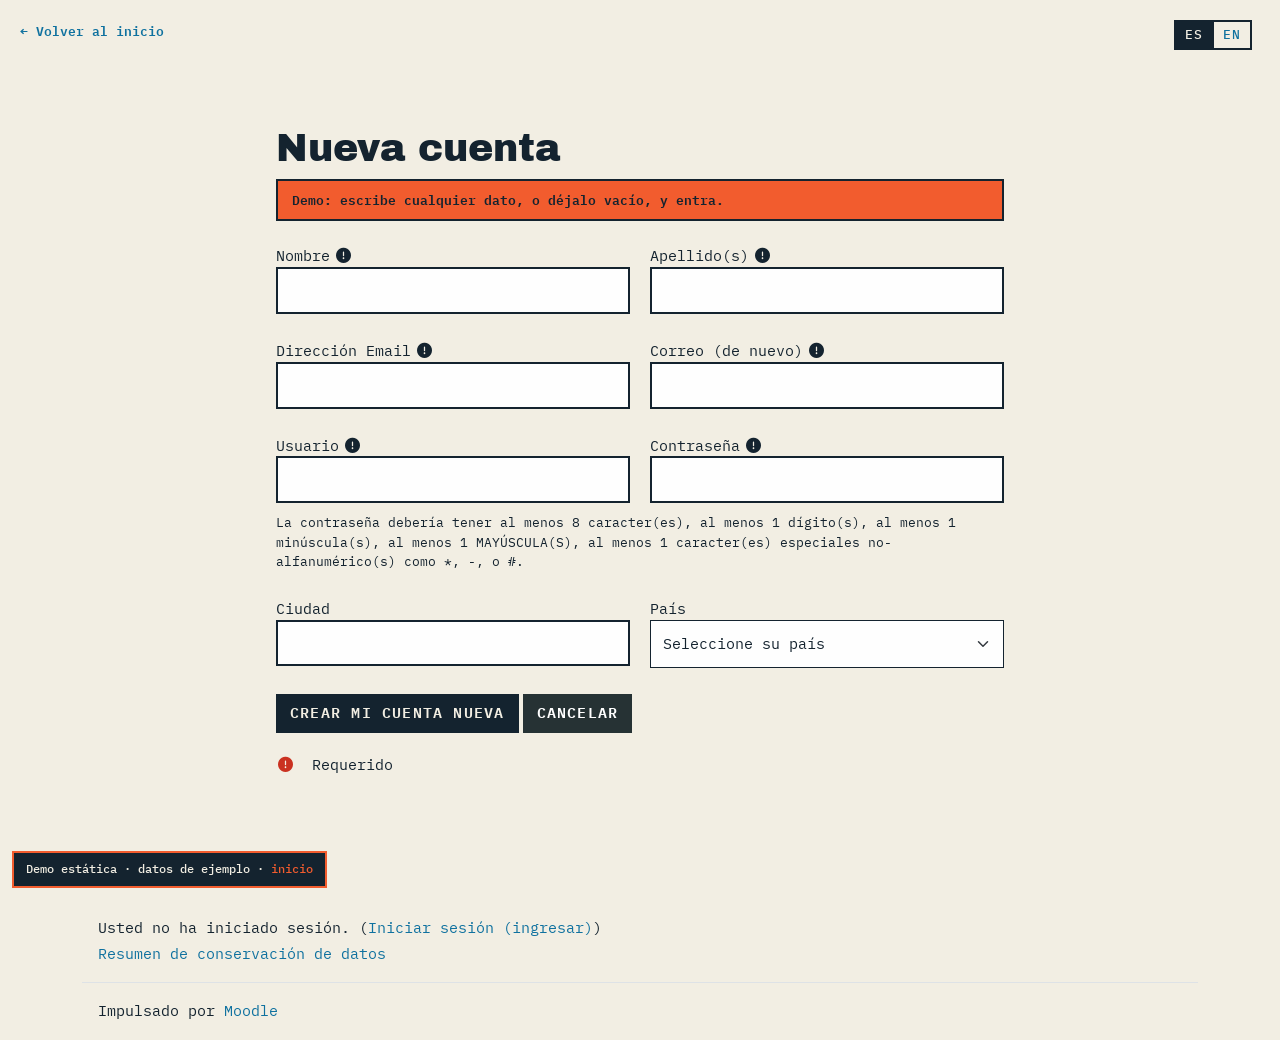
<file: demo/registro.html>
<!DOCTYPE html>

<html  dir="ltr" lang="es-mx" xml:lang="es-mx">
<head>
    <title>Nueva cuenta | G-Academy</title>
    <link rel="shortcut icon" href="recursos/favicon-png-70ead0fc.png" />
    <link rel="stylesheet" href="recursos/login-css-fea83307.css"><meta http-equiv="Content-Type" content="text/html; charset=utf-8" />
<meta name="keywords" content="moodle, Nueva cuenta | G-Academy" />
<link rel="stylesheet" type="text/css" href="recursos/all-131608db.css" />


<link rel="preconnect" href="https://fonts.googleapis.com">
<link rel="preconnect" href="https://fonts.gstatic.com" crossorigin>
<link href="https://fonts.googleapis.com/css2?family=Archivo+Black&family=IBM+Plex+Mono:wght@400;500;600&display=swap" rel="stylesheet"><meta name="robots" content="noindex" />
    <meta name="viewport" content="width=device-width, initial-scale=1.0">
</head>
<body  id="page-login-signup" class="format-site  path-login dir-ltr lang-es_mx yui-skin-sam yui3-skin-sam localhost--8080 pagelayout-login course-1 context-1 notloggedin theme ">
<div class="toast-wrapper mx-auto py-0 fixed-top" role="status" aria-live="polite"></div>

<div id="page-wrapper">

    <div>
    <a class="visually-hidden-focusable" href="#maincontent">Saltar al contenido principal</a>
</div>



<a class="gzback" href="index.html"><span aria-hidden="true">←</span> Volver al inicio</a><nav class="gzlang" aria-label="Idioma / Language"><a href="registro.html" lang="es" aria-current="true">ES</a><a href="registro.html" lang="en">EN</a></nav>

    <div id="page" class="mt-0">
        <div id="page-content" class="min-vh-100 row g-0">
            <aside class="login-layout-left col-lg-6 d-none d-lg-flex">
                <div class="login-layout-left-content">
                        <h1 class="h2 mb-3">Bienvenido a Moodle</h1>
                        <div class="mx-auto mb-4 text-start">
                            Su viaje de aprendizaje inicia aquí. Acceda a cursos, conéctese con sus pares y logre sus objetivos.
                        </div>
                        <p class="mx-auto mb-4">Usted es parte de una comunidad global de aprendizaje</p>
                        <div class="login-layout-stats">
                            <div class="login-layout-stat">
                                <strong class="login-layout-stat-value">500M</strong>
                                <span>usuarios</span>
                            </div>
                            <div class="login-layout-stat">
                                <strong class="login-layout-stat-value">150K</strong>
                                <span>sitios</span>
                            </div>
                            <div class="login-layout-stat">
                                <strong class="login-layout-stat-value">200+</strong>
                                <span>países</span>
                            </div>
                        </div>
                </div>
            </aside>
            <div id="region-main" class="login-layout-right col-12 col-lg-6">
                <div id="region-main-box" class="login-layout-right-content">
                    <div class="login-container">
                        <div role="main"><span id="maincontent" tabindex="-1"></span><div class="signupform">
    <h1 class="login-heading">Nueva cuenta</h1>
    
<form autocomplete="off" action="registro.html" data-demo-form="registro" method="post" accept-charset="utf-8" id="mform1_63XsAMAZHXL1x7F" class="mform full-width-labels">
	<div style="display: none;"><input name="sesskey" type="hidden" value="" />
<input name="_qf__login_signup_form" type="hidden" value="1" />
</div>

<div id="fitem_id_username" class="mb-3 row  fitem    " >
    <div class="col-md-3 col-form-label d-flex pb-0 pe-md-0">
        
                <label id="id_username_label" class="d-inline word-break " for="id_username">
                    Usuario
                </label>
        
        <div class="form-label-addon d-flex align-items-center align-self-start">
                <div class="text-danger" title="Obligatorio" aria-hidden="true">
                    <i class="icon fa fa-circle-exclamation text-danger fa-fw " aria-hidden="true" ></i>
                </div>
            
        </div>
    </div>
    <div class="col-md-9 d-flex flex-wrap align-items-start felement" data-fieldtype="text">
        <input type="text"
                class="form-control "
                name="username"
                id="id_username"
                value=""
                size="12"
                    aria-required="true"
                maxlength="100" autocapitalize="none" >
        <div class="form-control-feedback invalid-feedback" id="id_error_username" >
            
        </div>
    </div>
</div><div id="fitem_id_passwordpolicyinfo" class="mb-3 row  fitem femptylabel   " >
    <div class="col-md-3 col-form-label d-flex pb-0 pe-md-0">
        
        <div class="form-label-addon d-flex align-items-center align-self-start">
            
        </div>
    </div>
    <div class="col-md-9 d-flex flex-wrap align-items-start felement" data-fieldtype="static">
        <div class="form-control-static " data-name="passwordpolicyinfo">
        La contraseña debería tener al menos 8 caracter(es), al menos 1 dígito(s), al menos 1 minúscula(s), al menos 1 MAYÚSCULA(S), al menos 1 caracter(es) especiales no-alfanumérico(s) como *, -, o #.
        </div>
        <div class="form-control-feedback invalid-feedback" id="id_error_passwordpolicyinfo" >
            
        </div>
    </div>
</div><div id="fitem_id_password" class="mb-3 row  fitem    " >
    <div class="col-md-3 col-form-label d-flex pb-0 pe-md-0">
        
                <label id="id_password_label" class="d-inline word-break " for="id_password">
                    Contraseña
                </label>
        
        <div class="form-label-addon d-flex align-items-center align-self-start">
                <div class="text-danger" title="Obligatorio" aria-hidden="true">
                    <i class="icon fa fa-circle-exclamation text-danger fa-fw " aria-hidden="true" ></i>
                </div>
            
        </div>
    </div>
    <div class="col-md-9 d-flex flex-wrap align-items-start felement" data-fieldtype="password">
        <input type="password"
                class="form-control "
                name="password"
                id="id_password"
                value=""
                size="12"
                   aria-required="true"
                maxlength="128" autocomplete="new-password">
        <div class="form-control-feedback invalid-feedback" id="id_error_password" >
            
        </div>
    </div>
</div><div id="fitem_id_email" class="mb-3 row  fitem    " >
    <div class="col-md-3 col-form-label d-flex pb-0 pe-md-0">
        
                <label id="id_email_label" class="d-inline word-break " for="id_email">
                    Dirección Email
                </label>
        
        <div class="form-label-addon d-flex align-items-center align-self-start">
                <div class="text-danger" title="Obligatorio" aria-hidden="true">
                    <i class="icon fa fa-circle-exclamation text-danger fa-fw " aria-hidden="true" ></i>
                </div>
            
        </div>
    </div>
    <div class="col-md-9 d-flex flex-wrap align-items-start felement" data-fieldtype="text">
        <input type="text"
                class="form-control "
                name="email"
                id="id_email"
                value=""
                size="25"
                    aria-required="true"
                maxlength="100" >
        <div class="form-control-feedback invalid-feedback" id="id_error_email" >
            
        </div>
    </div>
</div><div id="fitem_id_email2" class="mb-3 row  fitem    " >
    <div class="col-md-3 col-form-label d-flex pb-0 pe-md-0">
        
                <label id="id_email2_label" class="d-inline word-break " for="id_email2">
                    Correo (de nuevo)
                </label>
        
        <div class="form-label-addon d-flex align-items-center align-self-start">
                <div class="text-danger" title="Obligatorio" aria-hidden="true">
                    <i class="icon fa fa-circle-exclamation text-danger fa-fw " aria-hidden="true" ></i>
                </div>
            
        </div>
    </div>
    <div class="col-md-9 d-flex flex-wrap align-items-start felement" data-fieldtype="text">
        <input type="text"
                class="form-control "
                name="email2"
                id="id_email2"
                value=""
                size="25"
                    aria-required="true"
                maxlength="100" >
        <div class="form-control-feedback invalid-feedback" id="id_error_email2" >
            
        </div>
    </div>
</div><div id="fitem_id_firstname" class="mb-3 row  fitem    " >
    <div class="col-md-3 col-form-label d-flex pb-0 pe-md-0">
        
                <label id="id_firstname_label" class="d-inline word-break " for="id_firstname">
                    Nombre
                </label>
        
        <div class="form-label-addon d-flex align-items-center align-self-start">
                <div class="text-danger" title="Obligatorio" aria-hidden="true">
                    <i class="icon fa fa-circle-exclamation text-danger fa-fw " aria-hidden="true" ></i>
                </div>
            
        </div>
    </div>
    <div class="col-md-9 d-flex flex-wrap align-items-start felement" data-fieldtype="text">
        <input type="text"
                class="form-control "
                name="firstname"
                id="id_firstname"
                value=""
                size="30"
                    aria-required="true"
                maxlength="100" >
        <div class="form-control-feedback invalid-feedback" id="id_error_firstname" >
            
        </div>
    </div>
</div><div id="fitem_id_lastname" class="mb-3 row  fitem    " >
    <div class="col-md-3 col-form-label d-flex pb-0 pe-md-0">
        
                <label id="id_lastname_label" class="d-inline word-break " for="id_lastname">
                    Apellido(s)
                </label>
        
        <div class="form-label-addon d-flex align-items-center align-self-start">
                <div class="text-danger" title="Obligatorio" aria-hidden="true">
                    <i class="icon fa fa-circle-exclamation text-danger fa-fw " aria-hidden="true" ></i>
                </div>
            
        </div>
    </div>
    <div class="col-md-9 d-flex flex-wrap align-items-start felement" data-fieldtype="text">
        <input type="text"
                class="form-control "
                name="lastname"
                id="id_lastname"
                value=""
                size="30"
                    aria-required="true"
                maxlength="100" >
        <div class="form-control-feedback invalid-feedback" id="id_error_lastname" >
            
        </div>
    </div>
</div><div id="fitem_id_city" class="mb-3 row  fitem    " >
    <div class="col-md-3 col-form-label d-flex pb-0 pe-md-0">
        
                <label id="id_city_label" class="d-inline word-break " for="id_city">
                    Ciudad
                </label>
        
        <div class="form-label-addon d-flex align-items-center align-self-start">
            
        </div>
    </div>
    <div class="col-md-9 d-flex flex-wrap align-items-start felement" data-fieldtype="text">
        <input type="text"
                class="form-control "
                name="city"
                id="id_city"
                value=""
                size="20"
                maxlength="120" >
        <div class="form-control-feedback invalid-feedback" id="id_error_city" >
            
        </div>
    </div>
</div><div id="fitem_id_country" class="mb-3 row  fitem    " >
    <div class="col-md-3 col-form-label d-flex pb-0 pe-md-0">
        
                <label id="id_country_label" class="d-inline word-break " for="id_country">
                    País
                </label>
        
        <div class="form-label-addon d-flex align-items-center align-self-start">
            
        </div>
    </div>
    <div class="col-md-9 d-flex flex-wrap align-items-start felement" data-fieldtype="select">
        <select class="form-select
                       
                       "
            name="country"
            id="id_country"
            
            
             >
            <option value="" selected 
                >Seleccione su país</option>
            <option value="AF"  
                >Afganistán</option>
            <option value="AL"  
                >Albania</option>
            <option value="DE"  
                >Alemania</option>
            <option value="AD"  
                >Andorra</option>
            <option value="AO"  
                >Angola</option>
            <option value="AI"  
                >Anguila</option>
            <option value="AQ"  
                >Antártida</option>
            <option value="AG"  
                >Antigua y Barbuda</option>
            <option value="SA"  
                >Arabia Saudita</option>
            <option value="DZ"  
                >Argelia</option>
            <option value="AR"  
                >Argentina</option>
            <option value="AM"  
                >Armenia</option>
            <option value="AW"  
                >Aruba</option>
            <option value="AU"  
                >Australia</option>
            <option value="AT"  
                >Austria</option>
            <option value="AZ"  
                >Azerbaiyán</option>
            <option value="BS"  
                >Bahamas</option>
            <option value="BH"  
                >Bahrein</option>
            <option value="BD"  
                >Bangladesh</option>
            <option value="BB"  
                >Barbados</option>
            <option value="BE"  
                >Bélgica</option>
            <option value="BZ"  
                >Belice</option>
            <option value="BJ"  
                >Benin</option>
            <option value="BM"  
                >Bermuda</option>
            <option value="BY"  
                >Bielorrusia</option>
            <option value="BO"  
                >Bolivia (Estado Plurinacional de)</option>
            <option value="BQ"  
                >Bonaire, Sint Eustatius y Saba</option>
            <option value="BA"  
                >Bosnia y Herzegovina</option>
            <option value="BW"  
                >Botswana</option>
            <option value="BR"  
                >Brasil</option>
            <option value="BN"  
                >Brunei Darussalam</option>
            <option value="BG"  
                >Bulgaria</option>
            <option value="BF"  
                >Burkina Faso</option>
            <option value="BI"  
                >Burundi</option>
            <option value="BT"  
                >Bután</option>
            <option value="CV"  
                >Cabo Verde</option>
            <option value="KH"  
                >Camboya</option>
            <option value="CM"  
                >Camerún</option>
            <option value="CA"  
                >Canadá</option>
            <option value="TD"  
                >Chad</option>
            <option value="CL"  
                >Chile</option>
            <option value="CN"  
                >China</option>
            <option value="CY"  
                >Chipre</option>
            <option value="CO"  
                >Colombia</option>
            <option value="KM"  
                >Comoras</option>
            <option value="CG"  
                >Congo</option>
            <option value="CD"  
                >Congo (la República Democrática del)</option>
            <option value="KR"  
                >Corea (la República de)</option>
            <option value="KP"  
                >Corea (la República Democrática del Pueblo de)</option>
            <option value="CI"  
                >Costa de Marfil</option>
            <option value="CR"  
                >Costa Rica</option>
            <option value="HR"  
                >Croacia</option>
            <option value="CU"  
                >Cuba</option>
            <option value="CW"  
                >Curazao</option>
            <option value="DK"  
                >Dinamarca</option>
            <option value="DJ"  
                >Djibouti</option>
            <option value="DM"  
                >Dominica</option>
            <option value="EC"  
                >Ecuador</option>
            <option value="EG"  
                >Egipto</option>
            <option value="SV"  
                >El Salvador</option>
            <option value="VA"  
                >El Vaticano</option>
            <option value="AE"  
                >Emiratos Árabes Unidos</option>
            <option value="ER"  
                >Eritrea</option>
            <option value="SK"  
                >Eslovaquia</option>
            <option value="SI"  
                >Eslovenia</option>
            <option value="ES"  
                >España</option>
            <option value="US"  
                >Estados Unidos</option>
            <option value="EE"  
                >Estonia</option>
            <option value="SZ"  
                >Eswatini</option>
            <option value="ET"  
                >Etiopía</option>
            <option value="RU"  
                >Federación Rusa</option>
            <option value="PH"  
                >Filipinas</option>
            <option value="FI"  
                >Finlandia</option>
            <option value="FJ"  
                >Fiyi</option>
            <option value="FR"  
                >Francia</option>
            <option value="GA"  
                >Gabón</option>
            <option value="GM"  
                >Gambia</option>
            <option value="GE"  
                >Georgia</option>
            <option value="GS"  
                >Georgia del Sur y las Islas Sandwich del Sur</option>
            <option value="GH"  
                >Ghana</option>
            <option value="GI"  
                >Gibraltar</option>
            <option value="GD"  
                >Granada</option>
            <option value="GR"  
                >Grecia</option>
            <option value="GL"  
                >Groenlandia</option>
            <option value="GP"  
                >Guadalupe</option>
            <option value="GU"  
                >Guam</option>
            <option value="GT"  
                >Guatemala</option>
            <option value="GG"  
                >Guernsey</option>
            <option value="GN"  
                >Guinea</option>
            <option value="GQ"  
                >Guinea Ecuatorial</option>
            <option value="GW"  
                >Guinea-Bissau</option>
            <option value="GY"  
                >Guyana</option>
            <option value="GF"  
                >Guyana Francesa</option>
            <option value="HT"  
                >Haití</option>
            <option value="NL"  
                >Holanda</option>
            <option value="HN"  
                >Honduras</option>
            <option value="HK"  
                >Hong Kong</option>
            <option value="HU"  
                >Hungría</option>
            <option value="IN"  
                >India</option>
            <option value="ID"  
                >Indonesia</option>
            <option value="IQ"  
                >Irak</option>
            <option value="IR"  
                >Irán (República Islámica de)</option>
            <option value="IE"  
                >Irlanda</option>
            <option value="IM"  
                >Isla de Man</option>
            <option value="IS"  
                >Islandia</option>
            <option value="AX"  
                >Islas Åland</option>
            <option value="BV"  
                >Islas Bouvet</option>
            <option value="KY"  
                >Islas Caimán</option>
            <option value="CC"  
                >Islas Cocos</option>
            <option value="CK"  
                >Islas Cook</option>
            <option value="CX"  
                >Islas de Navidad</option>
            <option value="FO"  
                >Islas Faroe</option>
            <option value="HM"  
                >Islas Heard y McDonald</option>
            <option value="FK"  
                >Islas Malvinas</option>
            <option value="MP"  
                >Islas Marianas del Norte</option>
            <option value="MH"  
                >Islas Marshall</option>
            <option value="NF"  
                >Islas Norfolk</option>
            <option value="SB"  
                >Islas Salomón</option>
            <option value="TC"  
                >Islas Turcas y Caicos</option>
            <option value="UM"  
                >Islas Ultramarinas Menores de Estados Unidos</option>
            <option value="VI"  
                >Islas Vírgenes (Americanas)</option>
            <option value="VG"  
                >Islas Vírgenes (Británícas)</option>
            <option value="IL"  
                >Israel</option>
            <option value="IT"  
                >Italia</option>
            <option value="JM"  
                >Jamaica</option>
            <option value="JP"  
                >Japón</option>
            <option value="JE"  
                >Jersey</option>
            <option value="JO"  
                >Jordania</option>
            <option value="KZ"  
                >Kazajstán</option>
            <option value="KE"  
                >Kenia</option>
            <option value="KG"  
                >Kirguistán</option>
            <option value="KI"  
                >Kiribati</option>
            <option value="KW"  
                >Kuwait</option>
            <option value="LA"  
                >Laos</option>
            <option value="LV"  
                >Latvia</option>
            <option value="LS"  
                >Lesotho</option>
            <option value="LB"  
                >Líbano</option>
            <option value="LR"  
                >Liberia</option>
            <option value="LY"  
                >Libia</option>
            <option value="LI"  
                >Liechtenstein</option>
            <option value="LT"  
                >Lituania</option>
            <option value="LU"  
                >Luxemburgo</option>
            <option value="MO"  
                >Macao</option>
            <option value="MK"  
                >Macedonia del Norte</option>
            <option value="MG"  
                >Madagascar</option>
            <option value="MY"  
                >Malasia</option>
            <option value="MW"  
                >Malawi</option>
            <option value="MV"  
                >Maldivas</option>
            <option value="ML"  
                >Mali</option>
            <option value="MT"  
                >Malta</option>
            <option value="MA"  
                >Marruecos</option>
            <option value="MQ"  
                >Martinica</option>
            <option value="MU"  
                >Mauricio</option>
            <option value="MR"  
                >Mauritania</option>
            <option value="YT"  
                >Mayotte</option>
            <option value="MX"  
                >México</option>
            <option value="FM"  
                >Micronesia (Estados Federados de)</option>
            <option value="MD"  
                >Moldovia (la República de)</option>
            <option value="MC"  
                >Mónaco</option>
            <option value="MN"  
                >Mongolia</option>
            <option value="ME"  
                >Montenegro</option>
            <option value="MS"  
                >Montserrat</option>
            <option value="MZ"  
                >Mozambique</option>
            <option value="MM"  
                >Myanmar</option>
            <option value="NA"  
                >Namibia</option>
            <option value="NR"  
                >Naurú</option>
            <option value="NP"  
                >Nepal</option>
            <option value="NI"  
                >Nicaragua</option>
            <option value="NE"  
                >Níger</option>
            <option value="NG"  
                >Nigeria</option>
            <option value="NU"  
                >Niue</option>
            <option value="NO"  
                >Noruega</option>
            <option value="NC"  
                >Nueva Caledonia</option>
            <option value="NZ"  
                >Nueva Zelandia</option>
            <option value="OM"  
                >Omán</option>
            <option value="PK"  
                >Pakistán</option>
            <option value="PW"  
                >Palau</option>
            <option value="PS"  
                >Palestina, Estado de</option>
            <option value="PA"  
                >Panamá</option>
            <option value="PG"  
                >Papúa Nueva Guinea</option>
            <option value="PY"  
                >Paraguay</option>
            <option value="PE"  
                >Perú</option>
            <option value="PN"  
                >Pitcairn</option>
            <option value="PF"  
                >Polinesia Francesa</option>
            <option value="PL"  
                >Polonia</option>
            <option value="PT"  
                >Portugal</option>
            <option value="PR"  
                >Puerto Rico</option>
            <option value="QA"  
                >Qatar</option>
            <option value="GB"  
                >Reino Unido</option>
            <option value="CF"  
                >República Centroafricana</option>
            <option value="CZ"  
                >República Checa</option>
            <option value="DO"  
                >República Dominicana</option>
            <option value="RE"  
                >Reunión</option>
            <option value="RW"  
                >Ruanda</option>
            <option value="RO"  
                >Rumania</option>
            <option value="EH"  
                >Sahara Occidental</option>
            <option value="WS"  
                >Samoa</option>
            <option value="AS"  
                >Samoa Americana</option>
            <option value="BL"  
                >San Bartolomé</option>
            <option value="KN"  
                >San Cristóbal y Nevis</option>
            <option value="SM"  
                >San Marino</option>
            <option value="MF"  
                >San Martín (Porción Francesa)</option>
            <option value="PM"  
                >San Pedro y Miquelon</option>
            <option value="VC"  
                >San Vincente y Las Granadinas</option>
            <option value="SH"  
                >Santa Helena, Ascención y Tristán Da Cunha</option>
            <option value="LC"  
                >Santa Lucía</option>
            <option value="ST"  
                >Santo Tomé y Príncipe</option>
            <option value="SN"  
                >Senegal</option>
            <option value="RS"  
                >Serbia</option>
            <option value="SC"  
                >Seychelles</option>
            <option value="SL"  
                >Sierra Leona</option>
            <option value="SG"  
                >Singapur</option>
            <option value="SX"  
                >Sint Maarten (Porción Holandesa)</option>
            <option value="SY"  
                >Siria</option>
            <option value="SO"  
                >Somalía</option>
            <option value="LK"  
                >Sri Lanka</option>
            <option value="ZA"  
                >Sudáfrica</option>
            <option value="SD"  
                >Sudán</option>
            <option value="SS"  
                >Sudán del Sur</option>
            <option value="SE"  
                >Suecia</option>
            <option value="CH"  
                >Suiza</option>
            <option value="SR"  
                >Surinam</option>
            <option value="SJ"  
                >Svalbard y Jan Mayen</option>
            <option value="TH"  
                >Tailandia</option>
            <option value="TW"  
                >Taiwán</option>
            <option value="TZ"  
                >Tanzania, la República Unida de</option>
            <option value="TJ"  
                >Tayikistán</option>
            <option value="IO"  
                >Territorio Británico del Océano Índico</option>
            <option value="TF"  
                >Territorios Franceses del Sur</option>
            <option value="TL"  
                >Timor-Leste</option>
            <option value="TG"  
                >Togo</option>
            <option value="TK"  
                >Tokelau</option>
            <option value="TO"  
                >Tonga</option>
            <option value="TT"  
                >Trinidad y Tobago</option>
            <option value="TN"  
                >Túnez</option>
            <option value="TM"  
                >Turkmenistán</option>
            <option value="TR"  
                >Turquía</option>
            <option value="TV"  
                >Tuvalu</option>
            <option value="UA"  
                >Ucrania</option>
            <option value="UG"  
                >Uganda</option>
            <option value="UY"  
                >Uruguay</option>
            <option value="UZ"  
                >Uzbekistan</option>
            <option value="VU"  
                >Vanuatu</option>
            <option value="VE"  
                >Venezuela (República Bolivariana de)</option>
            <option value="VN"  
                >Vietnam</option>
            <option value="WF"  
                >Wallis y Futuna</option>
            <option value="YE"  
                >Yemen</option>
            <option value="ZM"  
                >Zambia</option>
            <option value="ZW"  
                >Zimbawe</option>
        </select>
        <div class="form-control-feedback invalid-feedback" id="id_error_country" >
            
        </div>
    </div>
</div><div id="fgroup_id_buttonar" class="mb-3 row  fitem femptylabel   " data-groupname="buttonar">
    <div class="col-md-3 col-form-label d-flex pb-0 pe-md-0">
        
        <div class="form-label-addon d-flex align-items-center align-self-start">
            
        </div>
    </div>
    <div class="col-md-9 d-flex flex-wrap align-items-start felement" data-fieldtype="group">
            <div class="w-100 m-0 p-0 border-0">
                <div class="d-flex flex-wrap align-items-center">
                    
                    <div class="mb-3  fitem  " >
    <span data-fieldtype="submit">
        <input type="submit"
                class="btn
                        btn-primary
                        
                    
                    "
                name="submitbutton"
                id="id_submitbutton"
                value="Crear mi cuenta nueva"
                 >
    </span>
    <div class="form-control-feedback invalid-feedback" id="id_error_submitbutton" >
        
    </div>
</div>
                     
                    <div class="mb-3  fitem   btn-cancel" >
    <span data-fieldtype="submit">
        <input type="submit"
                class="btn
                        
                        btn-secondary
                    
                    "
                name="cancel"
                id="id_cancel"
                value="Cancelar"
                data-skip-validation="1" data-cancel="1" onclick="skipClientValidation = true; return true;" >
    </span>
    <div class="form-control-feedback invalid-feedback" id="id_error_cancel" >
        
    </div>
</div>
                </div>
            </div>
        <div class="form-control-feedback invalid-feedback" id="fgroup_id_error_buttonar" >
            
        </div>
    </div>
</div>
		<div class="fdescription required" aria-hidden="true"><i class="icon fa fa-circle-exclamation text-danger fa-fw " aria-hidden="true"  title="Campo requerido"></i> Requerido</div>
</form>

</div></div>
                    </div>
                </div>
            </div>
        </div>
    </div>
    
    <footer id="page-footer" class="footer-popover bg-white">
        <div data-region="footer-container-popover">
            <button class="btn btn-icon rounded-circle bg-secondary btn-footer-popover" data-action="footer-popover" aria-label="Mostrar pie de página">
                <i class="icon fa fa-question fa-fw " aria-hidden="true" ></i>
            </button>
        </div>
        <div class="footer-content-popover container" data-region="footer-content-popover">
            <div class="footer-section p-3 border-bottom">
                <div class="logininfo">
                    <div class="logininfo">Usted no ha iniciado sesión. (<a href="acceso.html">Iniciar sesión (ingresar)</a>)</div>
                </div>
                <div class="tool_usertours-resettourcontainer">
                </div>
                <div class="tool_dataprivacy"><a href="#" data-demo="no">Resumen de conservación de datos</a></div>
                





            </div>
            <div class="footer-section p-3">
                <div>Impulsado por <a href="https://moodle.com">Moodle</a></div>
            </div>
        </div>
    
        <div class="footer-content-debugging footer-dark bg-dark text-light">
            <div class="container-fluid footer-dark-inner">
                
            </div>
        </div>
    </footer>
</div>


<script src="recursos/demo.js"></script></body></html>
</file>
<file: demo/recursos/geoz-css-666b31b8.css>
:root{--paper:#F2EEE3;--ink:#14232F;--steel:#0F719F;--cyan:#21A6CC;--orange:#F25C2E;--slate:#263234;--mist:#A0BEC6;--white:#FEFEFE;
--display:"Archivo Black","Arial Black",sans-serif;--mono:"IBM Plex Mono",ui-monospace,"Courier New",monospace}
*{box-sizing:border-box}
html{scroll-behavior:smooth;scroll-padding-top:80px}
body{margin:0;background:var(--paper);color:var(--ink);font:15px/1.6 var(--mono)}
h1,h2,h3{font-family:var(--display);font-weight:400;line-height:1.08;margin:0}
h1{font-size:clamp(36px,6vw,68px)}h2{font-size:clamp(26px,4vw,38px)}h3{font-size:20px}
p{margin:0}a{color:var(--steel)}
:focus-visible{outline:3px solid var(--orange);outline-offset:2px}
.wrap{max-width:1160px;margin:0 auto;padding:0 20px}
.label{font-size:12px;font-weight:600;text-transform:uppercase;letter-spacing:.12em;color:var(--steel)}
.demo{background:var(--ink);color:var(--paper);font-size:12px;padding:6px 16px;text-align:center}
.btn{display:inline-block;font:600 13px var(--mono);text-transform:uppercase;letter-spacing:.08em;padding:13px 20px;border:2px solid var(--ink);background:var(--ink);color:var(--paper);text-decoration:none;cursor:pointer}
.btn:hover{background:var(--steel);border-color:var(--steel);color:var(--paper)}
.btn.ghost{background:transparent;color:var(--ink)}.btn.ghost:hover{background:var(--ink);border-color:var(--ink);color:var(--paper)}
.btn.accent{background:var(--orange);color:var(--ink)}.btn.accent:hover{background:var(--ink);border-color:var(--ink);color:var(--orange)}
.brand{display:inline-flex;align-items:center;gap:12px;font:22px var(--display);color:var(--ink);text-decoration:none}.brand img{width:48px;height:48px;flex:0 0 auto}.bar .brand img{width:38px;height:38px}

.head{padding:16px 0;border-bottom:2px solid var(--ink);background:var(--white)}
.head .wrap{display:flex;justify-content:space-between;align-items:center;gap:12px}
.bar{position:fixed;top:0;left:0;right:0;z-index:10;background:var(--white);border-bottom:2px solid var(--ink);padding:10px 0;transform:translateY(-110%);visibility:hidden;transition:transform .2s ease,visibility .2s}
.bar.show{transform:none;visibility:visible}
.bar .wrap{display:flex;justify-content:space-between;align-items:center;gap:12px}
.bar .acts{display:flex;gap:8px}
.bar .btn{padding:9px 14px}

.hero{border-bottom:4px solid var(--ink)}
.hero .wrap{display:grid;grid-template-columns:minmax(0,1.1fr) minmax(0,.9fr);gap:36px;align-items:center;padding-top:48px;padding-bottom:48px}
.hero .txt{display:grid;gap:18px;justify-items:start}
.acts{display:flex;flex-wrap:wrap;gap:10px}
.art{border:2px solid var(--ink);aspect-ratio:340/300;overflow:hidden;background:var(--ink)}
.art svg{display:block;width:100%;height:100%}
.bin{font-family:var(--mono)}.art-t{font-family:var(--display)}

.pills-sec{padding:40px 0 48px}
.pills-sec header{display:grid;gap:6px;margin-bottom:16px}
.pills{display:flex;flex-wrap:wrap;gap:8px}
.pill{font:600 14px var(--mono);padding:9px 16px;border:2px solid var(--ink);background:var(--white);color:var(--ink);cursor:pointer}
.pill:hover{background:var(--mist)}
.pill[aria-pressed=true]{background:var(--ink);color:var(--paper)}
.pill small{font-weight:400;font-size:12px;margin-left:6px}
.courses{display:grid;grid-template-columns:repeat(auto-fill,minmax(270px,1fr));gap:14px;margin-top:20px}
.course{border:2px solid var(--ink);background:var(--white);display:flex;flex-direction:column;transition:box-shadow .15s ease}
.course:hover,.course:focus-within{box-shadow:5px 5px 0 rgba(20,35,47,.85)}
.cover{--bg:var(--cyan);--fg:var(--ink);height:110px;border-bottom:2px solid var(--ink);background-color:var(--bg)}
.p-dots{background-image:radial-gradient(var(--fg) 1.2px,transparent 1.5px);background-size:7px 7px}
.p-diag{background-image:linear-gradient(45deg,var(--fg) 12.5%,transparent 12.5% 50%,var(--fg) 50% 62.5%,transparent 62.5%);background-size:8px 8px}
.p-lines{background-image:repeating-linear-gradient(0deg,var(--fg) 0 1.5px,transparent 1.5px 6px)}
.p-cross{background-image:linear-gradient(45deg,var(--fg) 8%,transparent 8% 50%,var(--fg) 50% 58%,transparent 58%),linear-gradient(-45deg,var(--fg) 8%,transparent 8% 50%,var(--fg) 50% 58%,transparent 58%);background-size:10px 10px}
.p-polka{background-image:radial-gradient(var(--fg) 2.6px,transparent 3px),radial-gradient(var(--fg) 2.6px,transparent 3px);background-size:14px 14px;background-position:0 0,7px 7px}
.p-grid{background-image:repeating-linear-gradient(90deg,var(--fg) 0 2px,transparent 2px 16px),repeating-linear-gradient(0deg,var(--fg) 0 1px,transparent 1px 8px)}
.p-bin,.p-wkb,.p-wkt{position:relative;overflow:hidden}
.p-bin::before,.p-wkb::before,.p-wkt::before{content:"";position:absolute;inset:0;pointer-events:none;background:var(--fg)}
.p-bin::before{-webkit-mask:url("mask-bin-svg-edcefa9d.svg") 0 0/300px 120px repeat;mask:url("mask-bin-svg-edcefa9d.svg") 0 0/300px 120px repeat}
.p-wkb::before{-webkit-mask:url("mask-wkb-svg-008f8fc0.svg") 0 0/300px 120px repeat;mask:url("mask-wkb-svg-008f8fc0.svg") 0 0/300px 120px repeat}
.p-wkt::before{-webkit-mask:url("mask-wkt-svg-190996c0.svg") 0 0/300px 120px repeat;mask:url("mask-wkt-svg-190996c0.svg") 0 0/300px 120px repeat}
.c-cyan{--bg:var(--cyan);--fg:var(--ink)}.c-orange{--bg:var(--orange);--fg:var(--ink)}.c-mist{--bg:var(--mist);--fg:var(--ink)}.c-steel{--bg:var(--steel);--fg:var(--paper)}.c-white{--bg:var(--white);--fg:var(--ink)}.c-ink{--bg:var(--ink);--fg:var(--paper)}.c-slate{--bg:var(--slate);--fg:var(--mist)}
.course .body{padding:14px;display:grid;gap:10px;align-content:start}
.tags{display:flex;flex-wrap:wrap;gap:6px}.tag{border:1px solid var(--ink);padding:0 7px;font-size:12px}

.band{background:var(--white);border-top:2px solid var(--ink);border-bottom:2px solid var(--ink);padding:48px 0}
.steps{display:grid;grid-template-columns:repeat(3,minmax(0,1fr));gap:14px;margin-top:20px}
.step{border-top:4px solid var(--ink);padding-top:12px;display:grid;gap:8px;align-content:start}
.step b{font:30px/1 var(--display);color:var(--steel)}
.feature{padding:48px 0}
.feature .wrap{display:grid;grid-template-columns:minmax(0,1fr) minmax(0,1fr);gap:28px;align-items:center}
.feature .txt{display:grid;gap:12px}
.demoBox{border:2px solid var(--ink);background:var(--white);padding:16px;display:grid;gap:8px}
.meter{height:14px;border:2px solid var(--ink)}.meter i{display:block;height:100%;width:35%;background:var(--steel)}
.cta{background:var(--ink);color:var(--paper);padding:48px 0;text-align:center}
.cta h2{color:var(--paper)}.cta .wrap{display:grid;gap:16px;justify-items:center}
.cta .btn.ghost{color:var(--paper);border-color:var(--paper)}
footer{padding:20px 0;font-size:13px}
@media (max-width:800px){.hero .wrap,.feature .wrap{grid-template-columns:minmax(0,1fr)}.steps{grid-template-columns:minmax(0,1fr)}}
@media (max-width:480px){.bar .btn{padding:8px 9px;font-size:11px;letter-spacing:.04em}.brand{font-size:18px}}
@media (prefers-reduced-motion:reduce){html{scroll-behavior:auto}.bar,.course{transition:none}}

[data-screen]{display:none}[data-screen].on{display:block}
.guide{background:var(--slate);color:var(--paper);font-size:12px;padding:8px 0}
.guide .wrap{display:flex;gap:6px 14px;flex-wrap:wrap;align-items:center}
.guide a{color:var(--paper);text-decoration:none;padding:2px 6px;border:1px solid transparent}.guide a:hover{border-color:var(--mist)}
.guide a[aria-current]{background:var(--orange);color:var(--ink);font-weight:600}
.page{padding:40px 20px 64px}.stack{display:grid;gap:16px}
.count{font-size:13px}.course a.more{font-weight:600}
.hdcourse{display:grid;grid-template-columns:minmax(0,260px) minmax(0,1fr);border:2px solid var(--ink);background:var(--white);margin-bottom:24px}
.hdcourse .cover{height:auto;min-height:170px;border-bottom:0;border-right:2px solid var(--ink)}
.hdcourse .body{padding:20px;display:grid;gap:12px;justify-items:start}
.twoc{display:grid;grid-template-columns:minmax(0,1fr) minmax(0,320px);gap:24px;align-items:start}
.secs{list-style:none;margin:0;padding:0;display:grid;gap:8px}
.secs li{display:grid;grid-template-columns:30px minmax(0,1fr) auto;gap:10px;align-items:center;border:2px solid var(--ink);background:var(--white);padding:12px 14px}
.secs li b{font:18px var(--display);color:var(--steel)}
.secs li.lock{background:transparent;border-style:dashed;color:var(--slate)}
.secs li.lock b{color:var(--slate)}
.secs svg{width:18px;height:18px;display:block}
.chip{font-size:12px;font-weight:600;border:1px solid var(--ink);padding:0 7px;white-space:nowrap}.chip.free{background:var(--mist)}.chip.done{background:var(--ink);color:var(--paper)}
.card{border:2px solid var(--ink);background:var(--white);padding:18px;display:grid;gap:12px}
.card.dark{background:var(--ink);color:var(--paper)}.card.dark .label{color:var(--mist)}
.narrow{max-width:460px;margin:0 auto}
label{display:grid;gap:4px;font-weight:600;font-size:13px}
input{font:15px var(--mono);padding:10px;border:2px solid var(--ink);background:var(--white);color:var(--ink);border-radius:0;width:100%}
.mail{border:2px solid var(--ink);background:var(--white)}.mail header{border-bottom:2px solid var(--ink);padding:12px 16px;font-size:13px}.mail div{padding:16px;display:grid;gap:12px;justify-items:start}
.price{font:30px/1.1 var(--display)}.note{font-size:13px}
.meter i{transition:none}
@media (max-width:800px){.twoc,.hdcourse{grid-template-columns:minmax(0,1fr)}.hdcourse .cover{min-height:100px;border-right:0;border-bottom:2px solid var(--ink)}}

.guide button{font:inherit;color:var(--paper);background:none;border:1px solid transparent;padding:2px 8px;cursor:pointer}.guide button[aria-pressed=true]{background:var(--orange);color:var(--ink);font-weight:600}
.layout{display:grid;grid-template-columns:230px minmax(0,1fr);gap:24px;max-width:1320px;margin:0 auto;padding:32px 20px 64px}
.layout.pub{grid-template-columns:minmax(0,1fr);max-width:1160px}.layout.pub .side{display:none}
.side ul{list-style:none;margin:0;padding:0;display:grid;gap:4px;position:sticky;top:16px}
.side a{display:flex;align-items:center;gap:10px;padding:9px 12px;color:var(--ink);text-decoration:none;border-left:4px solid transparent}
.side a:hover{background:var(--white);border-color:var(--steel)}.side a.on{background:var(--white);border-color:var(--ink);font-weight:600}.side img{width:24px;height:24px;object-fit:contain}
.intro{border-bottom:4px solid var(--ink);padding-bottom:14px;margin-bottom:20px;display:grid;gap:6px}.intro h1{font-size:clamp(30px,5vw,44px)}
.tabs{display:flex;gap:0;margin-bottom:14px}.tab{font:600 13px var(--mono);text-transform:uppercase;letter-spacing:.08em;padding:10px 16px;border:2px solid var(--ink);background:transparent;color:var(--ink);cursor:pointer}.tab+.tab{border-left:0}.tab[aria-selected=true]{background:var(--ink);color:var(--paper)}
.tools{display:flex;flex-wrap:wrap;gap:12px;align-items:center;margin-bottom:16px}.search{max-width:320px}
.pathhead{border:2px solid var(--ink);background:var(--white);padding:16px;margin-bottom:14px;display:grid;gap:6px}
.order{font:18px var(--display);color:var(--steel)}.state{font-size:13px;font-weight:600}.course .body{flex:1}.course .btn{justify-self:start;padding:9px 12px}
@media (max-width:800px){.layout{grid-template-columns:minmax(0,1fr)}.side ul{position:static;display:flex;overflow-x:auto}.side a{white-space:nowrap}}

.course .cover{position:relative}.badge{position:absolute;top:10px;left:10px;font:600 12px var(--mono);padding:2px 8px;border:2px solid var(--ink)}
.st-none{background:var(--white);color:var(--ink)}.st-trial{background:var(--orange);color:var(--ink)}.st-full{background:var(--ink);color:var(--paper)}.st-done{background:var(--mist);color:var(--ink)}
.course.mine{border-width:4px}.course .acts .btn{padding:9px 12px}.leave{font-size:13px;color:var(--slate);justify-self:start}
.st-owned{background:var(--cyan);color:var(--ink)}button.leave{background:none;border:0;padding:0;text-decoration:underline;cursor:pointer;font-family:var(--mono)}
</file>
<file: demo/recursos/login-css-fea83307.css>
/* Selector de idioma compacto */
.gzlang{position:absolute;top:16px;right:20px;z-index:20;display:flex;font:600 12px "IBM Plex Mono",monospace;letter-spacing:.08em}
.gzlang a{padding:4px 9px;border:2px solid #14232F;color:#14232F;text-decoration:none;background:transparent}
.gzlang a+a{border-left:0}
.gzlang a:hover{background:#A0BEC6;color:#14232F}
.gzlang a[aria-current]{background:#14232F;color:#F2EEE3}
.path-login .login-languagemenu{display:none!important}
/* Registro: dos columnas agrupadas por tema */
#page-login-signup .login-container,#page-login-signup .login-wrapper,#page-login-signup .loginform{max-width:760px!important;width:100%}
#page-login-signup form.mform{display:grid;grid-template-columns:repeat(2,minmax(0,1fr));gap:18px 20px}
#page-login-signup form.mform>.fitem{margin:0!important;display:block;min-width:0}
#page-login-signup form.mform>.fitem>[class*=col-md-]{width:100%;max-width:100%;padding-left:0;padding-right:0}
#page-login-signup form.mform input.form-control,#page-login-signup form.mform select{width:100%;max-width:100%}
#page-login-signup form.mform>#fitem_id_passwordpolicyinfo{grid-column:1/-1;font-size:13px;margin-top:-8px!important}
#fitem_id_passwordpolicyinfo>.col-form-label{display:none!important}
#page-login-signup form.mform>*{order:20}
#page-login-signup form.mform>[id^=fitem_id_firstname]{order:1}
#page-login-signup form.mform>#fitem_id_lastname{order:2}
#page-login-signup form.mform>#fitem_id_email{order:3}
#page-login-signup form.mform>#fitem_id_email2{order:4}
#page-login-signup form.mform>#fitem_id_username{order:5}
#page-login-signup form.mform>#fitem_id_password{order:6}
#page-login-signup form.mform>#fitem_id_passwordpolicyinfo{order:7}
#page-login-signup form.mform>#fitem_id_city{order:8}
#page-login-signup form.mform>#fitem_id_country{order:9}
#page-login-signup form.mform>[id^=fgroup_id_buttonar]{grid-column:1/-1}
@media (max-width:640px){#page-login-signup form.mform{grid-template-columns:minmax(0,1fr)}}
.gzlang{border:0!important;padding:0!important;background:transparent!important;box-shadow:none!important;gap:0}
.gzlang a{margin:0!important;line-height:1.4;outline:0}
#page-login-signup form.mform select{min-height:48px;height:48px}
#page-login-signup .login-layout-right-content,#page-login-signup .login-layout-right,#page-login-signup #region-main,#page-login-signup .login-container>*{max-width:760px!important;width:100%!important}
#page-login-signup .login-layout-right{flex:0 0 100%!important}
#page-login-signup .login-layout-right-content,#page-login-signup .login-container{margin-left:auto!important;margin-right:auto!important}
#page-login-signup .login-layout-right{max-width:100%!important;width:100%!important;margin:0!important}
#page-login-signup #region-main,#page-login-signup .login-container>*{margin-left:auto!important;margin-right:auto!important}
.gzlang{gap:0!important}
#page-login-signup form.mform{box-sizing:border-box;width:100%;margin:0;padding:0}
@media (max-width:640px){#page-login-signup .login-layout-right{padding:72px 16px 32px!important}#page-login-signup .login-container>*{padding-left:0!important;padding-right:0!important}}
.gzback{position:absolute;top:16px;left:20px;z-index:20;padding:4px 0;font:600 13px "IBM Plex Mono",monospace;color:#14232F;text-decoration:none}
.gzback:hover{color:#0F719F;text-decoration:underline}
/* Acceso: fondo binario/WKT/WKB como imagen estática (se genera una vez; no se dibuja en el navegador) */
#page-login-index{background:#F2EEE3 url("login-fondo-webp-ee4195ce.webp") center/cover no-repeat fixed}
#page-login-index #page,#page-login-index #page-content,#page-login-index .login-layout-right,#page-login-index #page-wrapper,#page-login-index #topofscroll,#page-login-index .main-inner,#page-login-index #region-main,#page-login-index #region-main-box{background:transparent!important}
</file>
